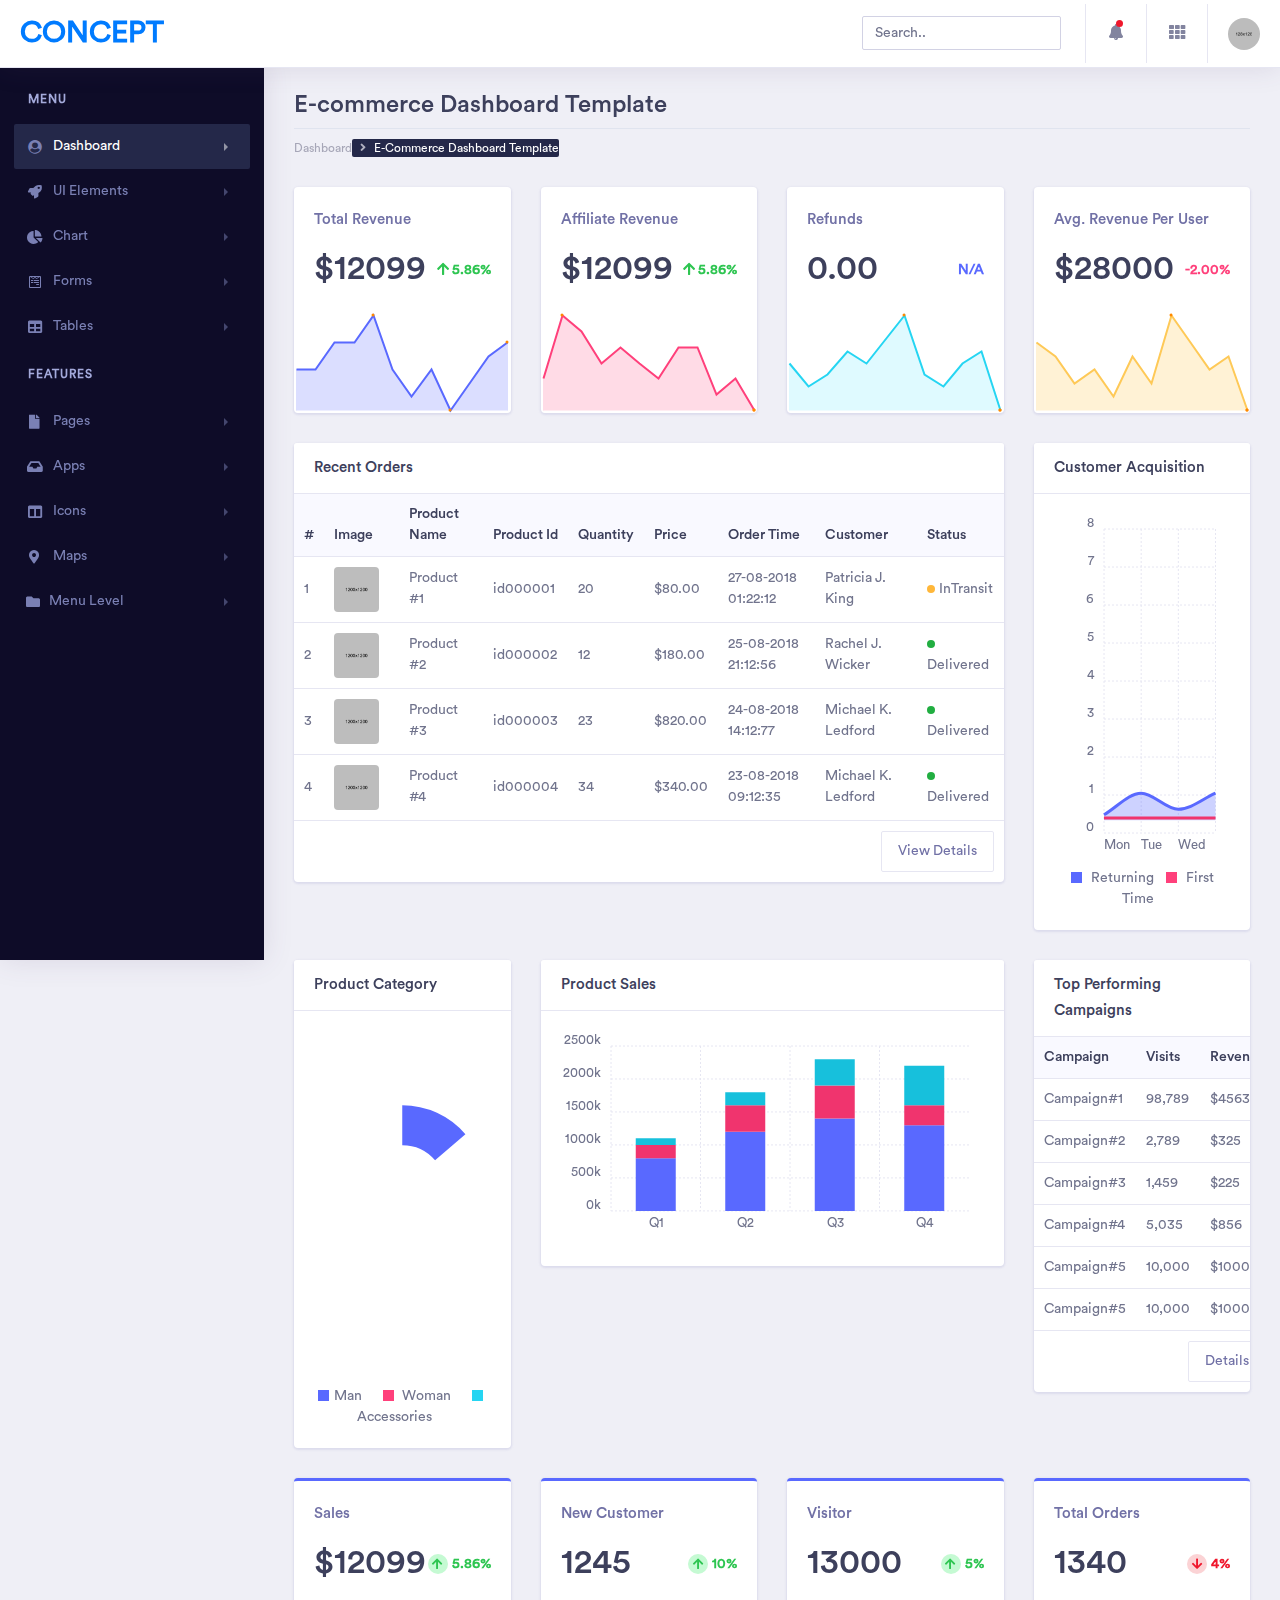
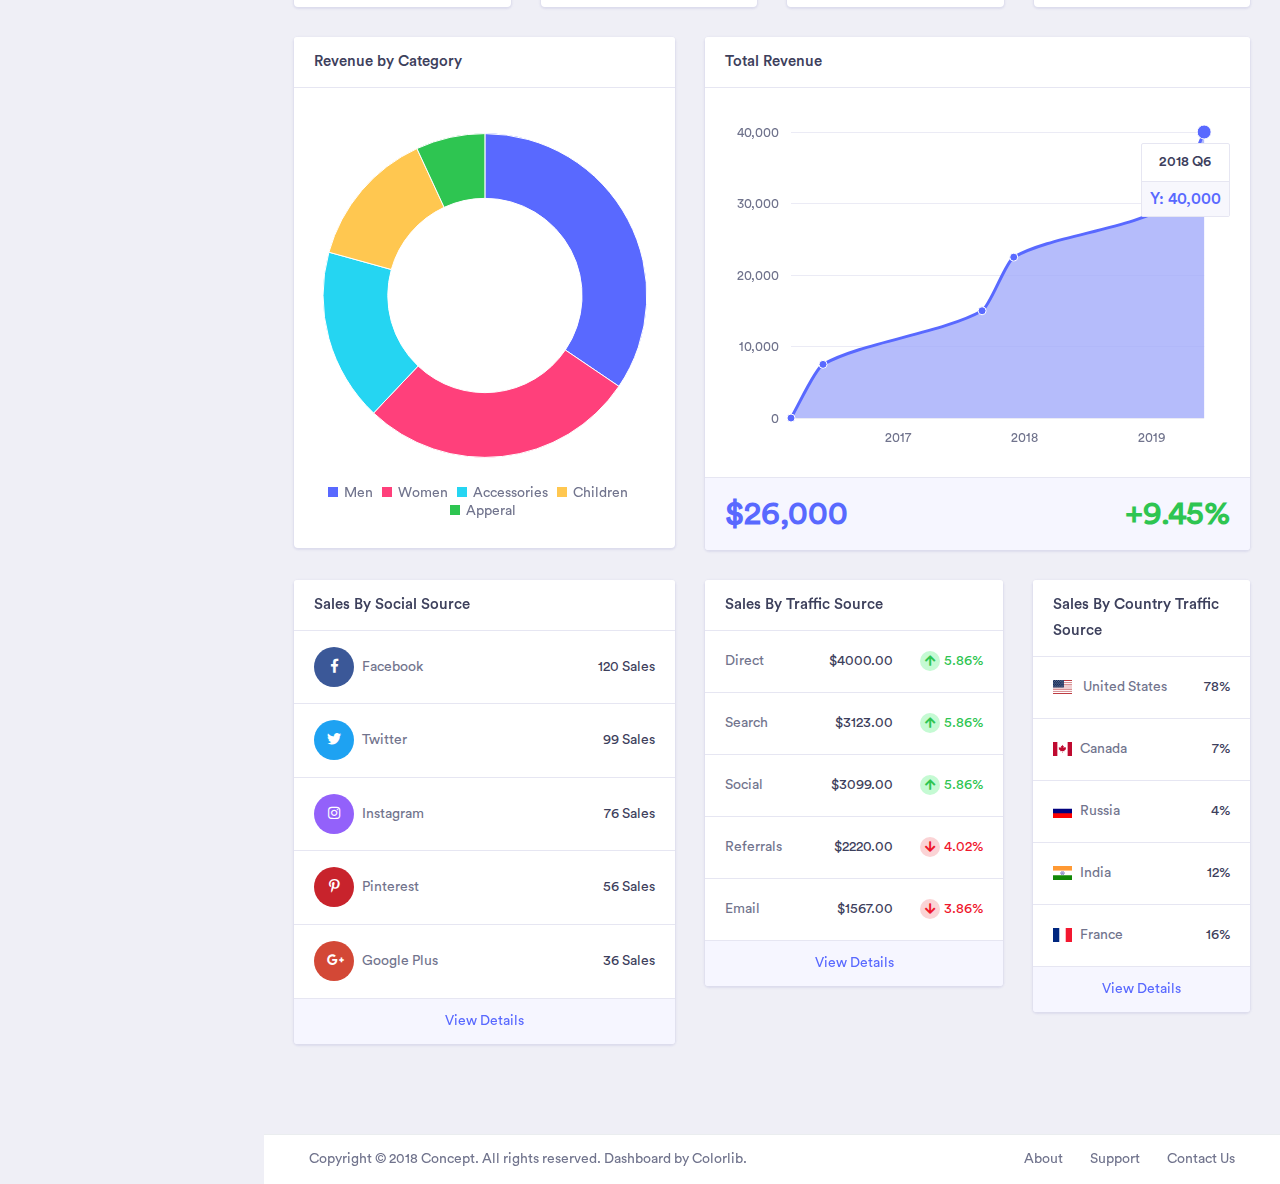
<file: eCom/concept-master/index.html>
<!doctype html>
<html lang="en">
 
<head>
    <!-- Required meta tags -->
    <meta charset="utf-8">
    <meta name="viewport" content="width=device-width, initial-scale=1, shrink-to-fit=no">
    <!-- Bootstrap CSS -->
    <link rel="stylesheet" href="assets/vendor/bootstrap/css/bootstrap.min.css">
    <link href="assets/vendor/fonts/circular-std/style.css" rel="stylesheet">
    <link rel="stylesheet" href="assets/libs/css/style.css">
    <link rel="stylesheet" href="assets/vendor/fonts/fontawesome/css/fontawesome-all.css">
    <link rel="stylesheet" href="assets/vendor/charts/chartist-bundle/chartist.css">
    <link rel="stylesheet" href="assets/vendor/charts/morris-bundle/morris.css">
    <link rel="stylesheet" href="assets/vendor/fonts/material-design-iconic-font/css/materialdesignicons.min.css">
    <link rel="stylesheet" href="assets/vendor/charts/c3charts/c3.css">
    <link rel="stylesheet" href="assets/vendor/fonts/flag-icon-css/flag-icon.min.css">
    <title>Concept - Bootstrap 4 Admin Dashboard Template</title>
</head>

<body>
    <!-- ============================================================== -->
    <!-- main wrapper -->
    <!-- ============================================================== -->
    <div class="dashboard-main-wrapper">
        <!-- ============================================================== -->
        <!-- navbar -->
        <!-- ============================================================== -->
        <div class="dashboard-header">
            <nav class="navbar navbar-expand-lg bg-white fixed-top">
                <a class="navbar-brand" href="index.html">Concept</a>
                <button class="navbar-toggler" type="button" data-toggle="collapse" data-target="#navbarSupportedContent" aria-controls="navbarSupportedContent" aria-expanded="false" aria-label="Toggle navigation">
                    <span class="navbar-toggler-icon"></span>
                </button>
                <div class="collapse navbar-collapse " id="navbarSupportedContent">
                    <ul class="navbar-nav ml-auto navbar-right-top">
                        <li class="nav-item">
                            <div id="custom-search" class="top-search-bar">
                                <input class="form-control" type="text" placeholder="Search..">
                            </div>
                        </li>
                        <li class="nav-item dropdown notification">
                            <a class="nav-link nav-icons" href="#" id="navbarDropdownMenuLink1" data-toggle="dropdown" aria-haspopup="true" aria-expanded="false"><i class="fas fa-fw fa-bell"></i> <span class="indicator"></span></a>
                            <ul class="dropdown-menu dropdown-menu-right notification-dropdown">
                                <li>
                                    <div class="notification-title"> Notification</div>
                                    <div class="notification-list">
                                        <div class="list-group">
                                            <a href="#" class="list-group-item list-group-item-action active">
                                                <div class="notification-info">
                                                    <div class="notification-list-user-img"><img src="assets/images/avatar-2.jpg" alt="" class="user-avatar-md rounded-circle"></div>
                                                    <div class="notification-list-user-block"><span class="notification-list-user-name">Jeremy Rakestraw</span>accepted your invitation to join the team.
                                                        <div class="notification-date">2 min ago</div>
                                                    </div>
                                                </div>
                                            </a>
                                            <a href="#" class="list-group-item list-group-item-action">
                                                <div class="notification-info">
                                                    <div class="notification-list-user-img"><img src="assets/images/avatar-3.jpg" alt="" class="user-avatar-md rounded-circle"></div>
                                                    <div class="notification-list-user-block"><span class="notification-list-user-name">John Abraham </span>is now following you
                                                        <div class="notification-date">2 days ago</div>
                                                    </div>
                                                </div>
                                            </a>
                                            <a href="#" class="list-group-item list-group-item-action">
                                                <div class="notification-info">
                                                    <div class="notification-list-user-img"><img src="assets/images/avatar-4.jpg" alt="" class="user-avatar-md rounded-circle"></div>
                                                    <div class="notification-list-user-block"><span class="notification-list-user-name">Monaan Pechi</span> is watching your main repository
                                                        <div class="notification-date">2 min ago</div>
                                                    </div>
                                                </div>
                                            </a>
                                            <a href="#" class="list-group-item list-group-item-action">
                                                <div class="notification-info">
                                                    <div class="notification-list-user-img"><img src="assets/images/avatar-5.jpg" alt="" class="user-avatar-md rounded-circle"></div>
                                                    <div class="notification-list-user-block"><span class="notification-list-user-name">Jessica Caruso</span>accepted your invitation to join the team.
                                                        <div class="notification-date">2 min ago</div>
                                                    </div>
                                                </div>
                                            </a>
                                        </div>
                                    </div>
                                </li>
                                <li>
                                    <div class="list-footer"> <a href="#">View all notifications</a></div>
                                </li>
                            </ul>
                        </li>
                        <li class="nav-item dropdown connection">
                            <a class="nav-link" href="#" id="navbarDropdown" role="button" data-toggle="dropdown" aria-haspopup="true" aria-expanded="false"> <i class="fas fa-fw fa-th"></i> </a>
                            <ul class="dropdown-menu dropdown-menu-right connection-dropdown">
                                <li class="connection-list">
                                    <div class="row">
                                        <div class="col-xl-4 col-lg-4 col-md-6 col-sm-12 col-12 ">
                                            <a href="#" class="connection-item"><img src="assets/images/github.png" alt="" > <span>Github</span></a>
                                        </div>
                                        <div class="col-xl-4 col-lg-4 col-md-6 col-sm-12 col-12 ">
                                            <a href="#" class="connection-item"><img src="assets/images/dribbble.png" alt="" > <span>Dribbble</span></a>
                                        </div>
                                        <div class="col-xl-4 col-lg-4 col-md-6 col-sm-12 col-12 ">
                                            <a href="#" class="connection-item"><img src="assets/images/dropbox.png" alt="" > <span>Dropbox</span></a>
                                        </div>
                                    </div>
                                    <div class="row">
                                        <div class="col-xl-4 col-lg-4 col-md-6 col-sm-12 col-12 ">
                                            <a href="#" class="connection-item"><img src="assets/images/bitbucket.png" alt=""> <span>Bitbucket</span></a>
                                        </div>
                                        <div class="col-xl-4 col-lg-4 col-md-6 col-sm-12 col-12 ">
                                            <a href="#" class="connection-item"><img src="assets/images/mail_chimp.png" alt="" ><span>Mail chimp</span></a>
                                        </div>
                                        <div class="col-xl-4 col-lg-4 col-md-6 col-sm-12 col-12 ">
                                            <a href="#" class="connection-item"><img src="assets/images/slack.png" alt="" > <span>Slack</span></a>
                                        </div>
                                    </div>
                                </li>
                                <li>
                                    <div class="conntection-footer"><a href="#">More</a></div>
                                </li>
                            </ul>
                        </li>
                        <li class="nav-item dropdown nav-user">
                            <a class="nav-link nav-user-img" href="#" id="navbarDropdownMenuLink2" data-toggle="dropdown" aria-haspopup="true" aria-expanded="false"><img src="assets/images/avatar-1.jpg" alt="" class="user-avatar-md rounded-circle"></a>
                            <div class="dropdown-menu dropdown-menu-right nav-user-dropdown" aria-labelledby="navbarDropdownMenuLink2">
                                <div class="nav-user-info">
                                    <h5 class="mb-0 text-white nav-user-name">John Abraham </h5>
                                    <span class="status"></span><span class="ml-2">Available</span>
                                </div>
                                <a class="dropdown-item" href="#"><i class="fas fa-user mr-2"></i>Account</a>
                                <a class="dropdown-item" href="#"><i class="fas fa-cog mr-2"></i>Setting</a>
                                <a class="dropdown-item" href="#"><i class="fas fa-power-off mr-2"></i>Logout</a>
                            </div>
                        </li>
                    </ul>
                </div>
            </nav>
        </div>
        <!-- ============================================================== -->
        <!-- end navbar -->
        <!-- ============================================================== -->
        <!-- ============================================================== -->
        <!-- left sidebar -->
        <!-- ============================================================== -->
        <div class="nav-left-sidebar sidebar-dark">
            <div class="menu-list">
                <nav class="navbar navbar-expand-lg navbar-light">
                    <a class="d-xl-none d-lg-none" href="#">Dashboard</a>
                    <button class="navbar-toggler" type="button" data-toggle="collapse" data-target="#navbarNav" aria-controls="navbarNav" aria-expanded="false" aria-label="Toggle navigation">
                        <span class="navbar-toggler-icon"></span>
                    </button>
                    <div class="collapse navbar-collapse" id="navbarNav">
                        <ul class="navbar-nav flex-column">
                            <li class="nav-divider">
                                Menu
                            </li>
                            <li class="nav-item ">
                                <a class="nav-link active" href="#" data-toggle="collapse" aria-expanded="false" data-target="#submenu-1" aria-controls="submenu-1"><i class="fa fa-fw fa-user-circle"></i>Dashboard <span class="badge badge-success">6</span></a>
                                <div id="submenu-1" class="collapse submenu" style="">
                                    <ul class="nav flex-column">
                                        <li class="nav-item">
                                            <a class="nav-link" href="#" data-toggle="collapse" aria-expanded="false" data-target="#submenu-1-2" aria-controls="submenu-1-2">E-Commerce</a>
                                            <div id="submenu-1-2" class="collapse submenu" style="">
                                                <ul class="nav flex-column">
                                                    <li class="nav-item">
                                                        <a class="nav-link" href="index.html">E Commerce Dashboard</a>
                                                    </li>
                                                    <li class="nav-item">
                                                        <a class="nav-link" href="ecommerce-product.html">Product List</a>
                                                    </li>
                                                    <li class="nav-item">
                                                        <a class="nav-link" href="ecommerce-product-single.html">Product Single</a>
                                                    </li>
                                                    <li class="nav-item">
                                                        <a class="nav-link" href="ecommerce-product-checkout.html">Product Checkout</a>
                                                    </li>
                                                </ul>
                                            </div>
                                        </li>
                                        <li class="nav-item">
                                            <a class="nav-link" href="dashboard-finance.html">Finance</a>
                                        </li>
                                        <li class="nav-item">
                                            <a class="nav-link" href="dashboard-sales.html">Sales</a>
                                        </li>
                                        <li class="nav-item">
                                            <a class="nav-link" href="#" data-toggle="collapse" aria-expanded="false" data-target="#submenu-1-1" aria-controls="submenu-1-1">Infulencer</a>
                                            <div id="submenu-1-1" class="collapse submenu" style="">
                                                <ul class="nav flex-column">
                                                    <li class="nav-item">
                                                        <a class="nav-link" href="dashboard-influencer.html">Influencer</a>
                                                    </li>
                                                    <li class="nav-item">
                                                        <a class="nav-link" href="influencer-finder.html">Influencer Finder</a>
                                                    </li>
                                                    <li class="nav-item">
                                                        <a class="nav-link" href="influencer-profile.html">Influencer Profile</a>
                                                    </li>
                                                </ul>
                                            </div>
                                        </li>
                                    </ul>
                                </div>
                            </li>
                            <li class="nav-item">
                                <a class="nav-link" href="#" data-toggle="collapse" aria-expanded="false" data-target="#submenu-2" aria-controls="submenu-2"><i class="fa fa-fw fa-rocket"></i>UI Elements</a>
                                <div id="submenu-2" class="collapse submenu" style="">
                                    <ul class="nav flex-column">
                                        <li class="nav-item">
                                            <a class="nav-link" href="pages/cards.html">Cards <span class="badge badge-secondary">New</span></a>
                                        </li>
                                        <li class="nav-item">
                                            <a class="nav-link" href="pages/general.html">General</a>
                                        </li>
                                        <li class="nav-item">
                                            <a class="nav-link" href="pages/carousel.html">Carousel</a>
                                        </li>
                                        <li class="nav-item">
                                            <a class="nav-link" href="pages/listgroup.html">List Group</a>
                                        </li>
                                        <li class="nav-item">
                                            <a class="nav-link" href="pages/typography.html">Typography</a>
                                        </li>
                                        <li class="nav-item">
                                            <a class="nav-link" href="pages/accordions.html">Accordions</a>
                                        </li>
                                        <li class="nav-item">
                                            <a class="nav-link" href="pages/tabs.html">Tabs</a>
                                        </li>
                                    </ul>
                                </div>
                            </li>
                            <li class="nav-item">
                                <a class="nav-link" href="#" data-toggle="collapse" aria-expanded="false" data-target="#submenu-3" aria-controls="submenu-3"><i class="fas fa-fw fa-chart-pie"></i>Chart</a>
                                <div id="submenu-3" class="collapse submenu" style="">
                                    <ul class="nav flex-column">
                                        <li class="nav-item">
                                            <a class="nav-link" href="pages/chart-c3.html">C3 Charts</a>
                                        </li>
                                        <li class="nav-item">
                                            <a class="nav-link" href="pages/chart-chartist.html">Chartist Charts</a>
                                        </li>
                                        <li class="nav-item">
                                            <a class="nav-link" href="pages/chart-charts.html">Chart</a>
                                        </li>
                                        <li class="nav-item">
                                            <a class="nav-link" href="pages/chart-morris.html">Morris</a>
                                        </li>
                                        <li class="nav-item">
                                            <a class="nav-link" href="pages/chart-sparkline.html">Sparkline</a>
                                        </li>
                                        <li class="nav-item">
                                            <a class="nav-link" href="pages/chart-gauge.html">Guage</a>
                                        </li>
                                    </ul>
                                </div>
                            </li>
                            <li class="nav-item ">
                                <a class="nav-link" href="#" data-toggle="collapse" aria-expanded="false" data-target="#submenu-4" aria-controls="submenu-4"><i class="fab fa-fw fa-wpforms"></i>Forms</a>
                                <div id="submenu-4" class="collapse submenu" style="">
                                    <ul class="nav flex-column">
                                        <li class="nav-item">
                                            <a class="nav-link" href="pages/form-elements.html">Form Elements</a>
                                        </li>
                                        <li class="nav-item">
                                            <a class="nav-link" href="pages/form-validation.html">Parsely Validations</a>
                                        </li>
                                        <li class="nav-item">
                                            <a class="nav-link" href="pages/multiselect.html">Multiselect</a>
                                        </li>
                                        <li class="nav-item">
                                            <a class="nav-link" href="pages/datepicker.html">Date Picker</a>
                                        </li>
                                        <li class="nav-item">
                                            <a class="nav-link" href="pages/bootstrap-select.html">Bootstrap Select</a>
                                        </li>
                                    </ul>
                                </div>
                            </li>
                            <li class="nav-item">
                                <a class="nav-link" href="#" data-toggle="collapse" aria-expanded="false" data-target="#submenu-5" aria-controls="submenu-5"><i class="fas fa-fw fa-table"></i>Tables</a>
                                <div id="submenu-5" class="collapse submenu" style="">
                                    <ul class="nav flex-column">
                                        <li class="nav-item">
                                            <a class="nav-link" href="pages/general-table.html">General Tables</a>
                                        </li>
                                        <li class="nav-item">
                                            <a class="nav-link" href="pages/data-tables.html">Data Tables</a>
                                        </li>
                                    </ul>
                                </div>
                            </li>
                            <li class="nav-divider">
                                Features
                            </li>
                            <li class="nav-item">
                                <a class="nav-link" href="#" data-toggle="collapse" aria-expanded="false" data-target="#submenu-6" aria-controls="submenu-6"><i class="fas fa-fw fa-file"></i> Pages </a>
                                <div id="submenu-6" class="collapse submenu" style="">
                                    <ul class="nav flex-column">
                                        <li class="nav-item">
                                            <a class="nav-link" href="pages/blank-page.html">Blank Page</a>
                                        </li>
                                        <li class="nav-item">
                                            <a class="nav-link" href="pages/blank-page-header.html">Blank Page Header</a>
                                        </li>
                                        <li class="nav-item">
                                            <a class="nav-link" href="pages/login.html">Login</a>
                                        </li>
                                        <li class="nav-item">
                                            <a class="nav-link" href="pages/404-page.html">404 page</a>
                                        </li>
                                        <li class="nav-item">
                                            <a class="nav-link" href="pages/sign-up.html">Sign up Page</a>
                                        </li>
                                        <li class="nav-item">
                                            <a class="nav-link" href="pages/forgot-password.html">Forgot Password</a>
                                        </li>
                                        <li class="nav-item">
                                            <a class="nav-link" href="pages/pricing.html">Pricing Tables</a>
                                        </li>
                                        <li class="nav-item">
                                            <a class="nav-link" href="pages/timeline.html">Timeline</a>
                                        </li>
                                        <li class="nav-item">
                                            <a class="nav-link" href="pages/calendar.html">Calendar</a>
                                        </li>
                                        <li class="nav-item">
                                            <a class="nav-link" href="pages/sortable-nestable-lists.html">Sortable/Nestable List</a>
                                        </li>
                                        <li class="nav-item">
                                            <a class="nav-link" href="pages/widgets.html">Widgets</a>
                                        </li>
                                        <li class="nav-item">
                                            <a class="nav-link" href="pages/media-object.html">Media Objects</a>
                                        </li>
                                        <li class="nav-item">
                                            <a class="nav-link" href="pages/cropper-image.html">Cropper</a>
                                        </li>
                                        <li class="nav-item">
                                            <a class="nav-link" href="pages/color-picker.html">Color Picker</a>
                                        </li>
                                    </ul>
                                </div>
                            </li>
                            <li class="nav-item">
                                <a class="nav-link" href="#" data-toggle="collapse" aria-expanded="false" data-target="#submenu-7" aria-controls="submenu-7"><i class="fas fa-fw fa-inbox"></i>Apps <span class="badge badge-secondary">New</span></a>
                                <div id="submenu-7" class="collapse submenu" style="">
                                    <ul class="nav flex-column">
                                        <li class="nav-item">
                                            <a class="nav-link" href="pages/inbox.html">Inbox</a>
                                        </li>
                                        <li class="nav-item">
                                            <a class="nav-link" href="pages/email-details.html">Email Detail</a>
                                        </li>
                                        <li class="nav-item">
                                            <a class="nav-link" href="pages/email-compose.html">Email Compose</a>
                                        </li>
                                        <li class="nav-item">
                                            <a class="nav-link" href="pages/message-chat.html">Message Chat</a>
                                        </li>
                                    </ul>
                                </div>
                            </li>
                            <li class="nav-item">
                                <a class="nav-link" href="#" data-toggle="collapse" aria-expanded="false" data-target="#submenu-8" aria-controls="submenu-8"><i class="fas fa-fw fa-columns"></i>Icons</a>
                                <div id="submenu-8" class="collapse submenu" style="">
                                    <ul class="nav flex-column">
                                        <li class="nav-item">
                                            <a class="nav-link" href="pages/icon-fontawesome.html">FontAwesome Icons</a>
                                        </li>
                                        <li class="nav-item">
                                            <a class="nav-link" href="pages/icon-material.html">Material Icons</a>
                                        </li>
                                        <li class="nav-item">
                                            <a class="nav-link" href="pages/icon-simple-lineicon.html">Simpleline Icon</a>
                                        </li>
                                        <li class="nav-item">
                                            <a class="nav-link" href="pages/icon-themify.html">Themify Icon</a>
                                        </li>
                                        <li class="nav-item">
                                            <a class="nav-link" href="pages/icon-flag.html">Flag Icons</a>
                                        </li>
                                        <li class="nav-item">
                                            <a class="nav-link" href="pages/icon-weather.html">Weather Icon</a>
                                        </li>
                                    </ul>
                                </div>
                            </li>
                            <li class="nav-item">
                                <a class="nav-link" href="#" data-toggle="collapse" aria-expanded="false" data-target="#submenu-9" aria-controls="submenu-9"><i class="fas fa-fw fa-map-marker-alt"></i>Maps</a>
                                <div id="submenu-9" class="collapse submenu" style="">
                                    <ul class="nav flex-column">
                                        <li class="nav-item">
                                            <a class="nav-link" href="pages/map-google.html">Google Maps</a>
                                        </li>
                                        <li class="nav-item">
                                            <a class="nav-link" href="pages/map-vector.html">Vector Maps</a>
                                        </li>
                                    </ul>
                                </div>
                            </li>
                            <li class="nav-item">
                                <a class="nav-link" href="#" data-toggle="collapse" aria-expanded="false" data-target="#submenu-10" aria-controls="submenu-10"><i class="fas fa-f fa-folder"></i>Menu Level</a>
                                <div id="submenu-10" class="collapse submenu" style="">
                                    <ul class="nav flex-column">
                                        <li class="nav-item">
                                            <a class="nav-link" href="#">Level 1</a>
                                        </li>
                                        <li class="nav-item">
                                            <a class="nav-link" href="#" data-toggle="collapse" aria-expanded="false" data-target="#submenu-11" aria-controls="submenu-11">Level 2</a>
                                            <div id="submenu-11" class="collapse submenu" style="">
                                                <ul class="nav flex-column">
                                                    <li class="nav-item">
                                                        <a class="nav-link" href="#">Level 1</a>
                                                    </li>
                                                    <li class="nav-item">
                                                        <a class="nav-link" href="#">Level 2</a>
                                                    </li>
                                                </ul>
                                            </div>
                                        </li>
                                        <li class="nav-item">
                                            <a class="nav-link" href="#">Level 3</a>
                                        </li>
                                    </ul>
                                </div>
                            </li>
                        </ul>
                    </div>
                </nav>
            </div>
        </div>
        <!-- ============================================================== -->
        <!-- end left sidebar -->
        <!-- ============================================================== -->
        <!-- ============================================================== -->
        <!-- wrapper  -->
        <!-- ============================================================== -->
        <div class="dashboard-wrapper">
            <div class="dashboard-ecommerce">
                <div class="container-fluid dashboard-content ">
                    <!-- ============================================================== -->
                    <!-- pageheader  -->
                    <!-- ============================================================== -->
                    <div class="row">
                        <div class="col-xl-12 col-lg-12 col-md-12 col-sm-12 col-12">
                            <div class="page-header">
                                <h2 class="pageheader-title">E-commerce Dashboard Template </h2>
                                <p class="pageheader-text">Nulla euismod urna eros, sit amet scelerisque torton lectus vel mauris facilisis faucibus at enim quis massa lobortis rutrum.</p>
                                <div class="page-breadcrumb">
                                    <nav aria-label="breadcrumb">
                                        <ol class="breadcrumb">
                                            <li class="breadcrumb-item"><a href="#" class="breadcrumb-link">Dashboard</a></li>
                                            <li class="breadcrumb-item active" aria-current="page">E-Commerce Dashboard Template</li>
                                        </ol>
                                    </nav>
                                </div>
                            </div>
                        </div>
                    </div>
                    <!-- ============================================================== -->
                    <!-- end pageheader  -->
                    <!-- ============================================================== -->
                    <div class="ecommerce-widget">

                        <div class="row">
                            <div class="col-xl-3 col-lg-6 col-md-6 col-sm-12 col-12">
                                <div class="card">
                                    <div class="card-body">
                                        <h5 class="text-muted">Total Revenue</h5>
                                        <div class="metric-value d-inline-block">
                                            <h1 class="mb-1">$12099</h1>
                                        </div>
                                        <div class="metric-label d-inline-block float-right text-success font-weight-bold">
                                            <span><i class="fa fa-fw fa-arrow-up"></i></span><span>5.86%</span>
                                        </div>
                                    </div>
                                    <div id="sparkline-revenue"></div>
                                </div>
                            </div>
                            <div class="col-xl-3 col-lg-6 col-md-6 col-sm-12 col-12">
                                <div class="card">
                                    <div class="card-body">
                                        <h5 class="text-muted">Affiliate Revenue</h5>
                                        <div class="metric-value d-inline-block">
                                            <h1 class="mb-1">$12099</h1>
                                        </div>
                                        <div class="metric-label d-inline-block float-right text-success font-weight-bold">
                                            <span><i class="fa fa-fw fa-arrow-up"></i></span><span>5.86%</span>
                                        </div>
                                    </div>
                                    <div id="sparkline-revenue2"></div>
                                </div>
                            </div>
                            <div class="col-xl-3 col-lg-6 col-md-6 col-sm-12 col-12">
                                <div class="card">
                                    <div class="card-body">
                                        <h5 class="text-muted">Refunds</h5>
                                        <div class="metric-value d-inline-block">
                                            <h1 class="mb-1">0.00</h1>
                                        </div>
                                        <div class="metric-label d-inline-block float-right text-primary font-weight-bold">
                                            <span>N/A</span>
                                        </div>
                                    </div>
                                    <div id="sparkline-revenue3"></div>
                                </div>
                            </div>
                            <div class="col-xl-3 col-lg-6 col-md-6 col-sm-12 col-12">
                                <div class="card">
                                    <div class="card-body">
                                        <h5 class="text-muted">Avg. Revenue Per User</h5>
                                        <div class="metric-value d-inline-block">
                                            <h1 class="mb-1">$28000</h1>
                                        </div>
                                        <div class="metric-label d-inline-block float-right text-secondary font-weight-bold">
                                            <span>-2.00%</span>
                                        </div>
                                    </div>
                                    <div id="sparkline-revenue4"></div>
                                </div>
                            </div>
                        </div>
                        <div class="row">
                            <!-- ============================================================== -->
                      
                            <!-- ============================================================== -->

                                          <!-- recent orders  -->
                            <!-- ============================================================== -->
                            <div class="col-xl-9 col-lg-12 col-md-6 col-sm-12 col-12">
                                <div class="card">
                                    <h5 class="card-header">Recent Orders</h5>
                                    <div class="card-body p-0">
                                        <div class="table-responsive">
                                            <table class="table">
                                                <thead class="bg-light">
                                                    <tr class="border-0">
                                                        <th class="border-0">#</th>
                                                        <th class="border-0">Image</th>
                                                        <th class="border-0">Product Name</th>
                                                        <th class="border-0">Product Id</th>
                                                        <th class="border-0">Quantity</th>
                                                        <th class="border-0">Price</th>
                                                        <th class="border-0">Order Time</th>
                                                        <th class="border-0">Customer</th>
                                                        <th class="border-0">Status</th>
                                                    </tr>
                                                </thead>
                                                <tbody>
                                                    <tr>
                                                        <td>1</td>
                                                        <td>
                                                            <div class="m-r-10"><img src="assets/images/product-pic.jpg" alt="user" class="rounded" width="45"></div>
                                                        </td>
                                                        <td>Product #1 </td>
                                                        <td>id000001 </td>
                                                        <td>20</td>
                                                        <td>$80.00</td>
                                                        <td>27-08-2018 01:22:12</td>
                                                        <td>Patricia J. King </td>
                                                        <td><span class="badge-dot badge-brand mr-1"></span>InTransit </td>
                                                    </tr>
                                                    <tr>
                                                        <td>2</td>
                                                        <td>
                                                            <div class="m-r-10"><img src="assets/images/product-pic-2.jpg" alt="user" class="rounded" width="45"></div>
                                                        </td>
                                                        <td>Product #2 </td>
                                                        <td>id000002 </td>
                                                        <td>12</td>
                                                        <td>$180.00</td>
                                                        <td>25-08-2018 21:12:56</td>
                                                        <td>Rachel J. Wicker </td>
                                                        <td><span class="badge-dot badge-success mr-1"></span>Delivered </td>
                                                    </tr>
                                                    <tr>
                                                        <td>3</td>
                                                        <td>
                                                            <div class="m-r-10"><img src="assets/images/product-pic-3.jpg" alt="user" class="rounded" width="45"></div>
                                                        </td>
                                                        <td>Product #3 </td>
                                                        <td>id000003 </td>
                                                        <td>23</td>
                                                        <td>$820.00</td>
                                                        <td>24-08-2018 14:12:77</td>
                                                        <td>Michael K. Ledford </td>
                                                        <td><span class="badge-dot badge-success mr-1"></span>Delivered </td>
                                                    </tr>
                                                    <tr>
                                                        <td>4</td>
                                                        <td>
                                                            <div class="m-r-10"><img src="assets/images/product-pic-4.jpg" alt="user" class="rounded" width="45"></div>
                                                        </td>
                                                        <td>Product #4 </td>
                                                        <td>id000004 </td>
                                                        <td>34</td>
                                                        <td>$340.00</td>
                                                        <td>23-08-2018 09:12:35</td>
                                                        <td>Michael K. Ledford </td>
                                                        <td><span class="badge-dot badge-success mr-1"></span>Delivered </td>
                                                    </tr>
                                                    <tr>
                                                        <td colspan="9"><a href="#" class="btn btn-outline-light float-right">View Details</a></td>
                                                    </tr>
                                                </tbody>
                                            </table>
                                        </div>
                                    </div>
                                </div>
                            </div>
                            <!-- ============================================================== -->
                            <!-- end recent orders  -->

    
                            <!-- ============================================================== -->
                            <!-- ============================================================== -->
                            <!-- customer acquistion  -->
                            <!-- ============================================================== -->
                            <div class="col-xl-3 col-lg-6 col-md-6 col-sm-12 col-12">
                                <div class="card">
                                    <h5 class="card-header">Customer Acquisition</h5>
                                    <div class="card-body">
                                        <div class="ct-chart ct-golden-section" style="height: 354px;"></div>
                                        <div class="text-center">
                                            <span class="legend-item mr-2">
                                                    <span class="fa-xs text-primary mr-1 legend-tile"><i class="fa fa-fw fa-square-full"></i></span>
                                            <span class="legend-text">Returning</span>
                                            </span>
                                            <span class="legend-item mr-2">

                                                    <span class="fa-xs text-secondary mr-1 legend-tile"><i class="fa fa-fw fa-square-full"></i></span>
                                            <span class="legend-text">First Time</span>
                                            </span>
                                        </div>
                                    </div>
                                </div>
                            </div>
                            <!-- ============================================================== -->
                            <!-- end customer acquistion  -->
                            <!-- ============================================================== -->
                        </div>
                        <div class="row">
                            <!-- ============================================================== -->
              				                        <!-- product category  -->
                            <!-- ============================================================== -->
                            <div class="col-xl-3 col-lg-6 col-md-6 col-sm-12 col-12">
                                <div class="card">
                                    <h5 class="card-header"> Product Category</h5>
                                    <div class="card-body">
                                        <div class="ct-chart-category ct-golden-section" style="height: 315px;"></div>
                                        <div class="text-center m-t-40">
                                            <span class="legend-item mr-3">
                                                    <span class="fa-xs text-primary mr-1 legend-tile"><i class="fa fa-fw fa-square-full "></i></span><span class="legend-text">Man</span>
                                            </span>
                                            <span class="legend-item mr-3">
                                                <span class="fa-xs text-secondary mr-1 legend-tile"><i class="fa fa-fw fa-square-full"></i></span>
                                            <span class="legend-text">Woman</span>
                                            </span>
                                            <span class="legend-item mr-3">
                                                <span class="fa-xs text-info mr-1 legend-tile"><i class="fa fa-fw fa-square-full"></i></span>
                                            <span class="legend-text">Accessories</span>
                                            </span>
                                        </div>
                                    </div>
                                </div>
                            </div>
                            <!-- ============================================================== -->
                            <!-- end product category  -->
                                   <!-- product sales  -->
                            <!-- ============================================================== -->
                            <div class="col-xl-6 col-lg-12 col-md-12 col-sm-12 col-12">
                                <div class="card">
                                    <div class="card-header">
                                        <!-- <div class="float-right">
                                                <select class="custom-select">
                                                    <option selected>Today</option>
                                                    <option value="1">Weekly</option>
                                                    <option value="2">Monthly</option>
                                                    <option value="3">Yearly</option>
                                                </select>
                                            </div> -->
                                        <h5 class="mb-0"> Product Sales</h5>
                                    </div>
                                    <div class="card-body">
                                        <div class="ct-chart-product ct-golden-section"></div>
                                    </div>
                                </div>
                            </div>
                            <!-- ============================================================== -->
                            <!-- end product sales  -->
                            <!-- ============================================================== -->
                            <div class="col-xl-3 col-lg-12 col-md-6 col-sm-12 col-12">
                                <!-- ============================================================== -->
                                <!-- top perfomimg  -->
                                <!-- ============================================================== -->
                                <div class="card">
                                    <h5 class="card-header">Top Performing Campaigns</h5>
                                    <div class="card-body p-0">
                                        <div class="table-responsive">
                                            <table class="table no-wrap p-table">
                                                <thead class="bg-light">
                                                    <tr class="border-0">
                                                        <th class="border-0">Campaign</th>
                                                        <th class="border-0">Visits</th>
                                                        <th class="border-0">Revenue</th>
                                                    </tr>
                                                </thead>
                                                <tbody>
                                                    <tr>
                                                        <td>Campaign#1</td>
                                                        <td>98,789 </td>
                                                        <td>$4563</td>
                                                    </tr>
                                                    <tr>
                                                        <td>Campaign#2</td>
                                                        <td>2,789 </td>
                                                        <td>$325</td>
                                                    </tr>
                                                    <tr>
                                                        <td>Campaign#3</td>
                                                        <td>1,459 </td>
                                                        <td>$225</td>
                                                    </tr>
                                                    <tr>
                                                        <td>Campaign#4</td>
                                                        <td>5,035 </td>
                                                        <td>$856</td>
                                                    </tr>
                                                    <tr>
                                                        <td>Campaign#5</td>
                                                        <td>10,000 </td>
                                                        <td>$1000</td>
                                                    </tr>
                                                    <tr>
                                                        <td>Campaign#5</td>
                                                        <td>10,000 </td>
                                                        <td>$1000</td>
                                                    </tr>
                                                    <tr>
                                                        <td colspan="3">
                                                            <a href="#" class="btn btn-outline-light float-right">Details</a>
                                                        </td>
                                                    </tr>
                                                </tbody>
                                            </table>
                                        </div>
                                    </div>
                                </div>
                                <!-- ============================================================== -->
                                <!-- end top perfomimg  -->
                                <!-- ============================================================== -->
                            </div>
                        </div>

                        <div class="row">
                            <!-- ============================================================== -->
                            <!-- sales  -->
                            <!-- ============================================================== -->
                            <div class="col-xl-3 col-lg-3 col-md-6 col-sm-12 col-12">
                                <div class="card border-3 border-top border-top-primary">
                                    <div class="card-body">
                                        <h5 class="text-muted">Sales</h5>
                                        <div class="metric-value d-inline-block">
                                            <h1 class="mb-1">$12099</h1>
                                        </div>
                                        <div class="metric-label d-inline-block float-right text-success font-weight-bold">
                                            <span class="icon-circle-small icon-box-xs text-success bg-success-light"><i class="fa fa-fw fa-arrow-up"></i></span><span class="ml-1">5.86%</span>
                                        </div>
                                    </div>
                                </div>
                            </div>
                            <!-- ============================================================== -->
                            <!-- end sales  -->
                            <!-- ============================================================== -->
                            <!-- ============================================================== -->
                            <!-- new customer  -->
                            <!-- ============================================================== -->
                            <div class="col-xl-3 col-lg-3 col-md-6 col-sm-12 col-12">
                                <div class="card border-3 border-top border-top-primary">
                                    <div class="card-body">
                                        <h5 class="text-muted">New Customer</h5>
                                        <div class="metric-value d-inline-block">
                                            <h1 class="mb-1">1245</h1>
                                        </div>
                                        <div class="metric-label d-inline-block float-right text-success font-weight-bold">
                                            <span class="icon-circle-small icon-box-xs text-success bg-success-light"><i class="fa fa-fw fa-arrow-up"></i></span><span class="ml-1">10%</span>
                                        </div>
                                    </div>
                                </div>
                            </div>
                            <!-- ============================================================== -->
                            <!-- end new customer  -->
                            <!-- ============================================================== -->
                            <!-- ============================================================== -->
                            <!-- visitor  -->
                            <!-- ============================================================== -->
                            <div class="col-xl-3 col-lg-3 col-md-6 col-sm-12 col-12">
                                <div class="card border-3 border-top border-top-primary">
                                    <div class="card-body">
                                        <h5 class="text-muted">Visitor</h5>
                                        <div class="metric-value d-inline-block">
                                            <h1 class="mb-1">13000</h1>
                                        </div>
                                        <div class="metric-label d-inline-block float-right text-success font-weight-bold">
                                            <span class="icon-circle-small icon-box-xs text-success bg-success-light"><i class="fa fa-fw fa-arrow-up"></i></span><span class="ml-1">5%</span>
                                        </div>
                                    </div>
                                </div>
                            </div>
                            <!-- ============================================================== -->
                            <!-- end visitor  -->
                            <!-- ============================================================== -->
                            <!-- ============================================================== -->
                            <!-- total orders  -->
                            <!-- ============================================================== -->
                            <div class="col-xl-3 col-lg-3 col-md-6 col-sm-12 col-12">
                                <div class="card border-3 border-top border-top-primary">
                                    <div class="card-body">
                                        <h5 class="text-muted">Total Orders</h5>
                                        <div class="metric-value d-inline-block">
                                            <h1 class="mb-1">1340</h1>
                                        </div>
                                        <div class="metric-label d-inline-block float-right text-danger font-weight-bold">
                                            <span class="icon-circle-small icon-box-xs text-danger bg-danger-light bg-danger-light "><i class="fa fa-fw fa-arrow-down"></i></span><span class="ml-1">4%</span>
                                        </div>
                                    </div>
                                </div>
                            </div>
                            <!-- ============================================================== -->
                            <!-- end total orders  -->
                            <!-- ============================================================== -->
                        </div>
                        <div class="row">
                            <!-- ============================================================== -->
                            <!-- total revenue  -->
                            <!-- ============================================================== -->
  
                            
                            <!-- ============================================================== -->
                            <!-- ============================================================== -->
                            <!-- category revenue  -->
                            <!-- ============================================================== -->
                            <div class="col-xl-5 col-lg-5 col-md-12 col-sm-12 col-12">
                                <div class="card">
                                    <h5 class="card-header">Revenue by Category</h5>
                                    <div class="card-body">
                                        <div id="c3chart_category" style="height: 420px;"></div>
                                    </div>
                                </div>
                            </div>
                            <!-- ============================================================== -->
                            <!-- end category revenue  -->
                            <!-- ============================================================== -->

                            <div class="col-xl-7 col-lg-7 col-md-12 col-sm-12 col-12">
                                <div class="card">
                                    <h5 class="card-header"> Total Revenue</h5>
                                    <div class="card-body">
                                        <div id="morris_totalrevenue"></div>
                                    </div>
                                    <div class="card-footer">
                                        <p class="display-7 font-weight-bold"><span class="text-primary d-inline-block">$26,000</span><span class="text-success float-right">+9.45%</span></p>
                                    </div>
                                </div>
                            </div>
                        </div>
                        <div class="row">
                            <div class="col-xl-5 col-lg-6 col-md-6 col-sm-12 col-12">
                                <!-- ============================================================== -->
                                <!-- social source  -->
                                <!-- ============================================================== -->
                                <div class="card">
                                    <h5 class="card-header"> Sales By Social Source</h5>
                                    <div class="card-body p-0">
                                        <ul class="social-sales list-group list-group-flush">
                                            <li class="list-group-item social-sales-content"><span class="social-sales-icon-circle facebook-bgcolor mr-2"><i class="fab fa-facebook-f"></i></span><span class="social-sales-name">Facebook</span><span class="social-sales-count text-dark">120 Sales</span>
                                            </li>
                                            <li class="list-group-item social-sales-content"><span class="social-sales-icon-circle twitter-bgcolor mr-2"><i class="fab fa-twitter"></i></span><span class="social-sales-name">Twitter</span><span class="social-sales-count text-dark">99 Sales</span>
                                            </li>
                                            <li class="list-group-item social-sales-content"><span class="social-sales-icon-circle instagram-bgcolor mr-2"><i class="fab fa-instagram"></i></span><span class="social-sales-name">Instagram</span><span class="social-sales-count text-dark">76 Sales</span>
                                            </li>
                                            <li class="list-group-item social-sales-content"><span class="social-sales-icon-circle pinterest-bgcolor mr-2"><i class="fab fa-pinterest-p"></i></span><span class="social-sales-name">Pinterest</span><span class="social-sales-count text-dark">56 Sales</span>
                                            </li>
                                            <li class="list-group-item social-sales-content"><span class="social-sales-icon-circle googleplus-bgcolor mr-2"><i class="fab fa-google-plus-g"></i></span><span class="social-sales-name">Google Plus</span><span class="social-sales-count text-dark">36 Sales</span>
                                            </li>
                                        </ul>
                                    </div>
                                    <div class="card-footer text-center">
                                        <a href="#" class="btn-primary-link">View Details</a>
                                    </div>
                                </div>
                                <!-- ============================================================== -->
                                <!-- end social source  -->
                                <!-- ============================================================== -->
                            </div>
                            <div class="col-xl-4 col-lg-6 col-md-6 col-sm-12 col-12">
                                <!-- ============================================================== -->
                                <!-- sales traffice source  -->
                                <!-- ============================================================== -->
                                <div class="card">
                                    <h5 class="card-header"> Sales By Traffic Source</h5>
                                    <div class="card-body p-0">
                                        <ul class="traffic-sales list-group list-group-flush">
                                            <li class="traffic-sales-content list-group-item "><span class="traffic-sales-name">Direct</span><span class="traffic-sales-amount">$4000.00  <span class="icon-circle-small icon-box-xs text-success ml-4 bg-success-light"><i class="fa fa-fw fa-arrow-up"></i></span><span class="ml-1 text-success">5.86%</span></span>
                                            </li>
                                            <li class="traffic-sales-content list-group-item"><span class="traffic-sales-name">Search<span class="traffic-sales-amount">$3123.00  <span class="icon-circle-small icon-box-xs text-success ml-4 bg-success-light"><i class="fa fa-fw fa-arrow-up"></i></span><span class="ml-1 text-success">5.86%</span></span>
                                                </span>
                                            </li>
                                            <li class="traffic-sales-content list-group-item"><span class="traffic-sales-name">Social<span class="traffic-sales-amount ">$3099.00  <span class="icon-circle-small icon-box-xs text-success ml-4 bg-success-light"><i class="fa fa-fw fa-arrow-up"></i></span><span class="ml-1 text-success">5.86%</span></span>
                                                </span>
                                            </li>
                                            <li class="traffic-sales-content list-group-item"><span class="traffic-sales-name">Referrals<span class="traffic-sales-amount ">$2220.00   <span class="icon-circle-small icon-box-xs text-danger ml-4 bg-danger-light"><i class="fa fa-fw fa-arrow-down"></i></span><span class="ml-1 text-danger">4.02%</span></span>
                                                </span>
                                            </li>
                                            <li class="traffic-sales-content list-group-item "><span class="traffic-sales-name">Email<span class="traffic-sales-amount">$1567.00   <span class="icon-circle-small icon-box-xs text-danger ml-4 bg-danger-light"><i class="fa fa-fw fa-arrow-down"></i></span><span class="ml-1 text-danger">3.86%</span></span>
                                                </span>
                                            </li>
                                        </ul>
                                    </div>
                                    <div class="card-footer text-center">
                                        <a href="#" class="btn-primary-link">View Details</a>
                                    </div>
                                </div>
                            </div>
                            <!-- ============================================================== -->
                            <!-- end sales traffice source  -->
                            <!-- ============================================================== -->
                            <!-- ============================================================== -->
                            <!-- sales traffic country source  -->
                            <!-- ============================================================== -->
                            <div class="col-xl-3 col-lg-12 col-md-6 col-sm-12 col-12">
                                <div class="card">
                                    <h5 class="card-header">Sales By Country Traffic Source</h5>
                                    <div class="card-body p-0">
                                        <ul class="country-sales list-group list-group-flush">
                                            <li class="country-sales-content list-group-item"><span class="mr-2"><i class="flag-icon flag-icon-us" title="us" id="us"></i> </span>
                                                <span class="">United States</span><span class="float-right text-dark">78%</span>
                                            </li>
                                            <li class="list-group-item country-sales-content"><span class="mr-2"><i class="flag-icon flag-icon-ca" title="ca" id="ca"></i></span><span class="">Canada</span><span class="float-right text-dark">7%</span>
                                            </li>
                                            <li class="list-group-item country-sales-content"><span class="mr-2"><i class="flag-icon flag-icon-ru" title="ru" id="ru"></i></span><span class="">Russia</span><span class="float-right text-dark">4%</span>
                                            </li>
                                            <li class="list-group-item country-sales-content"><span class=" mr-2"><i class="flag-icon flag-icon-in" title="in" id="in"></i></span><span class="">India</span><span class="float-right text-dark">12%</span>
                                            </li>
                                            <li class="list-group-item country-sales-content"><span class=" mr-2"><i class="flag-icon flag-icon-fr" title="fr" id="fr"></i></span><span class="">France</span><span class="float-right text-dark">16%</span>
                                            </li>
                                        </ul>
                                    </div>
                                    <div class="card-footer text-center">
                                        <a href="#" class="btn-primary-link">View Details</a>
                                    </div>
                                </div>
                            </div>
                            <!-- ============================================================== -->
                            <!-- end sales traffice country source  -->
                            <!-- ============================================================== -->
                        </div>
                    </div>
                </div>
            </div>
            <!-- ============================================================== -->
            <!-- footer -->
            <!-- ============================================================== -->
            <div class="footer">
                <div class="container-fluid">
                    <div class="row">
                        <div class="col-xl-6 col-lg-6 col-md-6 col-sm-12 col-12">
                             Copyright © 2018 Concept. All rights reserved. Dashboard by <a href="https://colorlib.com/wp/">Colorlib</a>.
                        </div>
                        <div class="col-xl-6 col-lg-6 col-md-6 col-sm-12 col-12">
                            <div class="text-md-right footer-links d-none d-sm-block">
                                <a href="javascript: void(0);">About</a>
                                <a href="javascript: void(0);">Support</a>
                                <a href="javascript: void(0);">Contact Us</a>
                            </div>
                        </div>
                    </div>
                </div>
            </div>
            <!-- ============================================================== -->
            <!-- end footer -->
            <!-- ============================================================== -->
        </div>
        <!-- ============================================================== -->
        <!-- end wrapper  -->
        <!-- ============================================================== -->
    </div>
    <!-- ============================================================== -->
    <!-- end main wrapper  -->
    <!-- ============================================================== -->
    <!-- Optional JavaScript -->
    <!-- jquery 3.3.1 -->
    <script src="assets/vendor/jquery/jquery-3.3.1.min.js"></script>
    <!-- bootstap bundle js -->
    <script src="assets/vendor/bootstrap/js/bootstrap.bundle.js"></script>
    <!-- slimscroll js -->
    <script src="assets/vendor/slimscroll/jquery.slimscroll.js"></script>
    <!-- main js -->
    <script src="assets/libs/js/main-js.js"></script>
    <!-- chart chartist js -->
    <script src="assets/vendor/charts/chartist-bundle/chartist.min.js"></script>
    <!-- sparkline js -->
    <script src="assets/vendor/charts/sparkline/jquery.sparkline.js"></script>
    <!-- morris js -->
    <script src="assets/vendor/charts/morris-bundle/raphael.min.js"></script>
    <script src="assets/vendor/charts/morris-bundle/morris.js"></script>
    <!-- chart c3 js -->
    <script src="assets/vendor/charts/c3charts/c3.min.js"></script>
    <script src="assets/vendor/charts/c3charts/d3-5.4.0.min.js"></script>
    <script src="assets/vendor/charts/c3charts/C3chartjs.js"></script>
    <script src="assets/libs/js/dashboard-ecommerce.js"></script>
</body>
 
</html>
</file>
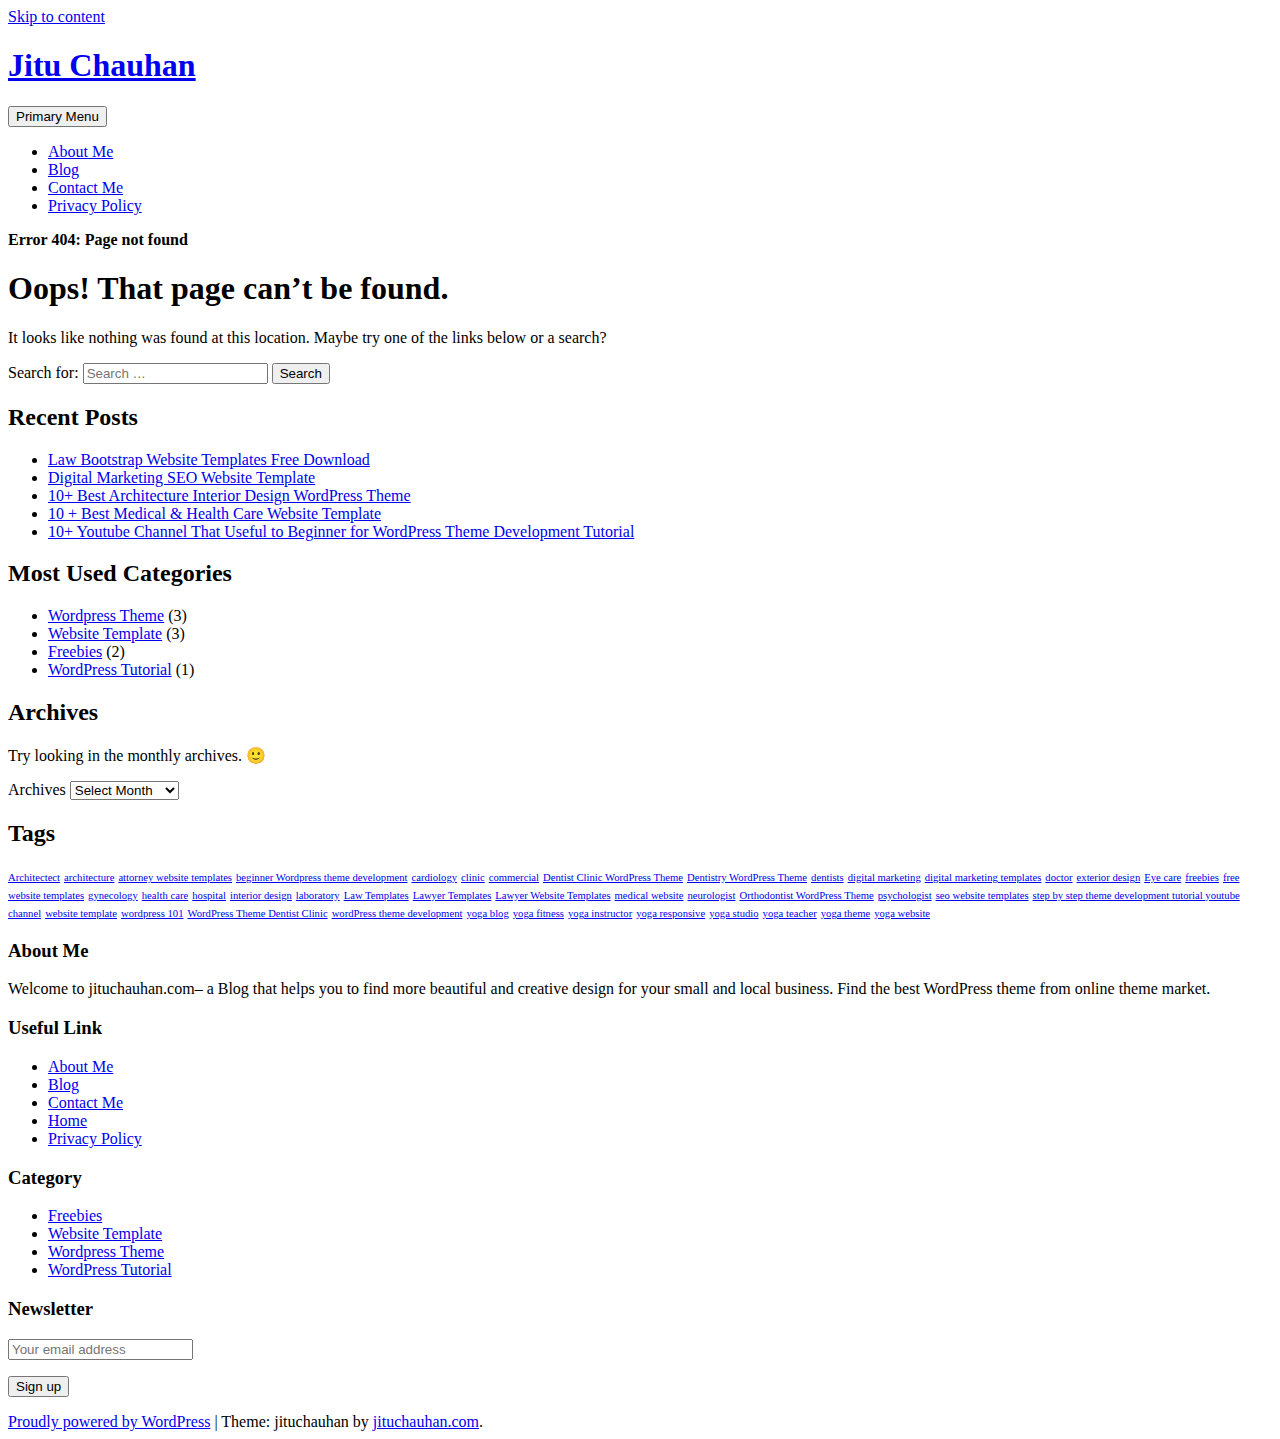
<file: eCom/concept-master/pages/index.html>
<!DOCTYPE html>
    <html lang="en-US" prefix="og: http://ogp.me/ns#">

    <head>
    	
   
        <meta name="google-site-verification" content="4KqxXLPDRgArLiUh4ZFZ0BLFW6n7QN0jibkjD7lBNMg" />
        <meta charset="UTF-8">
        <meta name="viewport" content="width=device-width, initial-scale=1">
        <link rel="profile" href="http://gmpg.org/xfn/11">
        <link href="https://fonts.googleapis.com/css?family=Open+Sans:300,400,400i,600,600i,700,700i,800" rel="stylesheet">
        <title>Concept - Bootstrap 4 Admin Dashboard Template</title>

 
<meta name="robots" content="noindex,follow"/>
<meta property="og:locale" content="en_US" />
<meta property="og:type" content="object" />
<meta property="og:title" content="Page not found - Jitu Chauhan" />
<meta property="og:site_name" content="Jitu Chauhan" />
<meta name="twitter:card" content="summary" />
<meta name="twitter:title" content="Page not found - Jitu Chauhan" />
<script type='application/ld+json'>{"@context":"https:\/\/schema.org","@type":"Person","url":"https:\/\/jituchauhan.com\/","sameAs":[],"@id":"#person","name":"Jitu Chauhan"}</script>
<script type='application/ld+json'>{"@context":"https:\/\/schema.org","@type":"BreadcrumbList","itemListElement":[{"@type":"ListItem","position":1,"item":{"@id":"https:\/\/jituchauhan.com\/","name":"Home"}},{"@type":"ListItem","position":2,"item":{"@id":null,"name":"Error 404: Page not found"}}]}</script>
<!-- / Yoast SEO plugin. -->

<link rel='dns-prefetch' href='//maxcdn.bootstrapcdn.com' />
<link rel='dns-prefetch' href='//s.w.org' />
<link rel="alternate" type="application/rss+xml" title="Jitu Chauhan &raquo; Feed" href="https://jituchauhan.com/feed/" />
<link rel="alternate" type="application/rss+xml" title="Jitu Chauhan &raquo; Comments Feed" href="https://jituchauhan.com/comments/feed/" />
		<script type="text/javascript">
			window._wpemojiSettings = {"baseUrl":"https:\/\/s.w.org\/images\/core\/emoji\/11\/72x72\/","ext":".png","svgUrl":"https:\/\/s.w.org\/images\/core\/emoji\/11\/svg\/","svgExt":".svg","source":{"concatemoji":"https:\/\/jituchauhan.com\/wp-includes\/js\/wp-emoji-release.min.js?ver=4.9.8"}};
			!function(a,b,c){function d(a,b){var c=String.fromCharCode;l.clearRect(0,0,k.width,k.height),l.fillText(c.apply(this,a),0,0);var d=k.toDataURL();l.clearRect(0,0,k.width,k.height),l.fillText(c.apply(this,b),0,0);var e=k.toDataURL();return d===e}function e(a){var b;if(!l||!l.fillText)return!1;switch(l.textBaseline="top",l.font="600 32px Arial",a){case"flag":return!(b=d([55356,56826,55356,56819],[55356,56826,8203,55356,56819]))&&(b=d([55356,57332,56128,56423,56128,56418,56128,56421,56128,56430,56128,56423,56128,56447],[55356,57332,8203,56128,56423,8203,56128,56418,8203,56128,56421,8203,56128,56430,8203,56128,56423,8203,56128,56447]),!b);case"emoji":return b=d([55358,56760,9792,65039],[55358,56760,8203,9792,65039]),!b}return!1}function f(a){var c=b.createElement("script");c.src=a,c.defer=c.type="text/javascript",b.getElementsByTagName("head")[0].appendChild(c)}var g,h,i,j,k=b.createElement("canvas"),l=k.getContext&&k.getContext("2d");for(j=Array("flag","emoji"),c.supports={everything:!0,everythingExceptFlag:!0},i=0;i<j.length;i++)c.supports[j[i]]=e(j[i]),c.supports.everything=c.supports.everything&&c.supports[j[i]],"flag"!==j[i]&&(c.supports.everythingExceptFlag=c.supports.everythingExceptFlag&&c.supports[j[i]]);c.supports.everythingExceptFlag=c.supports.everythingExceptFlag&&!c.supports.flag,c.DOMReady=!1,c.readyCallback=function(){c.DOMReady=!0},c.supports.everything||(h=function(){c.readyCallback()},b.addEventListener?(b.addEventListener("DOMContentLoaded",h,!1),a.addEventListener("load",h,!1)):(a.attachEvent("onload",h),b.attachEvent("onreadystatechange",function(){"complete"===b.readyState&&c.readyCallback()})),g=c.source||{},g.concatemoji?f(g.concatemoji):g.wpemoji&&g.twemoji&&(f(g.twemoji),f(g.wpemoji)))}(window,document,window._wpemojiSettings);
		</script>
		<style type="text/css">
img.wp-smiley,
img.emoji {
	display: inline !important;
	border: none !important;
	box-shadow: none !important;
	height: 1em !important;
	width: 1em !important;
	margin: 0 .07em !important;
	vertical-align: -0.1em !important;
	background: none !important;
	padding: 0 !important;
}
</style>
<link rel='stylesheet' id='contact-form-7-css'  href='https://jituchauhan.com/wp-content/plugins/contact-form-7/includes/css/styles.css?ver=5.0.3' type='text/css' media='all' />
<link rel='stylesheet' id='bootstrap-css'  href='https://jituchauhan.com/wp-content/themes/jituchauhan/css/bootstrap.min.css?ver=3.3.7' type='text/css' media='all' />
<link rel='stylesheet' id='jituchauhan-style-css'  href='https://jituchauhan.com/wp-content/themes/jituchauhan/style.css?ver=4.9.8' type='text/css' media='all' />
<link rel='stylesheet' id='wpb-fa-css'  href='https://maxcdn.bootstrapcdn.com/font-awesome/4.4.0/css/font-awesome.min.css?ver=4.9.8' type='text/css' media='all' />
<link rel='stylesheet' id='addtoany-css'  href='https://jituchauhan.com/wp-content/plugins/add-to-any/addtoany.min.css?ver=1.14' type='text/css' media='all' />
<style id='addtoany-inline-css' type='text/css'>
@media screen and (min-width:981px){
.a2a_floating_style.a2a_default_style{display:none;}
}
</style>
<script type='text/javascript' src='https://jituchauhan.com/wp-includes/js/jquery/jquery.js?ver=1.12.4'></script>
<script type='text/javascript' src='https://jituchauhan.com/wp-includes/js/jquery/jquery-migrate.min.js?ver=1.4.1'></script>
<script type='text/javascript' src='https://jituchauhan.com/wp-content/plugins/add-to-any/addtoany.min.js?ver=1.0'></script>
<link rel='https://api.w.org/' href='https://jituchauhan.com/wp-json/' />
<link rel="EditURI" type="application/rsd+xml" title="RSD" href="https://jituchauhan.com/xmlrpc.php?rsd" />
<link rel="wlwmanifest" type="application/wlwmanifest+xml" href="https://jituchauhan.com/wp-includes/wlwmanifest.xml" /> 
<meta name="generator" content="WordPress 4.9.8" />

<script data-cfasync="false">
window.a2a_config=window.a2a_config||{};a2a_config.callbacks=[];a2a_config.overlays=[];a2a_config.templates={};
a2a_config.icon_color="unset,#ffffff";
(function(d,s,a,b){a=d.createElement(s);b=d.getElementsByTagName(s)[0];a.async=1;a.src="https://static.addtoany.com/menu/page.js";b.parentNode.insertBefore(a,b);})(document,"script");
</script>
	<script>
		  (function(i,s,o,g,r,a,m){i['GoogleAnalyticsObject']=r;i[r]=i[r]||function(){
		  (i[r].q=i[r].q||[]).push(arguments)},i[r].l=1*new Date();a=s.createElement(o),
		  m=s.getElementsByTagName(o)[0];a.async=1;a.src=g;m.parentNode.insertBefore(a,m)
		  })(window,document,'script','https://www.google-analytics.com/analytics.js','ga');
		
		  ga('create', 'UA-92805225-1', 'auto');
		  ga('send', 'pageview');

	</script>
        
        


    <link rel="stylesheet" type="text/css" href="http://jituchauhan.com/wp-content/plugins/template-help-featured-templates/css/style.css" />
    <link rel="stylesheet" type="text/css" href="http://jituchauhan.com/wp-content/plugins/template-help-featured-templates/css/preview.css" />
    <script type="text/javascript">
        function html_entity_decode(str) {
            var ta = document.createElement("textarea");
            ta.innerHTML=str.replace(/</g,"&lt;").replace(/>/g,"&gt;");
            toReturn = ta.value;
            ta = null;
            return toReturn
        }
    </script>
    <link rel="icon" href="https://jituchauhan.com/wp-content/uploads/2017/07/cropped-jituchauhan-32x32.png" sizes="32x32" />
<link rel="icon" href="https://jituchauhan.com/wp-content/uploads/2017/07/cropped-jituchauhan-192x192.png" sizes="192x192" />
<link rel="apple-touch-icon-precomposed" href="https://jituchauhan.com/wp-content/uploads/2017/07/cropped-jituchauhan-180x180.png" />
<meta name="msapplication-TileImage" content="https://jituchauhan.com/wp-content/uploads/2017/07/cropped-jituchauhan-270x270.png" />
		<!-- Google AdSense Ad --->
		<script async src="//pagead2.googlesyndication.com/pagead/js/adsbygoogle.js"></script>
<script>
  (adsbygoogle = window.adsbygoogle || []).push({
    google_ad_client: "ca-pub-2256645353903872",
    enable_page_level_ads: true
  });
</script>
    </head>

    <body class="error404 wp-custom-logo hfeed">
    	
        <div id="page" class="site">
            <div class="header">
                <div class="container">
                <div class="row">
                        <a class="skip-link screen-reader-text" href="#content">
                            Skip to content                        </a>
                        <header id="masthead" class="site-header" role="banner">
                        
                        	
                            <div class="col-md-4">
                                <div class="site-branding">
                                	
                                                                            <h1 class="site-title"><a href="https://jituchauhan.com/" rel="home">Jitu Chauhan</a></h1>
                                                                        </div>
                                <!-- .site-branding -->
                            </div>
                            <div class="col-md-8">
                                <nav id="site-navigation" class="main-navigation" role="navigation">
                                    <button class="menu-toggle" aria-controls="primary-menu" aria-expanded="false">
                                        Primary Menu                                    </button>
                                    <div class="menu-primary-menu-container"><ul id="primary-menu" class="menu"><li id="menu-item-7" class="menu-item menu-item-type-post_type menu-item-object-page menu-item-7"><a href="https://jituchauhan.com/about-me/">About Me</a></li>
<li id="menu-item-403" class="menu-item menu-item-type-post_type menu-item-object-page menu-item-403"><a href="https://jituchauhan.com/blog/">Blog</a></li>
<li id="menu-item-176" class="menu-item menu-item-type-post_type menu-item-object-page menu-item-176"><a href="https://jituchauhan.com/contact-me/">Contact Me</a></li>
<li id="menu-item-359" class="menu-item menu-item-type-post_type menu-item-object-page menu-item-359"><a href="https://jituchauhan.com/privacy-policy/">Privacy Policy</a></li>
</ul></div>                                </nav>
                                <!-- #site-navigation -->
                            </div>
                        </header>
                        <!-- #masthead -->
                    </div>
            </div>
            </div>

			<div class="container"><div class="row"><div class="col-md-12"><p id="breadcrumbs" class="breadcrumbs"><span><strong class="breadcrumb_last">Error 404: Page not found</strong></span></span></p></div></div></div>

            <div class="wrapper">
                <div class="container">
                    
                    <div id="content" class="site-content">
                        <div class="row">
			
	<div id="primary" class="content-area">
		<main id="main" class="site-main" role="main">

			<section class="error-404 not-found">
				<header class="page-header">
					<h1 class="page-title">Oops! That page can&rsquo;t be found.</h1>
				</header><!-- .page-header -->

				<div class="page-content">
					<p>It looks like nothing was found at this location. Maybe try one of the links below or a search?</p>

					<form role="search" method="get" class="search-form" action="https://jituchauhan.com/">
				<label>
					<span class="screen-reader-text">Search for:</span>
					<input type="search" class="search-field" placeholder="Search &hellip;" value="" name="s" />
				</label>
				<input type="submit" class="search-submit" value="Search" />
			</form>		<div class="widget widget_recent_entries">		<h2 class="widgettitle">Recent Posts</h2>		<ul>
											<li>
					<a href="https://jituchauhan.com/law-bootstrap-website-templates-free-download/">Law Bootstrap Website Templates Free Download</a>
									</li>
											<li>
					<a href="https://jituchauhan.com/digital-marketing-seo-website-template/">Digital Marketing SEO Website Template</a>
									</li>
											<li>
					<a href="https://jituchauhan.com/10-best-architecture-interior-design-wordpress-theme/">10+ Best Architecture Interior Design WordPress Theme</a>
									</li>
											<li>
					<a href="https://jituchauhan.com/10-best-medical-health-care-website-template/">10 + Best Medical &#038; Health Care Website Template</a>
									</li>
											<li>
					<a href="https://jituchauhan.com/10-youtube-channel-that-useful-to-beginner-for-wordpress-theme-development-tutorial/">10+ Youtube Channel That Useful to Beginner for WordPress Theme Development Tutorial</a>
									</li>
					</ul>
		</div>
					<div class="widget widget_categories">
						<h2 class="widget-title">Most Used Categories</h2>
						<ul>
							<li class="cat-item cat-item-3"><a href="https://jituchauhan.com/category/wordpress-theme/" title="Premium WordPress Theme">Wordpress Theme</a> (3)
</li>
	<li class="cat-item cat-item-22"><a href="https://jituchauhan.com/category/website-template/" >Website Template</a> (3)
</li>
	<li class="cat-item cat-item-48"><a href="https://jituchauhan.com/category/freebies/" title="Start your website easily with free bootstrap website templates.">Freebies</a> (2)
</li>
	<li class="cat-item cat-item-13"><a href="https://jituchauhan.com/category/wordpress-tutorial/" title="Helpful Links for WordPress Beginner.">WordPress Tutorial</a> (1)
</li>
						</ul>
					</div><!-- .widget -->

					<div class="widget widget_archive"><h2 class="widgettitle">Archives</h2><p>Try looking in the monthly archives. 🙂</p>		<label class="screen-reader-text" for="archives-dropdown--1">Archives</label>
		<select id="archives-dropdown--1" name="archive-dropdown" onchange='document.location.href=this.options[this.selectedIndex].value;'>
			
			<option value="">Select Month</option>
				<option value='https://jituchauhan.com/2017/07/'> July 2017 </option>
	<option value='https://jituchauhan.com/2017/05/'> May 2017 </option>
	<option value='https://jituchauhan.com/2017/03/'> March 2017 </option>
	<option value='https://jituchauhan.com/2017/02/'> February 2017 </option>
	<option value='https://jituchauhan.com/2017/01/'> January 2017 </option>

		</select>
		</div><div class="widget widget_tag_cloud"><h2 class="widgettitle">Tags</h2><div class="tagcloud"><a href="https://jituchauhan.com/tag/architectect/" class="tag-cloud-link tag-link-44 tag-link-position-1" style="font-size: 8pt;" aria-label="Architectect (1 item)">Architectect</a>
<a href="https://jituchauhan.com/tag/architecture/" class="tag-cloud-link tag-link-43 tag-link-position-2" style="font-size: 8pt;" aria-label="architecture (1 item)">architecture</a>
<a href="https://jituchauhan.com/tag/attorney-website-templates/" class="tag-cloud-link tag-link-57 tag-link-position-3" style="font-size: 8pt;" aria-label="attorney website templates (1 item)">attorney website templates</a>
<a href="https://jituchauhan.com/tag/beginner-wordpress-theme-development/" class="tag-cloud-link tag-link-20 tag-link-position-4" style="font-size: 8pt;" aria-label="beginner Wordpress theme development (1 item)">beginner Wordpress theme development</a>
<a href="https://jituchauhan.com/tag/cardiology/" class="tag-cloud-link tag-link-40 tag-link-position-5" style="font-size: 8pt;" aria-label="cardiology (1 item)">cardiology</a>
<a href="https://jituchauhan.com/tag/clinic/" class="tag-cloud-link tag-link-28 tag-link-position-6" style="font-size: 8pt;" aria-label="clinic (1 item)">clinic</a>
<a href="https://jituchauhan.com/tag/commercial/" class="tag-cloud-link tag-link-47 tag-link-position-7" style="font-size: 8pt;" aria-label="commercial (1 item)">commercial</a>
<a href="https://jituchauhan.com/tag/dentist-clinic-wordpress-theme/" class="tag-cloud-link tag-link-15 tag-link-position-8" style="font-size: 8pt;" aria-label="Dentist Clinic WordPress Theme (1 item)">Dentist Clinic WordPress Theme</a>
<a href="https://jituchauhan.com/tag/dentistry-wordpress-theme/" class="tag-cloud-link tag-link-14 tag-link-position-9" style="font-size: 8pt;" aria-label="Dentistry WordPress Theme (1 item)">Dentistry WordPress Theme</a>
<a href="https://jituchauhan.com/tag/dentists/" class="tag-cloud-link tag-link-41 tag-link-position-10" style="font-size: 8pt;" aria-label="dentists (1 item)">dentists</a>
<a href="https://jituchauhan.com/tag/digital-marketing/" class="tag-cloud-link tag-link-50 tag-link-position-11" style="font-size: 8pt;" aria-label="digital marketing (1 item)">digital marketing</a>
<a href="https://jituchauhan.com/tag/digital-marketing-templates/" class="tag-cloud-link tag-link-53 tag-link-position-12" style="font-size: 8pt;" aria-label="digital marketing templates (1 item)">digital marketing templates</a>
<a href="https://jituchauhan.com/tag/doctor/" class="tag-cloud-link tag-link-30 tag-link-position-13" style="font-size: 8pt;" aria-label="doctor (1 item)">doctor</a>
<a href="https://jituchauhan.com/tag/exterior-design/" class="tag-cloud-link tag-link-46 tag-link-position-14" style="font-size: 8pt;" aria-label="exterior design (1 item)">exterior design</a>
<a href="https://jituchauhan.com/tag/eye-care/" class="tag-cloud-link tag-link-37 tag-link-position-15" style="font-size: 8pt;" aria-label="Eye care (1 item)">Eye care</a>
<a href="https://jituchauhan.com/tag/freebies/" class="tag-cloud-link tag-link-52 tag-link-position-16" style="font-size: 8pt;" aria-label="freebies (1 item)">freebies</a>
<a href="https://jituchauhan.com/tag/free-website-templates/" class="tag-cloud-link tag-link-51 tag-link-position-17" style="font-size: 8pt;" aria-label="free website templates (1 item)">free website templates</a>
<a href="https://jituchauhan.com/tag/gynecology/" class="tag-cloud-link tag-link-38 tag-link-position-18" style="font-size: 8pt;" aria-label="gynecology (1 item)">gynecology</a>
<a href="https://jituchauhan.com/tag/health-care/" class="tag-cloud-link tag-link-35 tag-link-position-19" style="font-size: 8pt;" aria-label="health care (1 item)">health care</a>
<a href="https://jituchauhan.com/tag/hospital/" class="tag-cloud-link tag-link-29 tag-link-position-20" style="font-size: 8pt;" aria-label="hospital (1 item)">hospital</a>
<a href="https://jituchauhan.com/tag/interior-design/" class="tag-cloud-link tag-link-45 tag-link-position-21" style="font-size: 8pt;" aria-label="interior design (1 item)">interior design</a>
<a href="https://jituchauhan.com/tag/laboratory/" class="tag-cloud-link tag-link-36 tag-link-position-22" style="font-size: 8pt;" aria-label="laboratory (1 item)">laboratory</a>
<a href="https://jituchauhan.com/tag/law-templates/" class="tag-cloud-link tag-link-54 tag-link-position-23" style="font-size: 8pt;" aria-label="Law Templates (1 item)">Law Templates</a>
<a href="https://jituchauhan.com/tag/lawyer-templates/" class="tag-cloud-link tag-link-56 tag-link-position-24" style="font-size: 8pt;" aria-label="Lawyer Templates (1 item)">Lawyer Templates</a>
<a href="https://jituchauhan.com/tag/lawyer-website-templates/" class="tag-cloud-link tag-link-55 tag-link-position-25" style="font-size: 8pt;" aria-label="Lawyer Website Templates (1 item)">Lawyer Website Templates</a>
<a href="https://jituchauhan.com/tag/medical-website/" class="tag-cloud-link tag-link-32 tag-link-position-26" style="font-size: 8pt;" aria-label="medical website (1 item)">medical website</a>
<a href="https://jituchauhan.com/tag/neurologist/" class="tag-cloud-link tag-link-39 tag-link-position-27" style="font-size: 8pt;" aria-label="neurologist (1 item)">neurologist</a>
<a href="https://jituchauhan.com/tag/orthodontist-wordpress-theme/" class="tag-cloud-link tag-link-17 tag-link-position-28" style="font-size: 8pt;" aria-label="Orthodontist WordPress Theme (1 item)">Orthodontist WordPress Theme</a>
<a href="https://jituchauhan.com/tag/psychologist/" class="tag-cloud-link tag-link-42 tag-link-position-29" style="font-size: 8pt;" aria-label="psychologist (1 item)">psychologist</a>
<a href="https://jituchauhan.com/tag/seo-website-templates/" class="tag-cloud-link tag-link-49 tag-link-position-30" style="font-size: 8pt;" aria-label="seo website templates (1 item)">seo website templates</a>
<a href="https://jituchauhan.com/tag/step-by-step-theme-development-tutorial-youtube-channel/" class="tag-cloud-link tag-link-21 tag-link-position-31" style="font-size: 8pt;" aria-label="step by step theme development tutorial youtube channel (1 item)">step by step theme development tutorial youtube channel</a>
<a href="https://jituchauhan.com/tag/website-template/" class="tag-cloud-link tag-link-34 tag-link-position-32" style="font-size: 8pt;" aria-label="website template (1 item)">website template</a>
<a href="https://jituchauhan.com/tag/wordpress-101/" class="tag-cloud-link tag-link-19 tag-link-position-33" style="font-size: 8pt;" aria-label="wordpress 101 (1 item)">wordpress 101</a>
<a href="https://jituchauhan.com/tag/wordpress-theme-dentist-clinic/" class="tag-cloud-link tag-link-16 tag-link-position-34" style="font-size: 8pt;" aria-label="WordPress Theme Dentist Clinic (1 item)">WordPress Theme Dentist Clinic</a>
<a href="https://jituchauhan.com/tag/wordpress-theme-development/" class="tag-cloud-link tag-link-18 tag-link-position-35" style="font-size: 8pt;" aria-label="wordPress theme development (1 item)">wordPress theme development</a>
<a href="https://jituchauhan.com/tag/yoga-blog/" class="tag-cloud-link tag-link-9 tag-link-position-36" style="font-size: 8pt;" aria-label="yoga blog (1 item)">yoga blog</a>
<a href="https://jituchauhan.com/tag/yoga-fitness/" class="tag-cloud-link tag-link-11 tag-link-position-37" style="font-size: 8pt;" aria-label="yoga fitness (1 item)">yoga fitness</a>
<a href="https://jituchauhan.com/tag/yoga-instructor/" class="tag-cloud-link tag-link-6 tag-link-position-38" style="font-size: 8pt;" aria-label="yoga instructor (1 item)">yoga instructor</a>
<a href="https://jituchauhan.com/tag/yoga-responsive/" class="tag-cloud-link tag-link-5 tag-link-position-39" style="font-size: 8pt;" aria-label="yoga responsive (1 item)">yoga responsive</a>
<a href="https://jituchauhan.com/tag/yoga-studio/" class="tag-cloud-link tag-link-7 tag-link-position-40" style="font-size: 8pt;" aria-label="yoga studio (1 item)">yoga studio</a>
<a href="https://jituchauhan.com/tag/yoga-teacher/" class="tag-cloud-link tag-link-4 tag-link-position-41" style="font-size: 8pt;" aria-label="yoga teacher (1 item)">yoga teacher</a>
<a href="https://jituchauhan.com/tag/yoga-theme/" class="tag-cloud-link tag-link-8 tag-link-position-42" style="font-size: 8pt;" aria-label="yoga theme (1 item)">yoga theme</a>
<a href="https://jituchauhan.com/tag/yoga-website/" class="tag-cloud-link tag-link-10 tag-link-position-43" style="font-size: 8pt;" aria-label="yoga website (1 item)">yoga website</a></div>
</div>
				</div><!-- .page-content -->
			</section><!-- .error-404 -->

		</main><!-- #main -->
	</div><!-- #primary -->


    </div><!-- #content -->

   
</div><!-- #page -->

</div>

<div class="footer">
    	<div class="container">
        <div class="row">
		 				<div id="text-2" class="widget-container widget_text col-md-3"><h3 class="widget-title">About Me</h3>			<div class="textwidget"><p>Welcome to jituchauhan.com– a Blog that helps you to find more beautiful and creative design for your small and local business. Find the best WordPress theme from online theme market.</p>
</div>
		</div><div id="pages-2" class="widget-container widget_pages col-md-3"><h3 class="widget-title">Useful Link</h3>		<ul>
			<li class="page_item page-item-5"><a href="https://jituchauhan.com/about-me/">About Me</a></li>
<li class="page_item page-item-222"><a href="https://jituchauhan.com/blog/">Blog</a></li>
<li class="page_item page-item-174"><a href="https://jituchauhan.com/contact-me/">Contact Me</a></li>
<li class="page_item page-item-361"><a href="https://jituchauhan.com/home/">Home</a></li>
<li class="page_item page-item-241"><a href="https://jituchauhan.com/privacy-policy/">Privacy Policy</a></li>
		</ul>
		</div><div id="categories-3" class="widget-container widget_categories col-md-3"><h3 class="widget-title">Category</h3>		<ul>
	<li class="cat-item cat-item-48"><a href="https://jituchauhan.com/category/freebies/" title="Start your website easily with free bootstrap website templates.">Freebies</a>
</li>
	<li class="cat-item cat-item-22"><a href="https://jituchauhan.com/category/website-template/" >Website Template</a>
</li>
	<li class="cat-item cat-item-3"><a href="https://jituchauhan.com/category/wordpress-theme/" title="Premium WordPress Theme">Wordpress Theme</a>
</li>
	<li class="cat-item cat-item-13"><a href="https://jituchauhan.com/category/wordpress-tutorial/" title="Helpful Links for WordPress Beginner.">WordPress Tutorial</a>
</li>
		</ul>
</div><div id="mc4wp_form_widget-3" class="widget-container widget_mc4wp_form_widget col-md-3"><h3 class="widget-title">Newsletter</h3><script>(function() {
	if (!window.mc4wp) {
		window.mc4wp = {
			listeners: [],
			forms    : {
				on: function (event, callback) {
					window.mc4wp.listeners.push({
						event   : event,
						callback: callback
					});
				}
			}
		}
	}
})();
</script><!-- MailChimp for WordPress v4.2.4 - https://wordpress.org/plugins/mailchimp-for-wp/ --><form id="mc4wp-form-1" class="mc4wp-form mc4wp-form-277" method="post" data-id="277" data-name="Subscriber For Update" ><div class="mc4wp-form-fields"><p>
	<label></label>
	<input type="email" name="EMAIL" placeholder="Your email address" required/>
</p>

<p>
	<input type="submit" value="Sign up" />
</p></div><label style="display: none !important;">Leave this field empty if you're human: <input type="text" name="_mc4wp_honeypot" value="" tabindex="-1" autocomplete="off" /></label><input type="hidden" name="_mc4wp_timestamp" value="1541623610" /><input type="hidden" name="_mc4wp_form_id" value="277" /><input type="hidden" name="_mc4wp_form_element_id" value="mc4wp-form-1" /><div class="mc4wp-response"></div></form><!-- / MailChimp for WordPress Plugin --></div>		 			</div>
    		<div class="row">
    			<div class="col-lg-12 col-md-12 col-sm-12 col-xs-12">
    				 <footer id="colophon" class="site-footer" role="contentinfo">
        <div class="site-info">
            <a href="https://wordpress.org/">Proudly powered by WordPress</a>
            <span class="sep"> | </span>
            Theme: jituchauhan by <a href="http://jituchauhan.com/" rel="designer" class="">jituchauhan.com</a>.        </div><!-- .site-info -->
         	
    </footer><!-- #colophon -->
    			</div>
    		</div>
    	</div>
</div>
<div class="a2a_kit a2a_kit_size_32 a2a_floating_style a2a_default_style" style="bottom:0px;left:0px;background-color:transparent;"><a class="a2a_button_facebook" href="https://www.addtoany.com/add_to/facebook?linkurl=https%3A%2F%2Fjituchauhan.com%2Finfluence%2Flandingpage%2Finfluence%2Fpages%2Findex.html&amp;linkname=Page%20not%20found%20-%20Jitu%20Chauhan" title="Facebook" rel="nofollow noopener" target="_blank"></a><a class="a2a_button_twitter" href="https://www.addtoany.com/add_to/twitter?linkurl=https%3A%2F%2Fjituchauhan.com%2Finfluence%2Flandingpage%2Finfluence%2Fpages%2Findex.html&amp;linkname=Page%20not%20found%20-%20Jitu%20Chauhan" title="Twitter" rel="nofollow noopener" target="_blank"></a><a class="a2a_button_google_plus" href="https://www.addtoany.com/add_to/google_plus?linkurl=https%3A%2F%2Fjituchauhan.com%2Finfluence%2Flandingpage%2Finfluence%2Fpages%2Findex.html&amp;linkname=Page%20not%20found%20-%20Jitu%20Chauhan" title="Google+" rel="nofollow noopener" target="_blank"></a><a class="a2a_button_pinterest" href="https://www.addtoany.com/add_to/pinterest?linkurl=https%3A%2F%2Fjituchauhan.com%2Finfluence%2Flandingpage%2Finfluence%2Fpages%2Findex.html&amp;linkname=Page%20not%20found%20-%20Jitu%20Chauhan" title="Pinterest" rel="nofollow noopener" target="_blank"></a><a class="a2a_button_linkedin" href="https://www.addtoany.com/add_to/linkedin?linkurl=https%3A%2F%2Fjituchauhan.com%2Finfluence%2Flandingpage%2Finfluence%2Fpages%2Findex.html&amp;linkname=Page%20not%20found%20-%20Jitu%20Chauhan" title="LinkedIn" rel="nofollow noopener" target="_blank"></a><a class="a2a_dd addtoany_share_save addtoany_share" href="https://www.addtoany.com/share"></a></div><script>(function() {function addEventListener(element,event,handler) {
	if(element.addEventListener) {
		element.addEventListener(event,handler, false);
	} else if(element.attachEvent){
		element.attachEvent('on'+event,handler);
	}
}function maybePrefixUrlField() {
	if(this.value.trim() !== '' && this.value.indexOf('http') !== 0) {
		this.value = "http://" + this.value;
	}
}

var urlFields = document.querySelectorAll('.mc4wp-form input[type="url"]');
if( urlFields && urlFields.length > 0 ) {
	for( var j=0; j < urlFields.length; j++ ) {
		addEventListener(urlFields[j],'blur',maybePrefixUrlField);
	}
}/* test if browser supports date fields */
var testInput = document.createElement('input');
testInput.setAttribute('type', 'date');
if( testInput.type !== 'date') {

	/* add placeholder & pattern to all date fields */
	var dateFields = document.querySelectorAll('.mc4wp-form input[type="date"]');
	for(var i=0; i<dateFields.length; i++) {
		if(!dateFields[i].placeholder) {
			dateFields[i].placeholder = 'YYYY-MM-DD';
		}
		if(!dateFields[i].pattern) {
			dateFields[i].pattern = '[0-9]{4}-(0[1-9]|1[012])-(0[1-9]|1[0-9]|2[0-9]|3[01])';
		}
	}
}

})();</script><script type='text/javascript'>
/* <![CDATA[ */
var wpcf7 = {"apiSettings":{"root":"https:\/\/jituchauhan.com\/wp-json\/contact-form-7\/v1","namespace":"contact-form-7\/v1"},"recaptcha":{"messages":{"empty":"Please verify that you are not a robot."}}};
/* ]]> */
</script>
<script type='text/javascript' src='https://jituchauhan.com/wp-content/plugins/contact-form-7/includes/js/scripts.js?ver=5.0.3'></script>
<script type='text/javascript' src='https://jituchauhan.com/wp-content/themes/jituchauhan/js/bootstrap.min.js?ver=3.3.7'></script>
<script type='text/javascript' src='https://jituchauhan.com/wp-content/themes/jituchauhan/js/navigation.js?ver=20151215'></script>
<script type='text/javascript' src='https://jituchauhan.com/wp-content/themes/jituchauhan/js/skip-link-focus-fix.js?ver=20151215'></script>
<script type='text/javascript' src='https://jituchauhan.com/wp-includes/js/wp-embed.min.js?ver=4.9.8'></script>
<script type='text/javascript'>
/* <![CDATA[ */
var mc4wp_forms_config = [];
/* ]]> */
</script>
<script type='text/javascript' src='https://jituchauhan.com/wp-content/plugins/mailchimp-for-wp/assets/js/forms-api.min.js?ver=4.2.4'></script>
<!--[if lte IE 9]>
<script type='text/javascript' src='https://jituchauhan.com/wp-content/plugins/mailchimp-for-wp/assets/js/third-party/placeholders.min.js?ver=4.2.4'></script>
<![endif]-->

</body>
</html>
</file>
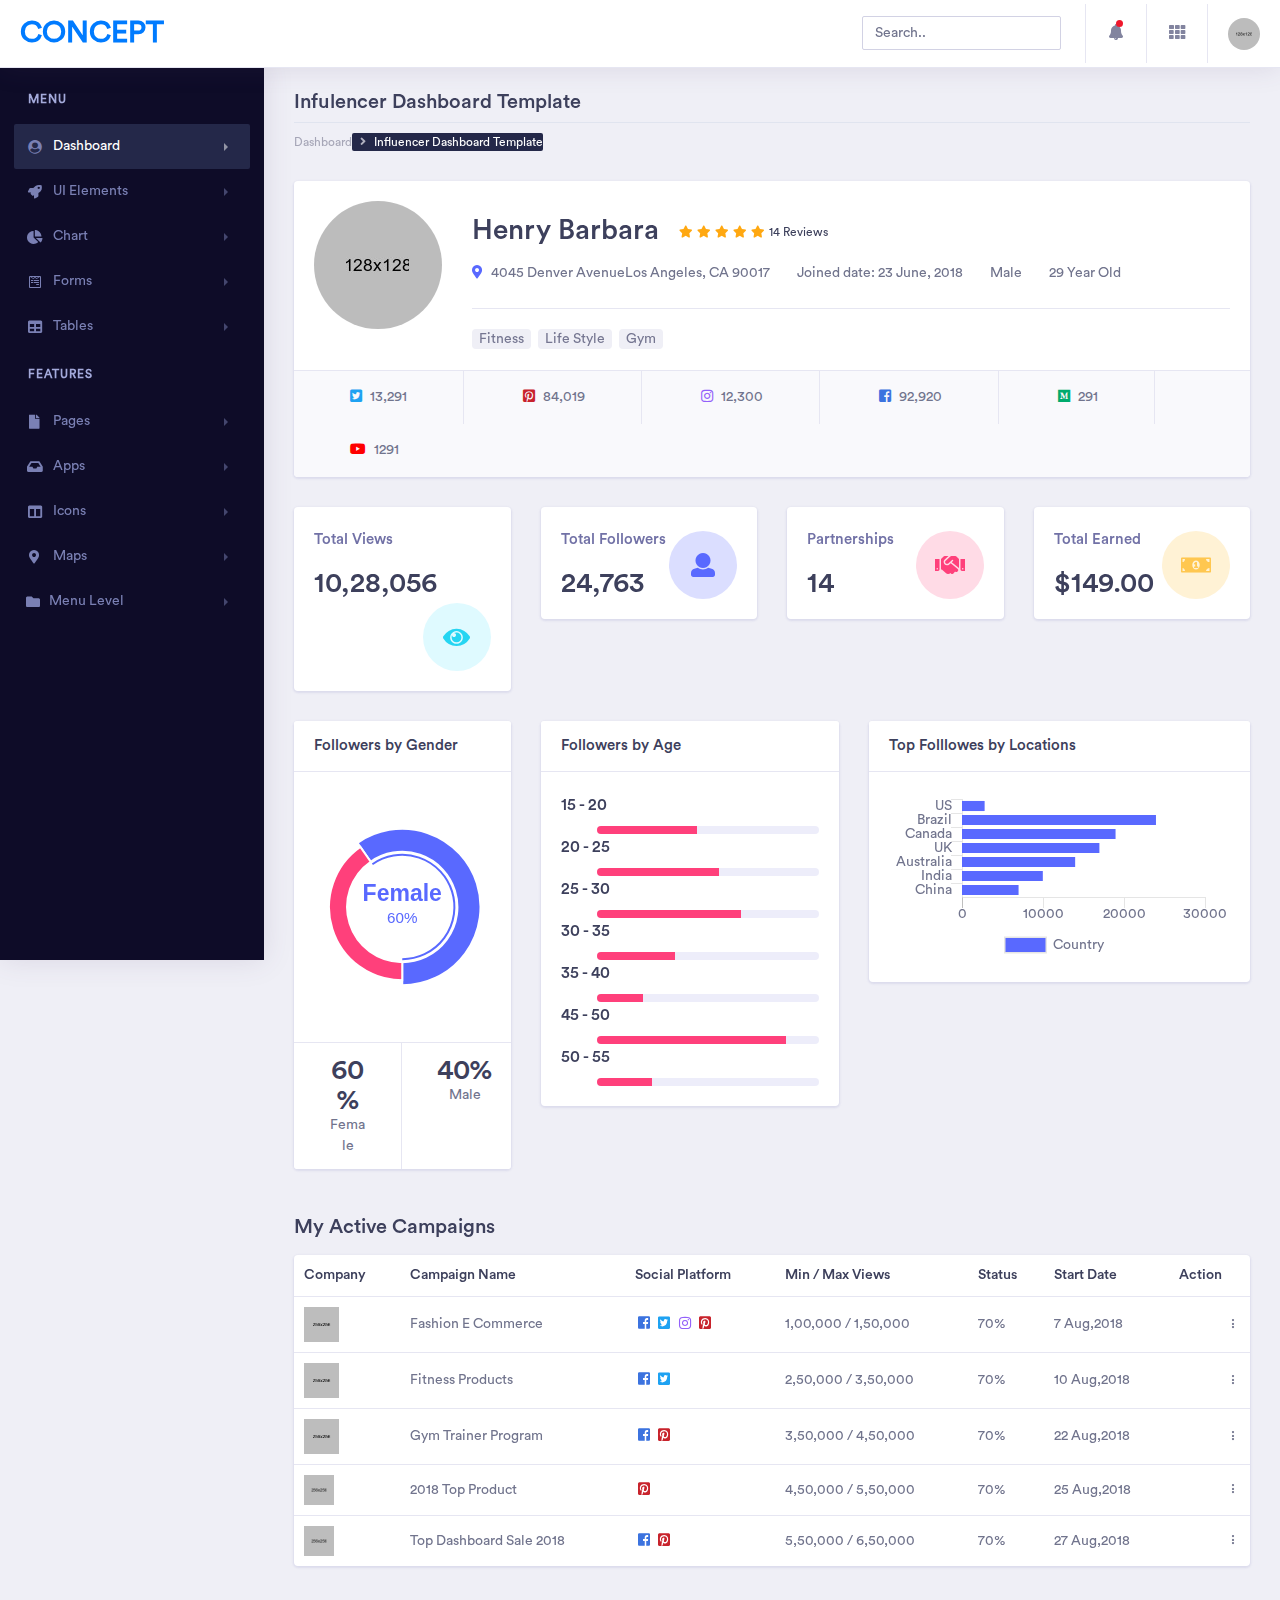
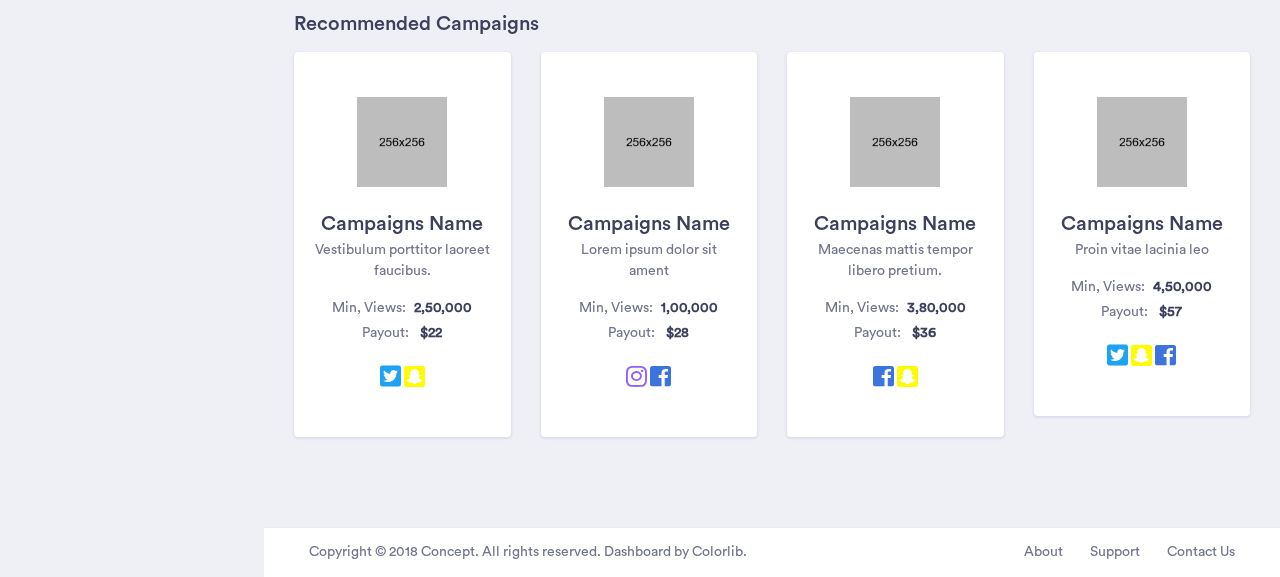
<file: eCom/concept-master/dashboard-influencer.html>
<!doctype html>
<html lang="en">

 
<head>
    <!-- Required meta tags -->
    <meta charset="utf-8">
    <meta name="viewport" content="width=device-width, initial-scale=1, shrink-to-fit=no">
    <!-- Bootstrap CSS -->
    <link rel="stylesheet" href="assets/vendor/bootstrap/css/bootstrap.min.css">
    <link href="assets/vendor/fonts/circular-std/style.css" rel="stylesheet">
    <link rel="stylesheet" href="assets/libs/css/style.css">
    <link rel="stylesheet" href="assets/vendor/fonts/fontawesome/css/fontawesome-all.css">
    <link rel="stylesheet" href="assets/vendor/charts/morris-bundle/morris.css">
    <link rel="stylesheet" href="assets/vendor/fonts/material-design-iconic-font/css/materialdesignicons.min.css">
    <title>Concept - Bootstrap 4 Admin Dashboard Template</title>
</head>

<body>
    <!-- ============================================================== -->
    <!-- main wrapper -->
    <!-- ============================================================== -->
    <div class="dashboard-main-wrapper">
	    <!-- ============================================================== -->
	    <!-- navbar -->
	    <!-- ============================================================== -->
	    <div class="dashboard-header">
	        <nav class="navbar navbar-expand-lg bg-white fixed-top">
	            <a class="navbar-brand" href="index.html">Concept</a>
	            <button class="navbar-toggler" type="button" data-toggle="collapse" data-target="#navbarSupportedContent" aria-controls="navbarSupportedContent" aria-expanded="false" aria-label="Toggle navigation">
	                <span class="navbar-toggler-icon"></span>
	            </button>
	            <div class="collapse navbar-collapse " id="navbarSupportedContent">
	                <ul class="navbar-nav ml-auto navbar-right-top">
	                    <li class="nav-item">
	                        <div id="custom-search" class="top-search-bar">
	                            <input class="form-control" type="text" placeholder="Search..">
	                        </div>
	                    </li>
	                    <li class="nav-item dropdown notification">
	                        <a class="nav-link nav-icons" href="#" id="navbarDropdownMenuLink1" data-toggle="dropdown" aria-haspopup="true" aria-expanded="false"><i class="fas fa-fw fa-bell"></i> <span class="indicator"></span></a>
	                        <ul class="dropdown-menu dropdown-menu-right notification-dropdown">
	                            <li>
	                                <div class="notification-title"> Notification</div>
	                                <div class="notification-list">
	                                    <div class="list-group">
	                                        <a href="#" class="list-group-item list-group-item-action active">
	                                            <div class="notification-info">
	                                                <div class="notification-list-user-img"><img src="assets/images/avatar-2.jpg" alt="" class="user-avatar-md rounded-circle"></div>
	                                                <div class="notification-list-user-block"><span class="notification-list-user-name">Jeremy Rakestraw</span>accepted your invitation to join the team.
	                                                    <div class="notification-date">2 min ago</div>
	                                                </div>
	                                            </div>
	                                        </a>
	                                        <a href="#" class="list-group-item list-group-item-action">
	                                            <div class="notification-info">
	                                                <div class="notification-list-user-img"><img src="assets/images/avatar-3.jpg" alt="" class="user-avatar-md rounded-circle"></div>
	                                                <div class="notification-list-user-block"><span class="notification-list-user-name">John Abraham </span>is now following you
	                                                    <div class="notification-date">2 days ago</div>
	                                                </div>
	                                            </div>
	                                        </a>
	                                        <a href="#" class="list-group-item list-group-item-action">
	                                            <div class="notification-info">
	                                                <div class="notification-list-user-img"><img src="assets/images/avatar-4.jpg" alt="" class="user-avatar-md rounded-circle"></div>
	                                                <div class="notification-list-user-block"><span class="notification-list-user-name">Monaan Pechi</span> is watching your main repository
	                                                    <div class="notification-date">2 min ago</div>
	                                                </div>
	                                            </div>
	                                        </a>
	                                        <a href="#" class="list-group-item list-group-item-action">
	                                            <div class="notification-info">
	                                                <div class="notification-list-user-img"><img src="assets/images/avatar-5.jpg" alt="" class="user-avatar-md rounded-circle"></div>
	                                                <div class="notification-list-user-block"><span class="notification-list-user-name">Jessica Caruso</span>accepted your invitation to join the team.
	                                                    <div class="notification-date">2 min ago</div>
	                                                </div>
	                                            </div>
	                                        </a>
	                                    </div>
	                                </div>
	                            </li>
	                            <li>
	                                <div class="list-footer"> <a href="#">View all notifications</a></div>
	                            </li>
	                        </ul>
	                    </li>
	                    <li class="nav-item dropdown connection">
	                        <a class="nav-link" href="#" id="navbarDropdown" role="button" data-toggle="dropdown" aria-haspopup="true" aria-expanded="false"> <i class="fas fa-fw fa-th"></i> </a>
	                        <ul class="dropdown-menu dropdown-menu-right connection-dropdown">
	                            <li class="connection-list">
	                                <div class="row">
	                                    <div class="col-xl-4 col-lg-4 col-md-6 col-sm-12 col-12 ">
	                                        <a href="#" class="connection-item"><img src="assets/images/github.png" alt="" > <span>Github</span></a>
	                                    </div>
	                                    <div class="col-xl-4 col-lg-4 col-md-6 col-sm-12 col-12 ">
	                                        <a href="#" class="connection-item"><img src="assets/images/dribbble.png" alt="" > <span>Dribbble</span></a>
	                                    </div>
	                                    <div class="col-xl-4 col-lg-4 col-md-6 col-sm-12 col-12 ">
	                                        <a href="#" class="connection-item"><img src="assets/images/dropbox.png" alt="" > <span>Dropbox</span></a>
	                                    </div>
	                                </div>
	                                <div class="row">
	                                    <div class="col-xl-4 col-lg-4 col-md-6 col-sm-12 col-12 ">
	                                        <a href="#" class="connection-item"><img src="assets/images/bitbucket.png" alt=""> <span>Bitbucket</span></a>
	                                    </div>
	                                    <div class="col-xl-4 col-lg-4 col-md-6 col-sm-12 col-12 ">
	                                        <a href="#" class="connection-item"><img src="assets/images/mail_chimp.png" alt="" ><span>Mail chimp</span></a>
	                                    </div>
	                                    <div class="col-xl-4 col-lg-4 col-md-6 col-sm-12 col-12 ">
	                                        <a href="#" class="connection-item"><img src="assets/images/slack.png" alt="" > <span>Slack</span></a>
	                                    </div>
	                                </div>
	                            </li>
	                            <li>
	                                <div class="conntection-footer"><a href="#">More</a></div>
	                            </li>
	                        </ul>
	                    </li>
	                    <li class="nav-item dropdown nav-user">
	                        <a class="nav-link nav-user-img" href="#" id="navbarDropdownMenuLink2" data-toggle="dropdown" aria-haspopup="true" aria-expanded="false"><img src="assets/images/avatar-1.jpg" alt="" class="user-avatar-md rounded-circle"></a>
	                        <div class="dropdown-menu dropdown-menu-right nav-user-dropdown" aria-labelledby="navbarDropdownMenuLink2">
	                            <div class="nav-user-info">
	                                <h5 class="mb-0 text-white nav-user-name">John Abraham </h5>
	                                <span class="status"></span><span class="ml-2">Available</span>
	                            </div>
	                            <a class="dropdown-item" href="#"><i class="fas fa-user mr-2"></i>Account</a>
	                            <a class="dropdown-item" href="#"><i class="fas fa-cog mr-2"></i>Setting</a>
	                            <a class="dropdown-item" href="#"><i class="fas fa-power-off mr-2"></i>Logout</a>
	                        </div>
	                    </li>
	                </ul>
	            </div>
	        </nav>
	    </div>
	    <!-- ============================================================== -->
	    <!-- end navbar -->
	    <!-- ============================================================== -->
	    <!-- ============================================================== -->
	    <!-- left sidebar -->
	    <!-- ============================================================== -->
	    <div class="nav-left-sidebar sidebar-dark">
	        <div class="menu-list">
	            <nav class="navbar navbar-expand-lg navbar-light">
	                <a class="d-xl-none d-lg-none" href="#">Dashboard</a>
	                <button class="navbar-toggler" type="button" data-toggle="collapse" data-target="#navbarNav" aria-controls="navbarNav" aria-expanded="false" aria-label="Toggle navigation">
	                    <span class="navbar-toggler-icon"></span>
	                </button>
	                <div class="collapse navbar-collapse" id="navbarNav">
	                    <ul class="navbar-nav flex-column">
	                        <li class="nav-divider">
	                            Menu
	                        </li>
	                        <li class="nav-item ">
	                            <a class="nav-link active" href="#" data-toggle="collapse" aria-expanded="false" data-target="#submenu-1" aria-controls="submenu-1"><i class="fa fa-fw fa-user-circle"></i>Dashboard <span class="badge badge-success">6</span></a>
	                            <div id="submenu-1" class="collapse submenu" style="">
	                                <ul class="nav flex-column">
	                                    <li class="nav-item">
	                                        <a class="nav-link" href="#" data-toggle="collapse" aria-expanded="false" data-target="#submenu-1-2" aria-controls="submenu-1-2">E-Commerce</a>
	                                        <div id="submenu-1-2" class="collapse submenu" style="">
	                                            <ul class="nav flex-column">
	                                                <li class="nav-item">
	                                                    <a class="nav-link" href="index.html">E Commerce Dashboard</a>
	                                                </li>
	                                                <li class="nav-item">
	                                                    <a class="nav-link" href="ecommerce-product.html">Product List</a>
	                                                </li>
	                                                <li class="nav-item">
	                                                    <a class="nav-link" href="ecommerce-product-single.html">Product Single</a>
	                                                </li>
	                                                <li class="nav-item">
	                                                    <a class="nav-link" href="ecommerce-product-checkout.html">Product Checkout</a>
	                                                </li>
	                                            </ul>
	                                        </div>
	                                    </li>
	                                    <li class="nav-item">
	                                        <a class="nav-link" href="dashboard-finance.html">Finance</a>
	                                    </li>
	                                    <li class="nav-item">
	                                        <a class="nav-link" href="dashboard-sales.html">Sales</a>
	                                    </li>
	                                    <li class="nav-item">
	                                        <a class="nav-link" href="#" data-toggle="collapse" aria-expanded="false" data-target="#submenu-1-1" aria-controls="submenu-1-1">Infulencer</a>
	                                        <div id="submenu-1-1" class="collapse submenu" style="">
	                                            <ul class="nav flex-column">
	                                                <li class="nav-item">
	                                                    <a class="nav-link" href="dashboard-influencer.html">Influencer</a>
	                                                </li>
	                                                <li class="nav-item">
	                                                    <a class="nav-link" href="influencer-finder.html">Influencer Finder</a>
	                                                </li>
	                                                <li class="nav-item">
	                                                    <a class="nav-link" href="influencer-profile.html">Influencer Profile</a>
	                                                </li>
	                                            </ul>
	                                        </div>
	                                    </li>
	                                </ul>
	                            </div>
	                        </li>
	                        <li class="nav-item">
	                            <a class="nav-link" href="#" data-toggle="collapse" aria-expanded="false" data-target="#submenu-2" aria-controls="submenu-2"><i class="fa fa-fw fa-rocket"></i>UI Elements</a>
	                            <div id="submenu-2" class="collapse submenu" style="">
	                                <ul class="nav flex-column">
	                                    <li class="nav-item">
	                                        <a class="nav-link" href="pages/cards.html">Cards <span class="badge badge-secondary">New</span></a>
	                                    </li>
	                                    <li class="nav-item">
	                                        <a class="nav-link" href="pages/general.html">General</a>
	                                    </li>
	                                    <li class="nav-item">
	                                        <a class="nav-link" href="pages/carousel.html">Carousel</a>
	                                    </li>
	                                    <li class="nav-item">
	                                        <a class="nav-link" href="pages/listgroup.html">List Group</a>
	                                    </li>
	                                    <li class="nav-item">
	                                        <a class="nav-link" href="pages/typography.html">Typography</a>
	                                    </li>
	                                    <li class="nav-item">
	                                        <a class="nav-link" href="pages/accordions.html">Accordions</a>
	                                    </li>
	                                    <li class="nav-item">
	                                        <a class="nav-link" href="pages/tabs.html">Tabs</a>
	                                    </li>
	                                </ul>
	                            </div>
	                        </li>
	                        <li class="nav-item">
	                            <a class="nav-link" href="#" data-toggle="collapse" aria-expanded="false" data-target="#submenu-3" aria-controls="submenu-3"><i class="fas fa-fw fa-chart-pie"></i>Chart</a>
	                            <div id="submenu-3" class="collapse submenu" style="">
	                                <ul class="nav flex-column">
	                                    <li class="nav-item">
	                                        <a class="nav-link" href="pages/chart-c3.html">C3 Charts</a>
	                                    </li>
	                                    <li class="nav-item">
	                                        <a class="nav-link" href="pages/chart-chartist.html">Chartist Charts</a>
	                                    </li>
	                                    <li class="nav-item">
	                                        <a class="nav-link" href="pages/chart-charts.html">Chart</a>
	                                    </li>
	                                    <li class="nav-item">
	                                        <a class="nav-link" href="pages/chart-morris.html">Morris</a>
	                                    </li>
	                                    <li class="nav-item">
	                                        <a class="nav-link" href="pages/chart-sparkline.html">Sparkline</a>
	                                    </li>
	                                    <li class="nav-item">
	                                        <a class="nav-link" href="pages/chart-gauge.html">Guage</a>
	                                    </li>
	                                </ul>
	                            </div>
	                        </li>
	                        <li class="nav-item ">
	                            <a class="nav-link" href="#" data-toggle="collapse" aria-expanded="false" data-target="#submenu-4" aria-controls="submenu-4"><i class="fab fa-fw fa-wpforms"></i>Forms</a>
	                            <div id="submenu-4" class="collapse submenu" style="">
	                                <ul class="nav flex-column">
	                                    <li class="nav-item">
	                                        <a class="nav-link" href="pages/form-elements.html">Form Elements</a>
	                                    </li>
	                                    <li class="nav-item">
	                                        <a class="nav-link" href="pages/form-validation.html">Parsely Validations</a>
	                                    </li>
	                                    <li class="nav-item">
	                                        <a class="nav-link" href="pages/multiselect.html">Multiselect</a>
	                                    </li>
	                                    <li class="nav-item">
	                                        <a class="nav-link" href="pages/datepicker.html">Date Picker</a>
	                                    </li>
	                                    <li class="nav-item">
	                                        <a class="nav-link" href="pages/bootstrap-select.html">Bootstrap Select</a>
	                                    </li>
	                                </ul>
	                            </div>
	                        </li>
	                        <li class="nav-item">
	                            <a class="nav-link" href="#" data-toggle="collapse" aria-expanded="false" data-target="#submenu-5" aria-controls="submenu-5"><i class="fas fa-fw fa-table"></i>Tables</a>
	                            <div id="submenu-5" class="collapse submenu" style="">
	                                <ul class="nav flex-column">
	                                    <li class="nav-item">
	                                        <a class="nav-link" href="pages/general-table.html">General Tables</a>
	                                    </li>
	                                    <li class="nav-item">
	                                        <a class="nav-link" href="pages/data-tables.html">Data Tables</a>
	                                    </li>
	                                </ul>
	                            </div>
	                        </li>
	                        <li class="nav-divider">
	                            Features
	                        </li>
	                        <li class="nav-item">
	                            <a class="nav-link" href="#" data-toggle="collapse" aria-expanded="false" data-target="#submenu-6" aria-controls="submenu-6"><i class="fas fa-fw fa-file"></i> Pages </a>
	                            <div id="submenu-6" class="collapse submenu" style="">
	                                <ul class="nav flex-column">
	                                    <li class="nav-item">
	                                        <a class="nav-link" href="pages/blank-page.html">Blank Page</a>
	                                    </li>
	                                    <li class="nav-item">
	                                        <a class="nav-link" href="pages/blank-page-header.html">Blank Page Header</a>
	                                    </li>
	                                    <li class="nav-item">
	                                        <a class="nav-link" href="pages/login.html">Login</a>
	                                    </li>
	                                    <li class="nav-item">
	                                        <a class="nav-link" href="pages/404-page.html">404 page</a>
	                                    </li>
	                                    <li class="nav-item">
	                                        <a class="nav-link" href="pages/sign-up.html">Sign up Page</a>
	                                    </li>
	                                    <li class="nav-item">
	                                        <a class="nav-link" href="pages/forgot-password.html">Forgot Password</a>
	                                    </li>
	                                    <li class="nav-item">
	                                        <a class="nav-link" href="pages/pricing.html">Pricing Tables</a>
	                                    </li>
	                                    <li class="nav-item">
	                                        <a class="nav-link" href="pages/timeline.html">Timeline</a>
	                                    </li>
	                                    <li class="nav-item">
	                                        <a class="nav-link" href="pages/calendar.html">Calendar</a>
	                                    </li>
	                                    <li class="nav-item">
	                                        <a class="nav-link" href="pages/sortable-nestable-lists.html">Sortable/Nestable List</a>
	                                    </li>
	                                    <li class="nav-item">
	                                        <a class="nav-link" href="pages/widgets.html">Widgets</a>
	                                    </li>
	                                    <li class="nav-item">
	                                        <a class="nav-link" href="pages/media-object.html">Media Objects</a>
	                                    </li>
	                                    <li class="nav-item">
	                                        <a class="nav-link" href="pages/cropper-image.html">Cropper</a>
	                                    </li>
	                                    <li class="nav-item">
	                                        <a class="nav-link" href="pages/color-picker.html">Color Picker</a>
	                                    </li>
	                                </ul>
	                            </div>
	                        </li>
	                        <li class="nav-item">
	                            <a class="nav-link" href="#" data-toggle="collapse" aria-expanded="false" data-target="#submenu-7" aria-controls="submenu-7"><i class="fas fa-fw fa-inbox"></i>Apps <span class="badge badge-secondary">New</span></a>
	                            <div id="submenu-7" class="collapse submenu" style="">
	                                <ul class="nav flex-column">
	                                    <li class="nav-item">
	                                        <a class="nav-link" href="pages/inbox.html">Inbox</a>
	                                    </li>
	                                    <li class="nav-item">
	                                        <a class="nav-link" href="pages/email-details.html">Email Detail</a>
	                                    </li>
	                                    <li class="nav-item">
	                                        <a class="nav-link" href="pages/email-compose.html">Email Compose</a>
	                                    </li>
	                                    <li class="nav-item">
	                                        <a class="nav-link" href="pages/message-chat.html">Message Chat</a>
	                                    </li>
	                                </ul>
	                            </div>
	                        </li>
	                        <li class="nav-item">
	                            <a class="nav-link" href="#" data-toggle="collapse" aria-expanded="false" data-target="#submenu-8" aria-controls="submenu-8"><i class="fas fa-fw fa-columns"></i>Icons</a>
	                            <div id="submenu-8" class="collapse submenu" style="">
	                                <ul class="nav flex-column">
	                                    <li class="nav-item">
	                                        <a class="nav-link" href="pages/icon-fontawesome.html">FontAwesome Icons</a>
	                                    </li>
	                                    <li class="nav-item">
	                                        <a class="nav-link" href="pages/icon-material.html">Material Icons</a>
	                                    </li>
	                                    <li class="nav-item">
	                                        <a class="nav-link" href="pages/icon-simple-lineicon.html">Simpleline Icon</a>
	                                    </li>
	                                    <li class="nav-item">
	                                        <a class="nav-link" href="pages/icon-themify.html">Themify Icon</a>
	                                    </li>
	                                    <li class="nav-item">
	                                        <a class="nav-link" href="pages/icon-flag.html">Flag Icons</a>
	                                    </li>
	                                    <li class="nav-item">
	                                        <a class="nav-link" href="pages/icon-weather.html">Weather Icon</a>
	                                    </li>
	                                </ul>
	                            </div>
	                        </li>
	                        <li class="nav-item">
	                            <a class="nav-link" href="#" data-toggle="collapse" aria-expanded="false" data-target="#submenu-9" aria-controls="submenu-9"><i class="fas fa-fw fa-map-marker-alt"></i>Maps</a>
	                            <div id="submenu-9" class="collapse submenu" style="">
	                                <ul class="nav flex-column">
	                                    <li class="nav-item">
	                                        <a class="nav-link" href="pages/map-google.html">Google Maps</a>
	                                    </li>
	                                    <li class="nav-item">
	                                        <a class="nav-link" href="pages/map-vector.html">Vector Maps</a>
	                                    </li>
	                                </ul>
	                            </div>
	                        </li>
	                        <li class="nav-item">
	                            <a class="nav-link" href="#" data-toggle="collapse" aria-expanded="false" data-target="#submenu-10" aria-controls="submenu-10"><i class="fas fa-f fa-folder"></i>Menu Level</a>
	                            <div id="submenu-10" class="collapse submenu" style="">
	                                <ul class="nav flex-column">
	                                    <li class="nav-item">
	                                        <a class="nav-link" href="#">Level 1</a>
	                                    </li>
	                                    <li class="nav-item">
	                                        <a class="nav-link" href="#" data-toggle="collapse" aria-expanded="false" data-target="#submenu-11" aria-controls="submenu-11">Level 2</a>
	                                        <div id="submenu-11" class="collapse submenu" style="">
	                                            <ul class="nav flex-column">
	                                                <li class="nav-item">
	                                                    <a class="nav-link" href="#">Level 1</a>
	                                                </li>
	                                                <li class="nav-item">
	                                                    <a class="nav-link" href="#">Level 2</a>
	                                                </li>
	                                            </ul>
	                                        </div>
	                                    </li>
	                                    <li class="nav-item">
	                                        <a class="nav-link" href="#">Level 3</a>
	                                    </li>
	                                </ul>
	                            </div>
	                        </li>
	                    </ul>
	                </div>
	            </nav>
	        </div>
	    </div>
	    <!-- ============================================================== -->
	    <!-- end left sidebar -->
	    <!-- ============================================================== -->
	    <!-- ============================================================== -->
	    <!-- wrapper  -->
	    <!-- ============================================================== -->
	    <div class="dashboard-wrapper">
	        <div class="dashboard-influence">
	            <div class="container-fluid dashboard-content">
	                <!-- ============================================================== -->
	                <!-- pageheader  -->
	                <!-- ============================================================== -->
	                <div class="row">
	                    <div class="col-xl-12 col-lg-12 col-md-12 col-sm-12 col-12">
	                        <div class="page-header">
	                            <h3 class="mb-2">Infulencer Dashboard Template </h3>
	                            <p class="pageheader-text">Proin placerat ante duiullam scelerisque a velit ac porta, fusce sit amet vestibulum mi. Morbi lobortis pulvinar quam.</p>
	                            <div class="page-breadcrumb">
	                                <nav aria-label="breadcrumb">
	                                    <ol class="breadcrumb">
	                                        <li class="breadcrumb-item"><a href="#" class="breadcrumb-link">Dashboard</a></li>
	                                        <li class="breadcrumb-item active" aria-current="page">Influencer Dashboard Template</li>
	                                    </ol>
	                                </nav>
	                            </div>
	                        </div>
	                    </div>
	                </div>
	                <!-- ============================================================== -->
	                <!-- end pageheader  -->
	                <!-- ============================================================== -->
	                <!-- ============================================================== -->
	                <!-- content  -->
	                <!-- ============================================================== -->
	                <!-- ============================================================== -->
	                <!-- influencer profile  -->
	                <!-- ============================================================== -->
	                <div class="row">
	                    <div class="col-xl-12 col-lg-12 col-md-12 col-sm-12 col-12">
	                        <div class="card influencer-profile-data">
	                            <div class="card-body">
	                                <div class="row">
	                                    <div class="col-xl-2 col-lg-4 col-md-4 col-sm-4 col-12">
	                                        <div class="text-center">
	                                            <img src="assets/images/avatar-1.jpg" alt="User Avatar" class="rounded-circle user-avatar-xxl">
	                                            </div>
	                                        </div>
	                                        <div class="col-xl-10 col-lg-8 col-md-8 col-sm-8 col-12">
	                                            <div class="user-avatar-info">
	                                                <div class="m-b-20">
	                                                    <div class="user-avatar-name">
	                                                        <h2 class="mb-1">Henry Barbara</h2>
	                                                    </div>
	                                                    <div class="rating-star  d-inline-block">
	                                                        <i class="fa fa-fw fa-star"></i>
	                                                        <i class="fa fa-fw fa-star"></i>
	                                                        <i class="fa fa-fw fa-star"></i>
	                                                        <i class="fa fa-fw fa-star"></i>
	                                                        <i class="fa fa-fw fa-star"></i>
	                                                        <p class="d-inline-block text-dark">14 Reviews </p>
	                                                    </div>
	                                                </div>
	                                                <!--  <div class="float-right"><a href="#" class="user-avatar-email text-secondary">www.henrybarbara.com</a></div> -->
	                                                <div class="user-avatar-address">
	                                                    <p class="border-bottom pb-3">
	                                                        <span class="d-xl-inline-block d-block mb-2"><i class="fa fa-map-marker-alt mr-2 text-primary "></i>4045 Denver AvenueLos Angeles, CA 90017</span>
	                                                        <span class="mb-2 ml-xl-4 d-xl-inline-block d-block">Joined date: 23 June, 2018  </span>
	                                                        <span class=" mb-2 d-xl-inline-block d-block ml-xl-4">Male 
	                                                                </span>
	                                                        <span class=" mb-2 d-xl-inline-block d-block ml-xl-4">29 Year Old </span>
	                                                    </p>
	                                                    <div class="mt-3">
	                                                        <a href="#" class="badge badge-light mr-1">Fitness</a> <a href="#" class="badge badge-light mr-1">Life Style</a> <a href="#" class="badge badge-light">Gym</a>
	                                                    </div>
	                                                </div>
	                                            </div>
	                                        </div>
	                                    </div>
	                                </div>
	                                <div class="border-top user-social-box">
	                                    <div class="user-social-media d-xl-inline-block"><span class="mr-2 twitter-color"> <i class="fab fa-twitter-square"></i></span><span>13,291</span></div>
	                                    <div class="user-social-media d-xl-inline-block"><span class="mr-2  pinterest-color"> <i class="fab fa-pinterest-square"></i></span><span>84,019</span></div>
	                                    <div class="user-social-media d-xl-inline-block"><span class="mr-2 instagram-color"> <i class="fab fa-instagram"></i></span><span>12,300</span></div>
	                                    <div class="user-social-media d-xl-inline-block"><span class="mr-2  facebook-color"> <i class="fab fa-facebook-square "></i></span><span>92,920</span></div>
	                                    <div class="user-social-media d-xl-inline-block "><span class="mr-2 medium-color"> <i class="fab fa-medium"></i></span><span>291</span></div>
	                                    <div class="user-social-media d-xl-inline-block"><span class="mr-2 youtube-color"> <i class="fab fa-youtube"></i></span><span>1291</span></div>
	                                </div>
	                            </div>
	                        </div>
	                    </div>
	                    <!-- ============================================================== -->
	                    <!-- end influencer profile  -->
	                    <!-- ============================================================== -->
	                    <!-- ============================================================== -->
	                    <!-- widgets   -->
	                    <!-- ============================================================== -->
	                    <div class="row">
	                        <!-- ============================================================== -->
	                        <!-- four widgets   -->
	                        <!-- ============================================================== -->
	                        <!-- ============================================================== -->
	                        <!-- total views   -->
	                        <!-- ============================================================== -->
	                        <div class="col-xl-3 col-lg-6 col-md-6 col-sm-12 col-12">
	                            <div class="card">
	                                <div class="card-body">
	                                    <div class="d-inline-block">
	                                        <h5 class="text-muted">Total Views</h5>
	                                        <h2 class="mb-0"> 10,28,056</h2>
	                                    </div>
	                                    <div class="float-right icon-circle-medium  icon-box-lg  bg-info-light mt-1">
	                                        <i class="fa fa-eye fa-fw fa-sm text-info"></i>
	                                    </div>
	                                </div>
	                            </div>
	                        </div>
	                        <!-- ============================================================== -->
	                        <!-- end total views   -->
	                        <!-- ============================================================== -->
	                        <!-- ============================================================== -->
	                        <!-- total followers   -->
	                        <!-- ============================================================== -->
	                        <div class="col-xl-3 col-lg-6 col-md-6 col-sm-12 col-12">
	                            <div class="card">
	                                <div class="card-body">
	                                    <div class="d-inline-block">
	                                        <h5 class="text-muted">Total Followers</h5>
	                                        <h2 class="mb-0"> 24,763</h2>
	                                    </div>
	                                    <div class="float-right icon-circle-medium  icon-box-lg  bg-primary-light mt-1">
	                                        <i class="fa fa-user fa-fw fa-sm text-primary"></i>
	                                    </div>
	                                </div>
	                            </div>
	                        </div>
	                        <!-- ============================================================== -->
	                        <!-- end total followers   -->
	                        <!-- ============================================================== -->
	                        <!-- ============================================================== -->
	                        <!-- partnerships   -->
	                        <!-- ============================================================== -->
	                        <div class="col-xl-3 col-lg-6 col-md-6 col-sm-12 col-12">
	                            <div class="card">
	                                <div class="card-body">
	                                    <div class="d-inline-block">
	                                        <h5 class="text-muted">Partnerships</h5>
	                                        <h2 class="mb-0">14</h2>
	                                    </div>
	                                    <div class="float-right icon-circle-medium  icon-box-lg  bg-secondary-light mt-1">
	                                        <i class="fa fa-handshake fa-fw fa-sm text-secondary"></i>
	                                    </div>
	                                </div>
	                            </div>
	                        </div>
	                        <!-- ============================================================== -->
	                        <!-- end partnerships   -->
	                        <!-- ============================================================== -->
	                        <!-- ============================================================== -->
	                        <!-- total earned   -->
	                        <!-- ============================================================== -->
	                        <div class="col-xl-3 col-lg-6 col-md-6 col-sm-12 col-12">
	                            <div class="card">
	                                <div class="card-body">
	                                    <div class="d-inline-block">
	                                        <h5 class="text-muted">Total Earned</h5>
	                                        <h2 class="mb-0"> $149.00</h2>
	                                    </div>
	                                    <div class="float-right icon-circle-medium  icon-box-lg  bg-brand-light mt-1">
	                                        <i class="fa fa-money-bill-alt fa-fw fa-sm text-brand"></i>
	                                    </div>
	                                </div>
	                            </div>
	                        </div>
	                        <!-- ============================================================== -->
	                        <!-- end total earned   -->
	                        <!-- ============================================================== -->
	                    </div>
	                    <!-- ============================================================== -->
	                    <!-- end widgets   -->
	                    <!-- ============================================================== -->
	                    <div class="row">
	                        <!-- ============================================================== -->
	                        <!-- followers by gender   -->
	                        <!-- ============================================================== -->
	                        <div class="col-xl-3 col-lg-6 col-md-6 col-sm-12 col-12">
	                            <div class="card">
	                                <h5 class="card-header">Followers by Gender</h5>
	                                <div class="card-body">
	                                    <div id="gender_donut" style="height: 230px;"></div>
	                                </div>
	                                <div class="card-footer p-0 bg-white d-flex">
	                                    <div class="card-footer-item card-footer-item-bordered w-50">
	                                        <h2 class="mb-0"> 60% </h2>
	                                        <p>Female </p>
	                                    </div>
	                                    <div class="card-footer-item card-footer-item-bordered">
	                                        <h2 class="mb-0">40% </h2>
	                                        <p>Male </p>
	                                    </div>
	                                </div>
	                            </div>
	                        </div>
	                        <!-- ============================================================== -->
	                        <!-- end followers by gender  -->
	                        <!-- ============================================================== -->
	                        <!-- ============================================================== -->
	                        <!-- followers by age   -->
	                        <!-- ============================================================== -->
	                        <div class="col-xl-4 col-lg-6 col-md-6 col-sm-12 col-12">
	                            <div class="card">
	                                <h5 class="card-header">Followers by Age</h5>
	                                <div class="card-body">
	                                    <div class="mb-3">
	                                        <div class="d-inline-block">
	                                            <h4 class="mb-0">15 - 20</h4>
	                                        </div>
	                                        <div class="progress mt-2 float-right progress-md">
	                                            <div class="progress-bar bg-secondary" role="progressbar" style="width: 45%;" aria-valuenow="65" aria-valuemin="0" aria-valuemax="100"></div>
	                                        </div>
	                                    </div>
	                                    <div class="mb-3">
	                                        <div class="d-inline-block">
	                                            <h4 class="mb-0">20 - 25</h4>
	                                        </div>
	                                        <div class="progress mt-2 float-right progress-md">
	                                            <div class="progress-bar bg-secondary" role="progressbar" style="width: 55%;" aria-valuenow="65" aria-valuemin="0" aria-valuemax="100"></div>
	                                        </div>
	                                    </div>
	                                    <div class="mb-3">
	                                        <div class="d-inline-block">
	                                            <h4 class="mb-0">25 - 30</h4>
	                                        </div>
	                                        <div class="progress mt-2 float-right progress-md">
	                                            <div class="progress-bar bg-secondary" role="progressbar" style="width: 65%;" aria-valuenow="65" aria-valuemin="0" aria-valuemax="100"></div>
	                                        </div>
	                                    </div>
	                                    <div class="mb-3">
	                                        <div class="d-inline-block">
	                                            <h4 class="mb-0">30 - 35</h4>
	                                        </div>
	                                        <div class="progress mt-2 float-right progress-md">
	                                            <div class="progress-bar bg-secondary" role="progressbar" style="width: 35%;" aria-valuenow="65" aria-valuemin="0" aria-valuemax="100"></div>
	                                        </div>
	                                    </div>
	                                    <div class="mb-3">
	                                        <div class="d-inline-block">
	                                            <h4 class="mb-0">35 - 40</h4>
	                                        </div>
	                                        <div class="progress mt-2 float-right progress-md">
	                                            <div class="progress-bar bg-secondary" role="progressbar" style="width: 21%;" aria-valuenow="65" aria-valuemin="0" aria-valuemax="100"></div>
	                                        </div>
	                                    </div>
	                                    <div class="mb-3">
	                                        <div class="d-inline-block">
	                                            <h4 class="mb-0">45 - 50</h4>
	                                        </div>
	                                        <div class="progress mt-2 float-right progress-md">
	                                            <div class="progress-bar bg-secondary" role="progressbar" style="width: 85%;" aria-valuenow="65" aria-valuemin="0" aria-valuemax="100"></div>
	                                        </div>
	                                    </div>
	                                    <div class="mb-3">
	                                        <div class="d-inline-block">
	                                            <h4 class="mb-0">50 - 55</h4>
	                                        </div>
	                                        <div class="progress mt-2 float-right progress-md">
	                                            <div class="progress-bar bg-secondary" role="progressbar" style="width: 25%;" aria-valuenow="65" aria-valuemin="0" aria-valuemax="100"></div>
	                                        </div>
	                                    </div>
	                                </div>
	                            </div>
	                        </div>
	                        <!-- ============================================================== -->
	                        <!-- end followers by age   -->
	                        <!-- ============================================================== -->
	                        <!-- ============================================================== -->
	                        <!-- followers by locations   -->
	                        <!-- ============================================================== -->
	                        <div class="col-xl-5 col-lg-12 col-md-6 col-sm-12 col-12">
	                            <div class="card">
	                                <h5 class="card-header">Top Folllowes by Locations </h5>
	                                <div class="card-body">
	                                    <canvas id="chartjs_bar_horizontal"></canvas>
	                                </div>
	                            </div>
	                        </div>
	                        <!-- ============================================================== -->
	                        <!-- end followers by locations  -->
	                        <!-- ============================================================== -->
	                    </div>
	                    <div class="row">
	                        <!-- ============================================================== -->
	                        <!-- campaign activities   -->
	                        <!-- ============================================================== -->
	                        <div class="col-lg-12">
	                            <div class="section-block">
	                                <h3 class="section-title">My Active Campaigns</h3>
	                            </div>
	                            <div class="card">
	                                <div class="campaign-table table-responsive">
	                                    <table class="table">
	                                        <thead>
	                                            <tr class="border-0">
	                                                <th class="border-0">Company</th>
	                                                <th class="border-0">Campaign Name</th>
	                                                <th class="border-0">Social Platform</th>
	                                                <th class="border-0">Min / Max Views</th>
	                                                <th class="border-0">Status</th>
	                                                <th class="border-0">Start Date</th>
	                                                <th class="border-0">Action</th>
	                                            </tr>
	                                        </thead>
	                                        <tbody>
	                                            <tr>
	                                                <td>
	                                                    <div class="m-r-10"><img src="assets/images/dribbble.png" alt="user" width="35"></div>
	                                                </td>
	                                                <td>Fashion E Commerce </td>
	                                                <td>
	                                                    <div class="avatar-group">
	                                                        <span><a href="#"><i class="fab fa-fw fa-facebook-square facebook-color"></i></a></span>
	                                                        <span><a href="#"><i class="fab fa-fw fa-twitter-square twitter-color"></i></a></span>
	                                                        <span><a href="#"><i class="fab fa-fw fa-instagram instagram-color"></i></a></span>
	                                                        <span><a href="#"><i class="fab fa-fw fa-pinterest-square pinterest-color"></i></a></span>
	                                                    </div>
	                                                </td>
	                                                <td>1,00,000 / 1,50,000</td>
	                                                <td>70%</td>
	                                                <td>7 Aug,2018</td>
	                                                <td>
	                                                    <div class="dropdown float-right">
	                                                        <a href="#" class="dropdown-toggle card-drop" data-toggle="dropdown" aria-expanded="true">
	                                                                <i class="mdi mdi-dots-vertical"></i>
	                                                                     </a>
	                                                        <div class="dropdown-menu dropdown-menu-right">
	                                                            <!-- item-->
	                                                            <a href="javascript:void(0);" class="dropdown-item">Sales Report</a>
	                                                            <!-- item-->
	                                                            <a href="javascript:void(0);" class="dropdown-item">Export Report</a>
	                                                            <!-- item-->
	                                                            <a href="javascript:void(0);" class="dropdown-item">Profit</a>
	                                                            <!-- item-->
	                                                            <a href="javascript:void(0);" class="dropdown-item">Action</a>
	                                                        </div>
	                                                    </div>
	                                                </td>
	                                            </tr>
	                                            <tr>
	                                                <td>
	                                                    <div class="m-r-10"><img src="assets/images/github.png" alt="user" width="35"></div>
	                                                </td>
	                                                <td>Fitness Products </td>
	                                                <td>
	                                                    <div class="avatar-group">
	                                                        <span><a href="#"><i class="fab fa-fw fa-facebook-square facebook-color "></i></a></span>
	                                                        <span><a href="#"><i class="fab fa-fw fa-twitter-square twitter-color "></i></a></span>
	                                                    </div>
	                                                </td>
	                                                <td>2,50,000 / 3,50,000</td>
	                                                <td>70%</td>
	                                                <td>10 Aug,2018</td>
	                                                <td>
	                                                    <div class="dropdown float-right">
	                                                        <a href="#" class="dropdown-toggle  card-drop" data-toggle="dropdown" aria-expanded="true">
	                                            <i class="mdi mdi-dots-vertical"></i>
	                                        </a>
	                                                        <div class="dropdown-menu dropdown-menu-right">
	                                                            <!-- item-->
	                                                            <a href="javascript:void(0);" class="dropdown-item">Sales Report</a>
	                                                            <!-- item-->
	                                                            <a href="javascript:void(0);" class="dropdown-item">Export Report</a>
	                                                            <!-- item-->
	                                                            <a href="javascript:void(0);" class="dropdown-item">Profit</a>
	                                                            <!-- item-->
	                                                            <a href="javascript:void(0);" class="dropdown-item">Action</a>
	                                                        </div>
	                                                    </div>
	                                                </td>
	                                            </tr>
	                                            <tr>
	                                                <td>
	                                                    <div class="m-r-10"><img src="assets/images/dropbox.png" alt="user" width="35"></div>
	                                                </td>
	                                                <td>Gym Trainer Program </td>
	                                                <td>
	                                                    <div class="avatar-group">
	                                                        <span><a href="#"><i class="fab fa-fw fa-facebook-square facebook-color "></i></a></span>
	                                                        <span><a href="#"><i class="fab fa-fw fa-pinterest-square pinterest-color "></i></a></span>
	                                                    </div>
	                                                </td>
	                                                <td>3,50,000 / 4,50,000</td>
	                                                <td>70%</td>
	                                                <td>22 Aug,2018</td>
	                                                <td>
	                                                    <div class="dropdown float-right">
	                                                        <a href="#" class="dropdown-toggle  card-drop" data-toggle="dropdown" aria-expanded="true">
	                                            <i class="mdi mdi-dots-vertical"></i>
	                                        </a>
	                                                        <div class="dropdown-menu dropdown-menu-right">
	                                                            <!-- item-->
	                                                            <a href="javascript:void(0);" class="dropdown-item">Sales Report</a>
	                                                            <!-- item-->
	                                                            <a href="javascript:void(0);" class="dropdown-item">Export Report</a>
	                                                            <!-- item-->
	                                                            <a href="javascript:void(0);" class="dropdown-item">Profit</a>
	                                                            <!-- item-->
	                                                            <a href="javascript:void(0);" class="dropdown-item">Action</a>
	                                                        </div>
	                                                    </div>
	                                                </td>
	                                            </tr>
	                                            <tr>
	                                                <td>
	                                                    <div class="m-r-10"><img src="assets/images/bitbucket.png" alt="user" width="30"></div>
	                                                </td>
	                                                <td>2018 Top Product </td>
	                                                <td>
	                                                    <div class="avatar-group">
	                                                        <span><a href="#"><i class="fab fa-fw fa-pinterest-square pinterest-color"></i></a></span>
	                                                    </div>
	                                                </td>
	                                                <td>4,50,000 / 5,50,000</td>
	                                                <td>70%</td>
	                                                <td>25 Aug,2018</td>
	                                                <td>
	                                                    <div class="dropdown float-right">
	                                                        <a href="#" class="dropdown-toggle  card-drop" data-toggle="dropdown" aria-expanded="true">
	                                            <i class="mdi mdi-dots-vertical"></i>
	                                        </a>
	                                                        <div class="dropdown-menu dropdown-menu-right">
	                                                            <!-- item-->
	                                                            <a href="javascript:void(0);" class="dropdown-item">Sales Report</a>
	                                                            <!-- item-->
	                                                            <a href="javascript:void(0);" class="dropdown-item">Export Report</a>
	                                                            <!-- item-->
	                                                            <a href="javascript:void(0);" class="dropdown-item">Profit</a>
	                                                            <!-- item-->
	                                                            <a href="javascript:void(0);" class="dropdown-item">Action</a>
	                                                        </div>
	                                                    </div>
	                                                </td>
	                                            </tr>
	                                            <tr>
	                                                <td>
	                                                    <div class="m-r-10"><img src="assets/images/mail_chimp.png" alt="user" width="30"></div>
	                                                </td>
	                                                <td>Top Dashboard Sale 2018</td>
	                                                <td>
	                                                    <div class="avatar-group">
	                                                        <span><a href="#"><i class="fab fa-fw fa-facebook-square facebook-color"></i></a></span>
	                                                        <span><a href="#"><i class="fab fa-fw fa-pinterest-square pinterest-color"></i></a></span>
	                                                    </div>
	                                                </td>
	                                                <td>5,50,000 / 6,50,000</td>
	                                                <td>70%</td>
	                                                <td>27 Aug,2018</td>
	                                                <td>
	                                                    <div class="dropdown float-right">
	                                                        <a href="#" class="dropdown-toggle  card-drop" data-toggle="dropdown" aria-expanded="true">
	                                            <i class="mdi mdi-dots-vertical"></i>
	                                        </a>
	                                                        <div class="dropdown-menu dropdown-menu-right">
	                                                            <!-- item-->
	                                                            <a href="javascript:void(0);" class="dropdown-item">Sales Report</a>
	                                                            <!-- item-->
	                                                            <a href="javascript:void(0);" class="dropdown-item">Export Report</a>
	                                                            <!-- item-->
	                                                            <a href="javascript:void(0);" class="dropdown-item">Profit</a>
	                                                            <!-- item-->
	                                                            <a href="javascript:void(0);" class="dropdown-item">Action</a>
	                                                        </div>
	                                                    </div>
	                                                </td>
	                                            </tr>
	                                        </tbody>
	                                    </table>
	                                </div>
	                            </div>
	                        </div>
	                        <!-- ============================================================== -->
	                        <!-- end campaign activities   -->
	                        <!-- ============================================================== -->
	                    </div>
	                    <!-- ============================================================== -->
	                    <!-- recommended campaigns   -->
	                    <!-- ============================================================== -->
	                    <div class="row">
	                        <div class="col-lg-12">
	                            <div class="section-block">
	                                <h3 class="section-title">Recommended Campaigns</h3>
	                            </div>
	                        </div>
	                        <div class="col-xl-3 col-lg-6 col-md-6 col-sm-12 col-12">
	                            <div class="card campaign-card text-center">
	                                <div class="card-body">
	                                    <div class="campaign-img"><img src="assets/images/dribbble.png" alt="user" class="user-avatar-xl"></div>
	                                        <div class="campaign-info">
	                                            <h3 class="mb-1">Campaigns Name</h3>
	                                            <p class="mb-3">Vestibulum porttitor laoreet faucibus.</p>
	                                            <p class="mb-1">Min, Views:<span class="text-dark font-medium ml-2">2,50,000</span></p>
	                                            <p>Payout: <span class="text-dark font-medium ml-2">$22</span></p>
	                                            <a href="#"><i class="fab fa-twitter-square fa-sm twitter-color"></i> </a><a href="#"><i class="fab fa-snapchat-square fa-sm snapchat-color"></i></a>
	                                        </div>
	                                    </div>
	                                </div>
	                            </div>
	                            <div class="col-xl-3 col-lg-6 col-md-6 col-sm-12 col-12">
	                                <div class="card campaign-card text-center">
	                                    <div class="card-body">
	                                        <div class="campaign-img"><img src="assets/images/github.png" alt="user" class=" user-avatar-xl"></div>
	                                            <div class="campaign-info">
	                                                <h3 class="mb-1">Campaigns Name</h3>
	                                                <p class="mb-3">Lorem ipsum dolor sit ament</p>
	                                                <p class="mb-1">Min, Views:<span class="text-dark font-medium ml-2">1,00,000</span></p>
	                                                <p>Payout: <span class="text-dark font-medium ml-2">$28</span></p>
	                                                <a href="#"><i class="fab fa-instagram fa-sm instagram-color"></i> </a><a href="#"><i class="fab fa-facebook-square fa-sm facebook-color"></i></a>
	                                            </div>
	                                        </div>
	                                    </div>
	                                </div>
	                                <div class="col-xl-3 col-lg-6 col-md-6 col-sm-12 col-12">
	                                    <div class="card campaign-card text-center">
	                                        <div class="card-body">
	                                            <div class="campaign-img"><img src="assets/images/slack.png" alt="user" class="user-avatar-xl"></div>
	                                                <div class="campaign-info">
	                                                    <h3 class="mb-1">Campaigns Name</h3>
	                                                    <p class="mb-3">Maecenas mattis tempor libero pretium.</p>
	                                                    <p class="mb-1">Min, Views:<span class="text-dark font-medium ml-2">3,80,000</span></p>
	                                                    <p>Payout: <span class="text-dark font-medium ml-2">$36</span></p>
	                                                    <a href="#"><i class="fab fa-facebook-square fa-sm facebook-color"></i> </a><a href="#"><i class="fab fa-snapchat-square fa-sm snapchat-color"></i></a>
	                                                </div>
	                                            </div>
	                                        </div>
	                                    </div>
	                                    <div class="col-xl-3 col-lg-6 col-md-6 col-sm-12 col-12">
	                                        <div class="card campaign-card text-center">
	                                            <div class="card-body">
	                                                <div class="campaign-img"><img src="assets/images/mail_chimp.png" alt="user" class="user-avatar-xl"></div>
	                                                    <div class="campaign-info">
	                                                        <h3 class="mb-1">Campaigns Name</h3>
	                                                        <p class="mb-3">Proin vitae lacinia leo</p>
	                                                        <p class="mb-1">Min, Views:<span class="text-dark font-medium ml-2">4,50,000</span></p>
	                                                        <p>Payout: <span class="text-dark font-medium ml-2">$57</span></p>
	                                                        <a href="#"><i class="fab fa-twitter-square fa-sm twitter-color"></i> </a><a href="#"><i class="fab fa-snapchat-square fa-sm snapchat-color"></i></a>
	                                                        <a href="#"><i class="fab fa-facebook-square fa-sm facebook-color"></i></a>
	                                                    </div>
	                                                </div>
	                                            </div>
	                                        </div>
	                                    </div>
	                                    <!-- ============================================================== -->
	                                    <!-- end recommended campaigns   -->
	                                    <!-- ============================================================== -->
	                                    <!-- ============================================================== -->
	                                    <!-- end content  -->
	                                    <!-- ============================================================== -->
	                                </div>
	                            </div>
	                            <!-- ============================================================== -->
	                            <!-- footer -->
	                            <!-- ============================================================== -->
	                            <div class="footer">
	                                <div class="container-fluid">
	                                    <div class="row">
	                                        <div class="col-xl-6 col-lg-6 col-md-6 col-sm-12 col-12">
	                                           Copyright © 2018 Concept. All rights reserved. Dashboard by <a href="https://colorlib.com/wp/">Colorlib</a>.
	                                        </div>
	                                        <div class="col-xl-6 col-lg-6 col-md-6 col-sm-12 col-12">
	                                            <div class="text-md-right footer-links d-none d-sm-block">
	                                                <a href="javascript: void(0);">About</a>
	                                                <a href="javascript: void(0);">Support</a>
	                                                <a href="javascript: void(0);">Contact Us</a>
	                                            </div>
	                                        </div>
	                                    </div>
	                                </div>
	                            </div>
	                            <!-- ============================================================== -->
	                            <!-- end footer -->
	                            <!-- ============================================================== -->
	                        </div>
	                        <!-- ============================================================== -->
	                        <!-- end wrapper  -->
	                        <!-- ============================================================== -->
	                    </div>
	                    <!-- ============================================================== -->
	                    <!-- end main wrapper  -->
	                    <!-- ============================================================== -->
	                    <!-- Optional JavaScript -->
	                    <!-- jquery 3.3.1 -->
	                    <script src="assets/vendor/jquery/jquery-3.3.1.min.js"></script>
	                    <!-- bootstap bundle js -->
	                    <script src="assets/vendor/bootstrap/js/bootstrap.bundle.js"></script>
	                    <!-- slimscroll js -->
	                    <script src="assets/vendor/slimscroll/jquery.slimscroll.js"></script>
	                    <!-- main js -->
	                    <script src="assets/libs/js/main-js.js"></script>
	                    <!-- morris-chart js -->
	                    <script src="assets/vendor/charts/morris-bundle/raphael.min.js"></script>
	                    <script src="assets/vendor/charts/morris-bundle/morris.js"></script>
	                    <script src="assets/vendor/charts/morris-bundle/morrisjs.html"></script>
	                    <!-- chart js -->
	                    <script src="assets/vendor/charts/charts-bundle/Chart.bundle.js"></script>
	                    <script src="assets/vendor/charts/charts-bundle/chartjs.js"></script>
	                    <!-- dashboard js -->
	                    <script src="assets/libs/js/dashboard-influencer.js"></script>
</body>
 
</html>
</file>
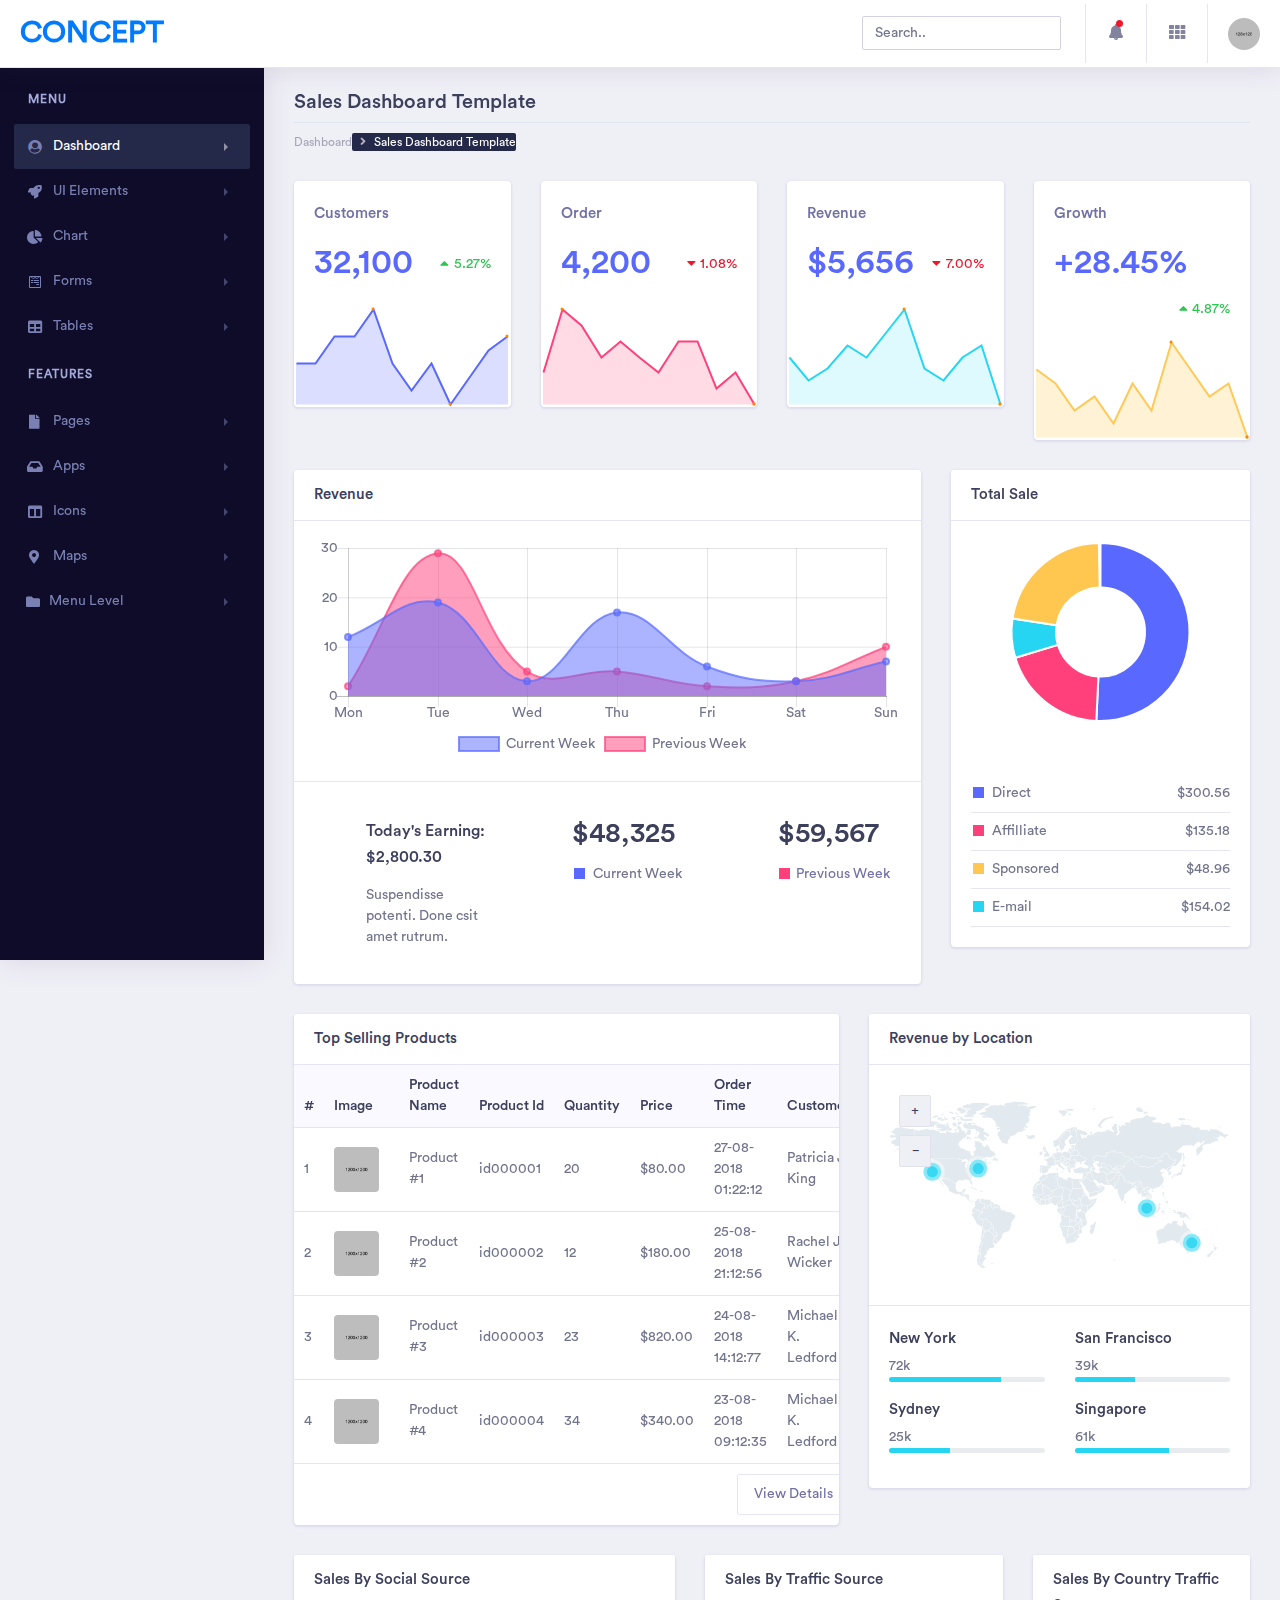
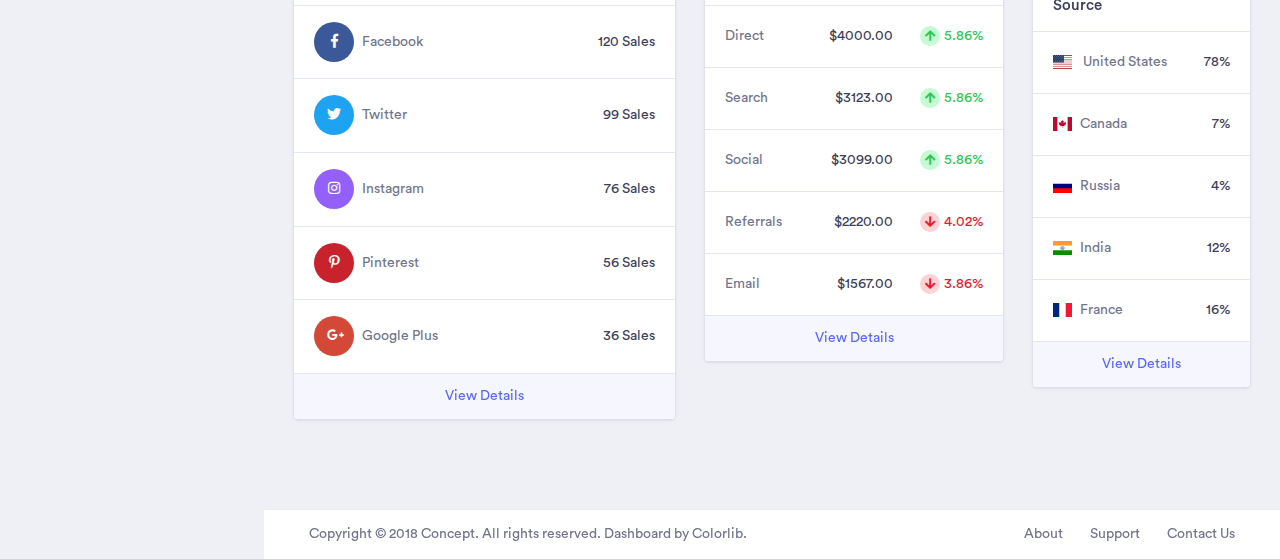
<file: eCom/concept-master/dashboard-sales.html>
<!doctype html>
<html lang="en">

 
<head>
    <!-- Required meta tags -->
    <meta charset="utf-8">
    <meta name="viewport" content="width=device-width, initial-scale=1, shrink-to-fit=no">
    <!-- Bootstrap CSS -->
    <link rel="stylesheet" href="assets/vendor/bootstrap/css/bootstrap.min.css">
    <link href="assets/vendor/fonts/circular-std/style.css" rel="stylesheet">
    <link rel="stylesheet" href="assets/libs/css/style.css">
    <link rel="stylesheet" href="assets/vendor/fonts/fontawesome/css/fontawesome-all.css">
    <link rel="stylesheet" href="assets/vendor/vector-map/jqvmap.css">
    <link rel="stylesheet" href="assets/vendor/jvectormap/jquery-jvectormap-2.0.2.css">
    <link rel="stylesheet" href="assets/vendor/fonts/flag-icon-css/flag-icon.min.css">
    <title>Concept - Bootstrap 4 Admin Dashboard Template</title>
</head>

<body>
    <!-- ============================================================== -->
    <!-- main wrapper -->
    <!-- ============================================================== -->
    <div class="dashboard-main-wrapper">
        <!-- ============================================================== -->
        <!-- navbar -->
        <!-- ============================================================== -->
        <div class="dashboard-header">
            <nav class="navbar navbar-expand-lg bg-white fixed-top">
                <a class="navbar-brand" href="index.html">Concept</a>
                <button class="navbar-toggler" type="button" data-toggle="collapse" data-target="#navbarSupportedContent" aria-controls="navbarSupportedContent" aria-expanded="false" aria-label="Toggle navigation">
                    <span class="navbar-toggler-icon"></span>
                </button>
                <div class="collapse navbar-collapse " id="navbarSupportedContent">
                    <ul class="navbar-nav ml-auto navbar-right-top">
                        <li class="nav-item">
                            <div id="custom-search" class="top-search-bar">
                                <input class="form-control" type="text" placeholder="Search..">
                            </div>
                        </li>
                        <li class="nav-item dropdown notification">
                            <a class="nav-link nav-icons" href="#" id="navbarDropdownMenuLink1" data-toggle="dropdown" aria-haspopup="true" aria-expanded="false"><i class="fas fa-fw fa-bell"></i> <span class="indicator"></span></a>
                            <ul class="dropdown-menu dropdown-menu-right notification-dropdown">
                                <li>
                                    <div class="notification-title"> Notification</div>
                                    <div class="notification-list">
                                        <div class="list-group">
                                            <a href="#" class="list-group-item list-group-item-action active">
                                                <div class="notification-info">
                                                    <div class="notification-list-user-img"><img src="assets/images/avatar-2.jpg" alt="" class="user-avatar-md rounded-circle"></div>
                                                    <div class="notification-list-user-block"><span class="notification-list-user-name">Jeremy Rakestraw</span>accepted your invitation to join the team.
                                                        <div class="notification-date">2 min ago</div>
                                                    </div>
                                                </div>
                                            </a>
                                            <a href="#" class="list-group-item list-group-item-action">
                                                <div class="notification-info">
                                                    <div class="notification-list-user-img"><img src="assets/images/avatar-3.jpg" alt="" class="user-avatar-md rounded-circle"></div>
                                                    <div class="notification-list-user-block"><span class="notification-list-user-name">John Abraham</span>is now following you
                                                        <div class="notification-date">2 days ago</div>
                                                    </div>
                                                </div>
                                            </a>
                                            <a href="#" class="list-group-item list-group-item-action">
                                                <div class="notification-info">
                                                    <div class="notification-list-user-img"><img src="assets/images/avatar-4.jpg" alt="" class="user-avatar-md rounded-circle"></div>
                                                    <div class="notification-list-user-block"><span class="notification-list-user-name">Monaan Pechi</span> is watching your main repository
                                                        <div class="notification-date">2 min ago</div>
                                                    </div>
                                                </div>
                                            </a>
                                            <a href="#" class="list-group-item list-group-item-action">
                                                <div class="notification-info">
                                                    <div class="notification-list-user-img"><img src="assets/images/avatar-5.jpg" alt="" class="user-avatar-md rounded-circle"></div>
                                                    <div class="notification-list-user-block"><span class="notification-list-user-name">Jessica Caruso</span>accepted your invitation to join the team.
                                                        <div class="notification-date">2 min ago</div>
                                                    </div>
                                                </div>
                                            </a>
                                        </div>
                                    </div>
                                </li>
                                <li>
                                    <div class="list-footer"> <a href="#">View all notifications</a></div>
                                </li>
                            </ul>
                        </li>
                        <li class="nav-item dropdown connection">
                            <a class="nav-link" href="#" id="navbarDropdown" role="button" data-toggle="dropdown" aria-haspopup="true" aria-expanded="false"> <i class="fas fa-fw fa-th"></i> </a>
                            <ul class="dropdown-menu dropdown-menu-right connection-dropdown">
                                <li class="connection-list">
                                    <div class="row">
                                        <div class="col-xl-4 col-lg-4 col-md-6 col-sm-12 col-12 ">
                                            <a href="#" class="connection-item"><img src="assets/images/github.png" alt="" > <span>Github</span></a>
                                        </div>
                                        <div class="col-xl-4 col-lg-4 col-md-6 col-sm-12 col-12 ">
                                            <a href="#" class="connection-item"><img src="assets/images/dribbble.png" alt="" > <span>Dribbble</span></a>
                                        </div>
                                        <div class="col-xl-4 col-lg-4 col-md-6 col-sm-12 col-12 ">
                                            <a href="#" class="connection-item"><img src="assets/images/dropbox.png" alt="" > <span>Dropbox</span></a>
                                        </div>
                                    </div>
                                    <div class="row">
                                        <div class="col-xl-4 col-lg-4 col-md-6 col-sm-12 col-12 ">
                                            <a href="#" class="connection-item"><img src="assets/images/bitbucket.png" alt=""> <span>Bitbucket</span></a>
                                        </div>
                                        <div class="col-xl-4 col-lg-4 col-md-6 col-sm-12 col-12 ">
                                            <a href="#" class="connection-item"><img src="assets/images/mail_chimp.png" alt="" ><span>Mail chimp</span></a>
                                        </div>
                                        <div class="col-xl-4 col-lg-4 col-md-6 col-sm-12 col-12 ">
                                            <a href="#" class="connection-item"><img src="assets/images/slack.png" alt="" > <span>Slack</span></a>
                                        </div>
                                    </div>
                                </li>
                                <li>
                                    <div class="conntection-footer"><a href="#">More</a></div>
                                </li>
                            </ul>
                        </li>
                        <li class="nav-item dropdown nav-user">
                            <a class="nav-link nav-user-img" href="#" id="navbarDropdownMenuLink2" data-toggle="dropdown" aria-haspopup="true" aria-expanded="false"><img src="assets/images/avatar-1.jpg" alt="" class="user-avatar-md rounded-circle"></a>
                            <div class="dropdown-menu dropdown-menu-right nav-user-dropdown" aria-labelledby="navbarDropdownMenuLink2">
                                <div class="nav-user-info">
                                    <h5 class="mb-0 text-white nav-user-name">John Abraham </h5>
                                    <span class="status"></span><span class="ml-2">Available</span>
                                </div>
                                <a class="dropdown-item" href="#"><i class="fas fa-user mr-2"></i>Account</a>
                                <a class="dropdown-item" href="#"><i class="fas fa-cog mr-2"></i>Setting</a>
                                <a class="dropdown-item" href="#"><i class="fas fa-power-off mr-2"></i>Logout</a>
                            </div>
                        </li>
                    </ul>
                </div>
            </nav>
        </div>
        <!-- ============================================================== -->
        <!-- end navbar -->
        <!-- ============================================================== -->
        <!-- ============================================================== -->
        <!-- left sidebar -->
        <!-- ============================================================== -->
        <div class="nav-left-sidebar sidebar-dark">
            <div class="menu-list">
                <nav class="navbar navbar-expand-lg navbar-light">
                    <a class="d-xl-none d-lg-none" href="#">Dashboard</a>
                    <button class="navbar-toggler" type="button" data-toggle="collapse" data-target="#navbarNav" aria-controls="navbarNav" aria-expanded="false" aria-label="Toggle navigation">
                        <span class="navbar-toggler-icon"></span>
                    </button>
                    <div class="collapse navbar-collapse" id="navbarNav">
                        <ul class="navbar-nav flex-column">
                            <li class="nav-divider">
                                Menu
                            </li>
                            <li class="nav-item ">
                                <a class="nav-link active" href="#" data-toggle="collapse" aria-expanded="false" data-target="#submenu-1" aria-controls="submenu-1"><i class="fa fa-fw fa-user-circle"></i>Dashboard <span class="badge badge-success">6</span></a>
                                <div id="submenu-1" class="collapse submenu" style="">
                                    <ul class="nav flex-column">
                                        <li class="nav-item">
                                            <a class="nav-link" href="#" data-toggle="collapse" aria-expanded="false" data-target="#submenu-1-2" aria-controls="submenu-1-2">E-Commerce</a>
                                            <div id="submenu-1-2" class="collapse submenu" style="">
                                                <ul class="nav flex-column">
                                                    <li class="nav-item">
                                                        <a class="nav-link" href="index.html">E Commerce Dashboard</a>
                                                    </li>
                                                    <li class="nav-item">
                                                        <a class="nav-link" href="ecommerce-product.html">Product List</a>
                                                    </li>
                                                    <li class="nav-item">
                                                        <a class="nav-link" href="ecommerce-product-single.html">Product Single</a>
                                                    </li>
                                                    <li class="nav-item">
                                                        <a class="nav-link" href="ecommerce-product-checkout.html">Product Checkout</a>
                                                    </li>
                                                </ul>
                                            </div>
                                        </li>
                                        <li class="nav-item">
                                            <a class="nav-link" href="dashboard-finance.html">Finance</a>
                                        </li>
                                        <li class="nav-item">
                                            <a class="nav-link" href="dashboard-sales.html">Sales</a>
                                        </li>
                                        <li class="nav-item">
                                            <a class="nav-link" href="#" data-toggle="collapse" aria-expanded="false" data-target="#submenu-1-1" aria-controls="submenu-1-1">Infulencer</a>
                                            <div id="submenu-1-1" class="collapse submenu" style="">
                                                <ul class="nav flex-column">
                                                    <li class="nav-item">
                                                        <a class="nav-link" href="dashboard-influencer.html">Influencer</a>
                                                    </li>
                                                    <li class="nav-item">
                                                        <a class="nav-link" href="influencer-finder.html">Influencer Finder</a>
                                                    </li>
                                                    <li class="nav-item">
                                                        <a class="nav-link" href="influencer-profile.html">Influencer Profile</a>
                                                    </li>
                                                </ul>
                                            </div>
                                        </li>
                                    </ul>
                                </div>
                            </li>
                            <li class="nav-item">
                                <a class="nav-link" href="#" data-toggle="collapse" aria-expanded="false" data-target="#submenu-2" aria-controls="submenu-2"><i class="fa fa-fw fa-rocket"></i>UI Elements</a>
                                <div id="submenu-2" class="collapse submenu" style="">
                                    <ul class="nav flex-column">
                                        <li class="nav-item">
                                            <a class="nav-link" href="pages/cards.html">Cards <span class="badge badge-secondary">New</span></a>
                                        </li>
                                        <li class="nav-item">
                                            <a class="nav-link" href="pages/general.html">General</a>
                                        </li>
                                        <li class="nav-item">
                                            <a class="nav-link" href="pages/carousel.html">Carousel</a>
                                        </li>
                                        <li class="nav-item">
                                            <a class="nav-link" href="pages/listgroup.html">List Group</a>
                                        </li>
                                        <li class="nav-item">
                                            <a class="nav-link" href="pages/typography.html">Typography</a>
                                        </li>
                                        <li class="nav-item">
                                            <a class="nav-link" href="pages/accordions.html">Accordions</a>
                                        </li>
                                        <li class="nav-item">
                                            <a class="nav-link" href="pages/tabs.html">Tabs</a>
                                        </li>
                                    </ul>
                                </div>
                            </li>
                            <li class="nav-item">
                                <a class="nav-link" href="#" data-toggle="collapse" aria-expanded="false" data-target="#submenu-3" aria-controls="submenu-3"><i class="fas fa-fw fa-chart-pie"></i>Chart</a>
                                <div id="submenu-3" class="collapse submenu" style="">
                                    <ul class="nav flex-column">
                                        <li class="nav-item">
                                            <a class="nav-link" href="pages/chart-c3.html">C3 Charts</a>
                                        </li>
                                        <li class="nav-item">
                                            <a class="nav-link" href="pages/chart-chartist.html">Chartist Charts</a>
                                        </li>
                                        <li class="nav-item">
                                            <a class="nav-link" href="pages/chart-charts.html">Chart</a>
                                        </li>
                                        <li class="nav-item">
                                            <a class="nav-link" href="pages/chart-morris.html">Morris</a>
                                        </li>
                                        <li class="nav-item">
                                            <a class="nav-link" href="pages/chart-sparkline.html">Sparkline</a>
                                        </li>
                                        <li class="nav-item">
                                            <a class="nav-link" href="pages/chart-gauge.html">Guage</a>
                                        </li>
                                    </ul>
                                </div>
                            </li>
                            <li class="nav-item ">
                                <a class="nav-link" href="#" data-toggle="collapse" aria-expanded="false" data-target="#submenu-4" aria-controls="submenu-4"><i class="fab fa-fw fa-wpforms"></i>Forms</a>
                                <div id="submenu-4" class="collapse submenu" style="">
                                    <ul class="nav flex-column">
                                        <li class="nav-item">
                                            <a class="nav-link" href="pages/form-elements.html">Form Elements</a>
                                        </li>
                                        <li class="nav-item">
                                            <a class="nav-link" href="pages/form-validation.html">Parsely Validations</a>
                                        </li>
                                        <li class="nav-item">
                                            <a class="nav-link" href="pages/multiselect.html">Multiselect</a>
                                        </li>
                                        <li class="nav-item">
                                            <a class="nav-link" href="pages/datepicker.html">Date Picker</a>
                                        </li>
                                        <li class="nav-item">
                                            <a class="nav-link" href="pages/bootstrap-select.html">Bootstrap Select</a>
                                        </li>
                                    </ul>
                                </div>
                            </li>
                            <li class="nav-item">
                                <a class="nav-link" href="#" data-toggle="collapse" aria-expanded="false" data-target="#submenu-5" aria-controls="submenu-5"><i class="fas fa-fw fa-table"></i>Tables</a>
                                <div id="submenu-5" class="collapse submenu" style="">
                                    <ul class="nav flex-column">
                                        <li class="nav-item">
                                            <a class="nav-link" href="pages/general-table.html">General Tables</a>
                                        </li>
                                        <li class="nav-item">
                                            <a class="nav-link" href="pages/data-tables.html">Data Tables</a>
                                        </li>
                                    </ul>
                                </div>
                            </li>
                            <li class="nav-divider">
                                Features
                            </li>
                            <li class="nav-item">
                                <a class="nav-link" href="#" data-toggle="collapse" aria-expanded="false" data-target="#submenu-6" aria-controls="submenu-6"><i class="fas fa-fw fa-file"></i> Pages </a>
                                <div id="submenu-6" class="collapse submenu" style="">
                                    <ul class="nav flex-column">
                                        <li class="nav-item">
                                            <a class="nav-link" href="pages/blank-page.html">Blank Page</a>
                                        </li>
                                        <li class="nav-item">
                                            <a class="nav-link" href="pages/blank-page-header.html">Blank Page Header</a>
                                        </li>
                                        <li class="nav-item">
                                            <a class="nav-link" href="pages/login.html">Login</a>
                                        </li>
                                        <li class="nav-item">
                                            <a class="nav-link" href="pages/404-page.html">404 page</a>
                                        </li>
                                        <li class="nav-item">
                                            <a class="nav-link" href="pages/sign-up.html">Sign up Page</a>
                                        </li>
                                        <li class="nav-item">
                                            <a class="nav-link" href="pages/forgot-password.html">Forgot Password</a>
                                        </li>
                                        <li class="nav-item">
                                            <a class="nav-link" href="pages/pricing.html">Pricing Tables</a>
                                        </li>
                                        <li class="nav-item">
                                            <a class="nav-link" href="pages/timeline.html">Timeline</a>
                                        </li>
                                        <li class="nav-item">
                                            <a class="nav-link" href="pages/calendar.html">Calendar</a>
                                        </li>
                                        <li class="nav-item">
                                            <a class="nav-link" href="pages/sortable-nestable-lists.html">Sortable/Nestable List</a>
                                        </li>
                                        <li class="nav-item">
                                            <a class="nav-link" href="pages/widgets.html">Widgets</a>
                                        </li>
                                        <li class="nav-item">
                                            <a class="nav-link" href="pages/media-object.html">Media Objects</a>
                                        </li>
                                        <li class="nav-item">
                                            <a class="nav-link" href="pages/cropper-image.html">Cropper</a>
                                        </li>
                                        <li class="nav-item">
                                            <a class="nav-link" href="pages/color-picker.html">Color Picker</a>
                                        </li>
                                    </ul>
                                </div>
                            </li>
                            <li class="nav-item">
                                <a class="nav-link" href="#" data-toggle="collapse" aria-expanded="false" data-target="#submenu-7" aria-controls="submenu-7"><i class="fas fa-fw fa-inbox"></i>Apps <span class="badge badge-secondary">New</span></a>
                                <div id="submenu-7" class="collapse submenu" style="">
                                    <ul class="nav flex-column">
                                        <li class="nav-item">
                                            <a class="nav-link" href="pages/inbox.html">Inbox</a>
                                        </li>
                                        <li class="nav-item">
                                            <a class="nav-link" href="pages/email-details.html">Email Detail</a>
                                        </li>
                                        <li class="nav-item">
                                            <a class="nav-link" href="pages/email-compose.html">Email Compose</a>
                                        </li>
                                        <li class="nav-item">
                                            <a class="nav-link" href="pages/message-chat.html">Message Chat</a>
                                        </li>
                                    </ul>
                                </div>
                            </li>
                            <li class="nav-item">
                                <a class="nav-link" href="#" data-toggle="collapse" aria-expanded="false" data-target="#submenu-8" aria-controls="submenu-8"><i class="fas fa-fw fa-columns"></i>Icons</a>
                                <div id="submenu-8" class="collapse submenu" style="">
                                    <ul class="nav flex-column">
                                        <li class="nav-item">
                                            <a class="nav-link" href="pages/icon-fontawesome.html">FontAwesome Icons</a>
                                        </li>
                                        <li class="nav-item">
                                            <a class="nav-link" href="pages/icon-material.html">Material Icons</a>
                                        </li>
                                        <li class="nav-item">
                                            <a class="nav-link" href="pages/icon-simple-lineicon.html">Simpleline Icon</a>
                                        </li>
                                        <li class="nav-item">
                                            <a class="nav-link" href="pages/icon-themify.html">Themify Icon</a>
                                        </li>
                                        <li class="nav-item">
                                            <a class="nav-link" href="pages/icon-flag.html">Flag Icons</a>
                                        </li>
                                        <li class="nav-item">
                                            <a class="nav-link" href="pages/icon-weather.html">Weather Icon</a>
                                        </li>
                                    </ul>
                                </div>
                            </li>
                            <li class="nav-item">
                                <a class="nav-link" href="#" data-toggle="collapse" aria-expanded="false" data-target="#submenu-9" aria-controls="submenu-9"><i class="fas fa-fw fa-map-marker-alt"></i>Maps</a>
                                <div id="submenu-9" class="collapse submenu" style="">
                                    <ul class="nav flex-column">
                                        <li class="nav-item">
                                            <a class="nav-link" href="pages/map-google.html">Google Maps</a>
                                        </li>
                                        <li class="nav-item">
                                            <a class="nav-link" href="pages/map-vector.html">Vector Maps</a>
                                        </li>
                                    </ul>
                                </div>
                            </li>
                            <li class="nav-item">
                                <a class="nav-link" href="#" data-toggle="collapse" aria-expanded="false" data-target="#submenu-10" aria-controls="submenu-10"><i class="fas fa-f fa-folder"></i>Menu Level</a>
                                <div id="submenu-10" class="collapse submenu" style="">
                                    <ul class="nav flex-column">
                                        <li class="nav-item">
                                            <a class="nav-link" href="#">Level 1</a>
                                        </li>
                                        <li class="nav-item">
                                            <a class="nav-link" href="#" data-toggle="collapse" aria-expanded="false" data-target="#submenu-11" aria-controls="submenu-11">Level 2</a>
                                            <div id="submenu-11" class="collapse submenu" style="">
                                                <ul class="nav flex-column">
                                                    <li class="nav-item">
                                                        <a class="nav-link" href="#">Level 1</a>
                                                    </li>
                                                    <li class="nav-item">
                                                        <a class="nav-link" href="#">Level 2</a>
                                                    </li>
                                                </ul>
                                            </div>
                                        </li>
                                        <li class="nav-item">
                                            <a class="nav-link" href="#">Level 3</a>
                                        </li>
                                    </ul>
                                </div>
                            </li>
                        </ul>
                    </div>
                </nav>
            </div>
        </div>
        <!-- ============================================================== -->
        <!-- end left sidebar -->
        <!-- ============================================================== -->
        <!-- ============================================================== -->
        <!-- wrapper  -->
        <!-- ============================================================== -->
        <div class="dashboard-wrapper">
            <div class="container-fluid  dashboard-content">
                <!-- ============================================================== -->
                <!-- pagehader  -->
                <!-- ============================================================== -->
                <div class="row">
                    <div class="col-xl-12 col-lg-12 col-md-12 col-sm-12 col-12">
                        <div class="page-header">
                            <h3 class="mb-2">Sales Dashboard Template </h3>
                            <p class="pageheader-text">Lorem ipsum dolor sit ametllam fermentum ipsum eu porta consectetur adipiscing elit.Nullam vehicula nulla ut egestas rhoncus.</p>
                            <div class="page-breadcrumb">
                                <nav aria-label="breadcrumb">
                                    <ol class="breadcrumb">
                                        <li class="breadcrumb-item"><a href="#" class="breadcrumb-link">Dashboard</a></li>
                                        <li class="breadcrumb-item active" aria-current="page">Sales Dashboard Template</li>
                                    </ol>
                                </nav>
                            </div>
                        </div>
                    </div>
                </div>
                <!-- ============================================================== -->
                <!-- pagehader  -->
                <!-- ============================================================== -->
                <div class="row">
                    <!-- metric -->
                    <div class="col-xl-3 col-lg-6 col-md-6 col-sm-12 col-12">
                        <div class="card">
                            <div class="card-body">
                                <h5 class="text-muted">Customers</h5>
                                <div class="metric-value d-inline-block">
                                    <h1 class="mb-1 text-primary">32,100 </h1>
                                </div>
                                <div class="metric-label d-inline-block float-right text-success">
                                    <i class="fa fa-fw fa-caret-up"></i><span>5.27%</span>
                                </div>
                            </div>
                            <div id="sparkline-1"></div>
                        </div>
                    </div>
                    <!-- /. metric -->
                    <!-- metric -->
                    <div class="col-xl-3 col-lg-6 col-md-6 col-sm-12 col-12">
                        <div class="card">
                            <div class="card-body">
                                <h5 class="text-muted">Order</h5>
                                <div class="metric-value d-inline-block">
                                    <h1 class="mb-1 text-primary">4,200 </h1>
                                </div>
                                <div class="metric-label d-inline-block float-right text-danger">
                                    <i class="fa fa-fw fa-caret-down"></i><span>1.08%</span>
                                </div>
                            </div>
                            <div id="sparkline-2"></div>
                        </div>
                    </div>
                    <!-- /. metric -->
                    <!-- metric -->
                    <div class="col-xl-3 col-lg-6 col-md-6 col-sm-12 col-12">
                        <div class="card">
                            <div class="card-body">
                                <h5 class="text-muted">Revenue</h5>
                                <div class="metric-value d-inline-block">
                                    <h1 class="mb-1 text-primary">$5,656</h1>
                                </div>
                                <div class="metric-label d-inline-block float-right text-danger">
                                    <i class="fa fa-fw fa-caret-down"></i><span>7.00%</span>
                                </div>
                            </div>
                            <div id="sparkline-3">
                            </div>
                        </div>
                    </div>
                    <!-- /. metric -->
                    <!-- metric -->
                    <div class="col-xl-3 col-lg-6 col-md-6 col-sm-12 col-12">
                        <div class="card">
                            <div class="card-body">
                                <h5 class="text-muted">Growth</h5>
                                <div class="metric-value d-inline-block">
                                    <h1 class="mb-1 text-primary">+28.45% </h1>
                                </div>
                                <div class="metric-label d-inline-block float-right text-success">
                                    <i class="fa fa-fw fa-caret-up"></i><span>4.87%</span>
                                </div>
                            </div>
                            <div id="sparkline-4"></div>
                        </div>
                    </div>
                    <!-- /. metric -->
                </div>
                <!-- ============================================================== -->
                <!-- revenue  -->
                <!-- ============================================================== -->
                <div class="row">
                    <div class="col-xl-8 col-lg-12 col-md-8 col-sm-12 col-12">
                        <div class="card">
                            <h5 class="card-header">Revenue</h5>
                            <div class="card-body">
                                <canvas id="revenue" width="400" height="150"></canvas>
                            </div>
                            <div class="card-body border-top">
                                <div class="row">
                                    <div class="offset-xl-1 col-xl-3 col-lg-3 col-md-12 col-sm-12 col-12 p-3">
                                        <h4> Today's Earning: $2,800.30</h4>
                                        <p>Suspendisse potenti. Done csit amet rutrum.
                                        </p>
                                    </div>
                                    <div class="offset-xl-1 col-xl-3 col-lg-3 col-md-6 col-sm-12 col-12 p-3">
                                        <h2 class="font-weight-normal mb-3"><span>$48,325</span>                                                    </h2>
                                        <div class="mb-0 mt-3 legend-item">
                                            <span class="fa-xs text-primary mr-1 legend-title "><i class="fa fa-fw fa-square-full"></i></span>
                                            <span class="legend-text">Current Week</span></div>
                                    </div>
                                    <div class="offset-xl-1 col-xl-3 col-lg-3 col-md-6 col-sm-12 col-12 p-3">
                                        <h2 class="font-weight-normal mb-3">

                                                        <span>$59,567</span>
                                                    </h2>
                                        <div class="text-muted mb-0 mt-3 legend-item"> <span class="fa-xs text-secondary mr-1 legend-title"><i class="fa fa-fw fa-square-full"></i></span><span class="legend-text">Previous Week</span></div>
                                    </div>
                                </div>
                            </div>
                        </div>
                    </div>
                    <!-- ============================================================== -->
                    <!-- end reveune  -->
                    <!-- ============================================================== -->
                    <!-- ============================================================== -->
                    <!-- total sale  -->
                    <!-- ============================================================== -->
                    <div class="col-xl-4 col-lg-12 col-md-4 col-sm-12 col-12">
                        <div class="card">
                            <h5 class="card-header">Total Sale</h5>
                            <div class="card-body">
                                <canvas id="total-sale" width="220" height="155"></canvas>
                                <div class="chart-widget-list">
                                    <p>
                                        <span class="fa-xs text-primary mr-1 legend-title"><i class="fa fa-fw fa-square-full"></i></span><span class="legend-text"> Direct</span>
                                        <span class="float-right">$300.56</span>
                                    </p>
                                    <p>
                                        <span class="fa-xs text-secondary mr-1 legend-title"><i class="fa fa-fw fa-square-full"></i></span>
                                        <span class="legend-text">Affilliate</span>
                                        <span class="float-right">$135.18</span>
                                    </p>
                                    <p>
                                        <span class="fa-xs text-brand mr-1 legend-title"><i class="fa fa-fw fa-square-full"></i></span> <span class="legend-text">Sponsored</span>
                                        <span class="float-right">$48.96</span>
                                    </p>
                                    <p class="mb-0">
                                        <span class="fa-xs text-info mr-1 legend-title"><i class="fa fa-fw fa-square-full"></i></span> <span class="legend-text"> E-mail</span>
                                        <span class="float-right">$154.02</span>
                                    </p>
                                </div>
                            </div>
                        </div>
                    </div>
                    <!-- ============================================================== -->
                    <!-- end total sale  -->
                    <!-- ============================================================== -->
                </div>
                <div class="row">
                    <!-- ============================================================== -->
                    <!-- top selling products  -->
                    <!-- ============================================================== -->
                    <div class="col-xl-7 col-lg-12 col-md-12 col-sm-12 col-12">
                        <div class="card">
                            <h5 class="card-header">Top Selling Products</h5>
                            <div class="card-body p-0">
                                <div class="table-responsive">
                                    <table class="table">
                                        <thead class="bg-light">
                                            <tr class="border-0">
                                                <th class="border-0">#</th>
                                                <th class="border-0">Image</th>
                                                <th class="border-0">Product Name</th>
                                                <th class="border-0">Product Id</th>
                                                <th class="border-0">Quantity</th>
                                                <th class="border-0">Price</th>
                                                <th class="border-0">Order Time</th>
                                                <th class="border-0">Customer</th>
                                            </tr>
                                        </thead>
                                        <tbody>
                                            <tr>
                                                <td>1</td>
                                                <td>
                                                    <div class="m-r-10"><img src="assets/images/product-pic.jpg" alt="user" class="rounded" width="45"></div>
                                                </td>
                                                <td>Product #1 </td>
                                                <td>id000001 </td>
                                                <td>20</td>
                                                <td>$80.00</td>
                                                <td>27-08-2018 01:22:12</td>
                                                <td>Patricia J. King </td>
                                            </tr>
                                            <tr>
                                                <td>2</td>
                                                <td>
                                                    <div class="m-r-10"><img src="assets/images/product-pic-2.jpg" alt="user" class="rounded" width="45"></div>
                                                </td>
                                                <td>Product #2 </td>
                                                <td>id000002 </td>
                                                <td>12</td>
                                                <td>$180.00</td>
                                                <td>25-08-2018 21:12:56</td>
                                                <td>Rachel J. Wicker </td>
                                            </tr>
                                            <tr>
                                                <td>3</td>
                                                <td>
                                                    <div class="m-r-10"><img src="assets/images/product-pic-3.jpg" alt="user" class="rounded" width="45"></div>
                                                </td>
                                                <td>Product #3 </td>
                                                <td>id000003 </td>
                                                <td>23</td>
                                                <td>$820.00</td>
                                                <td>24-08-2018 14:12:77</td>
                                                <td>Michael K. Ledford </td>
                                            </tr>
                                            <tr>
                                                <td>4</td>
                                                <td>
                                                    <div class="m-r-10"><img src="assets/images/product-pic-4.jpg" alt="user" class="rounded" width="45"></div>
                                                </td>
                                                <td>Product #4 </td>
                                                <td>id000004 </td>
                                                <td>34</td>
                                                <td>$340.00</td>
                                                <td>23-08-2018 09:12:35</td>
                                                <td>Michael K. Ledford </td>
                                            </tr>
                                            <tr>
                                                <td colspan="8"><a href="#" class="btn btn-outline-light float-right">View Details</a></td>
                                            </tr>
                                        </tbody>
                                    </table>
                                </div>
                            </div>
                        </div>
                    </div>
                    <!-- ============================================================== -->
                    <!-- end top selling products  -->
                    <!-- ============================================================== -->
                    <!-- ============================================================== -->
                    <!-- revenue locations  -->
                    <!-- ============================================================== -->
                    <div class="col-xl-5 col-lg-12 col-md-12 col-sm-12 col-12">
                        <div class="card">
                            <h5 class="card-header">Revenue by Location</h5>
                            <div class="card-body">
                                <div id="locationmap" style="width:100%; height:200px"></div>
                            </div>
                            <div class="card-body border-top">
                                <div class="row">
                                    <div class="col-xl-6">
                                        <div class="sell-ratio">
                                            <h5 class="mb-1 mt-0 font-weight-normal">New York</h5>
                                            <div class="progress-w-percent">
                                                <span class="progress-value">72k </span>
                                                <div class="progress progress-sm">
                                                    <div class="progress-bar" role="progressbar" style="width: 72%;" aria-valuenow="72" aria-valuemin="0" aria-valuemax="100"></div>
                                                </div>
                                            </div>
                                        </div>
                                    </div>
                                    <div class="col-xl-6">
                                        <div class="sell-ratio">
                                            <h5 class="mb-1 mt-0 font-weight-normal">San Francisco</h5>
                                            <div class="progress-w-percent">
                                                <span class="progress-value">39k</span>
                                                <div class="progress progress-sm">
                                                    <div class="progress-bar" role="progressbar" style="width: 39%;" aria-valuenow="39" aria-valuemin="0" aria-valuemax="100"></div>
                                                </div>
                                            </div>
                                        </div>
                                    </div>
                                    <div class="col-xl-6">
                                        <div class="sell-ratio">
                                            <h5 class="mb-1 mt-0 font-weight-normal">Sydney</h5>
                                            <div class="progress-w-percent">
                                                <span class="progress-value">25k </span>
                                                <div class="progress progress-sm">
                                                    <div class="progress-bar" role="progressbar" style="width: 39%;" aria-valuenow="39" aria-valuemin="0" aria-valuemax="100"></div>
                                                </div>
                                            </div>
                                        </div>
                                    </div>
                                    <div class="col-xl-6">
                                        <div class="sell-ratio">
                                            <h5 class="mb-1 mt-0 font-weight-normal">Singapore</h5>
                                            <div class="progress-w-percent mb-0">
                                                <span class="progress-value">61k </span>
                                                <div class="progress progress-sm">
                                                    <div class="progress-bar" role="progressbar" style="width: 61%;" aria-valuenow="61" aria-valuemin="0" aria-valuemax="100"></div>
                                                </div>
                                            </div>
                                        </div>
                                    </div>
                                </div>
                            </div>
                        </div>
                    </div>
                    <!-- ============================================================== -->
                    <!-- end revenue locations  -->
                    <!-- ============================================================== -->
                </div>
                <div class="row">
                    <div class="col-xl-5 col-lg-6 col-md-6 col-sm-12 col-12">
                        <!-- ============================================================== -->
                        <!-- social source  -->
                        <!-- ============================================================== -->
                        <div class="card">
                            <h5 class="card-header"> Sales By Social Source</h5>
                            <div class="card-body p-0">
                                <ul class="social-sales list-group list-group-flush">
                                    <li class="list-group-item social-sales-content"><span class="social-sales-icon-circle facebook-bgcolor mr-2"><i class="fab fa-facebook-f"></i></span><span class="social-sales-name">Facebook</span><span class="social-sales-count text-dark">120 Sales</span>
                                    </li>
                                    <li class="list-group-item social-sales-content"><span class="social-sales-icon-circle twitter-bgcolor mr-2"><i class="fab fa-twitter"></i></span><span class="social-sales-name">Twitter</span><span class="social-sales-count text-dark">99 Sales</span>
                                    </li>
                                    <li class="list-group-item social-sales-content"><span class="social-sales-icon-circle instagram-bgcolor mr-2"><i class="fab fa-instagram"></i></span><span class="social-sales-name">Instagram</span><span class="social-sales-count text-dark">76 Sales</span>
                                    </li>
                                    <li class="list-group-item social-sales-content"><span class="social-sales-icon-circle pinterest-bgcolor mr-2"><i class="fab fa-pinterest-p"></i></span><span class="social-sales-name">Pinterest</span><span class="social-sales-count text-dark">56 Sales</span>
                                    </li>
                                    <li class="list-group-item social-sales-content"><span class="social-sales-icon-circle googleplus-bgcolor mr-2"><i class="fab fa-google-plus-g"></i></span><span class="social-sales-name">Google Plus</span><span class="social-sales-count text-dark">36 Sales</span>
                                    </li>
                                </ul>
                            </div>
                            <div class="card-footer text-center">
                                <a href="#" class="btn-primary-link">View Details</a>
                            </div>
                        </div>
                        <!-- ============================================================== -->
                        <!-- end social source  -->
                        <!-- ============================================================== -->
                    </div>
                    <div class="col-xl-4 col-lg-6 col-md-6 col-sm-12 col-12">
                        <!-- ============================================================== -->
                        <!-- sales traffice source  -->
                        <!-- ============================================================== -->
                        <div class="card">
                            <h5 class="card-header"> Sales By Traffic Source</h5>
                            <div class="card-body p-0">
                                <ul class="traffic-sales list-group list-group-flush">
                                    <li class="traffic-sales-content list-group-item "><span class="traffic-sales-name">Direct</span><span class="traffic-sales-amount">$4000.00  <span class="icon-circle-small icon-box-xs text-success ml-4 bg-success-light"><i class="fa fa-fw fa-arrow-up"></i></span><span class="ml-1 text-success">5.86%</span></span>
                                    </li>
                                    <li class="traffic-sales-content list-group-item"><span class="traffic-sales-name">Search<span class="traffic-sales-amount">$3123.00  <span class="icon-circle-small icon-box-xs text-success ml-4 bg-success-light"><i class="fa fa-fw fa-arrow-up"></i></span><span class="ml-1 text-success">5.86%</span></span>
                                        </span>
                                    </li>
                                    <li class="traffic-sales-content list-group-item"><span class="traffic-sales-name">Social<span class="traffic-sales-amount ">$3099.00  <span class="icon-circle-small icon-box-xs text-success ml-4 bg-success-light"><i class="fa fa-fw fa-arrow-up"></i></span><span class="ml-1 text-success">5.86%</span></span>
                                        </span>
                                    </li>
                                    <li class="traffic-sales-content list-group-item"><span class="traffic-sales-name">Referrals<span class="traffic-sales-amount ">$2220.00   <span class="icon-circle-small icon-box-xs text-danger ml-4 bg-danger-light"><i class="fa fa-fw fa-arrow-down"></i></span><span class="ml-1 text-danger">4.02%</span></span>
                                        </span>
                                    </li>
                                    <li class="traffic-sales-content list-group-item "><span class="traffic-sales-name">Email<span class="traffic-sales-amount">$1567.00   <span class="icon-circle-small icon-box-xs text-danger ml-4 bg-danger-light"><i class="fa fa-fw fa-arrow-down"></i></span><span class="ml-1 text-danger">3.86%</span></span>
                                        </span>
                                    </li>
                                </ul>
                            </div>
                            <div class="card-footer text-center">
                                <a href="#" class="btn-primary-link">View Details</a>
                            </div>
                        </div>
                    </div>
                    <!-- ============================================================== -->
                    <!-- end sales traffice source  -->
                    <!-- ============================================================== -->
                    <!-- ============================================================== -->
                    <!-- sales traffic country source  -->
                    <!-- ============================================================== -->
                    <div class="col-xl-3 col-lg-12 col-md-6 col-sm-12 col-12">
                        <div class="card">
                            <h5 class="card-header">Sales By Country Traffic Source</h5>
                            <div class="card-body p-0">
                                <ul class="country-sales list-group list-group-flush">
                                    <li class="country-sales-content list-group-item"><span class="mr-2"><i class="flag-icon flag-icon-us" title="us" id="us"></i> </span>
                                        <span class="">United States</span><span class="float-right text-dark">78%</span>
                                    </li>
                                    <li class="list-group-item country-sales-content"><span class="mr-2"><i class="flag-icon flag-icon-ca" title="ca" id="ca"></i></span><span class="">Canada</span><span class="float-right text-dark">7%</span>
                                    </li>
                                    <li class="list-group-item country-sales-content"><span class="mr-2"><i class="flag-icon flag-icon-ru" title="ru" id="ru"></i></span><span class="">Russia</span><span class="float-right text-dark">4%</span>
                                    </li>
                                    <li class="list-group-item country-sales-content"><span class=" mr-2"><i class="flag-icon flag-icon-in" title="in" id="in"></i></span><span class="">India</span><span class="float-right text-dark">12%</span>
                                    </li>
                                    <li class="list-group-item country-sales-content"><span class=" mr-2"><i class="flag-icon flag-icon-fr" title="fr" id="fr"></i></span><span class="">France</span><span class="float-right text-dark">16%</span>
                                    </li>
                                </ul>
                            </div>
                            <div class="card-footer text-center">
                                <a href="#" class="btn-primary-link">View Details</a>
                            </div>
                        </div>
                    </div>
                    <!-- ============================================================== -->
                    <!-- end sales traffice country source  -->
                    <!-- ============================================================== -->
                </div>
            </div>
            <!-- ============================================================== -->
            <!-- footer -->
            <!-- ============================================================== -->
            <div class="footer">
                <div class="container-fluid">
                    <div class="row">
                        <div class="col-xl-6 col-lg-6 col-md-6 col-sm-12 col-12">
                            Copyright © 2018 Concept. All rights reserved. Dashboard by <a href="https://colorlib.com/wp/">Colorlib</a>.
                        </div>
                        <div class="col-xl-6 col-lg-6 col-md-6 col-sm-12 col-12">
                            <div class="text-md-right footer-links d-none d-sm-block">
                                <a href="javascript: void(0);">About</a>
                                <a href="javascript: void(0);">Support</a>
                                <a href="javascript: void(0);">Contact Us</a>
                            </div>
                        </div>
                    </div>
                </div>
            </div>
            <!-- ============================================================== -->
            <!-- end footer -->
            <!-- ============================================================== -->
        </div>
        <!-- ============================================================== -->
        <!-- end wrapper  -->
        <!-- ============================================================== -->
    </div>
    <!-- ============================================================== -->
    <!-- end main wrapper  -->
    <!-- ============================================================== -->
    <!-- Optional JavaScript -->
    <!-- jquery 3.3.1 js-->
    <script src="assets/vendor/jquery/jquery-3.3.1.min.js"></script>
    <!-- bootstrap bundle js-->
    <script src="assets/vendor/bootstrap/js/bootstrap.bundle.js"></script>
    <!-- slimscroll js-->
    <script src="assets/vendor/slimscroll/jquery.slimscroll.js"></script>
    <!-- chartjs js-->
    <script src="assets/vendor/charts/charts-bundle/Chart.bundle.js"></script>
    <script src="assets/vendor/charts/charts-bundle/chartjs.js"></script>
   
    <!-- main js-->
    <script src="assets/libs/js/main-js.js"></script>
    <!-- jvactormap js-->
    <script src="assets/vendor/jvectormap/jquery-jvectormap-2.0.2.min.js"></script>
    <script src="assets/vendor/jvectormap/jquery-jvectormap-world-mill-en.js"></script>
    <!-- sparkline js-->
    <script src="assets/vendor/charts/sparkline/jquery.sparkline.js"></script>
    <script src="assets/vendor/charts/sparkline/spark-js.js"></script>
     <!-- dashboard sales js-->
    <script src="assets/libs/js/dashboard-sales.js"></script>
</body>
 
</html>
</file>
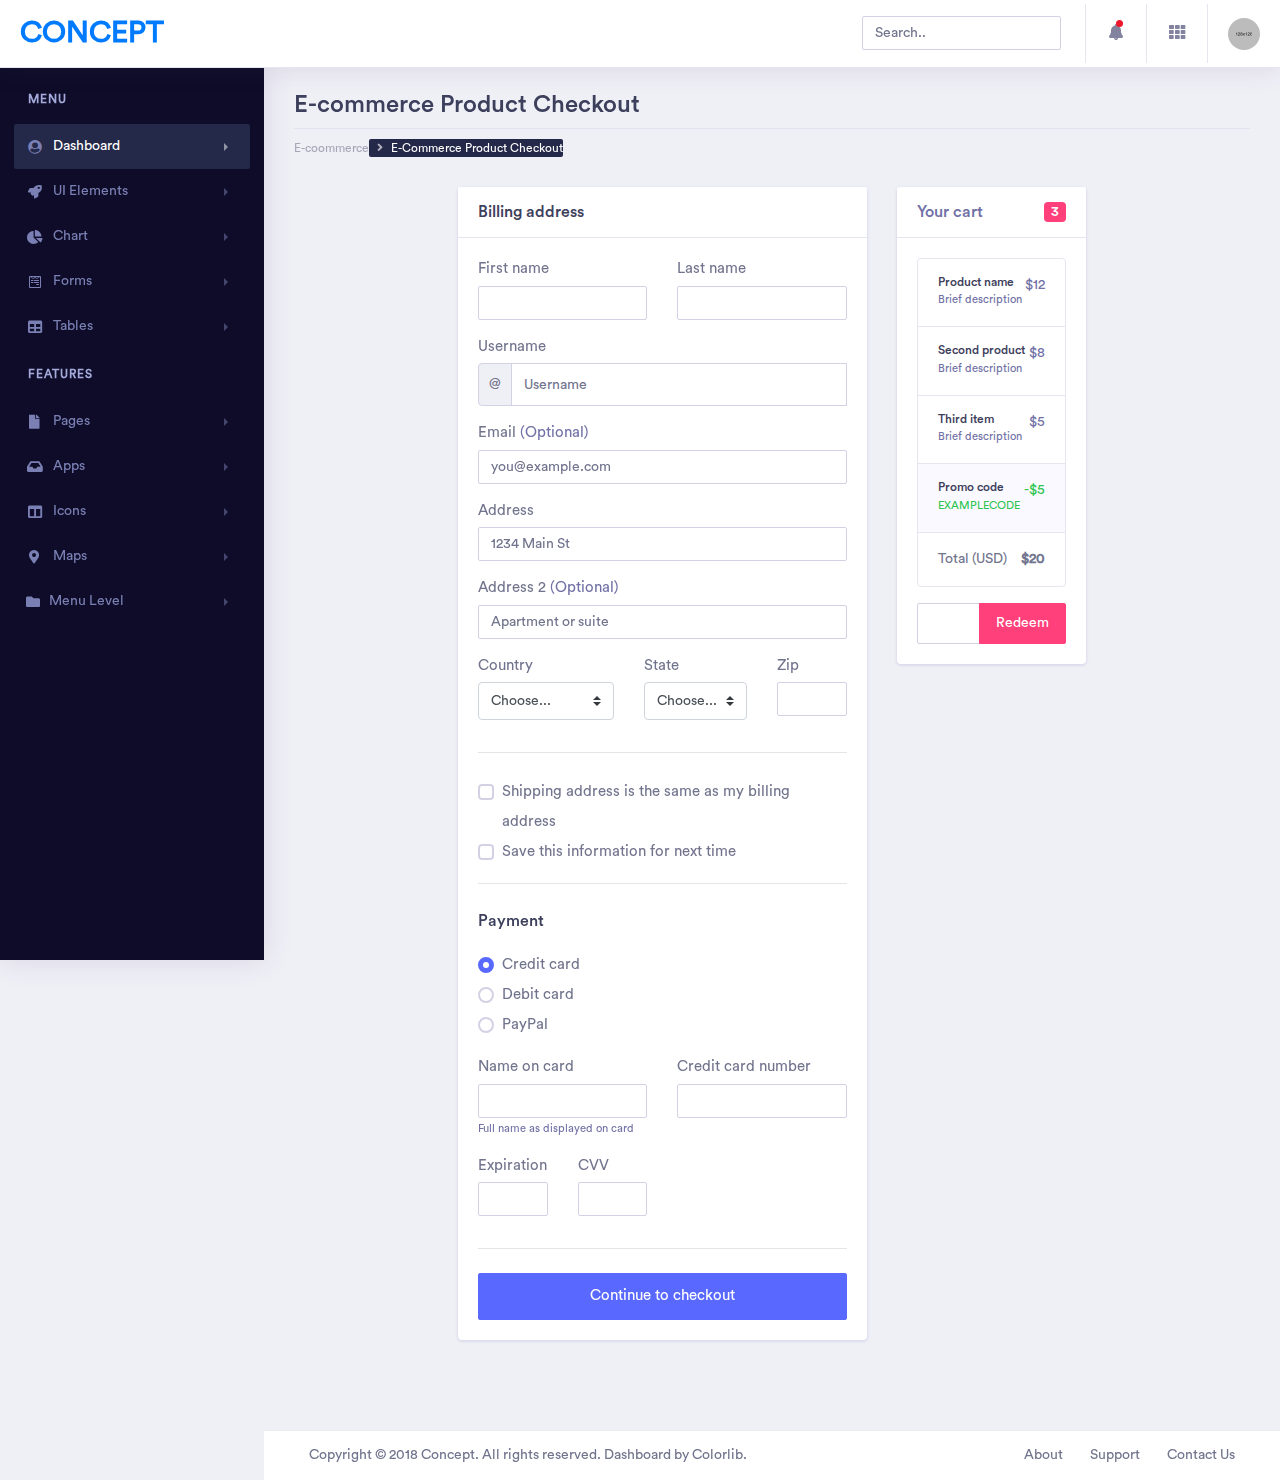
<file: eCom/concept-master/ecommerce-product-checkout.html>
<!doctype html>
<html lang="en">
 
<head>
    <!-- Required meta tags -->
    <meta charset="utf-8">
    <meta name="viewport" content="width=device-width, initial-scale=1, shrink-to-fit=no">
    <!-- Bootstrap CSS -->
    <link rel="stylesheet" href="assets/vendor/bootstrap/css/bootstrap.min.css">
    <link href="assets/vendor/fonts/circular-std/style.css" rel="stylesheet">
    <link rel="stylesheet" href="assets/libs/css/style.css">
    <link rel="stylesheet" href="assets/vendor/fonts/fontawesome/css/fontawesome-all.css">
    <title>Concept - Bootstrap 4 Admin Dashboard Template</title>
</head>

<body>
    <!-- ============================================================== -->
    <!-- main wrapper -->
    <!-- ============================================================== -->
    <div class="dashboard-main-wrapper">
        <!-- ============================================================== -->
        <!-- navbar -->
        <!-- ============================================================== -->
        <div class="dashboard-header">
            <nav class="navbar navbar-expand-lg bg-white fixed-top">
                <a class="navbar-brand" href="index.html">Concept</a>
                <button class="navbar-toggler" type="button" data-toggle="collapse" data-target="#navbarSupportedContent" aria-controls="navbarSupportedContent" aria-expanded="false" aria-label="Toggle navigation">
                    <span class="navbar-toggler-icon"></span>
                </button>
                <div class="collapse navbar-collapse " id="navbarSupportedContent">
                    <ul class="navbar-nav ml-auto navbar-right-top">
                        <li class="nav-item">
                            <div id="custom-search" class="top-search-bar">
                                <input class="form-control" type="text" placeholder="Search..">
                            </div>
                        </li>
                        <li class="nav-item dropdown notification">
                            <a class="nav-link nav-icons" href="#" id="navbarDropdownMenuLink1" data-toggle="dropdown" aria-haspopup="true" aria-expanded="false"><i class="fas fa-fw fa-bell"></i> <span class="indicator"></span></a>
                            <ul class="dropdown-menu dropdown-menu-right notification-dropdown">
                                <li>
                                    <div class="notification-title"> Notification</div>
                                    <div class="notification-list">
                                        <div class="list-group">
                                            <a href="#" class="list-group-item list-group-item-action active">
                                                <div class="notification-info">
                                                    <div class="notification-list-user-img"><img src="assets/images/avatar-2.jpg" alt="" class="user-avatar-md rounded-circle"></div>
                                                    <div class="notification-list-user-block"><span class="notification-list-user-name">Jeremy Rakestraw</span>accepted your invitation to join the team.
                                                        <div class="notification-date">2 min ago</div>
                                                    </div>
                                                </div>
                                            </a>
                                            <a href="#" class="list-group-item list-group-item-action">
                                                <div class="notification-info">
                                                    <div class="notification-list-user-img"><img src="assets/images/avatar-3.jpg" alt="" class="user-avatar-md rounded-circle"></div>
                                                    <div class="notification-list-user-block"><span class="notification-list-user-name">John Abraham </span>is now following you
                                                        <div class="notification-date">2 days ago</div>
                                                    </div>
                                                </div>
                                            </a>
                                            <a href="#" class="list-group-item list-group-item-action">
                                                <div class="notification-info">
                                                    <div class="notification-list-user-img"><img src="assets/images/avatar-4.jpg" alt="" class="user-avatar-md rounded-circle"></div>
                                                    <div class="notification-list-user-block"><span class="notification-list-user-name">Monaan Pechi</span> is watching your main repository
                                                        <div class="notification-date">2 min ago</div>
                                                    </div>
                                                </div>
                                            </a>
                                            <a href="#" class="list-group-item list-group-item-action">
                                                <div class="notification-info">
                                                    <div class="notification-list-user-img"><img src="assets/images/avatar-5.jpg" alt="" class="user-avatar-md rounded-circle"></div>
                                                    <div class="notification-list-user-block"><span class="notification-list-user-name">Jessica Caruso</span>accepted your invitation to join the team.
                                                        <div class="notification-date">2 min ago</div>
                                                    </div>
                                                </div>
                                            </a>
                                        </div>
                                    </div>
                                </li>
                                <li>
                                    <div class="list-footer"> <a href="#">View all notifications</a></div>
                                </li>
                            </ul>
                        </li>
                        <li class="nav-item dropdown connection">
                            <a class="nav-link" href="#" id="navbarDropdown" role="button" data-toggle="dropdown" aria-haspopup="true" aria-expanded="false"> <i class="fas fa-fw fa-th"></i> </a>
                            <ul class="dropdown-menu dropdown-menu-right connection-dropdown">
                                <li class="connection-list">
                                    <div class="row">
                                        <div class="col-xl-4 col-lg-4 col-md-6 col-sm-12 col-12 ">
                                            <a href="#" class="connection-item"><img src="assets/images/github.png" alt="" > <span>Github</span></a>
                                        </div>
                                        <div class="col-xl-4 col-lg-4 col-md-6 col-sm-12 col-12 ">
                                            <a href="#" class="connection-item"><img src="assets/images/dribbble.png" alt="" > <span>Dribbble</span></a>
                                        </div>
                                        <div class="col-xl-4 col-lg-4 col-md-6 col-sm-12 col-12 ">
                                            <a href="#" class="connection-item"><img src="assets/images/dropbox.png" alt="" > <span>Dropbox</span></a>
                                        </div>
                                    </div>
                                    <div class="row">
                                        <div class="col-xl-4 col-lg-4 col-md-6 col-sm-12 col-12 ">
                                            <a href="#" class="connection-item"><img src="assets/images/bitbucket.png" alt=""> <span>Bitbucket</span></a>
                                        </div>
                                        <div class="col-xl-4 col-lg-4 col-md-6 col-sm-12 col-12 ">
                                            <a href="#" class="connection-item"><img src="assets/images/mail_chimp.png" alt="" ><span>Mail chimp</span></a>
                                        </div>
                                        <div class="col-xl-4 col-lg-4 col-md-6 col-sm-12 col-12 ">
                                            <a href="#" class="connection-item"><img src="assets/images/slack.png" alt="" > <span>Slack</span></a>
                                        </div>
                                    </div>
                                </li>
                                <li>
                                    <div class="conntection-footer"><a href="#">More</a></div>
                                </li>
                            </ul>
                        </li>
                        <li class="nav-item dropdown nav-user">
                            <a class="nav-link nav-user-img" href="#" id="navbarDropdownMenuLink2" data-toggle="dropdown" aria-haspopup="true" aria-expanded="false"><img src="assets/images/avatar-1.jpg" alt="" class="user-avatar-md rounded-circle"></a>
                            <div class="dropdown-menu dropdown-menu-right nav-user-dropdown" aria-labelledby="navbarDropdownMenuLink2">
                                <div class="nav-user-info">
                                    <h5 class="mb-0 text-white nav-user-name">John Abraham </h5>
                                    <span class="status"></span><span class="ml-2">Available</span>
                                </div>
                                <a class="dropdown-item" href="#"><i class="fas fa-user mr-2"></i>Account</a>
                                <a class="dropdown-item" href="#"><i class="fas fa-cog mr-2"></i>Setting</a>
                                <a class="dropdown-item" href="#"><i class="fas fa-power-off mr-2"></i>Logout</a>
                            </div>
                        </li>
                    </ul>
                </div>
            </nav>
        </div>
        <!-- ============================================================== -->
        <!-- end navbar -->
        <!-- ============================================================== -->
        <!-- ============================================================== -->
        <!-- left sidebar -->
        <!-- ============================================================== -->
        <div class="nav-left-sidebar sidebar-dark">
            <div class="menu-list">
                <nav class="navbar navbar-expand-lg navbar-light">
                    <a class="d-xl-none d-lg-none" href="#">Dashboard</a>
                    <button class="navbar-toggler" type="button" data-toggle="collapse" data-target="#navbarNav" aria-controls="navbarNav" aria-expanded="false" aria-label="Toggle navigation">
                        <span class="navbar-toggler-icon"></span>
                    </button>
                    <div class="collapse navbar-collapse" id="navbarNav">
                        <ul class="navbar-nav flex-column">
                            <li class="nav-divider">
                                Menu
                            </li>
                            <li class="nav-item ">
                                <a class="nav-link active" href="#" data-toggle="collapse" aria-expanded="false" data-target="#submenu-1" aria-controls="submenu-1"><i class="fa fa-fw fa-user-circle"></i>Dashboard <span class="badge badge-success">6</span></a>
                                <div id="submenu-1" class="collapse submenu" style="">
                                    <ul class="nav flex-column">
                                        <li class="nav-item">
                                            <a class="nav-link" href="#" data-toggle="collapse" aria-expanded="false" data-target="#submenu-1-2" aria-controls="submenu-1-2">E-Commerce</a>
                                            <div id="submenu-1-2" class="collapse submenu" style="">
                                                <ul class="nav flex-column">
                                                    <li class="nav-item">
                                                        <a class="nav-link" href="index.html">E Commerce Dashboard</a>
                                                    </li>
                                                    <li class="nav-item">
                                                        <a class="nav-link" href="ecommerce-product.html">Product List</a>
                                                    </li>
                                                    <li class="nav-item">
                                                        <a class="nav-link" href="ecommerce-product-single.html">Product Single</a>
                                                    </li>
                                                    <li class="nav-item">
                                                        <a class="nav-link" href="ecommerce-product-checkout.html">Product Checkout</a>
                                                    </li>
                                                </ul>
                                            </div>
                                        </li>
                                        <li class="nav-item">
                                            <a class="nav-link" href="dashboard-finance.html">Finance</a>
                                        </li>
                                        <li class="nav-item">
                                            <a class="nav-link" href="dashboard-sales.html">Sales</a>
                                        </li>
                                        <li class="nav-item">
                                            <a class="nav-link" href="#" data-toggle="collapse" aria-expanded="false" data-target="#submenu-1-1" aria-controls="submenu-1-1">Infulencer</a>
                                            <div id="submenu-1-1" class="collapse submenu" style="">
                                                <ul class="nav flex-column">
                                                    <li class="nav-item">
                                                        <a class="nav-link" href="dashboard-influencer.html">Influencer</a>
                                                    </li>
                                                    <li class="nav-item">
                                                        <a class="nav-link" href="influencer-finder.html">Influencer Finder</a>
                                                    </li>
                                                    <li class="nav-item">
                                                        <a class="nav-link" href="influencer-profile.html">Influencer Profile</a>
                                                    </li>
                                                </ul>
                                            </div>
                                        </li>
                                    </ul>
                                </div>
                            </li>
                            <li class="nav-item">
                                <a class="nav-link" href="#" data-toggle="collapse" aria-expanded="false" data-target="#submenu-2" aria-controls="submenu-2"><i class="fa fa-fw fa-rocket"></i>UI Elements</a>
                                <div id="submenu-2" class="collapse submenu" style="">
                                    <ul class="nav flex-column">
                                        <li class="nav-item">
                                            <a class="nav-link" href="pages/cards.html">Cards <span class="badge badge-secondary">New</span></a>
                                        </li>
                                        <li class="nav-item">
                                            <a class="nav-link" href="pages/general.html">General</a>
                                        </li>
                                        <li class="nav-item">
                                            <a class="nav-link" href="pages/carousel.html">Carousel</a>
                                        </li>
                                        <li class="nav-item">
                                            <a class="nav-link" href="pages/listgroup.html">List Group</a>
                                        </li>
                                        <li class="nav-item">
                                            <a class="nav-link" href="pages/typography.html">Typography</a>
                                        </li>
                                        <li class="nav-item">
                                            <a class="nav-link" href="pages/accordions.html">Accordions</a>
                                        </li>
                                        <li class="nav-item">
                                            <a class="nav-link" href="pages/tabs.html">Tabs</a>
                                        </li>
                                    </ul>
                                </div>
                            </li>
                            <li class="nav-item">
                                <a class="nav-link" href="#" data-toggle="collapse" aria-expanded="false" data-target="#submenu-3" aria-controls="submenu-3"><i class="fas fa-fw fa-chart-pie"></i>Chart</a>
                                <div id="submenu-3" class="collapse submenu" style="">
                                    <ul class="nav flex-column">
                                        <li class="nav-item">
                                            <a class="nav-link" href="pages/chart-c3.html">C3 Charts</a>
                                        </li>
                                        <li class="nav-item">
                                            <a class="nav-link" href="pages/chart-chartist.html">Chartist Charts</a>
                                        </li>
                                        <li class="nav-item">
                                            <a class="nav-link" href="pages/chart-charts.html">Chart</a>
                                        </li>
                                        <li class="nav-item">
                                            <a class="nav-link" href="pages/chart-morris.html">Morris</a>
                                        </li>
                                        <li class="nav-item">
                                            <a class="nav-link" href="pages/chart-sparkline.html">Sparkline</a>
                                        </li>
                                        <li class="nav-item">
                                            <a class="nav-link" href="pages/chart-gauge.html">Guage</a>
                                        </li>
                                    </ul>
                                </div>
                            </li>
                            <li class="nav-item ">
                                <a class="nav-link" href="#" data-toggle="collapse" aria-expanded="false" data-target="#submenu-4" aria-controls="submenu-4"><i class="fab fa-fw fa-wpforms"></i>Forms</a>
                                <div id="submenu-4" class="collapse submenu" style="">
                                    <ul class="nav flex-column">
                                        <li class="nav-item">
                                            <a class="nav-link" href="pages/form-elements.html">Form Elements</a>
                                        </li>
                                        <li class="nav-item">
                                            <a class="nav-link" href="pages/form-validation.html">Parsely Validations</a>
                                        </li>
                                        <li class="nav-item">
                                            <a class="nav-link" href="pages/multiselect.html">Multiselect</a>
                                        </li>
                                        <li class="nav-item">
                                            <a class="nav-link" href="pages/datepicker.html">Date Picker</a>
                                        </li>
                                        <li class="nav-item">
                                            <a class="nav-link" href="pages/bootstrap-select.html">Bootstrap Select</a>
                                        </li>
                                    </ul>
                                </div>
                            </li>
                            <li class="nav-item">
                                <a class="nav-link" href="#" data-toggle="collapse" aria-expanded="false" data-target="#submenu-5" aria-controls="submenu-5"><i class="fas fa-fw fa-table"></i>Tables</a>
                                <div id="submenu-5" class="collapse submenu" style="">
                                    <ul class="nav flex-column">
                                        <li class="nav-item">
                                            <a class="nav-link" href="pages/general-table.html">General Tables</a>
                                        </li>
                                        <li class="nav-item">
                                            <a class="nav-link" href="pages/data-tables.html">Data Tables</a>
                                        </li>
                                    </ul>
                                </div>
                            </li>
                            <li class="nav-divider">
                                Features
                            </li>
                            <li class="nav-item">
                                <a class="nav-link" href="#" data-toggle="collapse" aria-expanded="false" data-target="#submenu-6" aria-controls="submenu-6"><i class="fas fa-fw fa-file"></i> Pages </a>
                                <div id="submenu-6" class="collapse submenu" style="">
                                    <ul class="nav flex-column">
                                        <li class="nav-item">
                                            <a class="nav-link" href="pages/blank-page.html">Blank Page</a>
                                        </li>
                                        <li class="nav-item">
                                            <a class="nav-link" href="pages/blank-page-header.html">Blank Page Header</a>
                                        </li>
                                        <li class="nav-item">
                                            <a class="nav-link" href="pages/login.html">Login</a>
                                        </li>
                                        <li class="nav-item">
                                            <a class="nav-link" href="pages/404-page.html">404 page</a>
                                        </li>
                                        <li class="nav-item">
                                            <a class="nav-link" href="pages/sign-up.html">Sign up Page</a>
                                        </li>
                                        <li class="nav-item">
                                            <a class="nav-link" href="pages/forgot-password.html">Forgot Password</a>
                                        </li>
                                        <li class="nav-item">
                                            <a class="nav-link" href="pages/pricing.html">Pricing Tables</a>
                                        </li>
                                        <li class="nav-item">
                                            <a class="nav-link" href="pages/timeline.html">Timeline</a>
                                        </li>
                                        <li class="nav-item">
                                            <a class="nav-link" href="pages/calendar.html">Calendar</a>
                                        </li>
                                        <li class="nav-item">
                                            <a class="nav-link" href="pages/sortable-nestable-lists.html">Sortable/Nestable List</a>
                                        </li>
                                        <li class="nav-item">
                                            <a class="nav-link" href="pages/widgets.html">Widgets</a>
                                        </li>
                                        <li class="nav-item">
                                            <a class="nav-link" href="pages/media-object.html">Media Objects</a>
                                        </li>
                                        <li class="nav-item">
                                            <a class="nav-link" href="pages/cropper-image.html">Cropper</a>
                                        </li>
                                        <li class="nav-item">
                                            <a class="nav-link" href="pages/color-picker.html">Color Picker</a>
                                        </li>
                                    </ul>
                                </div>
                            </li>
                            <li class="nav-item">
                                <a class="nav-link" href="#" data-toggle="collapse" aria-expanded="false" data-target="#submenu-7" aria-controls="submenu-7"><i class="fas fa-fw fa-inbox"></i>Apps <span class="badge badge-secondary">New</span></a>
                                <div id="submenu-7" class="collapse submenu" style="">
                                    <ul class="nav flex-column">
                                        <li class="nav-item">
                                            <a class="nav-link" href="pages/inbox.html">Inbox</a>
                                        </li>
                                        <li class="nav-item">
                                            <a class="nav-link" href="pages/email-details.html">Email Detail</a>
                                        </li>
                                        <li class="nav-item">
                                            <a class="nav-link" href="pages/email-compose.html">Email Compose</a>
                                        </li>
                                        <li class="nav-item">
                                            <a class="nav-link" href="pages/message-chat.html">Message Chat</a>
                                        </li>
                                    </ul>
                                </div>
                            </li>
                            <li class="nav-item">
                                <a class="nav-link" href="#" data-toggle="collapse" aria-expanded="false" data-target="#submenu-8" aria-controls="submenu-8"><i class="fas fa-fw fa-columns"></i>Icons</a>
                                <div id="submenu-8" class="collapse submenu" style="">
                                    <ul class="nav flex-column">
                                        <li class="nav-item">
                                            <a class="nav-link" href="pages/icon-fontawesome.html">FontAwesome Icons</a>
                                        </li>
                                        <li class="nav-item">
                                            <a class="nav-link" href="pages/icon-material.html">Material Icons</a>
                                        </li>
                                        <li class="nav-item">
                                            <a class="nav-link" href="pages/icon-simple-lineicon.html">Simpleline Icon</a>
                                        </li>
                                        <li class="nav-item">
                                            <a class="nav-link" href="pages/icon-themify.html">Themify Icon</a>
                                        </li>
                                        <li class="nav-item">
                                            <a class="nav-link" href="pages/icon-flag.html">Flag Icons</a>
                                        </li>
                                        <li class="nav-item">
                                            <a class="nav-link" href="pages/icon-weather.html">Weather Icon</a>
                                        </li>
                                    </ul>
                                </div>
                            </li>
                            <li class="nav-item">
                                <a class="nav-link" href="#" data-toggle="collapse" aria-expanded="false" data-target="#submenu-9" aria-controls="submenu-9"><i class="fas fa-fw fa-map-marker-alt"></i>Maps</a>
                                <div id="submenu-9" class="collapse submenu" style="">
                                    <ul class="nav flex-column">
                                        <li class="nav-item">
                                            <a class="nav-link" href="pages/map-google.html">Google Maps</a>
                                        </li>
                                        <li class="nav-item">
                                            <a class="nav-link" href="pages/map-vector.html">Vector Maps</a>
                                        </li>
                                    </ul>
                                </div>
                            </li>
                            <li class="nav-item">
                                <a class="nav-link" href="#" data-toggle="collapse" aria-expanded="false" data-target="#submenu-10" aria-controls="submenu-10"><i class="fas fa-f fa-folder"></i>Menu Level</a>
                                <div id="submenu-10" class="collapse submenu" style="">
                                    <ul class="nav flex-column">
                                        <li class="nav-item">
                                            <a class="nav-link" href="#">Level 1</a>
                                        </li>
                                        <li class="nav-item">
                                            <a class="nav-link" href="#" data-toggle="collapse" aria-expanded="false" data-target="#submenu-11" aria-controls="submenu-11">Level 2</a>
                                            <div id="submenu-11" class="collapse submenu" style="">
                                                <ul class="nav flex-column">
                                                    <li class="nav-item">
                                                        <a class="nav-link" href="#">Level 1</a>
                                                    </li>
                                                    <li class="nav-item">
                                                        <a class="nav-link" href="#">Level 2</a>
                                                    </li>
                                                </ul>
                                            </div>
                                        </li>
                                        <li class="nav-item">
                                            <a class="nav-link" href="#">Level 3</a>
                                        </li>
                                    </ul>
                                </div>
                            </li>
                        </ul>
                    </div>
                </nav>
            </div>
        </div>
        <!-- ============================================================== -->
        <!-- end left sidebar -->
        <!-- ============================================================== -->
        <!-- ============================================================== -->
        <!-- wrapper  -->
        <!-- ============================================================== -->
        <div class="dashboard-wrapper">
            <div class="dashboard-ecommerce">
                <div class="container-fluid dashboard-content ">
                    <!-- ============================================================== -->
                    <!-- pageheader  -->
                    <!-- ============================================================== -->
                    <div class="row">
                        <div class="col-xl-12 col-lg-12 col-md-12 col-sm-12 col-12">
                            <div class="page-header">
                                <h2 class="pageheader-title">E-commerce Product Checkout </h2>
                                <p class="pageheader-text">Nulla euismod urna eros, sit amet scelerisque torton lectus vel mauris facilisis faucibus at enim quis massa lobortis rutrum.</p>
                                <div class="page-breadcrumb">
                                    <nav aria-label="breadcrumb">
                                        <ol class="breadcrumb">
                                            <li class="breadcrumb-item"><a href="#" class="breadcrumb-link">E-coommerce</a></li>
                                            <li class="breadcrumb-item active" aria-current="page">E-Commerce Product Checkout</li>
                                        </ol>
                                    </nav>
                                </div>
                            </div>
                        </div>
                    </div>
                    <!-- ============================================================== -->
                    <!-- end pageheader  -->
                    <!-- ============================================================== -->
                    <div class="row">
                        <div class="offset-xl-2 col-xl-8 col-lg-12 col-md-12 col-sm-12 col-12">
                            <div class="row">
                                <div class="col-md-8">
                                    <div class="card">
                                        <div class="card-header">
                                            <h4 class="mb-0">Billing address</h4>
                                        </div>
                                        <div class="card-body">
                                            <form class="needs-validation" novalidate="">
                                                <div class="row">
                                                    <div class="col-md-6 mb-3">
                                                        <label for="firstName">First name</label>
                                                        <input type="text" class="form-control" id="firstName" placeholder="" value="" required="">
                                                        <div class="invalid-feedback">
                                                            Valid first name is required.
                                                        </div>
                                                    </div>
                                                    <div class="col-md-6 mb-3">
                                                        <label for="lastName">Last name</label>
                                                        <input type="text" class="form-control" id="lastName" placeholder="" value="" required="">
                                                        <div class="invalid-feedback">
                                                            Valid last name is required.
                                                        </div>
                                                    </div>
                                                </div>
                                                <div class="mb-3">
                                                    <label for="username">Username</label>
                                                    <div class="input-group">
                                                        <div class="input-group-prepend">
                                                            <span class="input-group-text">@</span>
                                                        </div>
                                                        <input type="text" class="form-control" id="username" placeholder="Username" required="">
                                                        <div class="invalid-feedback" style="width: 100%;">
                                                            Your username is required.
                                                        </div>
                                                    </div>
                                                </div>
                                                <div class="mb-3">
                                                    <label for="email">Email <span class="text-muted">(Optional)</span></label>
                                                    <input type="email" class="form-control" id="email" placeholder="you@example.com">
                                                    <div class="invalid-feedback">
                                                        Please enter a valid email address for shipping updates.
                                                    </div>
                                                </div>
                                                <div class="mb-3">
                                                    <label for="address">Address</label>
                                                    <input type="text" class="form-control" id="address" placeholder="1234 Main St" required="">
                                                    <div class="invalid-feedback">
                                                        Please enter your shipping address.
                                                    </div>
                                                </div>
                                                <div class="mb-3">
                                                    <label for="address2">Address 2 <span class="text-muted">(Optional)</span></label>
                                                    <input type="text" class="form-control" id="address2" placeholder="Apartment or suite">
                                                </div>
                                                <div class="row">
                                                    <div class="col-md-5 mb-3">
                                                        <label for="country">Country</label>
                                                        <select class="custom-select d-block w-100" id="country" required="">
                                                            <option value="">Choose...</option>
                                                            <option>United States</option>
                                                        </select>
                                                        <div class="invalid-feedback">
                                                            Please select a valid country.
                                                        </div>
                                                    </div>
                                                    <div class="col-md-4 mb-3">
                                                        <label for="state">State</label>
                                                        <select class="custom-select d-block w-100" id="state" required="">
                                                            <option value="">Choose...</option>
                                                            <option>California</option>
                                                        </select>
                                                        <div class="invalid-feedback">
                                                            Please provide a valid state.
                                                        </div>
                                                    </div>
                                                    <div class="col-md-3 mb-3">
                                                        <label for="zip">Zip</label>
                                                        <input type="text" class="form-control" id="zip" placeholder="" required="">
                                                        <div class="invalid-feedback">
                                                            Zip code required.
                                                        </div>
                                                    </div>
                                                </div>
                                                <hr class="mb-4">
                                                <div class="custom-control custom-checkbox">
                                                    <input type="checkbox" class="custom-control-input" id="same-address">
                                                    <label class="custom-control-label" for="same-address">Shipping address is the same as my billing address</label>
                                                </div>
                                                <div class="custom-control custom-checkbox">
                                                    <input type="checkbox" class="custom-control-input" id="save-info">
                                                    <label class="custom-control-label" for="save-info">Save this information for next time</label>
                                                </div>
                                                <hr class="mb-4">
                                                <h4 class="mb-3">Payment</h4>
                                                <div class="d-block my-3">
                                                    <div class="custom-control custom-radio">
                                                        <input id="credit" name="paymentMethod" type="radio" class="custom-control-input" checked="" required="">
                                                        <label class="custom-control-label" for="credit">Credit card</label>
                                                    </div>
                                                    <div class="custom-control custom-radio">
                                                        <input id="debit" name="paymentMethod" type="radio" class="custom-control-input" required="">
                                                        <label class="custom-control-label" for="debit">Debit card</label>
                                                    </div>
                                                    <div class="custom-control custom-radio">
                                                        <input id="paypal" name="paymentMethod" type="radio" class="custom-control-input" required="">
                                                        <label class="custom-control-label" for="paypal">PayPal</label>
                                                    </div>
                                                </div>
                                                <div class="row">
                                                    <div class="col-md-6 mb-3">
                                                        <label for="cc-name">Name on card</label>
                                                        <input type="text" class="form-control" id="cc-name" placeholder="" required="">
                                                        <small class="text-muted">Full name as displayed on card</small>
                                                        <div class="invalid-feedback">
                                                            Name on card is required
                                                        </div>
                                                    </div>
                                                    <div class="col-md-6 mb-3">
                                                        <label for="cc-number">Credit card number</label>
                                                        <input type="text" class="form-control" id="cc-number" placeholder="" required="">
                                                        <div class="invalid-feedback">
                                                            Credit card number is required
                                                        </div>
                                                    </div>
                                                </div>
                                                <div class="row">
                                                    <div class="col-md-3 mb-3">
                                                        <label for="cc-expiration">Expiration</label>
                                                        <input type="text" class="form-control" id="cc-expiration" placeholder="" required="">
                                                        <div class="invalid-feedback">
                                                            Expiration date required
                                                        </div>
                                                    </div>
                                                    <div class="col-md-3 mb-3">
                                                        <label for="cc-cvv">CVV</label>
                                                        <input type="text" class="form-control" id="cc-cvv" placeholder="" required="">
                                                        <div class="invalid-feedback">
                                                            Security code required
                                                        </div>
                                                    </div>
                                                </div>
                                                <hr class="mb-4">
                                                <button class="btn btn-primary btn-lg btn-block" type="submit">Continue to checkout</button>
                                            </form>
                                        </div>
                                    </div>
                                </div>
                                <div class="col-md-4 mb-4">
                                    <div class="card">
                                        <div class="card-header">
                                            <h4 class="d-flex justify-content-between align-items-center mb-0">
                                                        <span class="text-muted">Your cart</span>
                                          <span class="badge badge-secondary badge-pill">3</span>
                                                 </h4>
                                        </div>
                                        <div class="card-body">
                                            <ul class="list-group mb-3">
                                                <li class="list-group-item d-flex justify-content-between">
                                                    <div>
                                                        <h6 class="my-0">Product name</h6>
                                                        <small class="text-muted">Brief description</small>
                                                    </div>
                                                    <span class="text-muted">$12</span>
                                                </li>
                                                <li class="list-group-item d-flex justify-content-between">
                                                    <div>
                                                        <h6 class="my-0">Second product</h6>
                                                        <small class="text-muted">Brief description</small>
                                                    </div>
                                                    <span class="text-muted">$8</span>
                                                </li>
                                                <li class="list-group-item d-flex justify-content-between">
                                                    <div>
                                                        <h6 class="my-0">Third item</h6>
                                                        <small class="text-muted">Brief description</small>
                                                    </div>
                                                    <span class="text-muted">$5</span>
                                                </li>
                                                <li class="list-group-item d-flex justify-content-between bg-light">
                                                    <div class="text-success">
                                                        <h6 class="my-0">Promo code</h6>
                                                        <small>EXAMPLECODE</small>
                                                    </div>
                                                    <span class="text-success">-$5</span>
                                                </li>
                                                <li class="list-group-item d-flex justify-content-between">
                                                    <span>Total (USD)</span>
                                                    <strong>$20</strong>
                                                </li>
                                            </ul>
                                            <form>
                                                <div class="input-group">
                                                    <input type="text" class="form-control" placeholder="">
                                                    <div class="input-group-append">
                                                        <button type="submit" class="btn btn-secondary">Redeem</button>
                                                    </div>
                                                </div>
                                            </form>
                                        </div>
                                    </div>
                                </div>
                            </div>
                        </div>
                    </div>
                </div>
                <!-- ============================================================== -->
                <!-- footer -->
                <!-- ============================================================== -->
                <div class="footer">
                    <div class="container-fluid">
                        <div class="row">
                            <div class="col-xl-6 col-lg-6 col-md-6 col-sm-12 col-12">
                                Copyright © 2018 Concept. All rights reserved. Dashboard by <a href="https://colorlib.com/wp/">Colorlib</a>.
                            </div>
                            <div class="col-xl-6 col-lg-6 col-md-6 col-sm-12 col-12">
                                <div class="text-md-right footer-links d-none d-sm-block">
                                    <a href="javascript: void(0);">About</a>
                                    <a href="javascript: void(0);">Support</a>
                                    <a href="javascript: void(0);">Contact Us</a>
                                </div>
                            </div>
                        </div>
                    </div>
                </div>
                <!-- ============================================================== -->
                <!-- end footer -->
                <!-- ============================================================== -->
            </div>
            <!-- ============================================================== -->
            <!-- end wrapper  -->
            <!-- ============================================================== -->
        </div>
    </div>
    <!-- ============================================================== -->
    <!-- end main wrapper  -->
    <!-- ============================================================== -->
    <!-- Optional JavaScript -->
    <!-- jquery 3.3.1  -->
    <script src="assets/vendor/jquery/jquery-3.3.1.min.js"></script>
    <!-- bootstap bundle js-->
    <script src="assets/vendor/bootstrap/js/bootstrap.bundle.js"></script>
    <!-- slimscroll js-->
    <script src="assets/vendor/slimscroll/jquery.slimscroll.js"></script>
    <!-- main js-->
    <script src="assets/libs/js/main-js.js"></script>
</body>

 
</html>
</file>
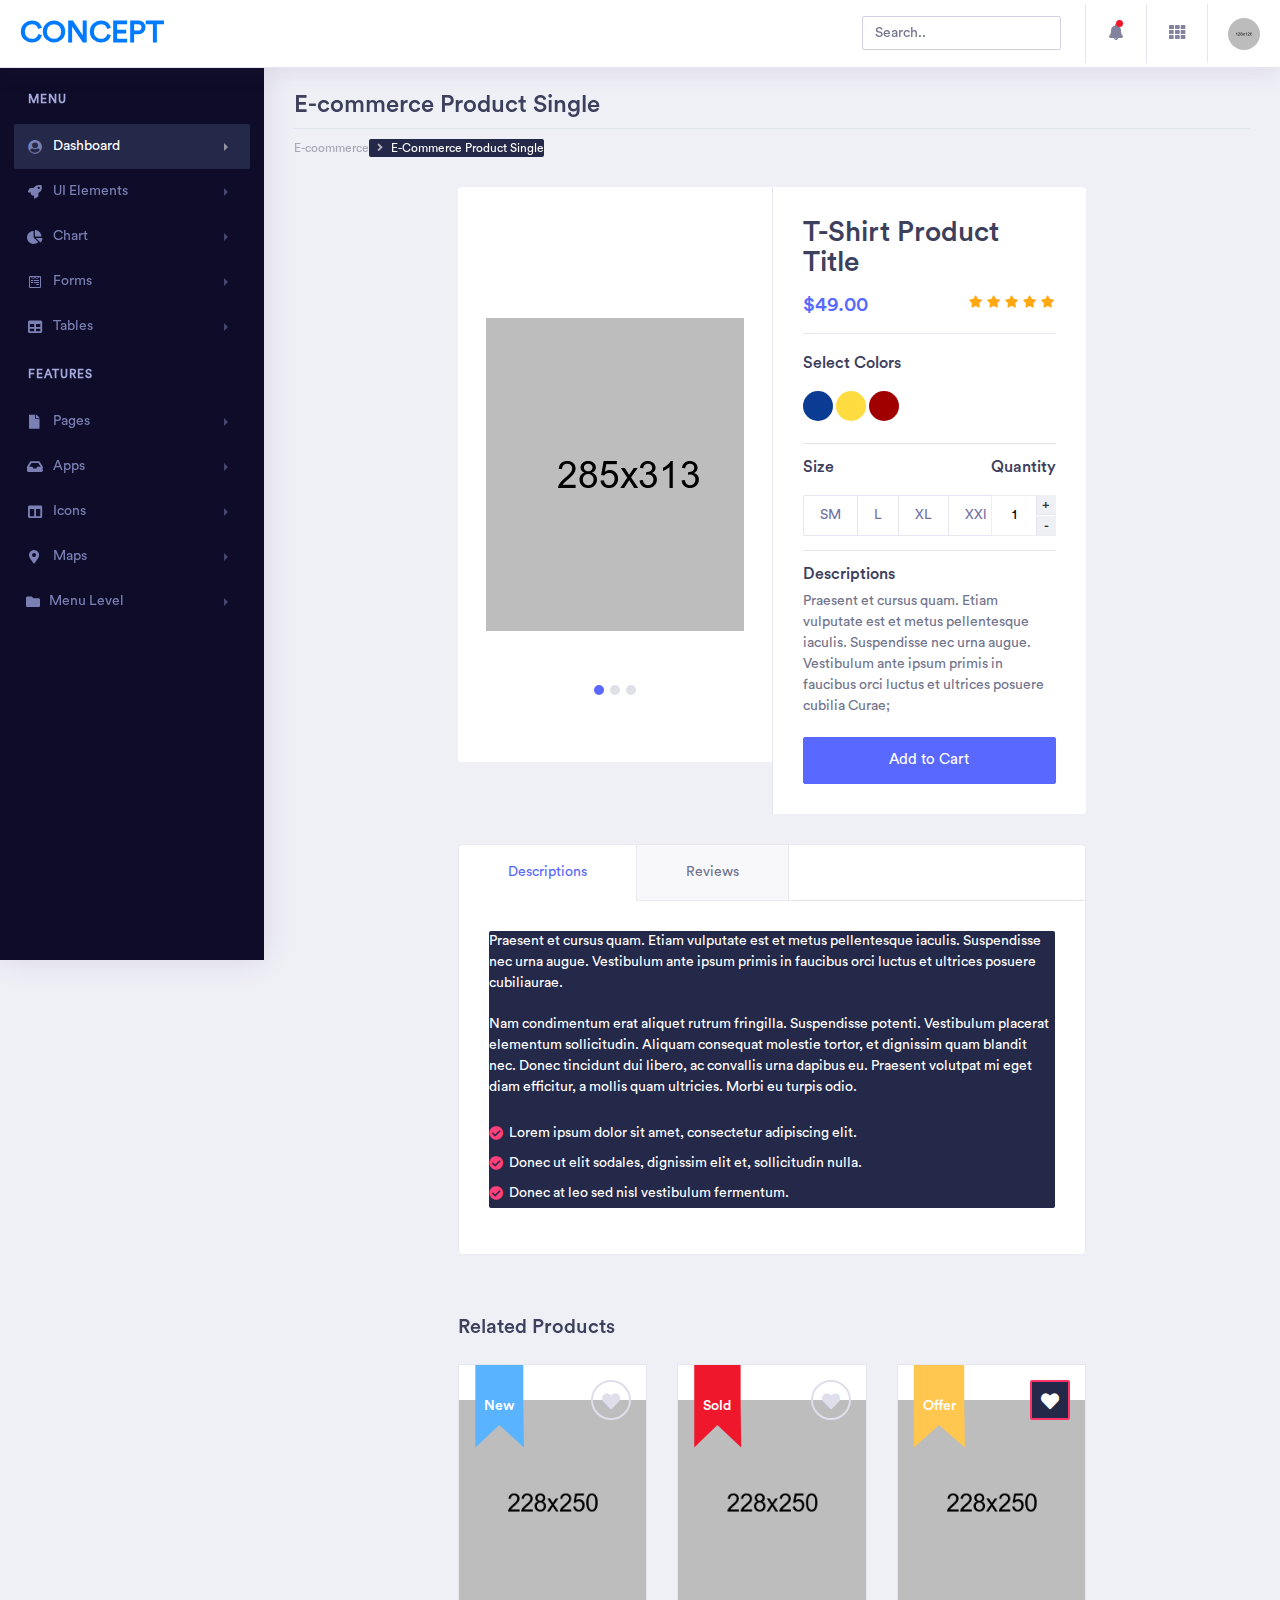
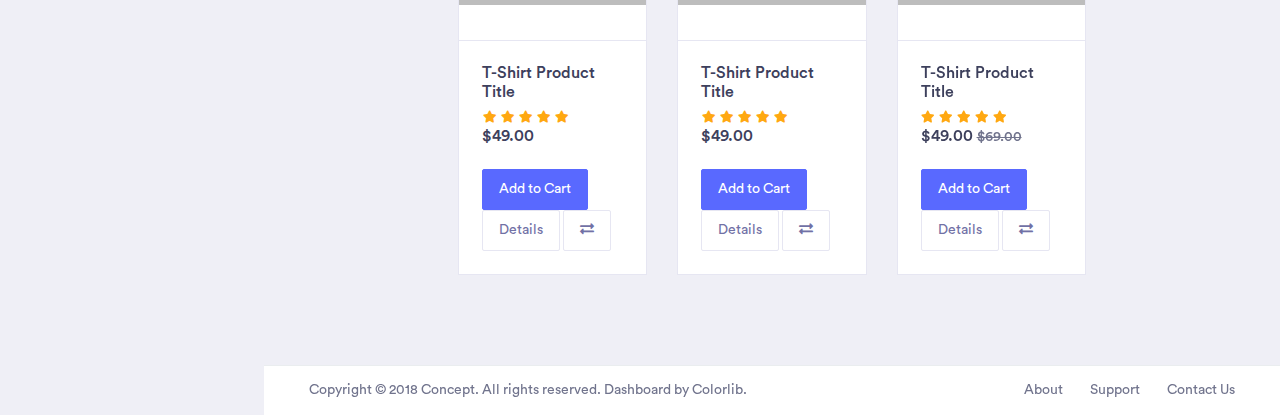
<file: eCom/concept-master/ecommerce-product-single.html>
<!doctype html>
<html lang="en">

 
<head>
    <!-- Required meta tags -->
    <meta charset="utf-8">
    <meta name="viewport" content="width=device-width, initial-scale=1, shrink-to-fit=no">
    <!-- Bootstrap CSS -->
    <link rel="stylesheet" href="assets/vendor/bootstrap/css/bootstrap.min.css">
    <link href="assets/vendor/fonts/circular-std/style.css" rel="stylesheet">
    <link rel="stylesheet" href="assets/libs/css/style.css">
    <link rel="stylesheet" href="assets/vendor/fonts/fontawesome/css/fontawesome-all.css">
    <title>Concept - Bootstrap 4 Admin Dashboard Template</title>
</head>

<body>
    <!-- ============================================================== -->
    <!-- main wrapper -->
    <!-- ============================================================== -->
    <div class="dashboard-main-wrapper">
        <!-- ============================================================== -->
        <!-- navbar -->
        <!-- ============================================================== -->
        <div class="dashboard-header">
            <nav class="navbar navbar-expand-lg bg-white fixed-top">
                <a class="navbar-brand" href="index.html">Concept</a>
                <button class="navbar-toggler" type="button" data-toggle="collapse" data-target="#navbarSupportedContent" aria-controls="navbarSupportedContent" aria-expanded="false" aria-label="Toggle navigation">
                    <span class="navbar-toggler-icon"></span>
                </button>
                <div class="collapse navbar-collapse " id="navbarSupportedContent">
                    <ul class="navbar-nav ml-auto navbar-right-top">
                        <li class="nav-item">
                            <div id="custom-search" class="top-search-bar">
                                <input class="form-control" type="text" placeholder="Search..">
                            </div>
                        </li>
                        <li class="nav-item dropdown notification">
                            <a class="nav-link nav-icons" href="#" id="navbarDropdownMenuLink1" data-toggle="dropdown" aria-haspopup="true" aria-expanded="false"><i class="fas fa-fw fa-bell"></i> <span class="indicator"></span></a>
                            <ul class="dropdown-menu dropdown-menu-right notification-dropdown">
                                <li>
                                    <div class="notification-title"> Notification</div>
                                    <div class="notification-list">
                                        <div class="list-group">
                                            <a href="#" class="list-group-item list-group-item-action active">
                                                <div class="notification-info">
                                                    <div class="notification-list-user-img"><img src="assets/images/avatar-2.jpg" alt="" class="user-avatar-md rounded-circle"></div>
                                                    <div class="notification-list-user-block"><span class="notification-list-user-name">Jeremy Rakestraw</span>accepted your invitation to join the team.
                                                        <div class="notification-date">2 min ago</div>
                                                    </div>
                                                </div>
                                            </a>
                                            <a href="#" class="list-group-item list-group-item-action">
                                                <div class="notification-info">
                                                    <div class="notification-list-user-img"><img src="assets/images/avatar-3.jpg" alt="" class="user-avatar-md rounded-circle"></div>
                                                    <div class="notification-list-user-block"><span class="notification-list-user-name">John Abraham </span>is now following you
                                                        <div class="notification-date">2 days ago</div>
                                                    </div>
                                                </div>
                                            </a>
                                            <a href="#" class="list-group-item list-group-item-action">
                                                <div class="notification-info">
                                                    <div class="notification-list-user-img"><img src="assets/images/avatar-4.jpg" alt="" class="user-avatar-md rounded-circle"></div>
                                                    <div class="notification-list-user-block"><span class="notification-list-user-name">Monaan Pechi</span> is watching your main repository
                                                        <div class="notification-date">2 min ago</div>
                                                    </div>
                                                </div>
                                            </a>
                                            <a href="#" class="list-group-item list-group-item-action">
                                                <div class="notification-info">
                                                    <div class="notification-list-user-img"><img src="assets/images/avatar-5.jpg" alt="" class="user-avatar-md rounded-circle"></div>
                                                    <div class="notification-list-user-block"><span class="notification-list-user-name">Jessica Caruso</span>accepted your invitation to join the team.
                                                        <div class="notification-date">2 min ago</div>
                                                    </div>
                                                </div>
                                            </a>
                                        </div>
                                    </div>
                                </li>
                                <li>
                                    <div class="list-footer"> <a href="#">View all notifications</a></div>
                                </li>
                            </ul>
                        </li>
                        <li class="nav-item dropdown connection">
                            <a class="nav-link" href="#" id="navbarDropdown" role="button" data-toggle="dropdown" aria-haspopup="true" aria-expanded="false"> <i class="fas fa-fw fa-th"></i> </a>
                            <ul class="dropdown-menu dropdown-menu-right connection-dropdown">
                                <li class="connection-list">
                                    <div class="row">
                                        <div class="col-xl-4 col-lg-4 col-md-6 col-sm-12 col-12 ">
                                            <a href="#" class="connection-item"><img src="assets/images/github.png" alt="" > <span>Github</span></a>
                                        </div>
                                        <div class="col-xl-4 col-lg-4 col-md-6 col-sm-12 col-12 ">
                                            <a href="#" class="connection-item"><img src="assets/images/dribbble.png" alt="" > <span>Dribbble</span></a>
                                        </div>
                                        <div class="col-xl-4 col-lg-4 col-md-6 col-sm-12 col-12 ">
                                            <a href="#" class="connection-item"><img src="assets/images/dropbox.png" alt="" > <span>Dropbox</span></a>
                                        </div>
                                    </div>
                                    <div class="row">
                                        <div class="col-xl-4 col-lg-4 col-md-6 col-sm-12 col-12 ">
                                            <a href="#" class="connection-item"><img src="assets/images/bitbucket.png" alt=""> <span>Bitbucket</span></a>
                                        </div>
                                        <div class="col-xl-4 col-lg-4 col-md-6 col-sm-12 col-12 ">
                                            <a href="#" class="connection-item"><img src="assets/images/mail_chimp.png" alt="" ><span>Mail chimp</span></a>
                                        </div>
                                        <div class="col-xl-4 col-lg-4 col-md-6 col-sm-12 col-12 ">
                                            <a href="#" class="connection-item"><img src="assets/images/slack.png" alt="" > <span>Slack</span></a>
                                        </div>
                                    </div>
                                </li>
                                <li>
                                    <div class="conntection-footer"><a href="#">More</a></div>
                                </li>
                            </ul>
                        </li>
                        <li class="nav-item dropdown nav-user">
                            <a class="nav-link nav-user-img" href="#" id="navbarDropdownMenuLink2" data-toggle="dropdown" aria-haspopup="true" aria-expanded="false"><img src="assets/images/avatar-1.jpg" alt="" class="user-avatar-md rounded-circle"></a>
                            <div class="dropdown-menu dropdown-menu-right nav-user-dropdown" aria-labelledby="navbarDropdownMenuLink2">
                                <div class="nav-user-info">
                                    <h5 class="mb-0 text-white nav-user-name">John Abraham </h5>
                                    <span class="status"></span><span class="ml-2">Available</span>
                                </div>
                                <a class="dropdown-item" href="#"><i class="fas fa-user mr-2"></i>Account</a>
                                <a class="dropdown-item" href="#"><i class="fas fa-cog mr-2"></i>Setting</a>
                                <a class="dropdown-item" href="#"><i class="fas fa-power-off mr-2"></i>Logout</a>
                            </div>
                        </li>
                    </ul>
                </div>
            </nav>
        </div>
        <!-- ============================================================== -->
        <!-- end navbar -->
        <!-- ============================================================== -->
        <!-- ============================================================== -->
        <!-- left sidebar -->
        <!-- ============================================================== -->
        <div class="nav-left-sidebar sidebar-dark">
            <div class="menu-list">
                <nav class="navbar navbar-expand-lg navbar-light">
                    <a class="d-xl-none d-lg-none" href="#">Dashboard</a>
                    <button class="navbar-toggler" type="button" data-toggle="collapse" data-target="#navbarNav" aria-controls="navbarNav" aria-expanded="false" aria-label="Toggle navigation">
                        <span class="navbar-toggler-icon"></span>
                    </button>
                    <div class="collapse navbar-collapse" id="navbarNav">
                        <ul class="navbar-nav flex-column">
                            <li class="nav-divider">
                                Menu
                            </li>
                            <li class="nav-item ">
                                <a class="nav-link active" href="#" data-toggle="collapse" aria-expanded="false" data-target="#submenu-1" aria-controls="submenu-1"><i class="fa fa-fw fa-user-circle"></i>Dashboard <span class="badge badge-success">6</span></a>
                                <div id="submenu-1" class="collapse submenu" style="">
                                    <ul class="nav flex-column">
                                        <li class="nav-item">
                                            <a class="nav-link" href="#" data-toggle="collapse" aria-expanded="false" data-target="#submenu-1-2" aria-controls="submenu-1-2">E-Commerce</a>
                                            <div id="submenu-1-2" class="collapse submenu" style="">
                                                <ul class="nav flex-column">
                                                    <li class="nav-item">
                                                        <a class="nav-link" href="index.html">E Commerce Dashboard</a>
                                                    </li>
                                                    <li class="nav-item">
                                                        <a class="nav-link" href="ecommerce-product.html">Product List</a>
                                                    </li>
                                                    <li class="nav-item">
                                                        <a class="nav-link" href="ecommerce-product-single.html">Product Single</a>
                                                    </li>
                                                    <li class="nav-item">
                                                        <a class="nav-link" href="ecommerce-product-checkout.html">Product Checkout</a>
                                                    </li>
                                                </ul>
                                            </div>
                                        </li>
                                        <li class="nav-item">
                                            <a class="nav-link" href="dashboard-finance.html">Finance</a>
                                        </li>
                                        <li class="nav-item">
                                            <a class="nav-link" href="dashboard-sales.html">Sales</a>
                                        </li>
                                        <li class="nav-item">
                                            <a class="nav-link" href="#" data-toggle="collapse" aria-expanded="false" data-target="#submenu-1-1" aria-controls="submenu-1-1">Infulencer</a>
                                            <div id="submenu-1-1" class="collapse submenu" style="">
                                                <ul class="nav flex-column">
                                                    <li class="nav-item">
                                                        <a class="nav-link" href="dashboard-influencer.html">Influencer</a>
                                                    </li>
                                                    <li class="nav-item">
                                                        <a class="nav-link" href="influencer-finder.html">Influencer Finder</a>
                                                    </li>
                                                    <li class="nav-item">
                                                        <a class="nav-link" href="influencer-profile.html">Influencer Profile</a>
                                                    </li>
                                                </ul>
                                            </div>
                                        </li>
                                    </ul>
                                </div>
                            </li>
                            <li class="nav-item">
                                <a class="nav-link" href="#" data-toggle="collapse" aria-expanded="false" data-target="#submenu-2" aria-controls="submenu-2"><i class="fa fa-fw fa-rocket"></i>UI Elements</a>
                                <div id="submenu-2" class="collapse submenu" style="">
                                    <ul class="nav flex-column">
                                        <li class="nav-item">
                                            <a class="nav-link" href="pages/cards.html">Cards <span class="badge badge-secondary">New</span></a>
                                        </li>
                                        <li class="nav-item">
                                            <a class="nav-link" href="pages/general.html">General</a>
                                        </li>
                                        <li class="nav-item">
                                            <a class="nav-link" href="pages/carousel.html">Carousel</a>
                                        </li>
                                        <li class="nav-item">
                                            <a class="nav-link" href="pages/listgroup.html">List Group</a>
                                        </li>
                                        <li class="nav-item">
                                            <a class="nav-link" href="pages/typography.html">Typography</a>
                                        </li>
                                        <li class="nav-item">
                                            <a class="nav-link" href="pages/accordions.html">Accordions</a>
                                        </li>
                                        <li class="nav-item">
                                            <a class="nav-link" href="pages/tabs.html">Tabs</a>
                                        </li>
                                    </ul>
                                </div>
                            </li>
                            <li class="nav-item">
                                <a class="nav-link" href="#" data-toggle="collapse" aria-expanded="false" data-target="#submenu-3" aria-controls="submenu-3"><i class="fas fa-fw fa-chart-pie"></i>Chart</a>
                                <div id="submenu-3" class="collapse submenu" style="">
                                    <ul class="nav flex-column">
                                        <li class="nav-item">
                                            <a class="nav-link" href="pages/chart-c3.html">C3 Charts</a>
                                        </li>
                                        <li class="nav-item">
                                            <a class="nav-link" href="pages/chart-chartist.html">Chartist Charts</a>
                                        </li>
                                        <li class="nav-item">
                                            <a class="nav-link" href="pages/chart-charts.html">Chart</a>
                                        </li>
                                        <li class="nav-item">
                                            <a class="nav-link" href="pages/chart-morris.html">Morris</a>
                                        </li>
                                        <li class="nav-item">
                                            <a class="nav-link" href="pages/chart-sparkline.html">Sparkline</a>
                                        </li>
                                        <li class="nav-item">
                                            <a class="nav-link" href="pages/chart-gauge.html">Guage</a>
                                        </li>
                                    </ul>
                                </div>
                            </li>
                            <li class="nav-item ">
                                <a class="nav-link" href="#" data-toggle="collapse" aria-expanded="false" data-target="#submenu-4" aria-controls="submenu-4"><i class="fab fa-fw fa-wpforms"></i>Forms</a>
                                <div id="submenu-4" class="collapse submenu" style="">
                                    <ul class="nav flex-column">
                                        <li class="nav-item">
                                            <a class="nav-link" href="pages/form-elements.html">Form Elements</a>
                                        </li>
                                        <li class="nav-item">
                                            <a class="nav-link" href="pages/form-validation.html">Parsely Validations</a>
                                        </li>
                                        <li class="nav-item">
                                            <a class="nav-link" href="pages/multiselect.html">Multiselect</a>
                                        </li>
                                        <li class="nav-item">
                                            <a class="nav-link" href="pages/datepicker.html">Date Picker</a>
                                        </li>
                                         <li class="nav-item">
                                            <a class="nav-link" href="pages/bootstrap-select.html">Bootstrap Select</a>
                                        </li>
                                    </ul>
                                </div>
                            </li>
                            <li class="nav-item">
                                <a class="nav-link" href="#" data-toggle="collapse" aria-expanded="false" data-target="#submenu-5" aria-controls="submenu-5"><i class="fas fa-fw fa-table"></i>Tables</a>
                                <div id="submenu-5" class="collapse submenu" style="">
                                    <ul class="nav flex-column">
                                        <li class="nav-item">
                                            <a class="nav-link" href="pages/general-table.html">General Tables</a>
                                        </li>
                                        <li class="nav-item">
                                            <a class="nav-link" href="pages/data-tables.html">Data Tables</a>
                                        </li>
                                    </ul>
                                </div>
                            </li>
                            <li class="nav-divider">
                                Features
                            </li>
                            <li class="nav-item">
                                <a class="nav-link" href="#" data-toggle="collapse" aria-expanded="false" data-target="#submenu-6" aria-controls="submenu-6"><i class="fas fa-fw fa-file"></i> Pages </a>
                                <div id="submenu-6" class="collapse submenu" style="">
                                    <ul class="nav flex-column">
                                        <li class="nav-item">
                                            <a class="nav-link" href="pages/blank-page.html">Blank Page</a>
                                        </li>
                                        <li class="nav-item">
                                            <a class="nav-link" href="pages/blank-page-header.html">Blank Page Header</a>
                                        </li>
                                        <li class="nav-item">
                                            <a class="nav-link" href="pages/login.html">Login</a>
                                        </li>
                                        <li class="nav-item">
                                            <a class="nav-link" href="pages/404-page.html">404 page</a>
                                        </li>
                                        <li class="nav-item">
                                            <a class="nav-link" href="pages/sign-up.html">Sign up Page</a>
                                        </li>
                                        <li class="nav-item">
                                            <a class="nav-link" href="pages/forgot-password.html">Forgot Password</a>
                                        </li>
                                        <li class="nav-item">
                                            <a class="nav-link" href="pages/pricing.html">Pricing Tables</a>
                                        </li>
                                        <li class="nav-item">
                                            <a class="nav-link" href="pages/timeline.html">Timeline</a>
                                        </li>
                                        <li class="nav-item">
                                            <a class="nav-link" href="pages/calendar.html">Calendar</a>
                                        </li>
                                        <li class="nav-item">
                                            <a class="nav-link" href="pages/sortable-nestable-lists.html">Sortable/Nestable List</a>
                                        </li>
                                        <li class="nav-item">
                                            <a class="nav-link" href="pages/widgets.html">Widgets</a>
                                        </li>
                                        <li class="nav-item">
                                            <a class="nav-link" href="pages/media-object.html">Media Objects</a>
                                        </li>
                                        <li class="nav-item">
                                            <a class="nav-link" href="pages/cropper-image.html">Cropper</a>
                                        </li>
                                        <li class="nav-item">
                                            <a class="nav-link" href="pages/color-picker.html">Color Picker</a>
                                        </li>
                                        
                                    </ul>
                                </div>
                            </li>
                            <li class="nav-item">
                                <a class="nav-link" href="#" data-toggle="collapse" aria-expanded="false" data-target="#submenu-7" aria-controls="submenu-7"><i class="fas fa-fw fa-inbox"></i>Apps <span class="badge badge-secondary">New</span></a>
                                <div id="submenu-7" class="collapse submenu" style="">
                                    <ul class="nav flex-column">
                                        <li class="nav-item">
                                            <a class="nav-link" href="pages/inbox.html">Inbox</a>
                                        </li>
                                        <li class="nav-item">
                                            <a class="nav-link" href="pages/email-details.html">Email Detail</a>
                                        </li>
                                        <li class="nav-item">
                                            <a class="nav-link" href="pages/email-compose.html">Email Compose</a>
                                        </li>
                                        <li class="nav-item">
                                            <a class="nav-link" href="pages/message-chat.html">Message Chat</a>
                                        </li>
                                    </ul>
                                </div>
                            </li>
                            <li class="nav-item">
                                <a class="nav-link" href="#" data-toggle="collapse" aria-expanded="false" data-target="#submenu-8" aria-controls="submenu-8"><i class="fas fa-fw fa-columns"></i>Icons</a>
                                <div id="submenu-8" class="collapse submenu" style="">
                                    <ul class="nav flex-column">
                                        <li class="nav-item">
                                            <a class="nav-link" href="pages/icon-fontawesome.html">FontAwesome Icons</a>
                                        </li>
                                        <li class="nav-item">
                                            <a class="nav-link" href="pages/icon-material.html">Material Icons</a>
                                        </li>
                                        <li class="nav-item">
                                            <a class="nav-link" href="pages/icon-simple-lineicon.html">Simpleline Icon</a>
                                        </li>
                                        <li class="nav-item">
                                            <a class="nav-link" href="pages/icon-themify.html">Themify Icon</a>
                                        </li>
                                        <li class="nav-item">
                                            <a class="nav-link" href="pages/icon-flag.html">Flag Icons</a>
                                        </li>
                                        <li class="nav-item">
                                            <a class="nav-link" href="pages/icon-weather.html">Weather Icon</a>
                                        </li>
                                    </ul>
                                </div>
                            </li>
                            <li class="nav-item">
                                <a class="nav-link" href="#" data-toggle="collapse" aria-expanded="false" data-target="#submenu-9" aria-controls="submenu-9"><i class="fas fa-fw fa-map-marker-alt"></i>Maps</a>
                                <div id="submenu-9" class="collapse submenu" style="">
                                    <ul class="nav flex-column">
                                        <li class="nav-item">
                                            <a class="nav-link" href="pages/map-google.html">Google Maps</a>
                                        </li>
                                        <li class="nav-item">
                                            <a class="nav-link" href="pages/map-vector.html">Vector Maps</a>
                                        </li>
                                    </ul>
                                </div>
                            </li>
                            <li class="nav-item">
                                <a class="nav-link" href="#" data-toggle="collapse" aria-expanded="false" data-target="#submenu-10" aria-controls="submenu-10"><i class="fas fa-f fa-folder"></i>Menu Level</a>
                                <div id="submenu-10" class="collapse submenu" style="">
                                    <ul class="nav flex-column">
                                        <li class="nav-item">
                                            <a class="nav-link" href="#">Level 1</a>
                                        </li>
                                        <li class="nav-item">
                                            <a class="nav-link" href="#" data-toggle="collapse" aria-expanded="false" data-target="#submenu-11" aria-controls="submenu-11">Level 2</a>
                                            <div id="submenu-11" class="collapse submenu" style="">
                                                <ul class="nav flex-column">
                                                    <li class="nav-item">
                                                        <a class="nav-link" href="#">Level 1</a>
                                                    </li>
                                                    <li class="nav-item">
                                                        <a class="nav-link" href="#">Level 2</a>
                                                    </li>
                                                </ul>
                                            </div>
                                        </li>
                                        <li class="nav-item">
                                            <a class="nav-link" href="#">Level 3</a>
                                        </li>
                                    </ul>
                                </div>
                            </li>
                        </ul>
                    </div>
                </nav>
            </div>
        </div>
        <!-- ============================================================== -->
        <!-- end left sidebar -->
        <!-- ============================================================== -->
        <!-- ============================================================== -->
        <!-- wrapper  -->
        <!-- ============================================================== -->
        <div class="dashboard-wrapper">
            <div class="dashboard-ecommerce">
                <div class="container-fluid dashboard-content ">
                    <!-- ============================================================== -->
                    <!-- pageheader  -->
                    <!-- ============================================================== -->
                    <div class="row">
                        <div class="col-xl-12 col-lg-12 col-md-12 col-sm-12 col-12">
                            <div class="page-header">
                                <h2 class="pageheader-title">E-commerce Product Single </h2>
                                <p class="pageheader-text">Nulla euismod urna eros, sit amet scelerisque torton lectus vel mauris facilisis faucibus at enim quis massa lobortis rutrum.</p>
                                <div class="page-breadcrumb">
                                    <nav aria-label="breadcrumb">
                                        <ol class="breadcrumb">
                                            <li class="breadcrumb-item"><a href="#" class="breadcrumb-link">E-coommerce</a></li>
                                            <li class="breadcrumb-item active" aria-current="page">E-Commerce Product Single</li>
                                        </ol>
                                    </nav>
                                </div>
                            </div>
                        </div>
                    </div>
                    <!-- ============================================================== -->
                    <!-- end pageheader  -->
                    <!-- ============================================================== -->
                    <div class="row">
                        <div class="offset-xl-2 col-xl-8 col-lg-12 col-md-12 col-sm-12 col-12">
                            <div class="row">
                                <div class="col-xl-6 col-lg-6 col-md-6 col-sm-12 col-12 pr-xl-0 pr-lg-0 pr-md-0  m-b-30">
                                    <div class="product-slider">
                                        <div id="productslider-1" class="product-carousel carousel slide" data-ride="carousel">
                                            <ol class="carousel-indicators">
                                                <li data-target="#carouselExampleIndicators" data-slide-to="0" class="active"></li>
                                                <li data-target="#carouselExampleIndicators" data-slide-to="1"></li>
                                                <li data-target="#carouselExampleIndicators" data-slide-to="2"></li>
                                            </ol>
                                            <div class="carousel-inner">
                                                <div class="carousel-item active">
                                                    <img class="d-block" src="assets/images/eco-slider-img-1.png" alt="First slide">
                                                </div>
                                                <div class="carousel-item">
                                                    <img class="d-block" src="assets/images/eco-slider-img-2.png" alt="Second slide">
                                                </div>
                                                <div class="carousel-item">
                                                    <img class="d-block" src="assets/images/eco-slider-img-3.png" alt="Third slide">
                                                </div>
                                            </div>
                                            <a class="carousel-control-prev" href="#carouselExampleIndicators" role="button" data-slide="prev">
                                             <span class="carousel-control-prev-icon" aria-hidden="true"></span>
                                             <span class="sr-only">Previous</span>
                                                  </a>
                                            <a class="carousel-control-next" href="#carouselExampleIndicators" role="button" data-slide="next">
                                            <span class="carousel-control-next-icon" aria-hidden="true"></span>
                                                 <span class="sr-only">Next</span>
                                                     </a>
                                        </div>
                                    </div>
                                </div>
                                <div class="col-xl-6 col-lg-6 col-md-6 col-sm-12 col-12 pl-xl-0 pl-lg-0 pl-md-0 border-left m-b-30">
                                    <div class="product-details">
                                        <div class="border-bottom pb-3 mb-3">
                                            <h2 class="mb-3">T-Shirt Product Title</h2>
                                            <div class="product-rating d-inline-block float-right">
                                                <i class="fa fa-fw fa-star"></i>
                                                <i class="fa fa-fw fa-star"></i>
                                                <i class="fa fa-fw fa-star"></i>
                                                <i class="fa fa-fw fa-star"></i>
                                                <i class="fa fa-fw fa-star"></i>
                                            </div>
                                            <h3 class="mb-0 text-primary">$49.00</h3>
                                        </div>
                                        <div class="product-colors border-bottom">
                                            <h4>Select Colors</h4>
                                            <input type="radio" class="radio" id="radio-1" name="group" />
                                            <label for="radio-1"></label>
                                            <input type="radio" class="radio" id="radio-2" name="group" />
                                            <label for="radio-2"></label>
                                            <input type="radio" class="radio" id="radio-3" name="group" />
                                            <label for="radio-3"></label>
                                        </div>
                                        <div class="product-size border-bottom">
                                            <h4>Size</h4>
                                            <div class="btn-group" role="group" aria-label="First group">
                                                <button type="button" class="btn btn-outline-light">SM</button>
                                                <button type="button" class="btn btn-outline-light">L</button>
                                                <button type="button" class="btn btn-outline-light">XL</button>
                                                <button type="button" class="btn btn-outline-light">XXl</button>
                                            </div>
                                            <div class="product-qty">
                                                <h4>Quantity</h4>
                                                <div class="quantity">
                                                    <input type="number" min="1" max="9" step="1" value="1">
                                                </div>
                                            </div>
                                        </div>
                                        <div class="product-description">
                                            <h4 class="mb-1">Descriptions</h4>
                                            <p>Praesent et cursus quam. Etiam vulputate est et metus pellentesque iaculis. Suspendisse nec urna augue. Vestibulum ante ipsum primis in faucibus orci luctus et ultrices posuere cubilia Curae;</p>
                                            <a href="#" class="btn btn-primary btn-block btn-lg">Add to Cart</a>
                                        </div>
                                    </div>
                                </div>
                                <div class="col-xl-12 col-lg-12 col-md-12 col-sm-12 col-12 m-b-60">
                                    <div class="simple-card">
                                        <ul class="nav nav-tabs" id="myTab5" role="tablist">
                                            <li class="nav-item">
                                                <a class="nav-link active border-left-0" id="product-tab-1" data-toggle="tab" href="#tab-1" role="tab" aria-controls="product-tab-1" aria-selected="true">Descriptions</a>
                                            </li>
                                            <li class="nav-item">
                                                <a class="nav-link" id="product-tab-2" data-toggle="tab" href="#tab-2" role="tab" aria-controls="product-tab-2" aria-selected="false">Reviews</a>
                                            </li>
                                        </ul>
                                        <div class="tab-content" id="myTabContent5">
                                            <div class="tab-pane fade show active" id="tab-1" role="tabpanel" aria-labelledby="product-tab-1">
                                                <p>Praesent et cursus quam. Etiam vulputate est et metus pellentesque iaculis. Suspendisse nec urna augue. Vestibulum ante ipsum primis in faucibus orci luctus et ultrices posuere cubiliaurae.</p>
                                                <p>Nam condimentum erat aliquet rutrum fringilla. Suspendisse potenti. Vestibulum placerat elementum sollicitudin. Aliquam consequat molestie tortor, et dignissim quam blandit nec. Donec tincidunt dui libero, ac convallis urna dapibus eu. Praesent volutpat mi eget diam efficitur, a mollis quam ultricies. Morbi eu turpis odio.</p>
                                                <ul class="list-unstyled arrow">
                                                    <li>
                                                        Lorem ipsum dolor sit amet, consectetur adipiscing elit.</li>
                                                    <li>Donec ut elit sodales, dignissim elit et, sollicitudin nulla.</li>
                                                    <li>Donec at leo sed nisl vestibulum fermentum.
                                                    </li>
                                                </ul>
                                            </div>
                                            <div class="tab-pane fade" id="tab-2" role="tabpanel" aria-labelledby="product-tab-2">
                                                <div class="review-block">
                                                    <p class="review-text font-italic m-0">“Vestibulum cursus felis vel arcu convallis, viverra commodo felis bibendum. Orci varius natoque penatibus et magnis dis parturient montes, nascetur ridiculus mus. Proin non auctor est, sed lacinia velit. Orci varius natoque penatibus et magnis dis parturient montes nascetur ridiculus mus.”</p>
                                                    <div class="rating-star mb-4">
                                                        <i class="fa fa-fw fa-star"></i>
                                                        <i class="fa fa-fw fa-star"></i>
                                                        <i class="fa fa-fw fa-star"></i>
                                                        <i class="fa fa-fw fa-star"></i>
                                                        <i class="fa fa-fw fa-star"></i>
                                                    </div>
                                                    <span class="text-dark font-weight-bold">Virgina G. Lightfoot</span><small class="text-mute"> (Company name)</small>
                                                </div>
                                                <div class="review-block border-top mt-3 pt-3">
                                                    <p class="review-text font-italic m-0">“Integer pretium laoreet mi ultrices tincidunt. Suspendisse eget risus nec sapien malesuada ullamcorper eu ac sapien. Maecenas nulla orci, varius ac tincidunt non, ornare a sem. Aliquam sed massa volutpat, aliquet nibh sit amet, tincidunt ex. Donec interdum pharetra dignissim.”</p>
                                                    <div class="rating-star mb-4">
                                                        <i class="fa fa-fw fa-star"></i>
                                                        <i class="fa fa-fw fa-star"></i>
                                                        <i class="fa fa-fw fa-star"></i>
                                                        <i class="fa fa-fw fa-star"></i>
                                                        <i class="fa fa-fw fa-star"></i>
                                                    </div>
                                                    <span class="text-dark font-weight-bold">Ruby B. Matheny</span><small class="text-mute"> (Company name)</small>
                                                </div>
                                                <div class="review-block  border-top mt-3 pt-3">
                                                    <p class="review-text font-italic m-0">“ Cras non rutrum neque. Sed lacinia ex elit, vel viverra nisl faucibus eu. Aenean faucibus neque vestibulum condimentum maximus. In id porttitor nisi. Quisque sit amet commodo arcu, cursus pharetra elit. Nam tincidunt lobortis augueat euismod ante sodales non. ”</p>
                                                    <div class="rating-star mb-4">
                                                        <i class="fa fa-fw fa-star"></i>
                                                        <i class="fa fa-fw fa-star"></i>
                                                        <i class="fa fa-fw fa-star"></i>
                                                        <i class="fa fa-fw fa-star"></i>
                                                        <i class="fa fa-fw fa-star"></i>
                                                    </div>
                                                    <span class="text-dark font-weight-bold">Gloria S. Castillo</span><small class="text-mute"> (Company name)</small>
                                                </div>
                                            </div>
                                        </div>
                                    </div>
                                </div>
                            </div>
                            <div class="row">
                                <div class="col-xl-12 col-lg-12 col-md-12 col-sm-12 col-12 m-b-10">
                                    <h3> Related Products</h3>
                                </div>
                                <div class="col-xl-4 col-lg-6 col-md-12 col-sm-12 col-12">
                                    <div class="product-thumbnail">
                                        <div class="product-img-head">
                                            <div class="product-img">
                                                <img src="assets/images/eco-product-img-1.png" alt="" class="img-fluid"></div>
                                            <div class="ribbons">New</div>
                                            <div class=""><a href="#" class="product-wishlist-btn"><i class="fas fa-heart"></i></a></div>
                                        </div>
                                        <div class="product-content">
                                            <div class="product-content-head">
                                                <h3 class="product-title">T-Shirt Product Title</h3>
                                                <div class="product-rating d-inline-block">
                                                    <i class="fa fa-fw fa-star"></i>
                                                    <i class="fa fa-fw fa-star"></i>
                                                    <i class="fa fa-fw fa-star"></i>
                                                    <i class="fa fa-fw fa-star"></i>
                                                    <i class="fa fa-fw fa-star"></i>
                                                </div>
                                                <div class="product-price">$49.00</div>
                                            </div>
                                            <div class="product-btn">
                                                <a href="#" class="btn btn-primary">Add to Cart</a>
                                                <a href="#" class="btn btn-outline-light">Details</a>
                                                <a href="#" class="btn btn-outline-light"><i class="fas fa-exchange-alt"></i></a>
                                            </div>
                                        </div>
                                    </div>
                                </div>
                                <div class="col-xl-4 col-lg-6 col-md-12 col-sm-12 col-12">
                                    <div class="product-thumbnail">
                                        <div class="product-img-head">
                                            <div class="product-img">
                                                <img src="assets/images/eco-product-img-2.png" alt="" class="img-fluid"></div>
                                            <div class="ribbons bg-danger">Sold</div>
                                            <div class=""><a href="#" class="product-wishlist-btn"><i class="fas fa-heart"></i></a></div>
                                        </div>
                                        <div class="product-content">
                                            <div class="product-content-head">
                                                <h3 class="product-title">T-Shirt Product Title</h3>
                                                <div class="product-rating d-inline-block">
                                                    <i class="fa fa-fw fa-star"></i>
                                                    <i class="fa fa-fw fa-star"></i>
                                                    <i class="fa fa-fw fa-star"></i>
                                                    <i class="fa fa-fw fa-star"></i>
                                                    <i class="fa fa-fw fa-star"></i>
                                                </div>
                                                <div class="product-price">$49.00</div>
                                            </div>
                                            <div class="product-btn">
                                                <a href="#" class="btn btn-primary">Add to Cart</a>
                                                <a href="#" class="btn btn-outline-light">Details</a>
                                                <a href="#" class="btn btn-outline-light"><i class="fas fa-exchange-alt"></i></a>
                                            </div>
                                        </div>
                                    </div>
                                </div>
                                <div class="col-xl-4 col-lg-6 col-md-12 col-sm-12 col-12">
                                    <div class="product-thumbnail">
                                        <div class="product-img-head">
                                            <div class="product-img">
                                                <img src="assets/images/eco-product-img-3.png" alt="" class="img-fluid"></div>
                                            <div class="ribbons bg-brand">Offer</div>
                                            <div class=""><a href="#" class="product-wishlist-btn active"><i class="fas fa-heart"></i></a></div>
                                        </div>
                                        <div class="product-content">
                                            <div class="product-content-head">
                                                <h3 class="product-title">T-Shirt Product Title</h3>
                                                <div class="product-rating d-inline-block">
                                                    <i class="fa fa-fw fa-star"></i>
                                                    <i class="fa fa-fw fa-star"></i>
                                                    <i class="fa fa-fw fa-star"></i>
                                                    <i class="fa fa-fw fa-star"></i>
                                                    <i class="fa fa-fw fa-star"></i>
                                                </div>
                                                <div class="product-price">$49.00
                                                    <del class="product-del">$69.00</del>
                                                </div>
                                            </div>
                                            <div class="product-btn">
                                                <a href="#" class="btn btn-primary">Add to Cart</a>
                                                <a href="#" class="btn btn-outline-light">Details</a>
                                                <a href="#" class="btn btn-outline-light"><i class="fas fa-exchange-alt"></i></a>
                                            </div>
                                        </div>
                                    </div>
                                </div>
                            </div>
                        </div>
                    </div>
                </div>
                <!-- ============================================================== -->
                <!-- footer -->
                <!-- ============================================================== -->
                <div class="footer">
                    <div class="container-fluid">
                        <div class="row">
                            <div class="col-xl-6 col-lg-6 col-md-6 col-sm-12 col-12">
                                Copyright © 2018 Concept. All rights reserved. Dashboard by <a href="https://colorlib.com/wp/">Colorlib</a>.
                            </div>
                            <div class="col-xl-6 col-lg-6 col-md-6 col-sm-12 col-12">
                                <div class="text-md-right footer-links d-none d-sm-block">
                                    <a href="javascript: void(0);">About</a>
                                    <a href="javascript: void(0);">Support</a>
                                    <a href="javascript: void(0);">Contact Us</a>
                                </div>
                            </div>
                        </div>
                    </div>
                </div>
                <!-- ============================================================== -->
                <!-- end footer -->
                <!-- ============================================================== -->
            </div>
            <!-- ============================================================== -->
            <!-- end wrapper  -->
            <!-- ============================================================== -->
        </div>

    </div>
        <!-- ============================================================== -->
        <!-- end main wrapper  -->
        <!-- ============================================================== -->
        <!-- Optional JavaScript -->
        <!-- jquery 3.3.1 -->
        <script src="assets/vendor/jquery/jquery-3.3.1.min.js"></script>
        <!-- bootstap bundle js -->
        <script src="assets/vendor/bootstrap/js/bootstrap.bundle.js"></script>
        <!-- slimscroll js -->
        <script src="assets/vendor/slimscroll/jquery.slimscroll.js"></script>
        <!-- main js -->
        <script src="assets/libs/js/main-js.js"></script>
        <script>
        jQuery('<div class="quantity-nav"><div class="quantity-button quantity-up">+</div><div class="quantity-button quantity-down">-</div></div>').insertAfter('.quantity input');
        jQuery('.quantity').each(function() {
            var spinner = jQuery(this),
                input = spinner.find('input[type="number"]'),
                btnUp = spinner.find('.quantity-up'),
                btnDown = spinner.find('.quantity-down'),
                min = input.attr('min'),
                max = input.attr('max');

            btnUp.click(function() {
                var oldValue = parseFloat(input.val());
                if (oldValue >= max) {
                    var newVal = oldValue;
                } else {
                    var newVal = oldValue + 1;
                }
                spinner.find("input").val(newVal);
                spinner.find("input").trigger("change");
            });

            btnDown.click(function() {
                var oldValue = parseFloat(input.val());
                if (oldValue <= min) {
                    var newVal = oldValue;
                } else {
                    var newVal = oldValue - 1;
                }
                spinner.find("input").val(newVal);
                spinner.find("input").trigger("change");
            });

        });
        </script>
</body>

 
</html>
</file>
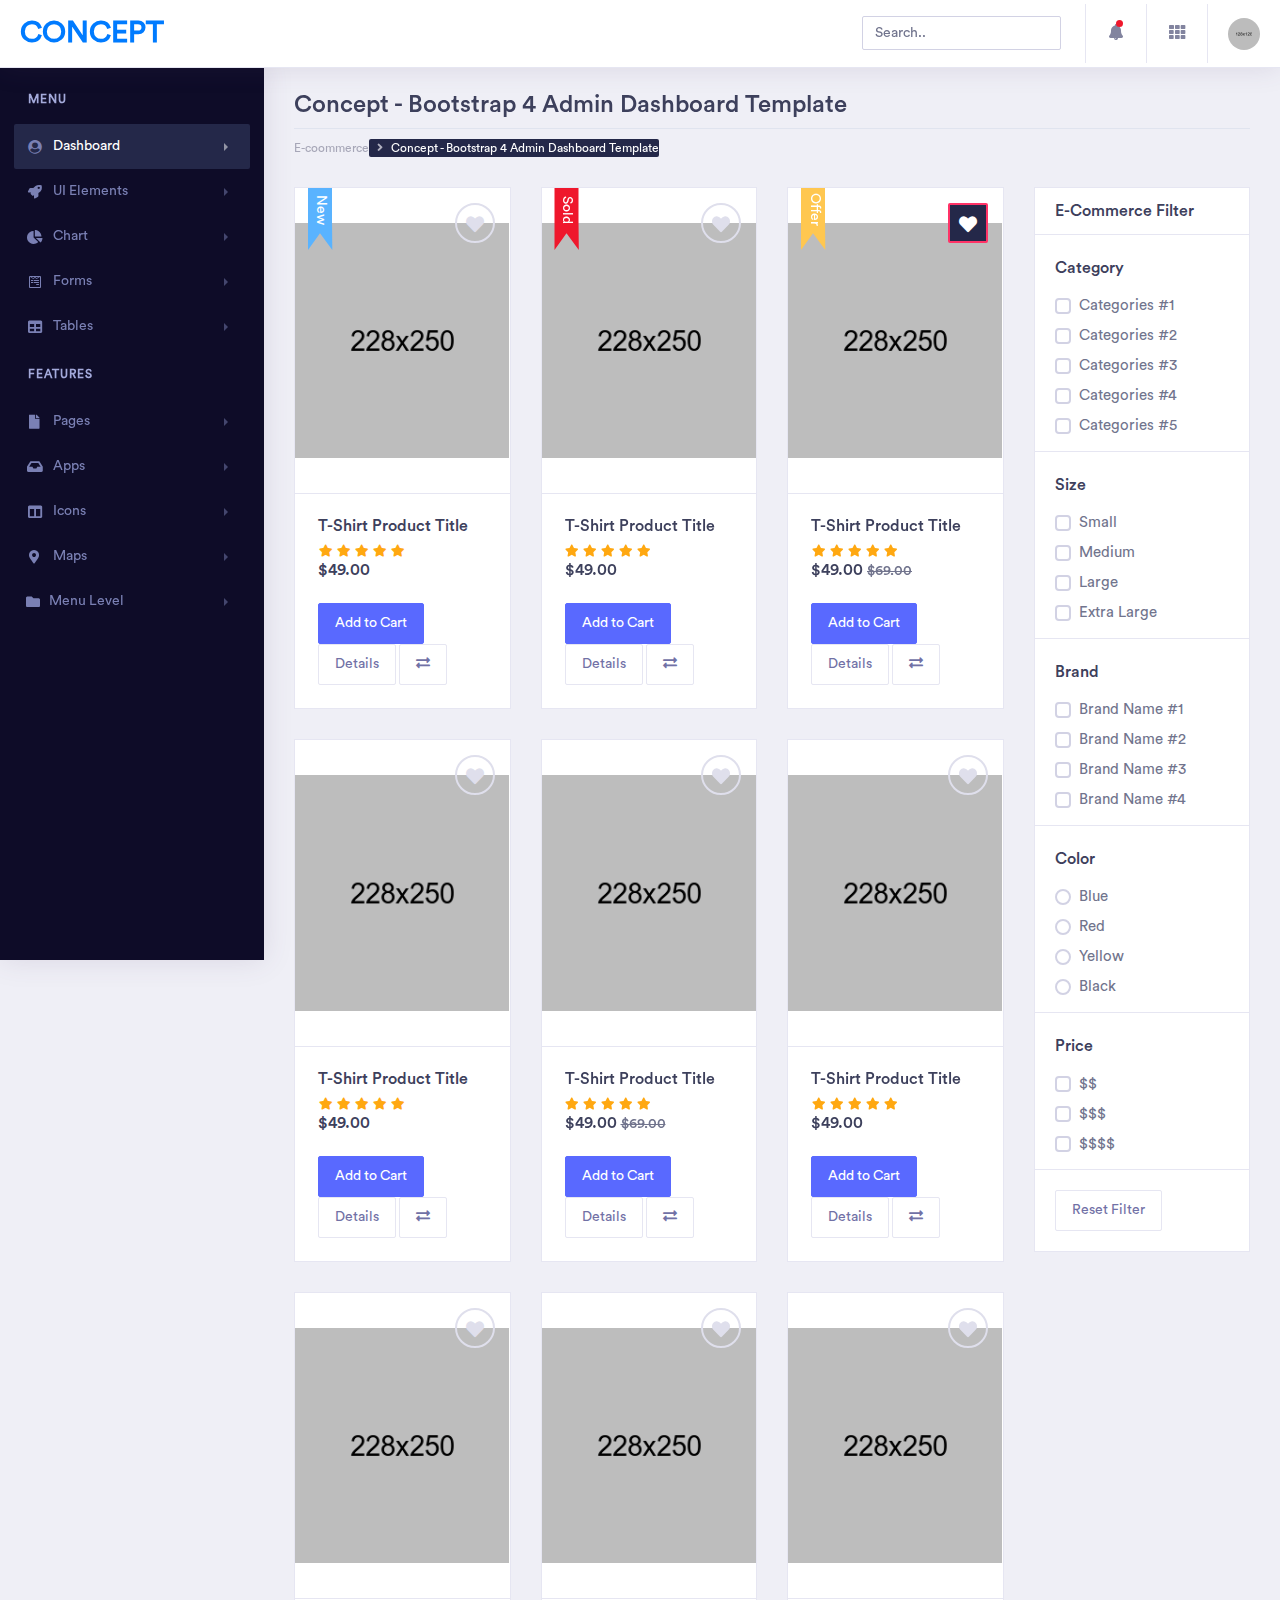
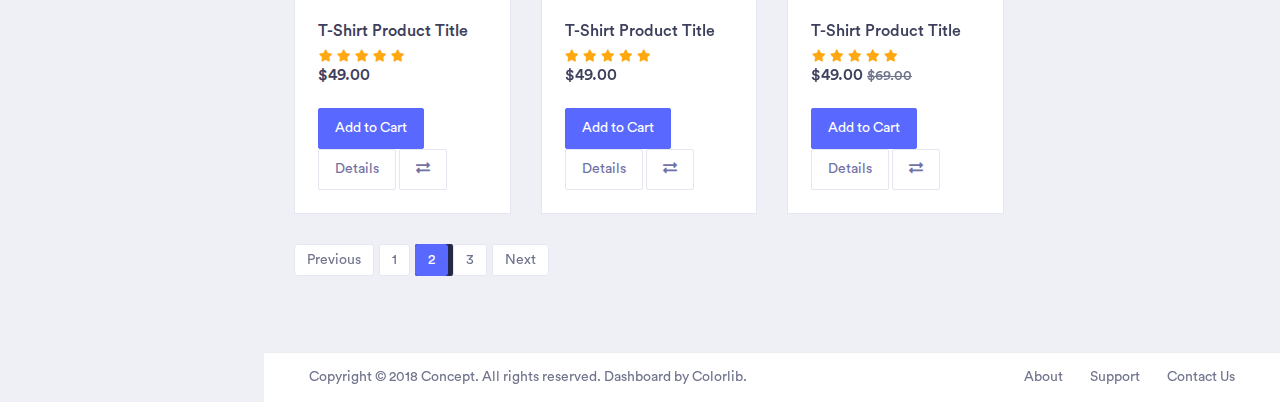
<file: eCom/concept-master/ecommerce-product.html>
<!doctype html>
<html lang="en">
 
<head>
    <!-- Required meta tags -->
    <meta charset="utf-8">
    <meta name="viewport" content="width=device-width, initial-scale=1, shrink-to-fit=no">
    <!-- Bootstrap CSS -->
    <link rel="stylesheet" href="assets/vendor/bootstrap/css/bootstrap.min.css">
    <link href="assets/vendor/fonts/circular-std/style.css" rel="stylesheet">
    <link rel="stylesheet" href="assets/libs/css/style.css">
    <link rel="stylesheet" href="assets/vendor/fonts/fontawesome/css/fontawesome-all.css">
    <title>Concept - Bootstrap 4 Admin Dashboard Template</title>
</head>

<body>
    <!-- ============================================================== -->
    <!-- main wrapper -->
    <!-- ============================================================== -->
    <div class="dashboard-main-wrapper">
        <!-- ============================================================== -->
        <!-- navbar -->
        <!-- ============================================================== -->
        <div class="dashboard-header">
            <nav class="navbar navbar-expand-lg bg-white fixed-top">
                <a class="navbar-brand" href="index.html">Concept</a>
                <button class="navbar-toggler" type="button" data-toggle="collapse" data-target="#navbarSupportedContent" aria-controls="navbarSupportedContent" aria-expanded="false" aria-label="Toggle navigation">
                    <span class="navbar-toggler-icon"></span>
                </button>
                <div class="collapse navbar-collapse " id="navbarSupportedContent">
                    <ul class="navbar-nav ml-auto navbar-right-top">
                        <li class="nav-item">
                            <div id="custom-search" class="top-search-bar">
                                <input class="form-control" type="text" placeholder="Search..">
                            </div>
                        </li>
                        <li class="nav-item dropdown notification">
                            <a class="nav-link nav-icons" href="#" id="navbarDropdownMenuLink1" data-toggle="dropdown" aria-haspopup="true" aria-expanded="false"><i class="fas fa-fw fa-bell"></i> <span class="indicator"></span></a>
                            <ul class="dropdown-menu dropdown-menu-right notification-dropdown">
                                <li>
                                    <div class="notification-title"> Notification</div>
                                    <div class="notification-list">
                                        <div class="list-group">
                                            <a href="#" class="list-group-item list-group-item-action active">
                                                <div class="notification-info">
                                                    <div class="notification-list-user-img"><img src="assets/images/avatar-2.jpg" alt="" class="user-avatar-md rounded-circle"></div>
                                                    <div class="notification-list-user-block"><span class="notification-list-user-name">Jeremy Rakestraw</span>accepted your invitation to join the team.
                                                        <div class="notification-date">2 min ago</div>
                                                    </div>
                                                </div>
                                            </a>
                                            <a href="#" class="list-group-item list-group-item-action">
                                                <div class="notification-info">
                                                    <div class="notification-list-user-img"><img src="assets/images/avatar-3.jpg" alt="" class="user-avatar-md rounded-circle"></div>
                                                    <div class="notification-list-user-block"><span class="notification-list-user-name">John Abraham </span>is now following you
                                                        <div class="notification-date">2 days ago</div>
                                                    </div>
                                                </div>
                                            </a>
                                            <a href="#" class="list-group-item list-group-item-action">
                                                <div class="notification-info">
                                                    <div class="notification-list-user-img"><img src="assets/images/avatar-4.jpg" alt="" class="user-avatar-md rounded-circle"></div>
                                                    <div class="notification-list-user-block"><span class="notification-list-user-name">Monaan Pechi</span> is watching your main repository
                                                        <div class="notification-date">2 min ago</div>
                                                    </div>
                                                </div>
                                            </a>
                                            <a href="#" class="list-group-item list-group-item-action">
                                                <div class="notification-info">
                                                    <div class="notification-list-user-img"><img src="assets/images/avatar-5.jpg" alt="" class="user-avatar-md rounded-circle"></div>
                                                    <div class="notification-list-user-block"><span class="notification-list-user-name">Jessica Caruso</span>accepted your invitation to join the team.
                                                        <div class="notification-date">2 min ago</div>
                                                    </div>
                                                </div>
                                            </a>
                                        </div>
                                    </div>
                                </li>
                                <li>
                                    <div class="list-footer"> <a href="#">View all notifications</a></div>
                                </li>
                            </ul>
                        </li>
                        <li class="nav-item dropdown connection">
                            <a class="nav-link" href="#" id="navbarDropdown" role="button" data-toggle="dropdown" aria-haspopup="true" aria-expanded="false"> <i class="fas fa-fw fa-th"></i> </a>
                            <ul class="dropdown-menu dropdown-menu-right connection-dropdown">
                                <li class="connection-list">
                                    <div class="row">
                                        <div class="col-xl-4 col-lg-4 col-md-6 col-sm-12 col-12 ">
                                            <a href="#" class="connection-item"><img src="assets/images/github.png" alt="" > <span>Github</span></a>
                                        </div>
                                        <div class="col-xl-4 col-lg-4 col-md-6 col-sm-12 col-12 ">
                                            <a href="#" class="connection-item"><img src="assets/images/dribbble.png" alt="" > <span>Dribbble</span></a>
                                        </div>
                                        <div class="col-xl-4 col-lg-4 col-md-6 col-sm-12 col-12 ">
                                            <a href="#" class="connection-item"><img src="assets/images/dropbox.png" alt="" > <span>Dropbox</span></a>
                                        </div>
                                    </div>
                                    <div class="row">
                                        <div class="col-xl-4 col-lg-4 col-md-6 col-sm-12 col-12 ">
                                            <a href="#" class="connection-item"><img src="assets/images/bitbucket.png" alt=""> <span>Bitbucket</span></a>
                                        </div>
                                        <div class="col-xl-4 col-lg-4 col-md-6 col-sm-12 col-12 ">
                                            <a href="#" class="connection-item"><img src="assets/images/mail_chimp.png" alt="" ><span>Mail chimp</span></a>
                                        </div>
                                        <div class="col-xl-4 col-lg-4 col-md-6 col-sm-12 col-12 ">
                                            <a href="#" class="connection-item"><img src="assets/images/slack.png" alt="" > <span>Slack</span></a>
                                        </div>
                                    </div>
                                </li>
                                <li>
                                    <div class="conntection-footer"><a href="#">More</a></div>
                                </li>
                            </ul>
                        </li>
                        <li class="nav-item dropdown nav-user">
                            <a class="nav-link nav-user-img" href="#" id="navbarDropdownMenuLink2" data-toggle="dropdown" aria-haspopup="true" aria-expanded="false"><img src="assets/images/avatar-1.jpg" alt="" class="user-avatar-md rounded-circle"></a>
                            <div class="dropdown-menu dropdown-menu-right nav-user-dropdown" aria-labelledby="navbarDropdownMenuLink2">
                                <div class="nav-user-info">
                                    <h5 class="mb-0 text-white nav-user-name">John Abraham </h5>
                                    <span class="status"></span><span class="ml-2">Available</span>
                                </div>
                                <a class="dropdown-item" href="#"><i class="fas fa-user mr-2"></i>Account</a>
                                <a class="dropdown-item" href="#"><i class="fas fa-cog mr-2"></i>Setting</a>
                                <a class="dropdown-item" href="#"><i class="fas fa-power-off mr-2"></i>Logout</a>
                            </div>
                        </li>
                    </ul>
                </div>
            </nav>
        </div>
        <!-- ============================================================== -->
        <!-- end navbar -->
        <!-- ============================================================== -->
        <!-- ============================================================== -->
        <!-- left sidebar -->
        <!-- ============================================================== -->
       <div class="nav-left-sidebar sidebar-dark">
            <div class="menu-list">
                <nav class="navbar navbar-expand-lg navbar-light">
                    <a class="d-xl-none d-lg-none" href="#">Dashboard</a>
                    <button class="navbar-toggler" type="button" data-toggle="collapse" data-target="#navbarNav" aria-controls="navbarNav" aria-expanded="false" aria-label="Toggle navigation">
                        <span class="navbar-toggler-icon"></span>
                    </button>
                    <div class="collapse navbar-collapse" id="navbarNav">
                        <ul class="navbar-nav flex-column">
                            <li class="nav-divider">
                                Menu
                            </li>
                            <li class="nav-item ">
                                <a class="nav-link active" href="#" data-toggle="collapse" aria-expanded="false" data-target="#submenu-1" aria-controls="submenu-1"><i class="fa fa-fw fa-user-circle"></i>Dashboard <span class="badge badge-success">6</span></a>
                                <div id="submenu-1" class="collapse submenu" style="">
                                    <ul class="nav flex-column">
                                        <li class="nav-item">
                                            <a class="nav-link" href="#" data-toggle="collapse" aria-expanded="false" data-target="#submenu-1-2" aria-controls="submenu-1-2">E-Commerce</a>
                                            <div id="submenu-1-2" class="collapse submenu" style="">
                                                <ul class="nav flex-column">
                                                    <li class="nav-item">
                                                        <a class="nav-link" href="index.html">E Commerce Dashboard</a>
                                                    </li>
                                                    <li class="nav-item">
                                                        <a class="nav-link" href="ecommerce-product.html">Product List</a>
                                                    </li>
                                                    <li class="nav-item">
                                                        <a class="nav-link" href="ecommerce-product-single.html">Product Single</a>
                                                    </li>
                                                    <li class="nav-item">
                                                        <a class="nav-link" href="ecommerce-product-checkout.html">Product Checkout</a>
                                                    </li>
                                                </ul>
                                            </div>
                                        </li>
                                        <li class="nav-item">
                                            <a class="nav-link" href="dashboard-finance.html">Finance</a>
                                        </li>
                                        <li class="nav-item">
                                            <a class="nav-link" href="dashboard-sales.html">Sales</a>
                                        </li>
                                        <li class="nav-item">
                                            <a class="nav-link" href="#" data-toggle="collapse" aria-expanded="false" data-target="#submenu-1-1" aria-controls="submenu-1-1">Infulencer</a>
                                            <div id="submenu-1-1" class="collapse submenu" style="">
                                                <ul class="nav flex-column">
                                                    <li class="nav-item">
                                                        <a class="nav-link" href="dashboard-influencer.html">Influencer</a>
                                                    </li>
                                                    <li class="nav-item">
                                                        <a class="nav-link" href="influencer-finder.html">Influencer Finder</a>
                                                    </li>
                                                    <li class="nav-item">
                                                        <a class="nav-link" href="influencer-profile.html">Influencer Profile</a>
                                                    </li>
                                                </ul>
                                            </div>
                                        </li>
                                    </ul>
                                </div>
                            </li>
                            <li class="nav-item">
                                <a class="nav-link" href="#" data-toggle="collapse" aria-expanded="false" data-target="#submenu-2" aria-controls="submenu-2"><i class="fa fa-fw fa-rocket"></i>UI Elements</a>
                                <div id="submenu-2" class="collapse submenu" style="">
                                    <ul class="nav flex-column">
                                        <li class="nav-item">
                                            <a class="nav-link" href="pages/cards.html">Cards <span class="badge badge-secondary">New</span></a>
                                        </li>
                                        <li class="nav-item">
                                            <a class="nav-link" href="pages/general.html">General</a>
                                        </li>
                                        <li class="nav-item">
                                            <a class="nav-link" href="pages/carousel.html">Carousel</a>
                                        </li>
                                        <li class="nav-item">
                                            <a class="nav-link" href="pages/listgroup.html">List Group</a>
                                        </li>
                                        <li class="nav-item">
                                            <a class="nav-link" href="pages/typography.html">Typography</a>
                                        </li>
                                        <li class="nav-item">
                                            <a class="nav-link" href="pages/accordions.html">Accordions</a>
                                        </li>
                                        <li class="nav-item">
                                            <a class="nav-link" href="pages/tabs.html">Tabs</a>
                                        </li>
                                    </ul>
                                </div>
                            </li>
                            <li class="nav-item">
                                <a class="nav-link" href="#" data-toggle="collapse" aria-expanded="false" data-target="#submenu-3" aria-controls="submenu-3"><i class="fas fa-fw fa-chart-pie"></i>Chart</a>
                                <div id="submenu-3" class="collapse submenu" style="">
                                    <ul class="nav flex-column">
                                        <li class="nav-item">
                                            <a class="nav-link" href="pages/chart-c3.html">C3 Charts</a>
                                        </li>
                                        <li class="nav-item">
                                            <a class="nav-link" href="pages/chart-chartist.html">Chartist Charts</a>
                                        </li>
                                        <li class="nav-item">
                                            <a class="nav-link" href="pages/chart-charts.html">Chart</a>
                                        </li>
                                        <li class="nav-item">
                                            <a class="nav-link" href="pages/chart-morris.html">Morris</a>
                                        </li>
                                        <li class="nav-item">
                                            <a class="nav-link" href="pages/chart-sparkline.html">Sparkline</a>
                                        </li>
                                        <li class="nav-item">
                                            <a class="nav-link" href="pages/chart-gauge.html">Guage</a>
                                        </li>
                                    </ul>
                                </div>
                            </li>
                            <li class="nav-item ">
                                <a class="nav-link" href="#" data-toggle="collapse" aria-expanded="false" data-target="#submenu-4" aria-controls="submenu-4"><i class="fab fa-fw fa-wpforms"></i>Forms</a>
                                <div id="submenu-4" class="collapse submenu" style="">
                                    <ul class="nav flex-column">
                                        <li class="nav-item">
                                            <a class="nav-link" href="pages/form-elements.html">Form Elements</a>
                                        </li>
                                        <li class="nav-item">
                                            <a class="nav-link" href="pages/form-validation.html">Parsely Validations</a>
                                        </li>
                                        <li class="nav-item">
                                            <a class="nav-link" href="pages/multiselect.html">Multiselect</a>
                                        </li>
                                        <li class="nav-item">
                                            <a class="nav-link" href="pages/datepicker.html">Date Picker</a>
                                        </li>
                                         <li class="nav-item">
                                            <a class="nav-link" href="pages/bootstrap-select.html">Bootstrap Select</a>
                                        </li>
                                    </ul>
                                </div>
                            </li>
                            <li class="nav-item">
                                <a class="nav-link" href="#" data-toggle="collapse" aria-expanded="false" data-target="#submenu-5" aria-controls="submenu-5"><i class="fas fa-fw fa-table"></i>Tables</a>
                                <div id="submenu-5" class="collapse submenu" style="">
                                    <ul class="nav flex-column">
                                        <li class="nav-item">
                                            <a class="nav-link" href="pages/general-table.html">General Tables</a>
                                        </li>
                                        <li class="nav-item">
                                            <a class="nav-link" href="pages/data-tables.html">Data Tables</a>
                                        </li>
                                    </ul>
                                </div>
                            </li>
                            <li class="nav-divider">
                                Features
                            </li>
                            <li class="nav-item">
                                <a class="nav-link" href="#" data-toggle="collapse" aria-expanded="false" data-target="#submenu-6" aria-controls="submenu-6"><i class="fas fa-fw fa-file"></i> Pages </a>
                                <div id="submenu-6" class="collapse submenu" style="">
                                    <ul class="nav flex-column">
                                        <li class="nav-item">
                                            <a class="nav-link" href="pages/blank-page.html">Blank Page</a>
                                        </li>
                                        <li class="nav-item">
                                            <a class="nav-link" href="pages/blank-page-header.html">Blank Page Header</a>
                                        </li>
                                        <li class="nav-item">
                                            <a class="nav-link" href="pages/login.html">Login</a>
                                        </li>
                                        <li class="nav-item">
                                            <a class="nav-link" href="pages/404-page.html">404 page</a>
                                        </li>
                                        <li class="nav-item">
                                            <a class="nav-link" href="pages/sign-up.html">Sign up Page</a>
                                        </li>
                                        <li class="nav-item">
                                            <a class="nav-link" href="pages/forgot-password.html">Forgot Password</a>
                                        </li>
                                        <li class="nav-item">
                                            <a class="nav-link" href="pages/pricing.html">Pricing Tables</a>
                                        </li>
                                        <li class="nav-item">
                                            <a class="nav-link" href="pages/timeline.html">Timeline</a>
                                        </li>
                                        <li class="nav-item">
                                            <a class="nav-link" href="pages/calendar.html">Calendar</a>
                                        </li>
                                        <li class="nav-item">
                                            <a class="nav-link" href="pages/sortable-nestable-lists.html">Sortable/Nestable List</a>
                                        </li>
                                        <li class="nav-item">
                                            <a class="nav-link" href="pages/widgets.html">Widgets</a>
                                        </li>
                                        <li class="nav-item">
                                            <a class="nav-link" href="pages/media-object.html">Media Objects</a>
                                        </li>
                                        <li class="nav-item">
                                            <a class="nav-link" href="pages/cropper-image.html">Cropper</a>
                                        </li>
                                        <li class="nav-item">
                                            <a class="nav-link" href="pages/color-picker.html">Color Picker</a>
                                        </li>
                                        
                                    </ul>
                                </div>
                            </li>
                            <li class="nav-item">
                                <a class="nav-link" href="#" data-toggle="collapse" aria-expanded="false" data-target="#submenu-7" aria-controls="submenu-7"><i class="fas fa-fw fa-inbox"></i>Apps <span class="badge badge-secondary">New</span></a>
                                <div id="submenu-7" class="collapse submenu" style="">
                                    <ul class="nav flex-column">
                                        <li class="nav-item">
                                            <a class="nav-link" href="pages/inbox.html">Inbox</a>
                                        </li>
                                        <li class="nav-item">
                                            <a class="nav-link" href="pages/email-details.html">Email Detail</a>
                                        </li>
                                        <li class="nav-item">
                                            <a class="nav-link" href="pages/email-compose.html">Email Compose</a>
                                        </li>
                                        <li class="nav-item">
                                            <a class="nav-link" href="pages/message-chat.html">Message Chat</a>
                                        </li>
                                    </ul>
                                </div>
                            </li>
                            <li class="nav-item">
                                <a class="nav-link" href="#" data-toggle="collapse" aria-expanded="false" data-target="#submenu-8" aria-controls="submenu-8"><i class="fas fa-fw fa-columns"></i>Icons</a>
                                <div id="submenu-8" class="collapse submenu" style="">
                                    <ul class="nav flex-column">
                                        <li class="nav-item">
                                            <a class="nav-link" href="pages/icon-fontawesome.html">FontAwesome Icons</a>
                                        </li>
                                        <li class="nav-item">
                                            <a class="nav-link" href="pages/icon-material.html">Material Icons</a>
                                        </li>
                                        <li class="nav-item">
                                            <a class="nav-link" href="pages/icon-simple-lineicon.html">Simpleline Icon</a>
                                        </li>
                                        <li class="nav-item">
                                            <a class="nav-link" href="pages/icon-themify.html">Themify Icon</a>
                                        </li>
                                        <li class="nav-item">
                                            <a class="nav-link" href="pages/icon-flag.html">Flag Icons</a>
                                        </li>
                                        <li class="nav-item">
                                            <a class="nav-link" href="pages/icon-weather.html">Weather Icon</a>
                                        </li>
                                    </ul>
                                </div>
                            </li>
                            <li class="nav-item">
                                <a class="nav-link" href="#" data-toggle="collapse" aria-expanded="false" data-target="#submenu-9" aria-controls="submenu-9"><i class="fas fa-fw fa-map-marker-alt"></i>Maps</a>
                                <div id="submenu-9" class="collapse submenu" style="">
                                    <ul class="nav flex-column">
                                        <li class="nav-item">
                                            <a class="nav-link" href="pages/map-google.html">Google Maps</a>
                                        </li>
                                        <li class="nav-item">
                                            <a class="nav-link" href="pages/map-vector.html">Vector Maps</a>
                                        </li>
                                    </ul>
                                </div>
                            </li>
                            <li class="nav-item">
                                <a class="nav-link" href="#" data-toggle="collapse" aria-expanded="false" data-target="#submenu-10" aria-controls="submenu-10"><i class="fas fa-f fa-folder"></i>Menu Level</a>
                                <div id="submenu-10" class="collapse submenu" style="">
                                    <ul class="nav flex-column">
                                        <li class="nav-item">
                                            <a class="nav-link" href="#">Level 1</a>
                                        </li>
                                        <li class="nav-item">
                                            <a class="nav-link" href="#" data-toggle="collapse" aria-expanded="false" data-target="#submenu-11" aria-controls="submenu-11">Level 2</a>
                                            <div id="submenu-11" class="collapse submenu" style="">
                                                <ul class="nav flex-column">
                                                    <li class="nav-item">
                                                        <a class="nav-link" href="#">Level 1</a>
                                                    </li>
                                                    <li class="nav-item">
                                                        <a class="nav-link" href="#">Level 2</a>
                                                    </li>
                                                </ul>
                                            </div>
                                        </li>
                                        <li class="nav-item">
                                            <a class="nav-link" href="#">Level 3</a>
                                        </li>
                                    </ul>
                                </div>
                            </li>
                        </ul>
                    </div>
                </nav>
            </div>
        </div>
        <!-- ============================================================== -->
        <!-- end left sidebar -->
        <!-- ============================================================== -->
        <!-- ============================================================== -->
        <!-- wrapper  -->
        <!-- ============================================================== -->
        <div class="dashboard-wrapper">
            <div class="dashboard-ecommerce">
                <div class="container-fluid dashboard-content ">
                    <!-- ============================================================== -->
                    <!-- pageheader  -->
                    <!-- ============================================================== -->
                    <div class="row">
                        <div class="col-xl-12 col-lg-12 col-md-12 col-sm-12 col-12">
                            <div class="page-header">
                                <h2 class="pageheader-title">Concept - Bootstrap 4 Admin Dashboard Template </h2>
                                <p class="pageheader-text">Nulla euismod urna eros, sit amet scelerisque torton lectus vel mauris facilisis faucibus at enim quis massa lobortis rutrum.</p>
                                <div class="page-breadcrumb">
                                    <nav aria-label="breadcrumb">
                                        <ol class="breadcrumb">
                                            <li class="breadcrumb-item"><a href="#" class="breadcrumb-link">E-coommerce</a></li>
                                            <li class="breadcrumb-item active" aria-current="page">Concept - Bootstrap 4 Admin Dashboard Template</li>
                                        </ol>
                                    </nav>
                                </div>
                            </div>
                        </div>
                    </div>
                    <!-- ============================================================== -->
                    <!-- end pageheader  -->
                    <!-- ============================================================== -->
                    <div class="row">
                        <div class="col-xl-9 col-lg-8 col-md-8 col-sm-12 col-12">
                            <div class="row">
                                <div class="col-xl-4 col-lg-6 col-md-12 col-sm-12 col-12">
                                    <div class="product-thumbnail">
                                        <div class="product-img-head">
                                            <div class="product-img">
                                                <img src="assets/images/eco-product-img-1.png" alt="" class="img-fluid"></div>
                                            <div class="ribbons"></div>
                                            <div class="ribbons-text">New</div>
                                            <div class=""><a href="#" class="product-wishlist-btn"><i class="fas fa-heart"></i></a></div>
                                        </div>
                                        <div class="product-content">
                                            <div class="product-content-head">
                                                <h3 class="product-title">T-Shirt Product Title</h3>
                                                <div class="product-rating d-inline-block">
                                                    <i class="fa fa-fw fa-star"></i>
                                                    <i class="fa fa-fw fa-star"></i>
                                                    <i class="fa fa-fw fa-star"></i>
                                                    <i class="fa fa-fw fa-star"></i>
                                                    <i class="fa fa-fw fa-star"></i>
                                                </div>
                                                <div class="product-price">$49.00</div>
                                            </div>
                                            <div class="product-btn">
                                                <a href="#" class="btn btn-primary">Add to Cart</a>
                                                <a href="#" class="btn btn-outline-light">Details</a>
                                                <a href="#" class="btn btn-outline-light"><i class="fas fa-exchange-alt"></i></a>
                                            </div>
                                        </div>
                                    </div>
                                </div>
                                <div class="col-xl-4 col-lg-6 col-md-12 col-sm-12 col-12">
                                    <div class="product-thumbnail">
                                        <div class="product-img-head">
                                            <div class="product-img">
                                                <img src="assets/images/eco-product-img-2.png" alt="" class="img-fluid"></div>
                                            <div class="ribbons bg-danger"></div>
                                            <div class="ribbons-text">Sold</div>
                                            <div class=""><a href="#" class="product-wishlist-btn"><i class="fas fa-heart"></i></a></div>
                                        </div>
                                        <div class="product-content">
                                            <div class="product-content-head">
                                                <h3 class="product-title">T-Shirt Product Title</h3>
                                                <div class="product-rating d-inline-block">
                                                    <i class="fa fa-fw fa-star"></i>
                                                    <i class="fa fa-fw fa-star"></i>
                                                    <i class="fa fa-fw fa-star"></i>
                                                    <i class="fa fa-fw fa-star"></i>
                                                    <i class="fa fa-fw fa-star"></i>
                                                </div>
                                                <div class="product-price">$49.00</div>
                                            </div>
                                            <div class="product-btn">
                                                <a href="#" class="btn btn-primary">Add to Cart</a>
                                                <a href="#" class="btn btn-outline-light">Details</a>
                                                <a href="#" class="btn btn-outline-light"><i class="fas fa-exchange-alt"></i></a>
                                            </div>
                                        </div>
                                    </div>
                                </div>
                                <div class="col-xl-4 col-lg-6 col-md-12 col-sm-12 col-12">
                                    <div class="product-thumbnail">
                                        <div class="product-img-head">
                                            <div class="product-img">
                                                <img src="assets/images/eco-product-img-3.png" alt="" class="img-fluid"></div>
                                            <div class="ribbons bg-brand"></div>
                                            <div class="ribbons-text">Offer</div>
                                            <div class=""><a href="#" class="product-wishlist-btn active"><i class="fas fa-heart"></i></a></div>
                                        </div>
                                        <div class="product-content">
                                            <div class="product-content-head">
                                                <h3 class="product-title">T-Shirt Product Title</h3>
                                                <div class="product-rating d-inline-block">
                                                    <i class="fa fa-fw fa-star"></i>
                                                    <i class="fa fa-fw fa-star"></i>
                                                    <i class="fa fa-fw fa-star"></i>
                                                    <i class="fa fa-fw fa-star"></i>
                                                    <i class="fa fa-fw fa-star"></i>
                                                </div>
                                                <div class="product-price">$49.00
                                                    <del class="product-del">$69.00</del>
                                                </div>
                                            </div>
                                            <div class="product-btn">
                                                <a href="#" class="btn btn-primary">Add to Cart</a>
                                                <a href="#" class="btn btn-outline-light">Details</a>
                                                <a href="#" class="btn btn-outline-light"><i class="fas fa-exchange-alt"></i></a>
                                            </div>
                                        </div>
                                    </div>
                                </div>
                                <div class="col-xl-4 col-lg-6 col-md-12 col-sm-12 col-12">
                                    <div class="product-thumbnail">
                                        <div class="product-img-head">
                                            <div class="product-img">
                                                <img src="assets/images/eco-product-img-4.png" alt="" class="img-fluid"></div>
                                            <div class=""><a href="#" class="product-wishlist-btn"><i class="fas fa-heart"></i></a></div>
                                        </div>
                                        <div class="product-content">
                                            <div class="product-content-head">
                                                <h3 class="product-title">T-Shirt Product Title</h3>
                                                <div class="product-rating d-inline-block">
                                                    <i class="fa fa-fw fa-star"></i>
                                                    <i class="fa fa-fw fa-star"></i>
                                                    <i class="fa fa-fw fa-star"></i>
                                                    <i class="fa fa-fw fa-star"></i>
                                                    <i class="fa fa-fw fa-star"></i>
                                                </div>
                                                <div class="product-price">$49.00</div>
                                            </div>
                                            <div class="product-btn">
                                                <a href="#" class="btn btn-primary">Add to Cart</a>
                                                <a href="#" class="btn btn-outline-light">Details</a>
                                                <a href="#" class="btn btn-outline-light"><i class="fas fa-exchange-alt"></i></a>
                                            </div>
                                        </div>
                                    </div>
                                </div>
                                <div class="col-xl-4 col-lg-6 col-md-12 col-sm-12 col-12">
                                    <div class="product-thumbnail">
                                        <div class="product-img-head">
                                            <div class="product-img">
                                                <img src="assets/images/eco-product-img-3.png" alt="" class="img-fluid"></div>
                                            <div class=""><a href="#" class="product-wishlist-btn"><i class="fas fa-heart"></i></a></div>
                                        </div>
                                        <div class="product-content">
                                            <div class="product-content-head">
                                                <h3 class="product-title">T-Shirt Product Title</h3>
                                                <div class="product-rating d-inline-block">
                                                    <i class="fa fa-fw fa-star"></i>
                                                    <i class="fa fa-fw fa-star"></i>
                                                    <i class="fa fa-fw fa-star"></i>
                                                    <i class="fa fa-fw fa-star"></i>
                                                    <i class="fa fa-fw fa-star"></i>
                                                </div>
                                                <div class="product-price">$49.00
                                                    <del class="product-del">$69.00</del>
                                                </div>
                                            </div>
                                            <div class="product-btn">
                                                <a href="#" class="btn btn-primary">Add to Cart</a>
                                                <a href="#" class="btn btn-outline-light">Details</a>
                                                <a href="#" class="btn btn-outline-light"><i class="fas fa-exchange-alt"></i></a>
                                            </div>
                                        </div>
                                    </div>
                                </div>
                                <div class="col-xl-4 col-lg-6 col-md-12 col-sm-12 col-12">
                                    <div class="product-thumbnail">
                                        <div class="product-img-head">
                                            <div class="product-img">
                                                <img src="assets/images/eco-product-img-2.png" alt="" class="img-fluid"></div>
                                            <div class=""><a href="#" class="product-wishlist-btn"><i class="fas fa-heart"></i></a></div>
                                        </div>
                                        <div class="product-content">
                                            <div class="product-content-head">
                                                <h3 class="product-title">T-Shirt Product Title</h3>
                                                <div class="product-rating d-inline-block">
                                                    <i class="fa fa-fw fa-star"></i>
                                                    <i class="fa fa-fw fa-star"></i>
                                                    <i class="fa fa-fw fa-star"></i>
                                                    <i class="fa fa-fw fa-star"></i>
                                                    <i class="fa fa-fw fa-star"></i>
                                                </div>
                                                <div class="product-price">$49.00</div>
                                            </div>
                                            <div class="product-btn">
                                                <a href="#" class="btn btn-primary">Add to Cart</a>
                                                <a href="#" class="btn btn-outline-light">Details</a>
                                                <a href="#" class="btn btn-outline-light"><i class="fas fa-exchange-alt"></i></a>
                                            </div>
                                        </div>
                                    </div>
                                </div>
                                <div class="col-xl-4 col-lg-6 col-md-12 col-sm-12 col-12">
                                    <div class="product-thumbnail">
                                        <div class="product-img-head">
                                            <div class="product-img">
                                                <img src="assets/images/eco-product-img-1.png" alt="" class="img-fluid"></div>
                                            <div class=""><a href="#" class="product-wishlist-btn"><i class="fas fa-heart"></i></a></div>
                                        </div>
                                        <div class="product-content">
                                            <div class="product-content-head">
                                                <h3 class="product-title">T-Shirt Product Title</h3>
                                                <div class="product-rating d-inline-block">
                                                    <i class="fa fa-fw fa-star"></i>
                                                    <i class="fa fa-fw fa-star"></i>
                                                    <i class="fa fa-fw fa-star"></i>
                                                    <i class="fa fa-fw fa-star"></i>
                                                    <i class="fa fa-fw fa-star"></i>
                                                </div>
                                                <div class="product-price">$49.00</div>
                                            </div>
                                            <div class="product-btn">
                                                <a href="#" class="btn btn-primary">Add to Cart</a>
                                                <a href="#" class="btn btn-outline-light">Details</a>
                                                <a href="#" class="btn btn-outline-light"><i class="fas fa-exchange-alt"></i></a>
                                            </div>
                                        </div>
                                    </div>
                                </div>
                                <div class="col-xl-4 col-lg-6 col-md-12 col-sm-12 col-12">
                                    <div class="product-thumbnail">
                                        <div class="product-img-head">
                                            <div class="product-img">
                                                <img src="assets/images/eco-product-img-2.png" alt="" class="img-fluid"></div>
                                            <div class=""><a href="#" class="product-wishlist-btn"><i class="fas fa-heart"></i></a></div>
                                        </div>
                                        <div class="product-content">
                                            <div class="product-content-head">
                                                <h3 class="product-title">T-Shirt Product Title</h3>
                                                <div class="product-rating d-inline-block">
                                                    <i class="fa fa-fw fa-star"></i>
                                                    <i class="fa fa-fw fa-star"></i>
                                                    <i class="fa fa-fw fa-star"></i>
                                                    <i class="fa fa-fw fa-star"></i>
                                                    <i class="fa fa-fw fa-star"></i>
                                                </div>
                                                <div class="product-price">$49.00</div>
                                            </div>
                                            <div class="product-btn">
                                                <a href="#" class="btn btn-primary">Add to Cart</a>
                                                <a href="#" class="btn btn-outline-light">Details</a>
                                                <a href="#" class="btn btn-outline-light"><i class="fas fa-exchange-alt"></i></a>
                                            </div>
                                        </div>
                                    </div>
                                </div>
                                <div class="col-xl-4 col-lg-6 col-md-12 col-sm-12 col-12">
                                    <div class="product-thumbnail">
                                        <div class="product-img-head">
                                            <div class="product-img">
                                                <img src="assets/images/eco-product-img-4.png" alt="" class="img-fluid"></div>
                                            <div class=""><a href="#" class="product-wishlist-btn"><i class="fas fa-heart"></i></a></div>
                                        </div>
                                        <div class="product-content">
                                            <div class="product-content-head">
                                                <h3 class="product-title">T-Shirt Product Title</h3>
                                                <div class="product-rating d-inline-block">
                                                    <i class="fa fa-fw fa-star"></i>
                                                    <i class="fa fa-fw fa-star"></i>
                                                    <i class="fa fa-fw fa-star"></i>
                                                    <i class="fa fa-fw fa-star"></i>
                                                    <i class="fa fa-fw fa-star"></i>
                                                </div>
                                                <div class="product-price">$49.00
                                                    <del class="product-del">$69.00</del>
                                                </div>
                                            </div>
                                            <div class="product-btn">
                                                <a href="#" class="btn btn-primary">Add to Cart</a>
                                                <a href="#" class="btn btn-outline-light">Details</a>
                                                <a href="#" class="btn btn-outline-light"><i class="fas fa-exchange-alt"></i></a>
                                            </div>
                                        </div>
                                    </div>
                                </div>
                                <div class="col-xl-12 col-lg-12 col-md-12 col-sm-12 col-12">
                                    <nav aria-label="Page navigation example">
                                        <ul class="pagination">
                                            <li class="page-item"><a class="page-link" href="#">Previous</a></li>
                                            <li class="page-item"><a class="page-link" href="#">1</a></li>
                                            <li class="page-item active"><a class="page-link " href="#">2</a></li>
                                            <li class="page-item"><a class="page-link" href="#">3</a></li>
                                            <li class="page-item"><a class="page-link" href="#">Next</a></li>
                                        </ul>
                                    </nav>
                                </div>
                            </div>
                        </div>
                        <div class="col-xl-3 col-lg-4 col-md-4 col-sm-12 col-12">
                            <div class="product-sidebar">
                                <div class="product-sidebar-widget">
                                    <h4 class="mb-0">E-Commerce Filter</h4>
                                </div>
                                <div class="product-sidebar-widget">
                                    <h4 class="product-sidebar-widget-title">Category</h4>
                                    <div class="custom-control custom-checkbox">
                                        <input type="checkbox" class="custom-control-input" id="cat-1">
                                        <label class="custom-control-label" for="cat-1">Categories #1</label>
                                    </div>
                                    <div class="custom-control custom-checkbox">
                                        <input type="checkbox" class="custom-control-input" id="cat-2">
                                        <label class="custom-control-label" for="cat-2">Categories #2</label>
                                    </div>
                                    <div class="custom-control custom-checkbox">
                                        <input type="checkbox" class="custom-control-input" id="cat-3">
                                        <label class="custom-control-label" for="cat-3">Categories #3</label>
                                    </div>
                                    <div class="custom-control custom-checkbox">
                                        <input type="checkbox" class="custom-control-input" id="cat-4">
                                        <label class="custom-control-label" for="cat-4">Categories #4</label>
                                    </div>
                                    <div class="custom-control custom-checkbox">
                                        <input type="checkbox" class="custom-control-input" id="cat-5">
                                        <label class="custom-control-label" for="cat-5">Categories #5</label>
                                    </div>
                                </div>
                                <div class="product-sidebar-widget">
                                    <h4 class="product-sidebar-widget-title">Size</h4>
                                    <div class="custom-control custom-checkbox">
                                        <input type="checkbox" class="custom-control-input" id="size-1">
                                        <label class="custom-control-label" for="size-1">Small</label>
                                    </div>
                                    <div class="custom-control custom-checkbox">
                                        <input type="checkbox" class="custom-control-input" id="size-2">
                                        <label class="custom-control-label" for="size-2">Medium</label>
                                    </div>
                                    <div class="custom-control custom-checkbox">
                                        <input type="checkbox" class="custom-control-input" id="size-3">
                                        <label class="custom-control-label" for="size-3">Large</label>
                                    </div>
                                    <div class="custom-control custom-checkbox">
                                        <input type="checkbox" class="custom-control-input" id="size-4">
                                        <label class="custom-control-label" for="size-4">Extra Large</label>
                                    </div>
                                </div>
                                <div class="product-sidebar-widget">
                                    <h4 class="product-sidebar-widget-title">Brand</h4>
                                    <div class="custom-control custom-checkbox">
                                        <input type="checkbox" class="custom-control-input" id="brand-1">
                                        <label class="custom-control-label" for="brand-1">Brand Name #1</label>
                                    </div>
                                    <div class="custom-control custom-checkbox">
                                        <input type="checkbox" class="custom-control-input" id="brand-2">
                                        <label class="custom-control-label" for="brand-2">Brand Name #2</label>
                                    </div>
                                    <div class="custom-control custom-checkbox">
                                        <input type="checkbox" class="custom-control-input" id="brand-3">
                                        <label class="custom-control-label" for="brand-3">Brand Name #3</label>
                                    </div>
                                    <div class="custom-control custom-checkbox">
                                        <input type="checkbox" class="custom-control-input" id="brand-4">
                                        <label class="custom-control-label" for="brand-4">Brand Name #4</label>
                                    </div>
                                </div>
                                <div class="product-sidebar-widget">
                                    <h4 class="product-sidebar-widget-title">Color</h4>
                                    <div class="custom-control custom-radio custom-color-blue ">
                                        <input type="radio" id="color-1" name="customRadio" class="custom-control-input">
                                        <label class="custom-control-label" for="color-1">Blue</label>
                                    </div>
                                    <div class="custom-control custom-radio custom-color-red ">
                                        <input type="radio" id="color-2" name="customRadio" class="custom-control-input">
                                        <label class="custom-control-label" for="color-2">Red</label>
                                    </div>
                                    <div class="custom-control custom-radio custom-color-yellow ">
                                        <input type="radio" id="color-3" name="customRadio" class="custom-control-input">
                                        <label class="custom-control-label" for="color-3">Yellow</label>
                                    </div>
                                    <div class="custom-control custom-radio custom-color-black ">
                                        <input type="radio" id="color-4" name="customRadio" class="custom-control-input">
                                        <label class="custom-control-label" for="color-4">Black</label>
                                    </div>
                                </div>
                                <div class="product-sidebar-widget">
                                    <h4 class="product-sidebar-widget-title">Price</h4>
                                    <div class="custom-control custom-checkbox">
                                        <input type="checkbox" class="custom-control-input" id="price-1">
                                        <label class="custom-control-label" for="price-1">$$</label>
                                    </div>
                                    <div class="custom-control custom-checkbox">
                                        <input type="checkbox" class="custom-control-input" id="price-2">
                                        <label class="custom-control-label" for="price-2">$$$</label>
                                    </div>
                                    <div class="custom-control custom-checkbox">
                                        <input type="checkbox" class="custom-control-input" id="price-3">
                                        <label class="custom-control-label" for="price-3">$$$$</label>
                                    </div>
                                </div>
                                <div class="product-sidebar-widget">
                                    <a href="#" class="btn btn-outline-light">Reset Filter</a>
                                </div>
                            </div>
                        </div>
                    </div>
                </div>
                <!-- ============================================================== -->
                <!-- footer -->
                <!-- ============================================================== -->
                <div class="footer">
                    <div class="container-fluid">
                        <div class="row">
                            <div class="col-xl-6 col-lg-6 col-md-6 col-sm-12 col-12">
                                Copyright © 2018 Concept. All rights reserved. Dashboard by <a href="https://colorlib.com/wp/">Colorlib</a>.
                            </div>
                            <div class="col-xl-6 col-lg-6 col-md-6 col-sm-12 col-12">
                                <div class="text-md-right footer-links d-none d-sm-block">
                                    <a href="javascript: void(0);">About</a>
                                    <a href="javascript: void(0);">Support</a>
                                    <a href="javascript: void(0);">Contact Us</a>
                                </div>
                            </div>
                        </div>
                    </div>
                </div>
                <!-- ============================================================== -->
                <!-- end footer -->
                <!-- ============================================================== -->
            </div>
            <!-- ============================================================== -->
            <!-- end wrapper  -->
            <!-- ============================================================== -->
        </div>
    </div>
        <!-- ============================================================== -->
        <!-- end main wrapper  -->
        <!-- ============================================================== -->
        <!-- Optional JavaScript -->
        <!-- jquery 3.3.1 -->
        <script src="assets/vendor/jquery/jquery-3.3.1.min.js"></script>
        <!-- bootstap bundle js -->
        <script src="assets/vendor/bootstrap/js/bootstrap.bundle.js"></script>
        <!-- slimscroll js -->
        <script src="assets/vendor/slimscroll/jquery.slimscroll.js"></script>
        <!-- main js -->
        <script src="assets/libs/js/main-js.js"></script>
</body>
 
</html>
</file>
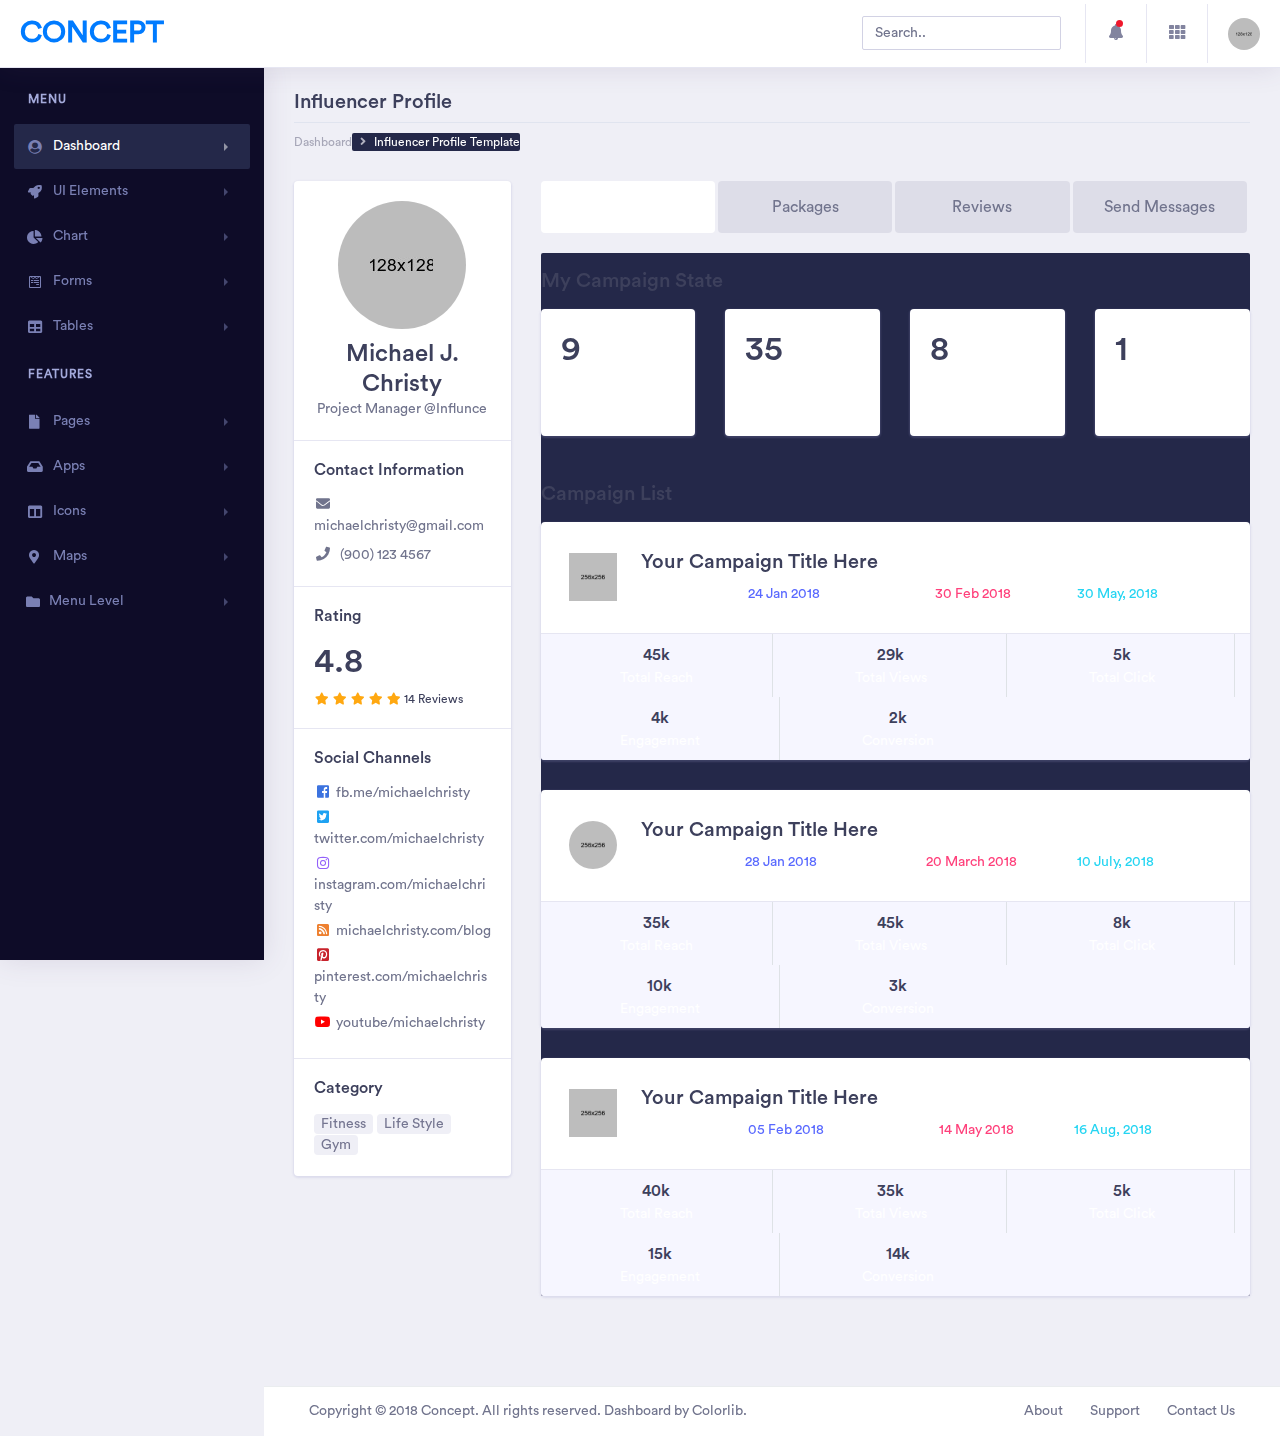
<file: eCom/concept-master/influencer-profile.html>
<!doctype html>
<html lang="en">

 
<head>
    <!-- Required meta tags -->
    <meta charset="utf-8">
    <meta name="viewport" content="width=device-width, initial-scale=1, shrink-to-fit=no">
    <!-- Bootstrap CSS -->
    <link rel="stylesheet" href="assets/vendor/bootstrap/css/bootstrap.min.css">
    <link href="assets/vendor/fonts/circular-std/style.css" rel="stylesheet">
    <link rel="stylesheet" href="assets/libs/css/style.css">
    <link rel="stylesheet" href="assets/vendor/fonts/fontawesome/css/fontawesome-all.css">
    <title>Concept - Bootstrap 4 Admin Dashboard Template</title>
</head>

<body>
    <!-- ============================================================== -->
    <!-- main wrapper -->
    <!-- ============================================================== -->
    <div class="dashboard-main-wrapper">
       <!-- ============================================================== -->
        <!-- navbar -->
        <!-- ============================================================== -->
        <div class="dashboard-header">
            <nav class="navbar navbar-expand-lg bg-white fixed-top">
                <a class="navbar-brand" href="index.html">Concept</a>
                <button class="navbar-toggler" type="button" data-toggle="collapse" data-target="#navbarSupportedContent" aria-controls="navbarSupportedContent" aria-expanded="false" aria-label="Toggle navigation">
                    <span class="navbar-toggler-icon"></span>
                </button>
                <div class="collapse navbar-collapse " id="navbarSupportedContent">
                    <ul class="navbar-nav ml-auto navbar-right-top">
                        <li class="nav-item">
                            <div id="custom-search" class="top-search-bar">
                                <input class="form-control" type="text" placeholder="Search..">
                            </div>
                        </li>
                        <li class="nav-item dropdown notification">
                            <a class="nav-link nav-icons" href="#" id="navbarDropdownMenuLink1" data-toggle="dropdown" aria-haspopup="true" aria-expanded="false"><i class="fas fa-fw fa-bell"></i> <span class="indicator"></span></a>
                            <ul class="dropdown-menu dropdown-menu-right notification-dropdown">
                                <li>
                                    <div class="notification-title"> Notification</div>
                                    <div class="notification-list">
                                        <div class="list-group">
                                            <a href="#" class="list-group-item list-group-item-action active">
                                                <div class="notification-info">
                                                    <div class="notification-list-user-img"><img src="assets/images/avatar-2.jpg" alt="" class="user-avatar-md rounded-circle"></div>
                                                    <div class="notification-list-user-block"><span class="notification-list-user-name">Jeremy Rakestraw</span>accepted your invitation to join the team.
                                                        <div class="notification-date">2 min ago</div>
                                                    </div>
                                                </div>
                                            </a>
                                            <a href="#" class="list-group-item list-group-item-action">
                                                <div class="notification-info">
                                                    <div class="notification-list-user-img"><img src="assets/images/avatar-3.jpg" alt="" class="user-avatar-md rounded-circle"></div>
                                                    <div class="notification-list-user-block"><span class="notification-list-user-name">John Abraham </span>is now following you
                                                        <div class="notification-date">2 days ago</div>
                                                    </div>
                                                </div>
                                            </a>
                                            <a href="#" class="list-group-item list-group-item-action">
                                                <div class="notification-info">
                                                    <div class="notification-list-user-img"><img src="assets/images/avatar-4.jpg" alt="" class="user-avatar-md rounded-circle"></div>
                                                    <div class="notification-list-user-block"><span class="notification-list-user-name">Monaan Pechi</span> is watching your main repository
                                                        <div class="notification-date">2 min ago</div>
                                                    </div>
                                                </div>
                                            </a>
                                            <a href="#" class="list-group-item list-group-item-action">
                                                <div class="notification-info">
                                                    <div class="notification-list-user-img"><img src="assets/images/avatar-5.jpg" alt="" class="user-avatar-md rounded-circle"></div>
                                                    <div class="notification-list-user-block"><span class="notification-list-user-name">Jessica Caruso</span>accepted your invitation to join the team.
                                                        <div class="notification-date">2 min ago</div>
                                                    </div>
                                                </div>
                                            </a>
                                        </div>
                                    </div>
                                </li>
                                <li>
                                    <div class="list-footer"> <a href="#">View all notifications</a></div>
                                </li>
                            </ul>
                        </li>
                        <li class="nav-item dropdown connection">
                            <a class="nav-link" href="#" id="navbarDropdown" role="button" data-toggle="dropdown" aria-haspopup="true" aria-expanded="false"> <i class="fas fa-fw fa-th"></i> </a>
                            <ul class="dropdown-menu dropdown-menu-right connection-dropdown">
                                <li class="connection-list">
                                    <div class="row">
                                        <div class="col-xl-4 col-lg-4 col-md-6 col-sm-12 col-12 ">
                                            <a href="#" class="connection-item"><img src="assets/images/github.png" alt="" > <span>Github</span></a>
                                        </div>
                                        <div class="col-xl-4 col-lg-4 col-md-6 col-sm-12 col-12 ">
                                            <a href="#" class="connection-item"><img src="assets/images/dribbble.png" alt="" > <span>Dribbble</span></a>
                                        </div>
                                        <div class="col-xl-4 col-lg-4 col-md-6 col-sm-12 col-12 ">
                                            <a href="#" class="connection-item"><img src="assets/images/dropbox.png" alt="" > <span>Dropbox</span></a>
                                        </div>
                                    </div>
                                    <div class="row">
                                        <div class="col-xl-4 col-lg-4 col-md-6 col-sm-12 col-12 ">
                                            <a href="#" class="connection-item"><img src="assets/images/bitbucket.png" alt=""> <span>Bitbucket</span></a>
                                        </div>
                                        <div class="col-xl-4 col-lg-4 col-md-6 col-sm-12 col-12 ">
                                            <a href="#" class="connection-item"><img src="assets/images/mail_chimp.png" alt="" ><span>Mail chimp</span></a>
                                        </div>
                                        <div class="col-xl-4 col-lg-4 col-md-6 col-sm-12 col-12 ">
                                            <a href="#" class="connection-item"><img src="assets/images/slack.png" alt="" > <span>Slack</span></a>
                                        </div>
                                    </div>
                                </li>
                                <li>
                                    <div class="conntection-footer"><a href="#">More</a></div>
                                </li>
                            </ul>
                        </li>
                        <li class="nav-item dropdown nav-user">
                            <a class="nav-link nav-user-img" href="#" id="navbarDropdownMenuLink2" data-toggle="dropdown" aria-haspopup="true" aria-expanded="false"><img src="assets/images/avatar-1.jpg" alt="" class="user-avatar-md rounded-circle"></a>
                            <div class="dropdown-menu dropdown-menu-right nav-user-dropdown" aria-labelledby="navbarDropdownMenuLink2">
                                <div class="nav-user-info">
                                    <h5 class="mb-0 text-white nav-user-name">John Abraham </h5>
                                    <span class="status"></span><span class="ml-2">Available</span>
                                </div>
                                <a class="dropdown-item" href="#"><i class="fas fa-user mr-2"></i>Account</a>
                                <a class="dropdown-item" href="#"><i class="fas fa-cog mr-2"></i>Setting</a>
                                <a class="dropdown-item" href="#"><i class="fas fa-power-off mr-2"></i>Logout</a>
                            </div>
                        </li>
                    </ul>
                </div>
            </nav>
        </div>
        <!-- ============================================================== -->
        <!-- end navbar -->
        <!-- ============================================================== -->
        <!-- ============================================================== -->
        <!-- left sidebar -->
        <!-- ============================================================== -->
        <div class="nav-left-sidebar sidebar-dark">
            <div class="menu-list">
                <nav class="navbar navbar-expand-lg navbar-light">
                    <a class="d-xl-none d-lg-none" href="#">Dashboard</a>
                    <button class="navbar-toggler" type="button" data-toggle="collapse" data-target="#navbarNav" aria-controls="navbarNav" aria-expanded="false" aria-label="Toggle navigation">
                        <span class="navbar-toggler-icon"></span>
                    </button>
                    <div class="collapse navbar-collapse" id="navbarNav">
                        <ul class="navbar-nav flex-column">
                            <li class="nav-divider">
                                Menu
                            </li>
                            <li class="nav-item ">
                                <a class="nav-link active" href="#" data-toggle="collapse" aria-expanded="false" data-target="#submenu-1" aria-controls="submenu-1"><i class="fa fa-fw fa-user-circle"></i>Dashboard <span class="badge badge-success">6</span></a>
                                <div id="submenu-1" class="collapse submenu" style="">
                                    <ul class="nav flex-column">
                                        <li class="nav-item">
                                            <a class="nav-link" href="#" data-toggle="collapse" aria-expanded="false" data-target="#submenu-1-2" aria-controls="submenu-1-2">E-Commerce</a>
                                            <div id="submenu-1-2" class="collapse submenu" style="">
                                                <ul class="nav flex-column">
                                                    <li class="nav-item">
                                                        <a class="nav-link" href="index.html">E Commerce Dashboard</a>
                                                    </li>
                                                    <li class="nav-item">
                                                        <a class="nav-link" href="ecommerce-product.html">Product List</a>
                                                    </li>
                                                    <li class="nav-item">
                                                        <a class="nav-link" href="ecommerce-product-single.html">Product Single</a>
                                                    </li>
                                                    <li class="nav-item">
                                                        <a class="nav-link" href="ecommerce-product-checkout.html">Product Checkout</a>
                                                    </li>
                                                </ul>
                                            </div>
                                        </li>
                                        <li class="nav-item">
                                            <a class="nav-link" href="dashboard-finance.html">Finance</a>
                                        </li>
                                        <li class="nav-item">
                                            <a class="nav-link" href="dashboard-sales.html">Sales</a>
                                        </li>
                                        <li class="nav-item">
                                            <a class="nav-link" href="#" data-toggle="collapse" aria-expanded="false" data-target="#submenu-1-1" aria-controls="submenu-1-1">Infulencer</a>
                                            <div id="submenu-1-1" class="collapse submenu" style="">
                                                <ul class="nav flex-column">
                                                    <li class="nav-item">
                                                        <a class="nav-link" href="dashboard-influencer.html">Influencer</a>
                                                    </li>
                                                    <li class="nav-item">
                                                        <a class="nav-link" href="influencer-finder.html">Influencer Finder</a>
                                                    </li>
                                                    <li class="nav-item">
                                                        <a class="nav-link" href="influencer-profile.html">Influencer Profile</a>
                                                    </li>
                                                </ul>
                                            </div>
                                        </li>
                                    </ul>
                                </div>
                            </li>
                            <li class="nav-item">
                                <a class="nav-link" href="#" data-toggle="collapse" aria-expanded="false" data-target="#submenu-2" aria-controls="submenu-2"><i class="fa fa-fw fa-rocket"></i>UI Elements</a>
                                <div id="submenu-2" class="collapse submenu" style="">
                                    <ul class="nav flex-column">
                                        <li class="nav-item">
                                            <a class="nav-link" href="pages/cards.html">Cards <span class="badge badge-secondary">New</span></a>
                                        </li>
                                        <li class="nav-item">
                                            <a class="nav-link" href="pages/general.html">General</a>
                                        </li>
                                        <li class="nav-item">
                                            <a class="nav-link" href="pages/carousel.html">Carousel</a>
                                        </li>
                                        <li class="nav-item">
                                            <a class="nav-link" href="pages/listgroup.html">List Group</a>
                                        </li>
                                        <li class="nav-item">
                                            <a class="nav-link" href="pages/typography.html">Typography</a>
                                        </li>
                                        <li class="nav-item">
                                            <a class="nav-link" href="pages/accordions.html">Accordions</a>
                                        </li>
                                        <li class="nav-item">
                                            <a class="nav-link" href="pages/tabs.html">Tabs</a>
                                        </li>
                                    </ul>
                                </div>
                            </li>
                            <li class="nav-item">
                                <a class="nav-link" href="#" data-toggle="collapse" aria-expanded="false" data-target="#submenu-3" aria-controls="submenu-3"><i class="fas fa-fw fa-chart-pie"></i>Chart</a>
                                <div id="submenu-3" class="collapse submenu" style="">
                                    <ul class="nav flex-column">
                                        <li class="nav-item">
                                            <a class="nav-link" href="pages/chart-c3.html">C3 Charts</a>
                                        </li>
                                        <li class="nav-item">
                                            <a class="nav-link" href="pages/chart-chartist.html">Chartist Charts</a>
                                        </li>
                                        <li class="nav-item">
                                            <a class="nav-link" href="pages/chart-charts.html">Chart</a>
                                        </li>
                                        <li class="nav-item">
                                            <a class="nav-link" href="pages/chart-morris.html">Morris</a>
                                        </li>
                                        <li class="nav-item">
                                            <a class="nav-link" href="pages/chart-sparkline.html">Sparkline</a>
                                        </li>
                                        <li class="nav-item">
                                            <a class="nav-link" href="pages/chart-gauge.html">Guage</a>
                                        </li>
                                    </ul>
                                </div>
                            </li>
                            <li class="nav-item ">
                                <a class="nav-link" href="#" data-toggle="collapse" aria-expanded="false" data-target="#submenu-4" aria-controls="submenu-4"><i class="fab fa-fw fa-wpforms"></i>Forms</a>
                                <div id="submenu-4" class="collapse submenu" style="">
                                    <ul class="nav flex-column">
                                        <li class="nav-item">
                                            <a class="nav-link" href="pages/form-elements.html">Form Elements</a>
                                        </li>
                                        <li class="nav-item">
                                            <a class="nav-link" href="pages/form-validation.html">Parsely Validations</a>
                                        </li>
                                        <li class="nav-item">
                                            <a class="nav-link" href="pages/multiselect.html">Multiselect</a>
                                        </li>
                                        <li class="nav-item">
                                            <a class="nav-link" href="pages/datepicker.html">Date Picker</a>
                                        </li>
                                         <li class="nav-item">
                                            <a class="nav-link" href="pages/bootstrap-select.html">Bootstrap Select</a>
                                        </li>
                                    </ul>
                                </div>
                            </li>
                            <li class="nav-item">
                                <a class="nav-link" href="#" data-toggle="collapse" aria-expanded="false" data-target="#submenu-5" aria-controls="submenu-5"><i class="fas fa-fw fa-table"></i>Tables</a>
                                <div id="submenu-5" class="collapse submenu" style="">
                                    <ul class="nav flex-column">
                                        <li class="nav-item">
                                            <a class="nav-link" href="pages/general-table.html">General Tables</a>
                                        </li>
                                        <li class="nav-item">
                                            <a class="nav-link" href="pages/data-tables.html">Data Tables</a>
                                        </li>
                                    </ul>
                                </div>
                            </li>
                            <li class="nav-divider">
                                Features
                            </li>
                            <li class="nav-item">
                                <a class="nav-link" href="#" data-toggle="collapse" aria-expanded="false" data-target="#submenu-6" aria-controls="submenu-6"><i class="fas fa-fw fa-file"></i> Pages </a>
                                <div id="submenu-6" class="collapse submenu" style="">
                                    <ul class="nav flex-column">
                                        <li class="nav-item">
                                            <a class="nav-link" href="pages/blank-page.html">Blank Page</a>
                                        </li>
                                        <li class="nav-item">
                                            <a class="nav-link" href="pages/blank-page-header.html">Blank Page Header</a>
                                        </li>
                                        <li class="nav-item">
                                            <a class="nav-link" href="pages/login.html">Login</a>
                                        </li>
                                        <li class="nav-item">
                                            <a class="nav-link" href="pages/404-page.html">404 page</a>
                                        </li>
                                        <li class="nav-item">
                                            <a class="nav-link" href="pages/sign-up.html">Sign up Page</a>
                                        </li>
                                        <li class="nav-item">
                                            <a class="nav-link" href="pages/forgot-password.html">Forgot Password</a>
                                        </li>
                                        <li class="nav-item">
                                            <a class="nav-link" href="pages/pricing.html">Pricing Tables</a>
                                        </li>
                                        <li class="nav-item">
                                            <a class="nav-link" href="pages/timeline.html">Timeline</a>
                                        </li>
                                        <li class="nav-item">
                                            <a class="nav-link" href="pages/calendar.html">Calendar</a>
                                        </li>
                                        <li class="nav-item">
                                            <a class="nav-link" href="pages/sortable-nestable-lists.html">Sortable/Nestable List</a>
                                        </li>
                                        <li class="nav-item">
                                            <a class="nav-link" href="pages/widgets.html">Widgets</a>
                                        </li>
                                        <li class="nav-item">
                                            <a class="nav-link" href="pages/media-object.html">Media Objects</a>
                                        </li>
                                        <li class="nav-item">
                                            <a class="nav-link" href="pages/cropper-image.html">Cropper</a>
                                        </li>
                                        <li class="nav-item">
                                            <a class="nav-link" href="pages/color-picker.html">Color Picker</a>
                                        </li>
                                        
                                    </ul>
                                </div>
                            </li>
                            <li class="nav-item">
                                <a class="nav-link" href="#" data-toggle="collapse" aria-expanded="false" data-target="#submenu-7" aria-controls="submenu-7"><i class="fas fa-fw fa-inbox"></i>Apps <span class="badge badge-secondary">New</span></a>
                                <div id="submenu-7" class="collapse submenu" style="">
                                    <ul class="nav flex-column">
                                        <li class="nav-item">
                                            <a class="nav-link" href="pages/inbox.html">Inbox</a>
                                        </li>
                                        <li class="nav-item">
                                            <a class="nav-link" href="pages/email-details.html">Email Detail</a>
                                        </li>
                                        <li class="nav-item">
                                            <a class="nav-link" href="pages/email-compose.html">Email Compose</a>
                                        </li>
                                        <li class="nav-item">
                                            <a class="nav-link" href="pages/message-chat.html">Message Chat</a>
                                        </li>
                                    </ul>
                                </div>
                            </li>
                            <li class="nav-item">
                                <a class="nav-link" href="#" data-toggle="collapse" aria-expanded="false" data-target="#submenu-8" aria-controls="submenu-8"><i class="fas fa-fw fa-columns"></i>Icons</a>
                                <div id="submenu-8" class="collapse submenu" style="">
                                    <ul class="nav flex-column">
                                        <li class="nav-item">
                                            <a class="nav-link" href="pages/icon-fontawesome.html">FontAwesome Icons</a>
                                        </li>
                                        <li class="nav-item">
                                            <a class="nav-link" href="pages/icon-material.html">Material Icons</a>
                                        </li>
                                        <li class="nav-item">
                                            <a class="nav-link" href="pages/icon-simple-lineicon.html">Simpleline Icon</a>
                                        </li>
                                        <li class="nav-item">
                                            <a class="nav-link" href="pages/icon-themify.html">Themify Icon</a>
                                        </li>
                                        <li class="nav-item">
                                            <a class="nav-link" href="pages/icon-flag.html">Flag Icons</a>
                                        </li>
                                        <li class="nav-item">
                                            <a class="nav-link" href="pages/icon-weather.html">Weather Icon</a>
                                        </li>
                                    </ul>
                                </div>
                            </li>
                            <li class="nav-item">
                                <a class="nav-link" href="#" data-toggle="collapse" aria-expanded="false" data-target="#submenu-9" aria-controls="submenu-9"><i class="fas fa-fw fa-map-marker-alt"></i>Maps</a>
                                <div id="submenu-9" class="collapse submenu" style="">
                                    <ul class="nav flex-column">
                                        <li class="nav-item">
                                            <a class="nav-link" href="pages/map-google.html">Google Maps</a>
                                        </li>
                                        <li class="nav-item">
                                            <a class="nav-link" href="pages/map-vector.html">Vector Maps</a>
                                        </li>
                                    </ul>
                                </div>
                            </li>
                            <li class="nav-item">
                                <a class="nav-link" href="#" data-toggle="collapse" aria-expanded="false" data-target="#submenu-10" aria-controls="submenu-10"><i class="fas fa-f fa-folder"></i>Menu Level</a>
                                <div id="submenu-10" class="collapse submenu" style="">
                                    <ul class="nav flex-column">
                                        <li class="nav-item">
                                            <a class="nav-link" href="#">Level 1</a>
                                        </li>
                                        <li class="nav-item">
                                            <a class="nav-link" href="#" data-toggle="collapse" aria-expanded="false" data-target="#submenu-11" aria-controls="submenu-11">Level 2</a>
                                            <div id="submenu-11" class="collapse submenu" style="">
                                                <ul class="nav flex-column">
                                                    <li class="nav-item">
                                                        <a class="nav-link" href="#">Level 1</a>
                                                    </li>
                                                    <li class="nav-item">
                                                        <a class="nav-link" href="#">Level 2</a>
                                                    </li>
                                                </ul>
                                            </div>
                                        </li>
                                        <li class="nav-item">
                                            <a class="nav-link" href="#">Level 3</a>
                                        </li>
                                    </ul>
                                </div>
                            </li>
                        </ul>
                    </div>
                </nav>
            </div>
        </div>
        <!-- ============================================================== -->
        <!-- end left sidebar -->
        <!-- ============================================================== -->
        <!-- ============================================================== -->
        <!-- wrapper  -->
        <!-- ============================================================== -->
        <div class="dashboard-wrapper">
            <div class="influence-profile">
                <div class="container-fluid dashboard-content ">
                    <!-- ============================================================== -->
                    <!-- pageheader -->
                    <!-- ============================================================== -->
                    <div class="row">
                        <div class="col-xl-12 col-lg-12 col-md-12 col-sm-12 col-12">
                            <div class="page-header">
                                <h3 class="mb-2">Influencer Profile </h3>
                                <p class="pageheader-text">Proin placerat ante duiullam scelerisque a velit ac porta, fusce sit amet vestibulum mi. Morbi lobortis pulvinar quam.</p>
                                <div class="page-breadcrumb">
                                    <nav aria-label="breadcrumb">
                                        <ol class="breadcrumb">
                                            <li class="breadcrumb-item"><a href="#" class="breadcrumb-link">Dashboard</a></li>
                                            <li class="breadcrumb-item active" aria-current="page">Influencer Profile Template</li>
                                        </ol>
                                    </nav>
                                </div>
                            </div>
                        </div>
                    </div>
                    <!-- ============================================================== -->
                    <!-- end pageheader -->
                    <!-- ============================================================== -->
                    <!-- ============================================================== -->
                    <!-- content -->
                    <!-- ============================================================== -->
                    <div class="row">
                        <!-- ============================================================== -->
                        <!-- profile -->
                        <!-- ============================================================== -->
                        <div class="col-xl-3 col-lg-3 col-md-5 col-sm-12 col-12">
                            <!-- ============================================================== -->
                            <!-- card profile -->
                            <!-- ============================================================== -->
                            <div class="card">
                                <div class="card-body">
                                    <div class="user-avatar text-center d-block">
                                        <img src="assets/images/avatar-1.jpg" alt="User Avatar" class="rounded-circle user-avatar-xxl">
                                    </div>
                                    <div class="text-center">
                                        <h2 class="font-24 mb-0">Michael J. Christy</h2>
                                        <p>Project Manager @Influnce</p>
                                    </div>
                                </div>
                                <div class="card-body border-top">
                                    <h3 class="font-16">Contact Information</h3>
                                    <div class="">
                                        <ul class="list-unstyled mb-0">
                                        <li class="mb-2"><i class="fas fa-fw fa-envelope mr-2"></i>michaelchristy@gmail.com</li>
                                        <li class="mb-0"><i class="fas fa-fw fa-phone mr-2"></i>(900) 123 4567</li>
                                    </ul>
                                    </div>
                                </div>
                                <div class="card-body border-top">
                                    <h3 class="font-16">Rating</h3>
                                    <h1 class="mb-0">4.8</h1>
                                    <div class="rating-star">
                                        <i class="fa fa-fw fa-star"></i>
                                        <i class="fa fa-fw fa-star"></i>
                                        <i class="fa fa-fw fa-star"></i>
                                        <i class="fa fa-fw fa-star"></i>
                                        <i class="fa fa-fw fa-star"></i>
                                        <p class="d-inline-block text-dark">14 Reviews </p>
                                    </div>
                                </div>
                                <div class="card-body border-top">
                                    <h3 class="font-16">Social Channels</h3>
                                    <div class="">
                                        <ul class="mb-0 list-unstyled">
                                        <li class="mb-1"><a href="#"><i class="fab fa-fw fa-facebook-square mr-1 facebook-color"></i>fb.me/michaelchristy</a></li>
                                        <li class="mb-1"><a href="#"><i class="fab fa-fw fa-twitter-square mr-1 twitter-color"></i>twitter.com/michaelchristy</a></li>
                                        <li class="mb-1"><a href="#"><i class="fab fa-fw fa-instagram mr-1 instagram-color"></i>instagram.com/michaelchristy</a></li>
                                        <li class="mb-1"><a href="#"><i class="fas fa-fw fa-rss-square mr-1 rss-color"></i>michaelchristy.com/blog</a></li>
                                        <li class="mb-1"><a href="#"><i class="fab fa-fw fa-pinterest-square mr-1 pinterest-color"></i>pinterest.com/michaelchristy</a></li>
                                        <li class="mb-1"><a href="#"><i class="fab fa-fw fa-youtube mr-1 youtube-color"></i>youtube/michaelchristy</a></li>
                                    </ul>
                                    </div>
                                </div>
                                <div class="card-body border-top">
                                    <h3 class="font-16">Category</h3>
                                    <div>
                                        <a href="#" class="badge badge-light mr-1">Fitness</a><a href="#" class="badge badge-light mr-1">Life Style</a><a href="#" class="badge badge-light mr-1">Gym</a>
                                    </div>
                                </div>
                            </div>
                            <!-- ============================================================== -->
                            <!-- end card profile -->
                            <!-- ============================================================== -->
                        </div>
                        <!-- ============================================================== -->
                        <!-- end profile -->
                        <!-- ============================================================== -->
                        <!-- ============================================================== -->
                        <!-- campaign data -->
                        <!-- ============================================================== -->
                        <div class="col-xl-9 col-lg-9 col-md-7 col-sm-12 col-12">
                            <!-- ============================================================== -->
                            <!-- campaign tab one -->
                            <!-- ============================================================== -->
                            <div class="influence-profile-content pills-regular">
                                <ul class="nav nav-pills mb-3 nav-justified" id="pills-tab" role="tablist">
                                    <li class="nav-item">
                                        <a class="nav-link active" id="pills-campaign-tab" data-toggle="pill" href="#pills-campaign" role="tab" aria-controls="pills-campaign" aria-selected="true">Campaign</a>
                                    </li>
                                    <li class="nav-item">
                                        <a class="nav-link" id="pills-packages-tab" data-toggle="pill" href="#pills-packages" role="tab" aria-controls="pills-packages" aria-selected="false">Packages</a>
                                    </li>
                                    <li class="nav-item">
                                        <a class="nav-link" id="pills-review-tab" data-toggle="pill" href="#pills-review" role="tab" aria-controls="pills-review" aria-selected="false">Reviews</a>
                                    </li>
                                    <li class="nav-item">
                                        <a class="nav-link" id="pills-msg-tab" data-toggle="pill" href="#pills-msg" role="tab" aria-controls="pills-msg" aria-selected="false">Send Messages</a>
                                    </li>
                                </ul>
                                <div class="tab-content" id="pills-tabContent">
                                    <div class="tab-pane fade show active" id="pills-campaign" role="tabpanel" aria-labelledby="pills-campaign-tab">
                                        <div class="row">
                                            <div class="col-xl-12 col-lg-12 col-md-12 col-sm-12 col-12">
                                                <div class="section-block">
                                                    <h3 class="section-title">My Campaign State</h3>
                                                </div>
                                            </div>
                                            <div class="col-xl-3 col-lg-3 col-md-6 col-sm-12 col-12">
                                                <div class="card">
                                                    <div class="card-body">
                                                        <h1 class="mb-1">9</h1>
                                                        <p>Campaign Invitations</p>
                                                    </div>
                                                </div>
                                            </div>
                                            <div class="col-xl-3 col-lg-3 col-md-6 col-sm-12 col-12">
                                                <div class="card">
                                                    <div class="card-body">
                                                        <h1 class="mb-1">35</h1>
                                                        <p>Finished Campaigns</p>
                                                    </div>
                                                </div>
                                            </div>
                                            <div class="col-xl-3 col-lg-3 col-md-6 col-sm-12 col-12">
                                                <div class="card">
                                                    <div class="card-body">
                                                        <h1 class="mb-1">8</h1>
                                                        <p>Accepted Campaigns</p>
                                                    </div>
                                                </div>
                                            </div>
                                            <div class="col-xl-3 col-lg-3 col-md-6 col-sm-12 col-12">
                                                <div class="card">
                                                    <div class="card-body">
                                                        <h1 class="mb-1">1</h1>
                                                        <p>Declined Campaigns</p>
                                                    </div>
                                                </div>
                                            </div>
                                        </div>
                                        <div class="section-block">
                                            <h3 class="section-title">Campaign List</h3>
                                        </div>
                                        <div class="card">
                                            <div class="card-body">
                                                <div class="row">
                                                    <div class="col-xl-12 col-lg-12 col-md-12 col-sm-12 col-12">
                                                        <div class="media influencer-profile-data d-flex align-items-center p-2">
                                                            <div class="mr-4">
                                                                <img src="assets/images/slack.png" alt="User Avatar" class="user-avatar-lg">
                                                            </div>
                                                            <div class="media-body ">
                                                                <div class="influencer-profile-data">
                                                                    <h3 class="m-b-10">Your Campaign Title Here</h3>
                                                                    <p>
                                                                        <span class="m-r-20 d-inline-block">Draft Due Date
                                                                            <span class="m-l-10 text-primary">24 Jan 2018</span>
                                                                        </span>
                                                                        <span class="m-r-20 d-inline-block"> Publish Date
                                                                            <span class="m-l-10 text-secondary">30 Feb 2018</span>
                                                                        </span>
                                                                            <span class="m-r-20 d-inline-block">Ends <span class="m-l-10  text-info">30 May, 2018</span>
                                                                        </span>
                                                                    </p>
                                                                </div>
                                                            </div>
                                                        </div>
                                                    </div>
                                                </div>
                                            </div>
                                            <div class="border-top card-footer p-0">
                                                <div class="campaign-metrics d-xl-inline-block">
                                                    <h4 class="mb-0">45k</h4>
                                                    <p>Total Reach</p>
                                                </div>
                                                <div class="campaign-metrics d-xl-inline-block">
                                                    <h4 class="mb-0">29k</h4>
                                                    <p>Total Views</p>
                                                </div>
                                                <div class="campaign-metrics d-xl-inline-block">
                                                    <h4 class="mb-0">5k</h4>
                                                    <p>Total Click</p>
                                                </div>
                                                <div class="campaign-metrics d-xl-inline-block">
                                                    <h4 class="mb-0">4k</h4>
                                                    <p>Engagement</p>
                                                </div>
                                                <div class="campaign-metrics d-xl-inline-block">
                                                    <h4 class="mb-0">2k</h4>
                                                    <p>Conversion</p>
                                                </div>
                                            </div>
                                        </div>
                                        <div class="card">
                                            <div class="card-body">
                                                <div class="row">
                                                    <div class="col-xl-12 col-lg-12 col-md-12 col-sm-12 col-12">
                                                        <div class="media influencer-profile-data d-flex align-items-center p-2">
                                                            <div class="mr-4">
                                                                <img src="assets/images/dribbble.png" alt="User Avatar" class="rounded-circle user-avatar-lg">
                                                            </div>
                                                            <div class="media-body">
                                                                 <h3 class="m-b-10">Your Campaign Title Here</h3>
                                                                <p><span class="m-r-20 d-inline-block">Draft Due Date<span class="m-l-10 d-inline-block text-primary">28 Jan 2018</span></span><span class="m-r-20 d-inline-block"> Publish Date<span class="m-l-10 text-secondary">20 March 2018</span></span><span class="m-r-20">Ends<span class="m-l-10 text-info">10 July, 2018</span></span>
                                                                </p>
                                                            </div>
                                                        </div>
                                                    </div>
                                                </div>
                                            </div>
                                            <div class="border-top card-footer p-0">
                                                <div class="campaign-metrics d-xl-inline-block">
                                                    <h4 class="mb-0 ">35k</h4>
                                                    <p>Total Reach</p>
                                                </div>
                                                <div class="campaign-metrics d-xl-inline-block">
                                                    <h4 class="mb-0 ">45k</h4>
                                                    <p>Total Views</p>
                                                </div>
                                                <div class="campaign-metrics d-xl-inline-block">
                                                    <h4 class="mb-0">8k</h4>
                                                    <p>Total Click</p>
                                                </div>
                                                <div class="campaign-metrics d-xl-inline-block">
                                                    <h4 class="mb-0 ">10k</h4>
                                                    <p>Engagement</p>
                                                </div>
                                                <div class="campaign-metrics d-xl-inline-block">
                                                    <h4 class="mb-0">3k</h4>
                                                    <p>Conversion</p>
                                                </div>
                                            </div>
                                        </div>
                                        <div class="card">
                                            <div class="card-body">
                                                <div class="row">
                                                    <div class="col-xl-12 col-lg-12 col-md-12 col-sm-12 col-12">
                                                        <div class="media influencer-profile-data d-flex align-items-center p-2">
                                                            <div class="mr-4">
                                                                <img src="assets/images/dropbox.png" alt="User Avatar" class="user-avatar-lg">
                                                            </div>
                                                            <div class="media-body">
                                                                  <h3 class="m-b-10">Your Campaign Title Here</h3>
                                                                <p><span class="m-r-20 d-inline-block">Draft Due Date
                                                                    <span class="m-l-10 text-primary">05 Feb 2018</span></span>
                                                                    <span class="m-r-20 d-inline-block"> Publish Date
                                                                        <span class="m-l-10 text-secondary">14 May 2018</span></span><span class="m-r-20 d-inline-block">Ends<span class="m-l-10 text-info">16 Aug, 2018</span></span>
                                                                </p>
                                                            </div>
                                                        </div>
                                                    </div>
                                                </div>
                                            </div>
                                            <div class="border-top card-footer p-0">
                                                <div class="campaign-metrics d-xl-inline-block">
                                                    <h4 class="mb-0">40k</h4>
                                                    <p>Total Reach</p>
                                                </div>
                                                <div class="campaign-metrics d-xl-inline-block">
                                                    <h4 class="mb-0 ">35k</h4>
                                                    <p>Total Views</p>
                                                </div>
                                                <div class="campaign-metrics d-xl-inline-block">
                                                    <h4 class="mb-0">5k</h4>
                                                    <p>Total Click</p>
                                                </div>
                                                <div class="campaign-metrics d-xl-inline-block">
                                                    <h4 class="mb-0">15k</h4>
                                                    <p>Engagement</p>
                                                </div>
                                                <div class="campaign-metrics d-xl-inline-block">
                                                    <h4 class="mb-0">14k</h4>
                                                    <p>Conversion</p>
                                                </div>
                                            </div>
                                        </div>
                                    </div>
                                    <div class="tab-pane fade" id="pills-packages" role="tabpanel" aria-labelledby="pills-packages-tab">
                                        <div class="row">
                                            <div class="col-xl-12 col-lg-12 col-md-12 col-sm-12 col-12">
                                                <div class="section-block">
                                                    <h2 class="section-title">My Packages</h2>
                                                </div>
                                            </div>
                                            <div class="col-xl-4 col-lg-4 col-md-6 col-sm-12 col-12">
                                                <div class="card">
                                                    <div class="card-header bg-primary text-center p-3 ">
                                                        <h4 class="mb-0 text-white"> Basic</h4>
                                                    </div>
                                                    <div class="card-body text-center">
                                                        <h1 class="mb-1">$150</h1>
                                                        <p>Per Month Plateform</p>
                                                    </div>
                                                    <div class="card-body border-top">
                                                        <ul class="list-unstyled bullet-check font-14">
                                                            <li>Facebook, Instagram, Pinterest,Snapchat.</li>
                                                            <li>Guaranteed follower growth for increas brand awareness.</li>
                                                            <li>Daily updates on choose platforms</li>
                                                            <li>Stronger customer service through daily interaction</li>
                                                            <li>Monthly progress report</li>
                                                            <li>1 Million Followers</li>
                                                        </ul>
                                                        <a href="#" class="btn btn-outline-secondary btn-block btn-lg">Get Started</a>
                                                    </div>
                                                </div>
                                            </div>
                                            <div class="col-xl-4 col-lg-4 col-md-6 col-sm-12 col-12">
                                                <div class="card">
                                                    <div class="card-header bg-info text-center p-3">
                                                        <h4 class="mb-0 text-white"> Standard</h4>
                                                    </div>
                                                    <div class="card-body text-center">
                                                        <h1 class="mb-1">$350</h1>
                                                        <p>Per Month Plateform</p>
                                                    </div>
                                                    <div class="card-body border-top">
                                                        <ul class="list-unstyled bullet-check font-14">
                                                            <li>Facebook, Instagram, Pinterest,Snapchat.</li>
                                                            <li>Guaranteed follower growth for increas brand awareness.</li>
                                                            <li>Daily updates on choose platforms</li>
                                                            <li>Stronger customer service through daily interaction</li>
                                                            <li>Monthly progress report</li>
                                                            <li>2 Blog Post & 3 Social Post</li>
                                                            <li>5 Millions Followers</li>
                                                            <li>Growth Result</li>
                                                        </ul>
                                                        <a href="#" class="btn btn-secondary btn-block btn-lg">Get Started</a>
                                                    </div>
                                                </div>
                                            </div>
                                            <div class="col-xl-4 col-lg-4 col-md-6 col-sm-12 col-12">
                                                <div class="card">
                                                    <div class="card-header bg-primary text-center p-3">
                                                        <h4 class="mb-0 text-white">Premium</h4>
                                                    </div>
                                                    <div class="card-body text-center">
                                                        <h1 class="mb-1">$550</h1>
                                                        <p>Per Month Plateform</p>
                                                    </div>
                                                    <div class="card-body border-top">
                                                        <ul class="list-unstyled bullet-check font-14">
                                                            <li>Facebook, Instagram, Pinterest,Snapchat.</li>
                                                            <li>Guaranteed follower growth for increas brand awareness.</li>
                                                            <li>Daily updates on choose platforms</li>
                                                            <li>Stronger customer service through daily interaction</li>
                                                            <li>Monthly progress report & Growth Result</li>
                                                            <li>4 Blog Post & 6 Social Post</li>
                                                        </ul>
                                                        <a href="#" class="btn btn-secondary btn-block btn-lg">Contact us</a>
                                                    </div>
                                                </div>
                                            </div>
                                        </div>
                                    </div>
                                    <div class="tab-pane fade" id="pills-review" role="tabpanel" aria-labelledby="pills-review-tab">
                                        <div class="card">
                                            <h5 class="card-header">Campaign Reviews</h5>
                                            <div class="card-body">
                                                <div class="review-block">
                                                    <p class="review-text font-italic m-0">“Quisque lobortis vestibulum elit, vel fermentum elit pretium et. Nullam id ultrices odio. Cras id nulla mollis, molestie diam eu, facilisis tortor. Mauris ultrices lectus laoreet commodo hendrerit. Nullam varius arcu sed aliquam imperdiet. Etiam ut luctus augue.”</p>
                                                    <div class="rating-star mb-4">
                                                        <i class="fa fa-fw fa-star"></i>
                                                        <i class="fa fa-fw fa-star"></i>
                                                        <i class="fa fa-fw fa-star"></i>
                                                        <i class="fa fa-fw fa-star"></i>
                                                        <i class="fa fa-fw fa-star"></i>
                                                    </div>
                                                    <span class="text-dark font-weight-bold">Tabitha C. Campbell</span><small class="text-mute"> (Company name)</small>
                                                </div>
                                            </div>
                                            <div class="card-body border-top">
                                                <div class="review-block">
                                                    <p class="review-text font-italic m-0">“Maecenas rutrum viverra augue. Nulla in eros vitae ante ullamcorper congue. Praesent tristique massa ac arcu dapibus tincidunt. Mauris arcu mi, lacinia et ipsum vel, sollicitudin laoreet risus.”</p>
                                                    <div class="rating-star mb-4">
                                                        <i class="fa fa-fw fa-star"></i>
                                                        <i class="fa fa-fw fa-star"></i>
                                                        <i class="fa fa-fw fa-star"></i>
                                                        <i class="fa fa-fw fa-star"></i>
                                                        <i class="fa fa-fw fa-star"></i>
                                                    </div>
                                                    <span class="text-dark font-weight-bold">Luise M. Michet</span><small class="text-mute"> (Company name)</small>
                                                </div>
                                            </div>
                                            <div class="card-body border-top">
                                                <div class="review-block">
                                                    <p class="review-text font-italic m-0">“ Cras non rutrum neque. Sed lacinia ex elit, vel viverra nisl faucibus eu. Aenean faucibus neque vestibulum condimentum maximus. In id porttitor nisi. Quisque sit amet commodo arcu, cursus pharetra elit. Nam tincidunt lobortis augueat euismod ante sodales non. ”</p>
                                                    <div class="rating-star mb-4">
                                                        <i class="fa fa-fw fa-star"></i>
                                                        <i class="fa fa-fw fa-star"></i>
                                                        <i class="fa fa-fw fa-star"></i>
                                                        <i class="fa fa-fw fa-star"></i>
                                                        <i class="fa fa-fw fa-star"></i>
                                                    </div>
                                                    <span class="text-dark font-weight-bold">Gloria S. Castillo</span><small class="text-mute"> (Company name)</small>
                                                </div>
                                            </div>
                                            <div class="card-body border-top">
                                                <div class="review-block">
                                                    <p class="review-text font-italic m-0">“Vestibulum cursus felis vel arcu convallis, viverra commodo felis bibendum. Orci varius natoque penatibus et magnis dis parturient montes, nascetur ridiculus mus. Proin non auctor est, sed lacinia velit. Orci varius natoque penatibus et magnis dis parturient montes nascetur ridiculus mus.”</p>
                                                    <div class="rating-star mb-4">
                                                        <i class="fa fa-fw fa-star"></i>
                                                        <i class="fa fa-fw fa-star"></i>
                                                        <i class="fa fa-fw fa-star"></i>
                                                        <i class="fa fa-fw fa-star"></i>
                                                        <i class="fa fa-fw fa-star"></i>
                                                    </div>
                                                    <span class="text-dark font-weight-bold">Virgina G. Lightfoot</span><small class="text-mute"> (Company name)</small>
                                                </div>
                                            </div>
                                            <div class="card-body border-top">
                                                <div class="review-block">
                                                    <p class="review-text font-italic m-0">“Integer pretium laoreet mi ultrices tincidunt. Suspendisse eget risus nec sapien malesuada ullamcorper eu ac sapien. Maecenas nulla orci, varius ac tincidunt non, ornare a sem. Aliquam sed massa volutpat, aliquet nibh sit amet, tincidunt ex. Donec interdum pharetra dignissim.”</p>
                                                    <div class="rating-star mb-4">
                                                        <i class="fa fa-fw fa-star"></i>
                                                        <i class="fa fa-fw fa-star"></i>
                                                        <i class="fa fa-fw fa-star"></i>
                                                        <i class="fa fa-fw fa-star"></i>
                                                        <i class="fa fa-fw fa-star"></i>
                                                    </div>
                                                    <span class="text-dark font-weight-bold">Ruby B. Matheny</span><small class="text-mute"> (Company name)</small>
                                                </div>
                                            </div>
                                        </div>
                                        <nav aria-label="Page navigation example">
                                            <ul class="pagination">
                                                <li class="page-item"><a class="page-link" href="#">Previous</a></li>
                                                <li class="page-item"><a class="page-link" href="#">1</a></li>
                                                <li class="page-item active"><a class="page-link " href="#">2</a></li>
                                                <li class="page-item"><a class="page-link" href="#">3</a></li>
                                                <li class="page-item"><a class="page-link" href="#">Next</a></li>
                                            </ul>
                                        </nav>
                                    </div>
                                    <div class="tab-pane fade" id="pills-msg" role="tabpanel" aria-labelledby="pills-msg-tab">
                                        <div class="card">
                                            <h5 class="card-header">Send Messages</h5>
                                            <div class="card-body">
                                                <form>
                                                    <div class="row">
                                                        <div class="offset-xl-3 col-xl-6 offset-lg-3 col-lg-3 col-md-12 col-sm-12 col-12 p-4">
                                                            <div class="form-group">
                                                                <label for="name">Your Name</label>
                                                                <input type="text" class="form-control form-control-lg" id="name" placeholder="">
                                                            </div>
                                                            <div class="form-group">
                                                                <label for="email">Your Email</label>
                                                                <input type="email" class="form-control form-control-lg" id="email" placeholder="">
                                                            </div>
                                                            <div class="form-group">
                                                                <label for="subject">Subject</label>
                                                                <input type="text" class="form-control form-control-lg" id="subject" placeholder="">
                                                            </div>
                                                            <div class="form-group">
                                                                <label for="messages">Messgaes</label>
                                                                <textarea class="form-control" id="messages" rows="3"></textarea>
                                                            </div>
                                                            <button type="submit" class="btn btn-primary float-right">Send Message</button>
                                                        </div>
                                                    </div>
                                                </form>
                                            </div>
                                        </div>
                                    </div>
                                </div>
                            </div>
                            <!-- ============================================================== -->
                            <!-- end campaign tab one -->
                            <!-- ============================================================== -->
                        </div>
                        <!-- ============================================================== -->
                        <!-- end campaign data -->
                        <!-- ============================================================== -->
                    </div>
                </div>
            </div>
            <!-- ============================================================== -->
            <!-- end content -->
            <!-- ============================================================== -->
            <div class="footer">
                <div class="container-fluid">
                    <div class="row">
                        <div class="col-xl-6 col-lg-6 col-md-6 col-sm-12 col-12">
                            Copyright © 2018 Concept. All rights reserved. Dashboard by <a href="https://colorlib.com/wp/">Colorlib</a>.
                        </div>
                        <div class="col-xl-6 col-lg-6 col-md-6 col-sm-12 col-12">
                            <div class="text-md-right footer-links d-none d-sm-block">
                                <a href="javascript: void(0);">About</a>
                                <a href="javascript: void(0);">Support</a>
                                <a href="javascript: void(0);">Contact Us</a>
                            </div>
                        </div>
                    </div>
                </div>
            </div>
            <!-- ============================================================== -->
            <!-- end footer -->
            <!-- ============================================================== -->
        </div>
        <!-- ============================================================== -->
        <!-- end wrapper -->
        <!-- ============================================================== -->
    </div>
    <!-- ============================================================== -->
    <!-- end main wrapper -->
    <!-- ============================================================== -->
    <!-- Optional JavaScript -->
    <!-- jquery 3.3.1  -->
    <script src="assets/vendor/jquery/jquery-3.3.1.min.js"></script>
    <!-- bootstap bundle js -->
    <script src="assets/vendor/bootstrap/js/bootstrap.bundle.js"></script>
    <!-- slimscroll js -->
    <script src="assets/vendor/slimscroll/jquery.slimscroll.js"></script>
    <!-- main js -->
    <script src="assets/libs/js/main-js.js"></script>
   
</body>
 
</html>
</file>
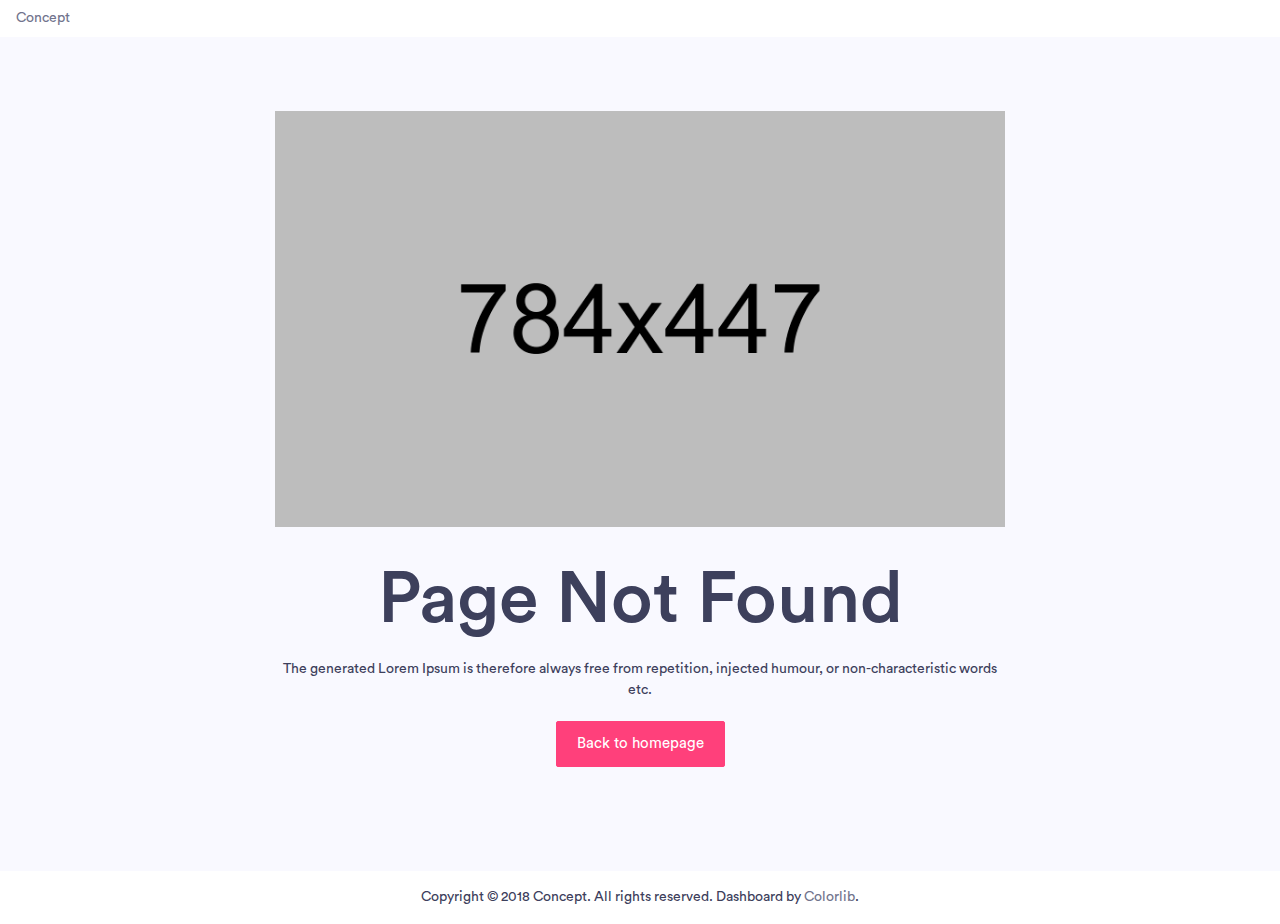
<file: eCom/concept-master/pages/404-page.html>
<!doctype html>
<html lang="en">
 
<head>
    <!-- Required meta tags -->
    <meta charset="utf-8">
    <meta name="viewport" content="width=device-width, initial-scale=1, shrink-to-fit=no">
    <title>Concept - Bootstrap 4 Admin Dashboard Template</title>
    <!-- Bootstrap CSS -->
    <link rel="stylesheet" href="../assets/vendor/bootstrap/css/bootstrap.min.css">
    <link href="../assets/vendor/fonts/circular-std/style.css" rel="stylesheet">
    <link rel="stylesheet" href="../assets/libs/css/style.css">
    <link rel="stylesheet" href="../assets/vendor/fonts/fontawesome/css/fontawesome-all.css">
</head>

<body>
    <!-- ============================================================== -->
    <!-- main wrapper -->
    <!-- ============================================================== -->
    <div class="dashboard-main-wrapper p-0">
        <!-- ============================================================== -->
        <!-- navbar -->
        <!-- ============================================================== -->
        <nav class="navbar navbar-expand dashboard-top-header bg-white">
            <div class="container-fluid">
                <!-- ============================================================== -->
                <!-- brand logo -->
                <!-- ============================================================== -->
                <div class="dashboard-nav-brand">
                    <a class="dashboard-logo" href="../index.html">Concept</a>
                </div>
                <!-- ============================================================== -->
                <!-- end brand logo -->
                <!-- ============================================================== -->
            </div>
        </nav>
        <!-- ============================================================== -->
        <!-- end navbar -->
        <!-- ============================================================== -->
        <!-- ============================================================== -->
        <!-- wrapper  -->
        <!-- ============================================================== -->
        <div class="bg-light text-center">
            <div class="container">
                <div class="row">
                    <div class="offset-xl-2 col-xl-8 offset-lg-2 col-lg-8 col-md-12 col-sm-12 col-12">
                        <div class="error-section">
                            <img src="../assets/images/error-img.png" alt="" class="img-fluid">
                            <div class="error-section-content">
                                <h1 class="display-3">Page Not Found</h1>
                                <p> The generated Lorem Ipsum is therefore always free from repetition, injected humour, or non-characteristic words etc.</p>
                                <a href="../index.html" class="btn btn-secondary btn-lg">Back to homepage</a>
                            </div>
                        </div>
                    </div>
                </div>
            </div>
            <!-- ============================================================== -->
            <!-- footer -->
            <!-- ============================================================== -->
            <div class="bg-white p-3">
                <div class="container-fluid">
                    <div class="row">
                        <div class="col-xl-12 col-lg-12 col-md-12 col-sm-12 col-12 text-dark text-center">
                            Copyright © 2018 Concept. All rights reserved. Dashboard by <a href="https://colorlib.com/wp/">Colorlib</a>.
                        </div>
                    </div>
                </div>
            </div>
            <!-- ============================================================== -->
            <!-- end footer -->
            <!-- ============================================================== -->
            <!-- ============================================================== -->
            <!-- end wrapper -->
            <!-- ============================================================== -->
            <!-- ============================================================== -->
            <!-- end footer -->
            <!-- ============================================================== -->
        </div>
    </div>
    <!-- ============================================================== -->
    <!-- end main wrapper -->
    <!-- ============================================================== -->
    <!-- ============================================================== -->
    <!-- end main wrapper -->
    <!-- ============================================================== -->
    <!-- Optional JavaScript -->
    <script src="../assets/vendor/jquery/jquery-3.3.1.min.js"></script>
    <script src="../assets/vendor/bootstrap/js/bootstrap.bundle.js"></script>
    <script src="../assets/vendor/slimscroll/jquery.slimscroll.js"></script>
    <script src="../assets/libs/js/main-js.js"></script>
</body>
 
</html>
</file>
<file: eCom/concept-master/assets/vendor/fonts/circular-std/style.css>
/* #### Generated By: http://www.cufonfonts.com #### */

@font-face {
font-family: 'Circular Std Black';
font-style: normal;
font-weight: normal;
src: local('Circular Std Black'), url('CircularStd-Black.woff') format('woff');
}


@font-face {
font-family: 'Circular Std Book';
font-style: normal;
font-weight: normal;
src: local('Circular Std Book'), url('CircularStd-Book.woff') format('woff');
}


@font-face {
font-family: 'Circular Std Medium';
font-style: normal;
font-weight: normal;
src: local('Circular Std Medium'), url('CircularStd-Medium.woff') format('woff');
}


@font-face {
font-family: 'Circular Std Black Italic';
font-style: normal;
font-weight: normal;
src: local('Circular Std Black Italic'), url('CircularStd-BlackItalic.woff') format('woff');
}


@font-face {
font-family: 'Circular Std Bold';
font-style: normal;
font-weight: normal;
src: local('Circular Std Bold'), url('CircularStd-Bold.woff') format('woff');
}


@font-face {
font-family: 'Circular Std Bold Italic';
font-style: normal;
font-weight: normal;
src: local('Circular Std Bold Italic'), url('CircularStd-BoldItalic.woff') format('woff');
}


@font-face {
font-family: 'Circular Std Book Italic';
font-style: normal;
font-weight: normal;
src: local('Circular Std Book Italic'), url('CircularStd-BookItalic.woff') format('woff');
}


@font-face {
font-family: 'Circular Std Medium Italic';
font-style: normal;
font-weight: normal;
src: local('Circular Std Medium Italic'), url('CircularStd-MediumItalic.woff') format('woff');
}
</file>
<file: eCom/concept-master/assets/libs/css/style.css>
@charset "UTF-8";
/**
 * Summary:
 *
 *  0. ELEMENT
 *      - 0.1. Body / Typography
 *      - 0.2. Type Elements
        - 0.3. Header
        - 0.4. Sidebar
        - 0.5. Container
        - 0.6. Pageheader
        - 0.7. Footer

   -------------------------

 *  1. Dashboard

 *      - 1.1. TYPE ELEMENT
 *      - 1.2. TYPE ELEMENT

   --------------------------

2. UI Elements

    - 2.1.  Alerts
    - 2.2.  Buttons
    - 2.3.  Cards
    - 2.4.  General
    - 2.5.  Modals
    - 2.6.  Notifications
    - 2.7.  Icon
    - 2.8.  Tabs
    - 2.9.  Accordions
    - 2.10. Typography
    - 2.11. Listgroup
    - 2.12. Multiselect
    - 2.13. Badge
    - 2.14. Pagination
    - 2.15. Switch Toogle
    - 2.16. Spinner


    ----------------------------

3. Charts

    - 3.1.  Chartist js
    - 3.2.  Sparklines
    - 3.3.  Chart.js
    - 3.4.  Morris.js
    - 3.5.  C3 Charts.js

     ----------------------------

4. Forms

    - 4.1.  Elements
    - 4.2.  Validations
    - 4.3.  Multiselect
    - 4.4.  Wizard
    - 4.5.  Input Mask
    - 4.6.  Summar Note text editor
    - 4.7.  Multi Upload


     ----------------------------


5. Tables

    - 5.1.  General
    - 5.2.  Data Tables
    - 5.3.  Table Filters



         ----------------------------


6. Pages

    - 6.1.   Blank Page
    - 6.2.   Blank Page Header
    - 6.3.   Login
    - 6.4.   Sign up
    - 6.5.   Forgot Password
    - 6.6.   Profile
    - 6.7.   Pricing
    - 6.8.   Timline
    - 6.9.   Calendar
    - 6.10.  Metrics
    - 6.11.  Media Object
    - 6.12.  Shortable / Nestable
    - 6.13.  404 Error






         ----------------------------

7. Email

    - 7.1.  Inbox
    - 7.2.  Email Detail
    - 7.3.  Email Compose
    - 7.4.  Message Chat

       ----------------------------


8. Layouts

    - 8.1. Primary Header
    - 8.2. Success Header
    - 8.3. Warning Header
    - 8.4. Danger Header
    - 8.5. Search Input
    - 8.6. Off Canvas Menu
    - 8.7. Without Left Sidebar
    - 8.8. Without Right Sidebar
    - 8.9. Without Both Sidebars
    - 8.10. Fixed Left Sidebar
    - 8.11. Boxed Layout
    - 8.12. Page Aside
    - 8.13. Collapsible Sidebar
    - 8.14. Sub Navigation



       ----------------------------


9. Maps

    - 9.1.  Google Map
    - 9.2.  Vector Map

       ----------------------------


10. Menu Level

    - 10.1.  Level 1
    - 10.2.  Level 2
   */


/* ==========================================================================
   0. ELEMENT
   ========================================================================== */


/* 0.1. Body / Typography
   ========================================================================== */

body {
    font-family: 'Circular Std Book';
    font-style: normal;
    font-weight: normal;
    font-size: 14px;
    color: #71748d;
    background-color: #efeff6;
    -webkit-font-smoothing: antialiased;
}

h1,
h2,
h3,
h4,
h5,
h6 {
    color: #3d405c;
    margin: 0px 0px 15px 0px;
    font-family: 'Circular Std Medium';
}

h1 {
    font-size: 34px;
}

h2 {
    font-size: 28px;
    line-height: 30px;
}

h3 {
    font-size: 20px;
}

h4 {
    font-size: 16px;
    line-height: 26px;
}

h5 {
    font-size: 15px;
    line-height: 26px;
}

h6 {
    font-size: 12px;
}

p {
    margin: 0px 0px 20px 0px;
}

p:last-child {
    margin: 0px;
}

a {
    color: #71748d;
}

a:hover {
    color: #ff407b;
    text-decoration: none;
}

a:active,
a:hover {
    outline: 0;
    text-decoration: none;
}

ol,
ul {}

ol li,
ul li {}

.lead {
    font-size: 1.25rem;
    font-weight: 300;
    color: #3d3f5d;
}


/*--------------------
 Form
---------------------*/

label {
    display: inline-block;
    max-width: 100%;
    margin-bottom: 5px;
    font-size: 15px;
    color: #71748d;
}

.form-control {
    display: block;
    width: 100%;
    font-size: 14px;
    line-height: 1.42857143;
    color: #71748d;
    background-color: #fff;
    background-image: none;
    border: 1px solid #d2d2e4;
    border-radius: 2px;
}

.form-control:focus {
    color: #71748d;
    background-color: #fff;
    border-color: #a7a7f0;
    outline: 0;
    box-shadow: 0 0 0 0.2rem rgba(214, 214, 255, .75);
}

input[type=file] {
    color: #71748d;
    background-color: #fff;
    border-color: #a7a7f0;
    outline: 0;
    box-shadow: 0 0 0 0.2rem rgba(214, 214, 255, .75);
}

.col-form-label {
    font-size: 15px;
}

input {}

button {}

button:focus {
    outline: 0;
}

select.form-control {
    color: #71748d;
    -webkit-appearance: none;
    -moz-appearance: none;
    background-position: 99% 52%;
    background-size: auto;
    background-repeat: no-repeat;
    background-image: url(/images/down-arrow.png);
    padding-right: 15px;
    border: 1px solid #d2d2e4;
    border-radius: 2px;
}

textarea.form-control {
    height: auto;
    color: #71748d;
    background-color: #fff;
    background-image: none;
    border: 1px solid #d2d2e4;
    border-radius: 2px;
    padding: 12px 16px;
}

input::-webkit-input-placeholder {
    color: #71748d !important;
}

input:focus::-webkit-input-placeholder {
    color: #5969ff !important;
}

textarea::-webkit-input-placeholder {
    color: #71748d !important;
}

textarea:focus::-webkit-input-placeholder {
    color: #5969ff !important;
}

button.btn {}

button.btn-default {}

button.btn-primary {}

address {}

.form-group {
    margin-bottom: 12px;
}

.form-control-lg {
    padding: 12px;
}


/* Custom-Chekbox
-------------------------------------------------------------- */

.custom-control {
    position: relative;
    min-height: 1.5rem;
    padding-left: 1.5rem;
}

.custom-control-input:checked~input[type="checkbox"] {
    background: #3d404e;
    border: #7f83a2 1px solid;
}

.custom-control-input {
    position: absolute;
    z-index: -1;
    opacity: 0;
}

.custom-control-label {
    margin-bottom: 0;
}

.custom-checkbox .custom-control-input:checked~.custom-control-label::before {
    background-color: #5969ff;
    border-color: #5969ff;
}

.custom-control-input:checked~.custom-control-label::before {
    color: #fff;
    background-color: #5969ff;
}

.custom-checkbox .custom-control-input:checked~.custom-control-label::after {}

.custom-control-label::after {
    position: absolute;
    top: 7px;
    left: 0;
    display: block;
    width: 1rem;
    height: 1rem;
    content: "";
    background-repeat: no-repeat;
    background-position: center center;
    background-size: 50% 50%;
}

.custom-control-label::before {
    position: absolute;
    top: 7px;
    left: 0;
    display: block;
    width: 1rem;
    height: 1rem;
    pointer-events: none;
    content: "";
    -webkit-user-select: none;
    -moz-user-select: none;
    -ms-user-select: none;
    user-select: none;
    background-color: #ffffff;
    border: 2px solid #d2d2e4;
}

.custom-radio .custom-control-input:checked~.custom-control-label::before {
    background-color: #5969ff;
    border-color: #5969ff;
}

.custom-control-input:disabled~.custom-control-label::before {
    background-color: #efeff6;
}

.custom-select-font-size {
    font-size: 14px;
}

.custom-control-input:focus~.custom-control-label::before {
    box-shadow: none;
}

.custom-valid.custom-control-input.is-valid:checked~.custom-control-label::before,
.was-validated .custom-control-input:valid:checked~.custom-control-label::before {
    background-color: #34ce57;
    border-color: #34ce57;
}

.custom-control-input.is-invalid~.custom-control-label::before,
.was-validated .custom-control-input:invalid~.custom-control-label::before {
    background-color: #ffdadd;
    border-color: #efa2a9;
}

.custom-control-input:disabled~.custom-control-label {
    color: #9295b0;
}

.custom-control-input.is-valid~.custom-control-label::before,
.was-validated .custom-control-input:valid~.custom-control-label::before {
    background-color: #c6ffd3;
    border: 2px solid #68df83;
}

.input-group-text {
    display: -ms-flexbox;
    display: flex;
    -ms-flex-align: center;
    align-items: center;
    padding: 10px;
    margin-bottom: 0;
    font-size: 14px;
    font-weight: 400;
    line-height: 1.5;
    color: #75748d;
    text-align: center;
    white-space: nowrap;
    background-color: #efeff6;
    border: 1px solid #d2d2e4;
    border-radius: 4px;
}

.section-block {
    margin: 16px 0px;
}

.section-title {
    font-weight: 500;
    margin-bottom: 5px;
}


/*-----------------------
Parsley Varifation
-------------------------*/

.parsley-errors-list.filled {
    margin-top: 10px;
    margin-bottom: 0;
    padding: 7px 29px;
    position: relative;
    background-color: #f96a6a;
    color: #FFF;
}


/*--------------------
 Padding / Margin
---------------------*/

.nopadding {
    padding: 0px;
}

.p-r-0 {
    padding-right: 0px;
}

.p-r-10 {
    padding-right: 10px;
}

.p-r-15 {
    padding-right: 15px;
}

.p-r-20 {
    padding-right: 20px;
}

.p-r-25 {
    padding-right: 25px;
}

.p-l-0 {
    padding-left: 0px;
}

.p-l-10 {
    padding-left: 10px;
}

.p-l-15 {
    padding-left: 15px;
}

.p-l-20 {
    padding-left: 20px;
}

.p-l-25 {
    padding-left: 25px;
}

.p-l-40 {
    padding-left: 40px;
}

.p-t-0 {
    padding-top: 0px;
}

.p-t-10 {
    padding-top: 10px;
}

.p-t-20 {
    padding-top: 20px;
}

.p-t-30 {
    padding-top: 30px;
}

.p-t-40 {
    padding-top: 40px;
}

.p-t-60 {
    padding-top: 60px;
}

.p-t-80 {
    padding-top: 80px;
}

.p-t-100 {
    padding-top: 100px;
}

.p-t-120 {
    padding-top: 120px;
}

.p-t-140 {
    padding-top: 140px;
}

.p-b-0 {
    padding-bottom: 0px;
}

.p-b-10 {
    padding-bottom: 10px;
}

.p-b-20 {
    padding-bottom: 20px;
}

.p-b-30 {
    padding-bottom: 30px;
}

.p-b-40 {
    padding-bottom: 40px;
}

.p-b-60 {
    padding-bottom: 60px;
}

.p-b-80 {
    padding-bottom: 80px;
}

.p-b-100 {
    padding-bottom: 100px;
}

.p-b-120 {
    padding-bottom: 120px;
}

.p-b-140 {
    padding-bottom: 140px;
}

.m-r-0 {
    margin-right: 0px;
}

.m-r-10 {
    margin-right: 10px;
}

.m-r-15 {
    margin-right: 15px;
}

.m-r-20 {
    margin-right: 20px;
}

.m-r-25 {
    margin-right: 25px;
}

.m-l-0 {
    margin-left: 0px;
}

.m-l-10 {
    margin-left: 10px;
}

.m-l-15 {
    margin-left: 15px;
}

.m-l-20 {
    margin-left: 20px;
}

.m-l-25 {
    margin-left: 25px;
}

.m-t-0 {
    margin-top: 0px;
}

.m-t-10 {
    margin-top: 10px;
}

.m-t-20 {
    margin-top: 20px;
}

.m-t-30 {
    margin-top: 30px;
}

.m-t-40 {
    margin-top: 40px;
}

.m-t-60 {
    margin-top: 60px;
}

.m-t-80 {
    margin-top: 80px;
}

.m-t-100 {
    margin-top: 100px;
}

.m-t-120 {
    margin-top: 120px;
}

.m-b-0 {
    margin-bottom: 0px;
}

.m-b-10 {
    margin-bottom: 10px;
}

.m-b-20 {
    margin-bottom: 20px;
}

.m-b-30 {
    margin-bottom: 30px;
}

.m-b-40 {
    margin-bottom: 40px;
}

.m-b-60 {
    margin-bottom: 60px;
}

.m-b-80 {
    margin-bottom: 80px;
}

.m-b-100 {
    margin-bottom: 100px;
}

.m-b-120 {
    margin-bottom: 120px;
}


/*--------------------
 Font Weight
---------------------*/

html body .font-bold {
    font-weight: 800;
}

html body .font-normal {
    font-weight: 400;
}

html body .font-light {
    font-weight: 300;
}

html body .font-medium {
    font-weight: 600;
}

html body .font-16 {
    font-size: 16px;
}

html body .font-12 {
    font-size: 12px;
}

html body .font-14 {
    font-size: 14px;
}

html body .font-10 {
    font-size: 10px;
}

html body .font-18 {
    font-size: 18px;
}

html body .font-20 {
    font-size: 20px;
}

html body .font-22 {
    font-size: 22px;
}

html body .font-24 {
    font-size: 24px;
}

html body .display-5 {
    font-size: 3rem;
}

html body .display-6 {
    font-size: 2.5rem;
}

html body .display-7 {
    font-size: 2rem;
}


/*--------------------
 Arrow  List
---------------------*/

.arrow {
    position: relative;
}

.arrow li {
    padding-left: 20px;
    line-height: 30px;
}

.arrow li:before {
    font-family: 'Font Awesome\ 5 Free';
    font-weight: 900;
    display: inline-block;
    position: absolute;
    left: 0;
    font-size: 14px;
    color: #ff407b;
    content: '\f058';
    font-style: initial;
}

.bullet-check {
    position: relative;
}

.bullet-check li {
    padding-left: 25px;
    line-height: 30px;
}

.bullet-check li:before {
    font-family: 'Font Awesome\ 5 Free';
    font-weight: 900;
    display: inline-block;
    position: absolute;
    left: 0;
    font-size: 14px;
    color: #22ce77;
    content: '\f00c';
    font-style: initial;
}


/*-----------------------
Background Color / Color
-------------------------*/

.bg-primary {
    background-color: #5969ff !important;
    color: #fff !important;
}

.bg-brand {
    background-color: #ffc750 !important;
}

.bg-secondary {
    background-color: #ff407b !important;
    color: #fff !important;
}

.bg-success {
    background-color: #2ec551 !important;
}

.bg-danger {
    background-color: #ef172c !important;
}

.bg-warning {
    background-color: #ffc108 !important;
}

.bg-info {
    background-color: #25d5f2 !important;
}

.bg-light {
    background-color: #f9f9ff !important;
}

.bg-dark {
    background-color: #2e2f39 !important;
}

.bg-primary-light {
    background-color: #dbdeff !important;
    color: #fff !important;
}

.bg-info-light {
    background-color: #dffaff !important;
    color: #fff;
}

.bg-secondary-light {
    background-color: #ffdbe6 !important;
}

.bg-danger-light {
    background-color: #fbd3d5 !important;
}

.bg-brand-light {
    background-color: #fff2d5 !important;
}

.bg-success-light {
    background-color: #c5fad3 !important;
}


/*-----------------------
Borders
-------------------------*/

.border-boxes span {
    display: inline-block;
    width: 5rem;
    height: 5rem;
    margin: .25rem;
    background-color: #fbfbfd;
}

.border {
    border: 1px solid #e6e6f2 !important;
}

.border-top {
    border-top: 1px solid #e6e6f2 !important;
}

.border-bottom {
    border-bottom: 1px solid #e6e6f2 !important;
}

.border-left {
    border-left: 1px solid #e6e6f2 !important;
}

.border-right {
    border-right: 1px solid #e6e6f2 !important
}


/*-----------------------
 Color
-------------------------*/

.text-primary {
    color: #5969ff !important;
}

.text-brand {
    color: #ffc750 !important;
}

.text-secondary {
    color: #ff407b !important;
}

.text-success {
    color: #2ec551 !important;
}

.text-danger {
    color: #ef172c !important;
}

.text-warning {
    bcolor: #ffc108 !important;
}

.text-info {
    color: #25d5f2 !important;
}

.text-light {
    color: #f0f0f8 !important;
}

.text-dark {
    color: #3d405c !important;
}

.text-gray {
    color: #868aa5 !important;
}

.text-muted {
    color: #7171a6 !important;
}

.rating-color {
    color: #ffa811;
}


/*-----------------------
Borders
-------------------------*/

.border-top-primary {
    border-top-color: #5969ff !important;
}

.border-3 {
    border-width: 3px !important;
}

.border-secondary {
    border-color: #ff407b !important;
}

.border-brand {
    border-color: #ffc750 !important;
}

.border-info {
    border-color: #25d5f2 !important;
}


/*-----------------------
Fontawesome size
-------------------------*/

.fa-xl {}

.fa-lg {}

.fa-md {}

.fa-sm {
    font-size: 24px !important;
}

.fa-xs {
    font-size: 11px !important;
}


/*-----------------------
Social Color
-------------------------*/

.facebook-color {
    color: #3c73df;
}

.twitter-color {
    color: #1ea2f2;
}

.instagram-color {
    color: #9361fa;
}

.rss-color {
    color: #ee802f;
}

.pinterest-color {
    color: #c8232c;
}

.youtube-color {
    color: #ff0000;
}

.medium-color {
    color: #00ab6c;
}

.googleplus-color {
    color: #d34836;
}

.snapchat-color {
    color: #FFFB00;
}


/*-----------------------
Social bg Color
-------------------------*/

.facebook-bgcolor {
    background-color: #3b5898;
    color: #fff;
}

.twitter-bgcolor {
    background-color: #1ea2f2;
    color: #fff;
}

.instagram-bgcolor {
    background-color: #9361fa;
    color: #fff;
}

.rss-bgcolor {
    background-color: #ee802f;
    color: #fff;
}

.pinterest-bgcolor {
    background-color: #c8232c;
    color: #fff;
}

.youtube-bgcolor {
    background-color: #ff0000;
    color: #fff;
}

.googleplus-bgcolor {
    background-color: #d34836;
    color: #fff;
}


/*-----------------------
Progress bar
-------------------------*/

.progress-bar {

    background-color: #5969ff;
}

.primary-progress-bar {
    background-color: #5969ff;
}

.progress-sm {
    height: 5px;
}

.progress-sm {
    height: 5px
}

.progress-md {
    height: 8px
}

.progress-lg {
    height: 12px
}

.progress-xl {
    height: 15px
}

.f-icon,
.if-icon,
.m-icon,
.sl-icon,
.t-icon,
.w-icon {
    cursor: pointer;
    padding: 13px 15px;
    white-space: nowrap;
    overflow: hidden;
    text-overflow: ellipsis;
}

.m-icon {
    width: 33%;
    display: inline-block;
}

.f-icon:hover,
.if-icon:hover,
.m-icon:hover,
.sl-icon:hover,
.t-icon:hover,
.w-icon:hover {
    background-color: #f8f9fa;
}


/*-----------------------
Legends
-------------------------*/

.legend-item {
    font-size: 14px;
}

.legend-title {}

.legend-text {}


/* ==========================================================================
   0.2. Type Elements
   ========================================================================== */


/* ==========================================================================
   0.3.  Header
   ========================================================================== */


/*-----------------------
Top Header
-------------------------*/

.dashboard-header {}

.dashboard-header .navbar {
    padding: 0px;
    border-bottom: 1px solid #e6e6f2;
    -webkit-box-shadow: 0px 0px 28px 0px rgba(82, 63, 105, 0.13);
    box-shadow: 0px 0px 28px 0px rgba(82, 63, 105, 0.13);
    -webkit-transition: all 0.3s ease;
    min-height: 60px;
}



.navbar-brand {
    display: inline-block;
    margin-right: 1rem;
    line-height: inherit;
    white-space: nowrap;
    padding: 11px 20px;
    font-size: 30px;
    text-transform: uppercase;
    font-weight: 700;
    color: #007bff;
}
.navbar-brand:hover{
    color: #007bff;
}
.navbar-right-top {}

.navbar-right-top .nav-item {
    border-right: 1px solid #e6e6f2;
}

.navbar-right-top .nav-item:last-child {
    border: none;
}

.navbar-right-top .nav-item .nav-link {
    padding: 13px 20px;
    font-size: 16px;
    line-height: 2;
    color: #82849f;
}


/* ------  top-search-bar --------  */

.top-search-bar {
    padding-top: 12px;
    padding-right: 24px;
}


/* ------  Notification Dropdown --------  */

.notification {}

.notification-dropdown {
    min-width: 320px;
}

.notification-dropdown,
.connection-dropdown,
.nav-user-dropdown {
    padding: 0px;
    margin: 0px;
}

.notification-title {
    font-size: 14px;
    color: #3d405c;
    text-align: center;
    padding: 8px 0px;
    border-bottom: 1px solid #e3e3e3;
    line-height: 1.5;
    background-color: #fffffe;
}

.notification-list {}

.notification-list .list-group-item {
    border-radius: 0px;
    padding: 12px;
    margin-top: -1px;
    border-left: transparent;
    border-right: transparent;
}

.notification-list .list-group-item.active {
    z-index: 2;
    color: #3d405c;
    background-color: #f7f7fb;
    border-color: #e1e1e7;
}

.notification-list .list-group-item-action:focus,
.list-group-item-action:hover {
    color: #404040;
    text-decoration: none;
    background-color: #f7f7fb;
}

.notification-list .list-group-item:last-child {}

.notification-info {}

.notification-info .notification-date {
    display: block;
    font-size: 11px;
    margin-top: 4px;
    text-transform: uppercase;
    color: #71748d;
}

.notification .dropdown-toggle::after,
.connection .dropdown-toggle::after,
.nav-user .dropdown-toggle::after {
    display: inline-block;
    width: 0;
    height: 0;
    margin-left: .255em;
    vertical-align: .255em;
    content: "";
    border: none;
}

.notification-list-user-img {
    float: left;
}

.notification-list-user-block {
    padding-left: 50px;
    font-size: 14px;
    line-height: 21px;
}

.notification-list-user-name {
    color: #5969ff;
    font-size: 14px;
    margin-right: 8px;
}

.list-footer,
.conntection-footer {
    font-size: 14px;
    color: #fff;
    text-align: center;
    padding: 10px 0px;
    line-height: 1.5;
    font-weight: 700;
    background-color: #5969ff;
    border-bottom-left-radius: 3px;
    border-bottom-right-radius: 3px;
}

.list-footer a,
.conntection-footer a {
    color: #fff;
}

.list-footer a:hover,
.conntection-footer a:hover {
    color: #fff;
}

.indicator {
    content: '';
    position: absolute;
    top: 16px;
    right: 23px;
    display: inline-block;
    width: 7px;
    height: 7px;
    border-radius: 100%;
    background-color: #ef172c;
    animation: .9s infinite beatHeart;
    transform-origin: center;
}

@keyframes beatHeart {
    0% {
        transform: scale(0.9);
    }
    25% {
        transform: scale(1.1);
    }
    40% {
        transform: scale(0.9);
    }
    60% {
        transform: scale(1.1);
    }
    100% {
        transform: scale(0.9);
    }
}


/* ------  Connection --------  */

.connection {}

.connection-dropdown {}

.connection-list {
    width: 300px;
    padding: 20px;
}

.connection-item {
    border-radius: 3px;
    line-height: 32px;
    text-align: center;
    padding: 12px 7px 4px;
    display: block;
    border: 1px solid transparent;
    color: #3d405c;
    font-size: 12px;
}

.connection-item img {
    width: 32px;
}

.connection-item:hover {
    background-color: #fff;
    border: 1px solid #e6e6f2;
}

.connection-item span {
    display: block;
    overflow: hidden;
    text-overflow: ellipsis;
    white-space: nowrap;
}


/* ----- User Nav Dropdown -----*/

.nav-user {}

.nav-user-dropdown {
    padding: 0px;
    min-width: 230px;
    margin: 0px;
}

.nav-user-name {}

.nav-user-info {
    background-color: #5969ff;
    line-height: 1.4;
    padding: 12px;
    color: #fff;
    font-size: 13px;
    border-radius: 2px 2px 0 0;
}

.nav-user-info .status {
    float: left;
    top: 7px;
    left: 0px;
}

.nav-user-dropdown {}

.nav-user-dropdown .dropdown-item {
    display: block;
    width: 100%;
    padding: 12px 22px 15px;
    clear: both;
    font-weight: 400;
    color: #686972;
    text-align: inherit;
    white-space: nowrap;
    background-color: transparent;
    border: 0;
    font-size: 13px;
    line-height: 0.4;
}

.nav-user-dropdown .dropdown-item:hover {
    background-color: #f7f7fb;
}


/* ------  Top Header User Info --------  */


/* -------------------- 0.4. Sidebar ----------------------- */


.navigation-horizontal {

    width: 100%;
    height: 100%;

    overflow: auto;
   /* background-color: #fff;
    -webkit-box-shadow: 0px 0px 28px 0px rgba(82, 63, 105, 0.13);
    box-shadow: 0px 0px 28px 0px rgba(82, 63, 105, 0.13);
    -webkit-transition: all 0.3s ease;*/
}

.navigation-horizontal .nav-link[data-toggle="collapse"] {
    position: relative;
    display: flex;
    align-items: center;
}

.navigation-horizontal .nav-link[data-toggle="collapse"]::after {
    display: inline-block;
    width: 0;
    height: 0;
    position: absolute;
    right: 8px;
    vertical-align: 0.255em;
    content: "";
    border-top: 0.3em solid;
    border-right: 0.3em solid transparent;
    border-bottom: 0;
    border-left: 0.3em solid transparent;
}

.navigation-horizontal .nav-link[data-toggle="collapse"][aria-expanded="false"]:after {
    transform: rotate(-90deg);
}

.navigation-horizontal .nav-link[data-toggle="collapse"]:after {
    transition: transform .35s ease, opacity .35s ease;
    opacity: .5;
}

.navigation-horizontal .navbar-nav {
    width: 100%;
}

.navigation-horizontal .navbar {
    position: relative;
    padding: 0px;
}

.navigation-horizontal .navbar-nav .nav-item {}

.navigation-horizontal .navbar-nav .nav-link {
   font-size: 13px;
    padding: 9px 30px 9px 20px;
    margin-bottom: 2px;
    color: #71789e;
    transition: 0.3s;
    margin: 6px 1px;
}

.navigation-horizontal .nav-link i {
    font-size: 14px;
    margin-right: 9px;
    text-align: center;
    vertical-align: middle;
    line-height: 16px;
}

.nav-divider {
    padding: 10px 14px;
    line-height: 30px;
    font-weight: 600;
    text-transform: uppercase;
    font-size: 12px;
}

.navigation-horizontal .submenu {
       background-color: #e2e2eb;
    margin-top: -6px;
    margin-right: 1px;
    margin-left: 1px;
}

.navigation-horizontal .submenu .nav .nav-item .nav-link {
    font-size: 12px;
    padding: 0px 12px;
    transition: 0.3s;
    line-height: 1;
}

.navigation-horizontal .navbar-nav .nav-link:focus,
.navigation-horizontal .navbar-nav .nav-link.active {
    background-color: #e2e2eb;
    color: #3d405c;
    border-radius: 2px;
}

.navigation-horizontal .navbar-nav .nav-link:focus,
.navigation-horizontal .navbar-nav .nav-link:hover {
    background-color: #e2e2eb;
    color: #3d405c;
    border-radius: 2px;
}

.navigation-horizontal .submenu .nav .nav-item .nav-link:hover {
    color: #3d405c;
    border-radius: 2px;
    background-color: transparent;
}












/* -----------------------
Left Navigation Sidebar
------------------------- */

.nav-left-sidebar {
    position: fixed;
    width: 264px;
    height: 100%;
    top: 60px;
    overflow: auto;
    background-color: #fff;
    -webkit-box-shadow: 0px 0px 28px 0px rgba(82, 63, 105, 0.13);
    box-shadow: 0px 0px 28px 0px rgba(82, 63, 105, 0.13);
    -webkit-transition: all 0.3s ease;
}

.nav-left-sidebar .nav-link[data-toggle="collapse"] {
    position: relative;
    display: flex;
    align-items: center;
}

.nav-left-sidebar .nav-link[data-toggle="collapse"]::after {
    display: inline-block;
    width: 0;
    height: 0;
    position: absolute;
    right: 20px;
    vertical-align: 0.255em;
    content: "";
    border-top: 0.3em solid;
    border-right: 0.3em solid transparent;
    border-bottom: 0;
    border-left: 0.3em solid transparent;
}

.nav-left-sidebar .nav-link[data-toggle="collapse"][aria-expanded="false"]:after {
    transform: rotate(-90deg);
}

.nav-left-sidebar .nav-link[data-toggle="collapse"]:after {
    transition: transform .35s ease, opacity .35s ease;
    opacity: .5;
}

.nav-left-sidebar .navbar-nav {
    width: 100%;
}

.nav-left-sidebar .navbar {
    position: relative;
    padding: 14px;
}

.nav-left-sidebar .navbar-nav .nav-item {}

.nav-left-sidebar .navbar-nav .nav-link {
    font-size: 14px;
    padding: 12px;
    /* margin-bottom: 2px; */
    color: #71789e;
    transition: 0.3s;
}

.nav-left-sidebar .nav-link i {
    font-size: 14px;
    margin-right: 9px;
    text-align: center;
    vertical-align: middle;
    line-height: 16px;
}

.nav-divider {
    padding: 10px 14px;
    line-height: 30px;
    font-weight: 600;
    text-transform: uppercase;
    font-size: 12px;
}

.nav-left-sidebar .submenu {
    padding-left: 12px;
    padding-right: 12px;
    /* margin-top: 5px; */
    background: #24274a;
}

.nav-left-sidebar .submenu .nav .nav-item .nav-link {
    font-size: 14px;
    padding: 6px 12px;
    transition: 0.3s;
}

.nav-left-sidebar .navbar-nav .nav-link:focus,
.nav-left-sidebar .navbar-nav .nav-link.active {
    background-color: #e2e2eb;
    color: #3d405c;
    border-radius: 2px;
}

.nav-left-sidebar .navbar-nav .nav-link:focus,
.nav-left-sidebar .navbar-nav .nav-link:hover {
    background-color: #e2e2eb;
    color: #3d405c;
    border-radius: 2px;
}

.nav-left-sidebar .submenu .nav .nav-item .nav-link:hover {
    color: #3d405c;
    border-radius: 2px;
    background-color: transparent;
}

.nav-left-sidebar .navbar-toggler {
    background-color: #fff;
}
.navbar-toggler {
    padding: .25rem 0.5rem;
    font-size: 1.25rem;
    line-height: 1;
    background-color: transparent;
    border: 1px solid transparent;
    border-radius: .25rem;
}
/* -----------------------
Leftsidebar - Primary
------------------------- */

.sidebar-primary {
    background-color: #414da7;
}

.sidebar-primary .nav-divider {
    color: #ddddff;
}

.sidebar-primary.nav-left-sidebar .nav-link i {
    color: #8991d4;
}

.sidebar-primary.nav-left-sidebar .navbar-nav .nav-item {}

.sidebar-primary.nav-left-sidebar .navbar-nav .nav-link {
    color: #8991d4;
}

.sidebar-primary.nav-left-sidebar .navbar-nav .nav-link:focus,
.sidebar-primary.nav-left-sidebar .navbar-nav .nav-link:hover {
    color: #fff;
    background-color: #5761c2;
    border-radius: 2px;
}

.sidebar-primary.nav-left-sidebar .navbar-nav .nav-link:focus,
.sidebar-primary.nav-left-sidebar .navbar-nav .nav-link.active {
    background-color: #5761c2;
    color: #fff;
    border-radius: 2px;
}

.sidebar-primary.nav-left-sidebar .submenu .nav .nav-item .nav-link:hover {
    color: #fff;
    border-radius: 2px;
    background-color: transparent;
}


/* -----------------------
Leftsidebar - dark
------------------------- */

.sidebar-dark {
    background-color: #0e0c28;
    -webkit-box-shadow: 0px 0px 28px 0px rgba(82, 63, 105, 0.13);
    box-shadow: 0px 0px 28px 0px rgba(82, 63, 105, 0.13);
    -webkit-transition: all 0.3s ease;
}

.sidebar-dark .nav-divider {
    color: #a4aadb;
    font-size: 12px;
    letter-spacing: 1px;
}

.sidebar-dark.nav-left-sidebar .nav-link i {
    color: #7a80b4;
}

.sidebar-dark.nav-left-sidebar .navbar-nav .nav-item {}

.sidebar-dark.nav-left-sidebar .navbar-nav .nav-link {
    color: #7a80b4;
}



.sidebar-dark.nav-left-sidebar .navbar-nav .nav-link:focus,
.sidebar-dark.nav-left-sidebar .navbar-nav .nav-link:hover {
    color: #fff;
    background-color: #242849;
    border-radius: 2px;
}

.sidebar-dark.nav-left-sidebar .navbar-nav .nav-link:focus,
.sidebar-dark.nav-left-sidebar .navbar-nav .nav-link.active {
    background-color: #242849;
    color: #fff;
    border-radius: 2px;
}

.sidebar-dark.nav-left-sidebar .submenu .nav .nav-item .nav-link:hover {
    color: #fff;
    border-radius: 2px;
    background-color: #242849;
}

.sidebar-dark.nav-left-sidebar .navbar-nav .nav-item .badge{
    position: absolute;
    right: 40px;
    display: none;
}

/*-----navigation dark ---*/


/*-----------------------
Sidebar Page Navigations
-------------------------*/

.sidebar-nav-fixed {
    position: sticky;
    top: 5rem;
}

.sidebar-nav-fixed ul {}

.sidebar-nav-fixed ul li {}

.sidebar-nav-fixed ul li a {
    font-size: 14px;
    color: #71728e;
    display: block;
    padding: 5px 15px;
    background: transparent;
    border-radius: 4px;
    line-height: 1.8;
}

.sidebar-nav-fixed ul li a:hover {
    color: #5969ff;
}

.sidebar-nav-fixed ul li a.active {
    display: block;
    color: #5969ff;
    background: #e0e0fd;
}


/*--- Bootstrap Dropdown ----*/

.dropdown-menu {
    background: #fff;
    font-size: 14px;
    color: #3d405c;
    border: 1px solid #e6e6f2;
}

.dropdown-item {
    display: block;
    width: 100%;
    padding: .25rem 1.5rem;
    clear: both;
    font-weight: 400;
    color: #3d405c;
    text-align: inherit;
    white-space: nowrap;
    background-color: transparent;
    border: 0;
}

.dropdown-item:hover {
    color: #5969ff;
    background: #efeff6;
}

.page-section {}

.dropdown-item.active,
.dropdown-item:active {
    color: #fff;
    text-decoration: none;
    background-color: #5969ff;
}


/* -------------------- 0.5.Container / Wrapper ----------------------- */


/*-----------------------
Container / Wrapper
-------------------------*/

.dashboard-main-wrapper {
    min-height: 100%;
    padding-top: 60px;
    position: relative;
}

.dashboard-wrapper {
    position: relative;
    left: 0;
    margin-left: 264px;
    min-height: 870px !important;
}

.dashboard-content {
    padding: 30px 30px 60px 30px;
}


/*-----------------------
Splash Container / Wrapper
-------------------------*/

.splash-container {
    width: 100%;
    max-width: 375px;
    padding: 15px;
    margin: auto;
}

.splash-container .card-header {
    padding: 20px;
}

.splash-description {
    text-align: center;
    display: block;
    line-height: 20px;
    font-size: 1rem;
    margin-top: 5px;
    padding-bottom: 10px;
}

.splash-title {
    text-align: center;
    display: block;
    font-size: 14px;
    font-weight: 300;
}

.splash-container .card-footer-item {
    padding: 12px 28px;
}


/* -------------------- 0.6.Pageheader ----------------------- */


/*-----------------------
Pageheader
-------------------------*/

.page-header {
    margin-bottom: 30px;
}

.page-breadcrumb {}

.page-breadcrumb .breadcrumb {}

.page-breadcrumb .breadcrumb-item {}

.page-breadcrumb .breadcrumb-link {
    color: #a6a6b7;
}

.page-breadcrumb .breadcrumb-link:hover {
    color: #5969ff;
}

.page-breadcrumb .breadcrumb {
    display: flex;
    -ms-flex-wrap: wrap;
    flex-wrap: wrap;
    padding: 0px;
    margin-bottom: 0px;
    list-style: none;
    background-color: transparent;
    border-radius: 0px;
    border-top: 1px solid #e0e4ef;
    padding-top: 10px;
    font-size: 12px;
}

.page-breadcrumb .breadcrumb .breadcrumb-item+.breadcrumb-item::before {
    display: inline-block;
    padding-right: .5rem;
    color: #b1b1c0;
    content: "\f105";
    font-family: 'Font Awesome\ 5 Free';
    font-weight: 600;
}

.page-breadcrumb .breadcrumb-item.active {
    color: #71728e;
}

.pageheader-title {
    font-size: 24px;
    margin-bottom: 8px;
}

.pageheader-text {
    margin-bottom: 14px;
    display: none;
}


/* -------------------- 0.7.Footer ----------------------- */


/*-----------------------
 Footer
-------------------------*/

.footer {
    border-top: 1px solid rgba(152, 166, 173, .2);
    padding: 14px 30px 14px;
    color: #71748d;
    background-color: #fff;
    width: 100%;

}

.footer-links {}

.footer .footer-links a {
    color: #71748d;
    margin-left: 1.5rem;
    -webkit-transition: all .4s;
    transition: all .4s;
}


/* ==========================================================================
  1. Dashboard Index-sales
   ========================================================================== */

.chart-widget-list {
    margin-top: 60px;
}

.chart-widget-list p {
    border-bottom: 1px solid #e6e6f2;
    margin-bottom: 8px;
    padding-bottom: 8px;
}

.sell-ratio {
    margin-bottom: 15px;
}

.sell-ratio .progress-bar {
    background-color: #25d5f2;
}


/* ==========================================================================
  2. Dashboard Index-Finance
   ========================================================================== */

.dashboard-finance {}

.dashboard-finance .ct-label {
    display: none;
}


/* ==========================================================================
  3. Dashboard Influencer
   ========================================================================== */

.dashboard-influence {}

.influencer-profile-data {}

.influencer-profile-data .user-avatar {
    margin-right: 40px;
}

.influencer-profile-data .user-avatar-info {
    display: block;
    margin-top: 14px;
}

.influencer-profile-data .user-avatar-name {
    float: left;
    padding-right: 20px;
}

.user-avatar-address {}

.influencer-profile-data .user-avatar-address {}

.influencer-profile-data .user-avatar-email {
    text-decoration: underline;
}

.influencer-profile-data .user-social-media {
    padding: 16px 99px;
    text-align: center;
    border-right: 1px solid #e6e6f2;
}

.influencer-profile-data .user-social-media:last-child {
    border-right: transparent;
}

.user-social-box {
    background-color: #f9f9fc;
    border-bottom-left-radius: .25rem;
    border-bottom-right-radius: .25rem;
}

.dashboard-influence .progress {
    width: 86%;
    background-color: #ededfa;
}

.campaign-table {}

.campaign-table .dropdown-toggle::after {
    display: none;
}

.campaign-card {
    padding-bottom: 25px;
    padding-top: 25px;
}

.campaign-img {
    margin-bottom: 25px;
}

.campaign-info {}


/* ==========================================================================
  3. Influencer Finder
   ========================================================================== */

.influence-finder {}

.influence-finder .user-social-media {
    padding: 16px 68px;
    text-align: center;
    border-right: 1px solid #e6e6f2;
}

.influence-finder .user-social-media:last-child {
    border-right: transparent;
}

.influence-finder .icon-circle {
    height: 40px;
    width: 40px;
    display: inline-block;
    padding: 9px;
    line-height: 1.7;
}

.search-btn {
    position: absolute;
    bottom: 20px;
    right: 20px;
}

.influence-finder button.btn {
    height: 47px;
    width: 110px;
    border-top-left-radius: 0px;
    border-bottom-left-radius: 0px;
}


/* ==========================================================================
 4. Influencer Profile
========================================================================== */

.influence-profile {}

.rating-star {
    font-size: 12px;
    padding-top: 8px;
    color: #ffa811;
}

.campaign-social-box {
    background-color: #f9f9fc;
    border-bottom-left-radius: .25rem;
    border-bottom-right-radius: .25rem;
}

.campaign-metrics {
    border-right: 1px solid #dee2e6;
    text-align: center;
    padding: 8px 79px;
}

.campaign-metrics:last-child {
    border-right: transparent;
}

.influence-profile-content.pills-regular .tab-content {
    background-color: transparent;
    padding: 0px;
    border: transparent;
    border-radius: 0px;
    border-top-left-radius: 0px;
}

.review-block {}

.review-text {}


/* ==========================================================================
  5. Dashboard Ecommerce
   ========================================================================== */

.dashboard-ecommerce {}


/* -------------- social sales -------------------*/

.social-sales {}

.social-sales-icon-circle {
    height: 40px;
    width: 40px;
    line-height: 1;
    text-align: center;
    border-radius: 100%;
    padding: 12px 13px;
    display: inline-block;
}

.social-sales-content {}

.social-sales-name {}

.social-sales-count {
    float: right;
    line-height: 2.9;
}


/* -------------- traffic sales -------------------*/

.traffic-sales {}

.traffic-sales-content {
    padding: 20px !important;
}

.traffic-sales-name {}

.traffic-sales-amount {
    float: right;
    color: #3d405c;
}


/* -------------- country sales -------------------*/

.country-sales {}

.country-sales-content {
    padding: 20px !important;
}




/* ==========================================================================
   Ecommerce Products
   ========================================================================== */

.product-thumbnail{ border:1px solid #e6e6f2; background-color: #fff; margin-bottom: 30px; }
.product-img{ text-align: center; padding: 35px 0px;  }
.product-img-head{position: relative;}
.ribbons{
    -webkit-clip-path: polygon(10% 25%, 10% 0, 35% 0%, 65% 0%, 90% 0, 90% 25%, 90% 50%, 91% 100%, 50% 73%, 10% 100%, 10% 50%);
clip-path: polygon(10% 25%, 10% 0, 35% 0%, 65% 0%, 90% 0, 90% 25%, 90% 50%, 91% 100%, 50% 73%, 10% 100%, 10% 50%);

    position: absolute;
    top: 0px;
    background-color: #59b3ff;
    padding: 31px 15px;
    text-align: center;
    left: 10px;  font-family: 'Circular Std Medium'; color: #fff;}

   .ribbons-text{transform: rotate(90deg);
    position: absolute;
    top: 11px;
    left: 10px;
    color: #fff;}
.product-wishlist-btn{height: 40px;
    width: 40px;
    border: 2px solid #dfdfec;
    border-radius: 100px;
    font-size: 18px;
    line-height: 2.3;
    color: #dfdfec;
    text-align: center;
    display: block;
    position: absolute;
    right: 15px;
    top: 15px;}
    .product-wishlist-btn:hover{border-color: #ff3367; color: #ff3367;transition: 0.3s ease;}
    .product-wishlist-btn.active{border-color: #ff3367; color: #ff3367;transition: 0.3s ease;}
.product-content{ border-top:1px solid #e6e6f2; padding: 23px;}
.product-content-head{ position: relative; margin-bottom: 25px; }
.product-title{font-size: 16px; margin-bottom: 5px;}
.product-rating{font-size: 12px;

    color: #ffa811;}
.product-price{ position: absolute; top: 0; right: 0; font-size: 16px; color: #3d405c;font-family: 'Circular Std Medium'; line-height: 1;}
.product-btn{}
.product-del{font-size: 14px; color: #71748d;}
.product-sidebar{ background-color: #fff; border:1px solid #e6e6f2;  }
.product-sidebar-widget{border-bottom: 1px solid #e6e6f2; padding: 10px 20px; margin-bottom: 10px;}
.product-sidebar-widget:last-child{border:0px;}
.product-sidebar-widget-title{font-size: 16px; margin-bottom: 10px;}

.custom-color-red.custom-radio .custom-control-input:checked~.custom-control-label::before {
    background-color: #a40000;
    border-color: #a40000;
}

.custom-color-blue.custom-radio .custom-control-input:checked~.custom-control-label::before{background-color: #0d4197; border-color: #0d4197}
.custom-color-yellow.custom-radio .custom-control-input:checked~.custom-control-label::before{background-color: #ffdc40; border-color: #ffdc40;}
.custom-color-black.custom-radio .custom-control-input:checked~.custom-control-label::before{background-color: #111111; border-color: #111111;}





.product-slider{background-color: #fff;  border-top-left-radius: 4px; border-bottom-left-radius: 4px; padding: 110px;}
.product-carousel{}
.product-carousel .carousel-indicators {
    position: absolute;
    right: 0;
    bottom: -80px;
    left: 0;
    z-index: 15;
    display: -ms-flexbox;
    display: flex;
    -ms-flex-pack: center;
    justify-content: center;
    padding-left: 0;
    margin-right: 15%;
    margin-left: 15%;
    list-style: none;
}

.product-carousel .carousel-indicators li {
  position: relative;
    -ms-flex: 0 1 auto;
    flex: 0 1 auto;
    width: 10px;
    height: 10px;
    margin-right: 3px;
    margin-left: 3px;
    text-indent: -999px;
    background-color: rgb(224, 224, 231);
    border-radius: 100%;
}
.product-carousel .carousel-indicators li.active{ background-color: #5969ff; }
.product-carousel .carousel-control-next, .carousel-control-prev {display: none;}


.product-details{ background-color: #fff; padding: 30px; border-top-right-radius: 4px; border-bottom-right-radius: 4px; position: relative;}
.product-colors {padding-bottom: 10px; margin-bottom: 10px;}
.product-size{padding-bottom: 14px; margin-bottom: 10px; position: relative;}
.product-colors input[type=checkbox], input[type=radio] {
    box-sizing: border-box;
    padding: 0;
    display: none;
}
.product-description{}


.product-colors label {
    display: inline-block;
    width: 30px;
    height: 30px;
    border-radius: 50%;
    transition: all .2s ease-in-out;
    animation-timing-function: ease-in-out;
    animation-iteration-count: infinite;
    animation-duration: 1.6s;
    animation-name: dot-anim;
}
.product-colors .radio:checked + label {
    animation-play-state: paused;
}
.product-colors label:before {
     content: "\f00c";
    position: absolute;
    font-family: 'Font Awesome\ 5 Free';
    font-weight: 900;
    padding: 0px;
    margin: 4px 8px;
    color: #fff;
    font-size:  14px;
}


.product-colors .radio:checked + label:after {
    background: transparent;
    transition: all .5s;
    transform: scale(1);
}
/**** BLUE Radio button code ****/
#radio-1 + label {
    left: -60vw;
    background: #0a3c93;
    animation-delay: 0s;
}
#radio-1 + label:before {
    transform: scale(0);
}
#radio-1:checked + label:before {
    transform: scale(1);
    transition: all .4s;
}


/**** Yellow Radio button code ****/
#radio-2 + label {
    left: -60vw;
    background: #ffdc40;
    animation-delay: 0s;
}
#radio-2 + label:before {
    transform: scale(0);
}
#radio-2:checked + label:before {
    transform: scale(1);
    transition: all .4s;
}

/**** Red Radio button code ****/
#radio-3 + label {
    left: -60vw;
    background: #a00000;
    animation-delay: 0s;
}
#radio-3 + label:before {
    transform: scale(0);
}
#radio-3:checked + label:before {
    transform: scale(1);
    transition: all .4s;
}



.product-qty{position: absolute;
    right: 0;
    top: 0px;}

.quantity {
  position: relative;
}

.product-qty input[type=number]::-webkit-inner-spin-button,
.product-qty input[type=number]::-webkit-outer-spin-button
{
  -webkit-appearance: none;
  margin: 0;
}

.product-qty input[type=number]
{
  -moz-appearance: textfield;
}

.quantity input {
  width: 65px;
  height: 41px;
  line-height: 1.65;
  float: left;
  display: block;
  padding: 0;
  margin: 0;
  padding-left: 20px;
  border: 1px solid #eee;
}

.quantity input:focus {
  outline: 0;
}

.quantity-nav {
  float: left;
  position: relative;
  height: 39px;
}

.quantity-button {
  position: relative;
  cursor: pointer;
  border-left: 1px solid #e6e6f2;
  width: 20px;
  text-align: center;
  color: #333;
  font-size: 13px;
  font-family: 'Circular Std Medium';

  line-height: 1.6;
  -webkit-transform: translateX(-100%);
  transform: translateX(-100%);
  -webkit-user-select: none;
  -moz-user-select: none;
  -ms-user-select: none;
  -o-user-select: none;
  user-select: none;
  background-color: #efeff6;
}

.quantity-button.quantity-up {
  position: absolute;
  height: 50%;
  top: 0;
  border-bottom: 1px solid #e6e6f2;
}

.quantity-button.quantity-down {
  position: absolute;
  bottom: -1px;
  height: 50%;
}













/* ==========================================================================
  2. UI Elements
  ========================================================================== */


/* -----------------------
2.1  Alerts
-------------------------*/


/* -----------------------
2.2  Buttons
-------------------------*/

.btn {
    font-size: 14px;
    padding: 9px 16px;
    border-radius: 2px;
}

.btn-wishlist {
    background-color: #efeff6;
    border-radius: 100px;
    height: 30px;
    width: 30px;
    padding: 5px 3px;
    display: inline-block;
    font-size: 14px;
    color: #3d405c;
    text-align: center;
    line-height: 1.7;
}

.btn-wishlist:hover {
    background-color: #ff407b;
    color: #fff;
}


/*--- btn default --*/

.btn-brand {
    color: #2e2f39;
    background-color: #ffc750;
    border-color: #ffc750;
}

.btn-brand:hover {
    color: #2e2f39;
    background-color: #efb63e;
    border-color: #efb63e;
}

.btn-brand.focus,
.btn-brand:focus {
    color: #2e2f39;
    background-color: #efb63e;
    border-color: #efb63e;
    box-shadow: none;
}


/*--- btn primary --*/

.btn-primary {
    color: #fff;
    background-color: #5969ff;
    border-color: #5969ff;
}

.btn-primary:hover {
    color: #fff;
    background-color: #4656e9;
    border-color: #4656e9;
}

.btn-primary.focus,
.btn-primary:focus {
    color: #fff;
    background-color: #4656e9;
    border-color: #4656e9;
    box-shadow: 0 0 0 1px rgb(37, 52, 158);
}

.btn-primary:not(:disabled):not(.disabled).active:focus,
.btn-primary:not(:disabled):not(.disabled):active:focus,
.show>.btn-primary.dropdown-toggle:focus {
    box-shadow: 0 0 0 0.2rem rgb(37, 52, 158);
}

.btn-primary:not(:disabled):not(.disabled).active,
.btn-primary:not(:disabled):not(.disabled):active,
.show>.btn-primary.dropdown-toggle {
    color: #fff;
    background-color: #4656e9;
    border-color: #4656e9;
}


/*--- btn secondary --*/

.btn-secondary {
    color: #fff;
    background-color: #ff407b;
    border-color: #ff407b;
}

.btn-secondary:hover {
    color: #fff;
    background-color: #f0346e;
    border-color: #f0346e;
}

.btn-secondary.focus,
.btn-secondary:focus {
    color: #fff;
    background-color: #f0346e;
    border-color: #f0346e;
    box-shadow: 0 0 0 1px rgb(222, 17, 80);
}

.btn-secondary:not(:disabled):not(.disabled).active,
.btn-secondary:not(:disabled):not(.disabled):active,
.show>.btn-secondary.dropdown-toggle {
    color: #fff;
    background-color: #f0346e;
    border-color: #f0346e;
}


/*--- btn success --*/

.btn-success {
    color: #fff;
    background-color: #2ec551;
    border-color: #2ec551;
}

.btn-success:hover {
    color: #fff;
    background-color: #21ae41;
    border-color: #21ae41;
}

.btn-success.focus,
.btn-success:focus {
    color: #fff;
    background-color: #21ae41;
    border-color: #21ae41;
    box-shadow: 0 0 0 1px rgb(18, 158, 50);
}

.btn-success:not(:disabled):not(.disabled).active,
.btn-success:not(:disabled):not(.disabled):active,
.show>.btn-success.dropdown-toggle {
    color: #fff;
    background-color: #21ae41;
    border-color: #21ae41;
}


/*--- btn danger --*/

.btn-danger {
    color: #fff;
    background-color: #ef172c;
    border-color: #ef172c;
}

.btn-danger:hover {
    color: #fff;
    background-color: #da0419;
    border-color: #da0419;
}

.btn-danger.focus,
.btn-danger:focus {
    color: #fff;
    background-color: #da0419;
    border-color: #da0419;
    box-shadow: 0 0 0 1px rgb(218, 4, 25);
}

.btn-danger:not(:disabled):not(.disabled).active,
.btn-danger:not(:disabled):not(.disabled):active,
.show>.btn-danger.dropdown-toggle {
    color: #fff;
    background-color: #da0419;
    border-color: #da0419;
}


/*--- btn warning --*/

.btn-warning {
    color: #2e2f39;
    background-color: #ffc108;
    border-color: #ffc108;
}

.btn-warning:hover {
    color: #2e2f39;
    background-color: #f3b600;
    border-color: #f3b600;
}

.btn-warning.focus,
.btn-warning:focus {
    color: #2e2f39;
    background-color: #f3b600;
    border-color: #f3b600;
    box-shadow: 0 0 0 1px rgb(238, 182, 0);
}

.btn-warning:not(:disabled):not(.disabled).active,
.btn-warning:not(:disabled):not(.disabled):active,
.show>.btn-warning.dropdown-toggle {
    color: #2e2f39;
    background-color: #f3b600;
    border-color: #f3b600;
}


/*--- btn info --*/

.btn-info {
    color: #fff;
    background-color: #25d5f2;
    border-color: #25d5f2;
}

.btn-info:hover {
    color: #fff;
    background-color: #17c0dc;
    border-color: #17c0dc;
}

.btn-info.focus,
.btn-info:focus {
    color: #fff;
    background-color: #17c0dc;
    border-color: #17c0dc;
    box-shadow: 0 0 0 1px rgb(238, 184, 22);
}

.btn-info:not(:disabled):not(.disabled).active,
.btn-info:not(:disabled):not(.disabled):active,
.show>.btn-info.dropdown-toggle {
    color: #fff;
    background-color: #17c0dc;
    border-color: #17c0dc;
}


/*--- btn light --*/

.btn-light {
    color: #71738d;
    background-color: #f0f0f8;
    border-color: #f0f0f8;
}

.btn-light:hover {
    color: #2e2f39;
    background-color: #d7d7df;
    border-color: #d7d7df;
}

.btn-light.focus,
.btn-light:focus {
    color: #2e2f39;
    background-color: #d7d7df;
    border-color: #d7d7df;
    box-shadow: 0 0 0 1px rgb(215, 215, 223);
}


/*--- btn dark --*/

.btn-dark {
    color: #fff;
    background-color: #2e2f39;
    border-color: #2e2f39;
}

.btn-dark:hover {
    color: #2e2f39;
    background-color: #d7d7df;
    border-color: #d7d7df;
}

.btn-dark.focus,
.btn-dark:focus {
    color: #fff;
    background-color: #d7d7df;
    border-color: #d7d7df;
    box-shadow: 0 0 0 1px rgb(46, 47, 57);
}


/*--- btn outline brand --*/

.btn-outline-brand {
    color: #2e2f39;
    background-color: transparent;
    border-color: #ffc750;
}

.btn-outline-brand:hover {
    color: #2e2f39;
    background-color: #ffc750;
    border-color: #ffc750;
}

.btn-outline-brand.focus,
.btn-outline-brand:focus {
    color: #2e2f39;
    background-color: transparent;
    border-color: #ffc750;
    box-shadow: 0 0 0 1px rgb(255, 195, 89);
}


/*--- btn outline primary --*/

.btn-outline-primary {
    color: #5969ff;
    background-color: transparent;
    border-color: #5969ff;
}

.btn-outline-primary:hover {
    color: #fff;
    background-color: #5969ff;
    border-color: #5969ff;
}

.btn-outline-primary.focus,
.btn-outline-primary:focus {
    color: #fff;
    background-color: #5969ff;
    border-color: #5969ff;
    box-shadow: 0 0 0 1px rgb(65, 77, 167);
}


/*--- btn outline secondary --*/

.btn-outline-secondary {
    color: #ff407b;
    background-color: transparent;
    border-color: #ff407b;
}

.btn-outline-secondary:hover {
    color: #fff;
    background-color: #ff407b;
    border-color: #ff407b;
}

.btn-outline-secondary.focus,
.btn-outline-secondary:focus {
    color: #fff;
    background-color: #ff407b;
    border-color: #ff407b;
    box-shadow: 0 0 0 1px rgb(227, 45, 201);
}

.btn-outline-secondary:not(:disabled):not(.disabled).active,
.btn-outline-secondary:not(:disabled):not(.disabled):active,
.show>.btn-outline-secondary.dropdown-toggle {
    color: #fff;
    background-color: #ff407b;
    border-color: #ff407b;
}


/*--- btn outline success --*/

.btn-outline-success {
    color: #2ec551;
    background-color: transparent;
    border-color: #2ec551;
}

.btn-outline-success:hover {
    color: #fff;
    background-color: #2ec551;
    border-color: #2ec551;
}

.btn-outline-success.focus,
.btn-outline-success:focus {
    color: #fff;
    background-color: #2ec551;
    border-color: #2ec551;
    box-shadow: 0 0 0 1px rgb(40, 167, 69);
}


/*--- btn outline danger --*/

.btn-outline-danger {
    color: #ef172c;
    background-color: transparent;
    border-color: #ef172c;
}

.btn-outline-danger:hover {
    color: #fff;
    background-color: #ef172c;
    border-color: #ef172c;
}

.btn-outline-danger.focus,
.btn-outline-danger:focus {
    color: #fff;
    background-color: #ef172c;
    border-color: #ef172c;
    box-shadow: 0 0 0 1px rgb(239, 23, 44);
}


/*--- btn outline warning --*/

.btn-outline-warning {
    color: #2e2f39;
    background-color: transparent;
    border-color: #ffc108;
}

.btn-outline-warning:hover {
    color: #2e2f39;
    background-color: #ffc108;
    border-color: #ffc108;
}

.btn-outline-warning.focus,
.btn-outline-warning:focus {
    color: #2e2f39;
    background-color: #ffc108;
    border-color: #ffc108;
    box-shadow: 0 0 0 1px rgb(255, 193, 8);
}


/*--- btn outline info --*/

.btn-outline-info {
    color: #25d5f2;
    background-color: transparent;
    border-color: #25d5f2;
}

.btn-outline-info:hover {
    color: #fff;
    background-color: #25d5f2;
    border-color: #25d5f2;
}

.btn-outline-info.focus,
.btn-outline-info:focus {
    color: #fff;
    background-color: #25d5f2;
    border-color: #0998b0;
    box-shadow: 0 0 0 1px rgb(238, 184, 22);
}


/*--- btn outline light --*/

.btn-outline-light {
    color: #7171a6;
    background-color: transparent;
    border-color: #e6e6f2;
}

.btn-outline-light:hover {
    color: #71748d;
    background-color: #f0f0f8;
    border-color: #cacae0;
}

.btn-outline-light.focus,
.btn-outline-light:focus {
    color: #71748d;
    background-color: #f0f0f8;
    border-color: #cacae0;
    box-shadow: 0 0 0 1px rgb(235, 235, 237);
}


/*--- btn outline-dark --*/

.btn-outline-dark {
    color: #2e2f39;
    background-color: transparent;
    border-color: #2e2f39;
}

.btn-outline-dark:hover {
    color: #fff;
    background-color: #2e2f39;
    border-color: #2e2f39;
}

.btn-outline-dark.focus,
.btn-outline-dark:focus {
    color: #fff;
    background-color: #2e2f39;
    border-color: #2e2f39;
    box-shadow: 0 0 0 1px rgb(46, 47, 57);
}


/*--- btn size --*/

.btn-xs {
    padding: 4px 10px;
    font-size: 12px;
}

.btn-sm {
    padding: 5px 12px;
    font-size: 14px;
}

.btn-lg {
    padding: 11px 20px;
    font-size: 15px;
}


/*--- btn social --*/

.btn-facebook {
    color: #fff;
    background-color: #3c73df;
    border-color: #3c73df;
}

.btn-google-plus {
    color: #fff;
    background-color: #eb5e4c;
    border-color: #eb5e4c;
}

.btn-twitter {
    color: #fff;
    background-color: #2caeff;
    border-color: #2caeff;
}

.btn-instagram {
    color: #fff;
    background-color: #9361fa;
    border-color: #9361fa;
}

.btn-pinterest {
    color: #fff;
    background-color: #c8232c;
    border-color: #c8232c;
}




/*--- cropper document btn --*/

.btn-rounded {
    border-radius: 100px;
}


/*--- cropper document btn --*/

.docs-buttons .btn,
.docs-data .input-group {
    margin-bottom: 5px;
}


/*-----------------------
btn-link
-------------------------*/

.btn-link {
    color: #5969ff;
}

.btn-link:hover {
    text-decoration: none;
}

.btn-primary-link {
    color: #5969ff !important;
}

.btn-brand-link {
    color: #ffc750 !important;
}

.btn-secondary-link {
    color: #ff407b !important;
}


/* -----------------------
2.3  Cards
-------------------------*/

.card {
    margin-bottom: 30px;
    border: none;
    -webkit-box-shadow: 0px 1px 2px 1px rgba(154, 154, 204, 0.22);
    -moz-box-shadow: 0px 1px 2px 1px rgba(154, 154, 204, 0.22);
    box-shadow: 0px 1px 2px 1px rgba(154, 154, 204, 0.22);
}

.card-header {
    background-color: #fff;
    border-bottom: 1px solid #e6e6f2;
}

.card-title {}

.card-subtitle {
    font-size: 14px;
}

.card-body {}

.card-text {}

.card-footer {
    border-top: 1px solid #e6e6f2;
    background: #f6f6ff;
}

.card-link {}

.toolbar {
    font-size: 18px;
}

.card-header-title {
    margin: 0;
    line-height: 2;
}

.card-toolbar-tabs {}

.card-toolbar-tabs .nav.nav-pills {}

.card-toolbar-tabs .nav.nav-pills .nav-item {}

.card-toolbar-tabs .nav.nav-pills .nav-item .nav-link {
    font-size: 14px;
    padding: 6px 10px;
}

.card-toolbar-tabs .nav-pills .nav-link.active,
.nav-pills .show>.nav-link {
    color: #5969ff;
    background-color: transparent;
}


/*------------------------- Card Varience --------------------------*/

.card-figure {
    position: relative;
    padding: 10px;
    border-radius: 2px;
}

.card-figure .figure {
    display: -webkit-box;
    display: -ms-flexbox;
    display: flex;
    -webkit-box-orient: vertical;
    -webkit-box-direction: normal;
    -ms-flex-direction: column;
    flex-direction: column;
    margin-bottom: 0;
}

.card-figure .figure-caption {
    display: block;
    margin-top: 10px;
    font-size: .875rem;
    color: inherit;
}

.figure-title {
    margin: 0 0 .125rem;
    text-transform: capitalize;
    overflow: hidden;
    text-overflow: ellipsis;
    white-space: nowrap;
}

.card-figure.has-hoverable {
    -webkit-transition: -webkit-transform .2s, -webkit-box-shadow .2s;
    transition: -webkit-transform .2s, -webkit-box-shadow .2s;
    transition: transform .2s, box-shadow .2s;
    transition: transform .2s, box-shadow .2s, -webkit-transform .2s, -webkit-box-shadow .2s;
}

.card-figure.has-hoverable:focus,
.card-figure.has-hoverable:hover {
    -webkit-transform: translate3d(0, -.25rem, 0);
    transform: translate3d(0, -.25rem, 0);
    -webkit-box-shadow: 0 5px 15px 0 rgba(61, 70, 79, .15);
    box-shadow: 0 5px 15px 0 rgba(61, 70, 79, .15);
}

.figure-img {
    position: relative;
    margin-bottom: 0;
    overflow: hidden;
}

.figure-img .img-link {
    position: absolute;
    top: 0;
    right: 0;
    bottom: 0;
    left: 0;
    background-color: hsla(0, 0%, 100%, .96);
    opacity: 0;
    z-index: 2;
    -webkit-transition: opacity .2s ease;
    transition: opacity .2s ease;
}

.card-figure:hover .img-link {
    opacity: 1;
}

.figure-img .img-link .tile {
    position: absolute;
    top: 50%;
    left: 50%;
    margin-top: -1rem;
    margin-left: -1rem;
}

.tile.bg-danger {
    color: #fff;
}

.tile-circle {
    border-radius: 4rem;
}

.figure-action {
    position: absolute;
    left: 0;
    right: 0;
    bottom: 0;
    display: block;
    opacity: 0;
    -webkit-transform: translate3d(0, 100%, 0);
    transform: translate3d(0, 100%, 0);
    -webkit-transition: all .3s ease;
    transition: all .3s ease;
}

.card-figure:hover .figure-action {
    opacity: 1;
    -webkit-transform: translateZ(0);
    transform: translateZ(0);
    z-index: 2;
}

.figure-tools {
    position: absolute;
    top: 0;
    right: 0;
    left: 0;
    display: -webkit-box;
    display: -ms-flexbox;
    display: flex;
    -webkit-box-align: start;
    -ms-flex-align: start;
    align-items: flex-start;
    padding: .5rem;
    opacity: 0;
    z-index: 2;
    -webkit-transition: opacity .3s ease;
    transition: opacity .3s ease;
}

.card-figure:hover .figure-tools {
    opacity: 1;
}

.figure-description {
    position: absolute;
    top: 0;
    right: 0;
    bottom: 0;
    left: 0;
    padding: 2.25rem .5rem;
    background-color: hsla(0, 0%, 100%, .96);
    opacity: 0;
    -webkit-transition: all .3s ease;
    transition: all .3s ease;
    z-index: 1;
}

.card-figure:hover .figure-description {
    opacity: 1;
}

.figure-attachment {
    position: relative;
    display: -webkit-box;
    display: -ms-flexbox;
    display: flex;
    -webkit-box-align: center;
    -ms-flex-align: center;
    align-items: center;
    -webkit-box-pack: center;
    -ms-flex-pack: center;
    justify-content: center;
    min-height: 200px;
    background-color: #f5f5f5;
    overflow: hidden;
}

.btn-reset {
    padding: 0 2px;
    font-size: inherit;
    line-height: inherit;
    color: inherit;
    background-color: transparent;
    border: 0;
    cursor: pointer;
}


/*------------------------- Card Navigation --------------------------*/

.card-header-tabs {}

.card-header-pills {}

.pills-regular .card-header-pills.nav.nav-pills .nav-item .nav-link.active {
    background-color: #5969ff;
    color: #fff;
}


/* -----------------------
2.4  General
-------------------------*/


/*---------Tooltips----------*/


/*--------- Popovers ----------------*/

.popover {
    border: 1px solid rgb(230, 230, 242);
}

.bs-popover-auto[x-placement^=right] .arrow::before,
.bs-popover-right .arrow::before {
    left: 0;
    border-right-color: rgb(230, 230, 242);
}

.popover-header {
    padding: .5rem .75rem;
    margin-bottom: 0;
    font-size: 1rem;
    color: inherit;
    background-color: #f7f7fd;
    border-bottom: 1px solid #efeff6;
    border-top-left-radius: calc(.3rem - 1px);
    border-top-right-radius: calc(.3rem - 1px);
}


/* -----------------------
2.5  Modals
-------------------------*/

.bd-example-row .row>.col,
.bd-example-row .row>[class^=col-] {
    padding-top: .75rem;
    padding-bottom: .75rem;
    background-color: rgba(86, 61, 124, .15);
    border: 1px solid rgba(86, 61, 124, .2);
}


/* -----------------------
2.6  Notification
-------------------------*/


/* -----------------------
2.7  Icon
-------------------------*/

.icon-circle {
    border-radius: 100%;
}

.icon-circle-small {
    line-height: 1;
    padding: 4px 2px;
    text-align: center;
    font-size: 12px;
    display: inline-block;
    border-radius: 100%;
}

.icon-circle-medium {
    line-height: 1;
    padding: 22px 2px;
    text-align: center;
    font-size: 12px;
    display: inline-block;
    border-radius: 100%;
}

.icon-box {}

.icon-box-xxl {}

.icon-box-xl {}

.icon-box-lg {
    height: 68px;
    width: 68px;
}

.icon-box-md {
    height: 32px;
    width: 32px;
}

.icon-box-sm {}

.icon-box-xs {
    height: 20px;
    width: 20px;
}


/* -----------------------
2.8  Tabs
-------------------------*/

.tab-regular {}

.tab-regular .nav.nav-tabs {
    border-bottom: transparent;
}

.tab-regular .nav.nav-tabs .nav-item {}

.tab-regular .nav.nav-tabs .nav-link {
    display: block;
    padding: 17px 49px;
    color: #71748d;
    background-color: #dddde8;
    margin-right: 5px;
    border-color: #dddde8;
}

.tab-regular .nav-tabs .nav-link:focus,
.nav-tabs .nav-link:hover {}

.tab-regular .nav-tabs .nav-link.active {
    background-color: #fff;
    border-color: #e6e6f2 #e6e6f2 #fff;
    color: #5969ff;
}

.tab-regular .tab-content {
    background-color: #fff;
    padding: 30px;
    border: 1px solid #e6e6f2;
    border-radius: 4px;
    border-top-left-radius: 0px
}


/*----- Tabs Vertical CSS ----*/

.tab-vertical {}

.tab-vertical .nav.nav-tabs {
    float: left;
    display: block;
    margin-right: 0px;
    border-bottom: 0;
}

.tab-vertical .nav.nav-tabs .nav-item {
    margin-bottom: 6px;
}

.tab-vertical .nav-tabs .nav-link {
    border: 1px solid transparent;
    border-top-left-radius: .25rem;
    border-top-right-radius: .25rem;
    background: #fff;
    padding: 17px 49px;
    color: #71748d;
    background-color: #dddde8;
    -webkit-border-radius: 4px 0px 0px 4px;
    -moz-border-radius: 4px 0px 0px 4px;
    border-radius: 4px 0px 0px 4px;
}

.tab-vertical .nav-tabs .nav-link.active {
    color: #5969ff;
    background-color: #fff !important;
    border-color: transparent !important;
}

.tab-vertical .nav-tabs .nav-link {
    border: 1px solid transparent;
    border-top-left-radius: 4px !important;
    border-top-right-radius: 0px !important;
}

.tab-vertical .tab-content {
    overflow: auto;
    -webkit-border-radius: 0px 4px 4px 4px;
    -moz-border-radius: 0px 4px 4px 4px;
    border-radius: 0px 4px 4px 4px;
    background: #fff;
    padding: 30px;
}


/*----- Tabs Outline CSS ----*/

.tab-outline {}

.tab-outline .nav.nav-tabs {
    border-bottom: transparent;
}

.tab-outline .nav.nav-tabs .nav-item .nav-link {
    display: block;
    padding: 17px 49px;
    color: #71748d;
    background-color: #e9e9f2;
    border-color: #c4c4cf #c4c4cf #c4c4cf;
    margin-right: 3px;
}

.tab-outline .nav.nav-tabs .nav-item {}

.tab-outline .nav-tabs .nav-link.active {
    color: #5969ff !important;
    background-color: transparent !important;
    border-color: #c4c4cf #c4c4cf #efeff6 !important;
}

.tab-outline .nav-tabs .nav-link:focus,
.nav-tabs .nav-link:hover {
    border-color: transparent;
    color: #5969ff !important;
}

.tab-outline .tab-content {
    padding: 30px;
    border: 1px solid #c4c4cf;
    border-radius: 4px;
    border-top-left-radius: 0px;
}


/*----- Tabs Vertical Outline CSS ----*/

.tab-vertical-outline {}

.tab-vertical-outline .nav.nav-tabs {
    float: left;
    display: block;
    margin-right: 0px;
    border-bottom: 0;
}

.tab-vertical-outline .nav.nav-tabs .nav-item {
    margin-bottom: 6px;
}

.tab-vertical-outline .nav-tabs .nav-link {
    border: 1px solid transparent;
    border-top-left-radius: .25rem;
    border-top-right-radius: .25rem;
    background: #fff;
    padding: 17px 49px;
    color: #71748d;
    background-color: #e9e9f2;
    -webkit-border-radius: 4px 0px 0px 4px;
    -moz-border-radius: 4px 0px 0px 4px;
    border-radius: 4px 0px 0px 4px;
    border: 1px solid #c4c4cf !important;
}

.tab-vertical-outline .nav-tabs .nav-link.active {
    color: #5969ff;
    border: 1px solid #c4c4cf !important;
    background: transparent;
    border-right: 1px solid #efeff6 !important;
}

.tab-vertical-outline .nav-tabs .nav-link {
    border: 1px solid transparent;
    border-top-left-radius: 4px !important;
    border-top-right-radius: 0px !important;
}

.tab-vertical-outline .tab-content {
    overflow: auto;
    -webkit-border-radius: 0px 4px 4px 4px;
    -moz-border-radius: 0px 4px 4px 4px;
    border-radius: 0px 4px 4px 4px;
    background: transparent;
    padding: 30px;
    border: 1px solid #c4c4cf;
    left: -1px;
    position: relative;
    z-index: -1;
}


/*--- Simple Card Tabs ----*/

.simple-card {
    background-color: #fff;
    border-radius: 4px;
    border: 1px solid #e9e9f2;
}

.simple-card .nav.nav-tabs {
    border-bottom: 1px solid #e6e6f2;
}

.simple-card .nav.nav-tabs .nav-item {}

.simple-card .nav.nav-tabs .nav-item .nav-link {
    padding: 17px 49px;
    color: #71748d;
    background: #f8f8fb;
    border-color: #e9e9f2 #e9e9f2 #e9e9f2;
    margin-right: -1px;
    border-radius: 0px;
    border-top: transparent;
}

.simple-card .nav-tabs .nav-link.active {
    color: #5969ff !important;
    background-color: transparent !important;
    border-color: #e9e9f2 #e9e9f2 #fff !important;
}

.simple-card .tab-content {
    padding: 30px;
}


/*--- Simple Card Outline Tabs ----*/

.simple-outline-card {
    border-radius: 4px;
    border: 1px solid #c4c4cf;
}

.simple-outline-card .nav.nav-tabs {
    border-bottom: 1px solid #c4c4cf;
}

.simple-outline-card .nav.nav-tabs .nav-item {}

.simple-outline-card .nav.nav-tabs .nav-item .nav-link {
    padding: 17px 49px;
    color: #71748d;
    background: #e9e9f2;
    border-color: #c4c4cf #c4c4cf #c4c4cf;
    margin-right: -1px;
    border-radius: 0px;
    border-top: transparent;
}

.simple-outline-card .nav-tabs .nav-link.active {
    color: #5969ff !important;
    background-color: transparent !important;
    border-color: #c4c4cf #c4c4cf #efeff6 !important;
}

.simple-outline-card .tab-content {
    padding: 30px;
}


/* -----------------------
Pills Regular
-------------------------*/

.pills-regular {}

.pills-regular .nav.nav-pills {}

.pills-regular .nav.nav-pills .nav-item {}

.pills-regular .nav.nav-pills .nav-item .nav-link {
    background-color: #dddde8;
    padding: 14px 26px;
    margin-right: 3px;
    color: #71748d;
    font-size: 16px;
    margin-bottom: 4px;
}

.pills-regular .nav.nav-pills .nav-item .nav-link.active {
    background-color: #fff;
    color: #5969ff;
}

.pills-regular .tab-content {
    background-color: #fff;
    padding: 30px;
    border-radius: 4px;
}


/* -----------------------
Pills Outline
-------------------------*/

.pills-outline {}

.pills-outline .nav.nav-pills {}

.pills-outline .nav.nav-pills .nav-item {}

.pills-outline .nav.nav-pills .nav-item .nav-link {
    background-color: transparent;
    padding: 16px 52px;
    margin-right: 3px;
    color: #71748d;
    border: 1px solid #c4c4cf;
}

.pills-outline .nav.nav-pills .nav-item .nav-link.active {
    background-color: transparent;
    color: #5969ff;
}

.pills-outline .tab-content {
    background-color: transparent;
    padding: 30px;
    border-radius: 4px;
    border: 1px solid #c4c4cf;
}


/* -----------------------
Pills vertical
-------------------------*/

.pills-vertical {}

.pills-vertical .nav.nav-pills {}

.pills-vertical .nav.nav-pills .nav-link {
    background-color: #dddde8;
    padding: 16px 52px;
    margin-bottom: 4px;
    color: #71748d;
}

.pills-vertical .nav.nav-pills .nav-link.active {
    background-color: #fff;
    color: #5969ff;
}

.pills-vertical .tab-content {
    background-color: #fff;
    padding: 30px;
    border-radius: 4px;
}


/* -----------------------
2.9  Accordions
-------------------------*/

.accrodion-regular {}

.accrodion-regular .card {
    margin-bottom: 5px;
}

.accrodion-regular .card-body {
    margin-top: -1px;
}

.accrodion-regular .card .card-header {
    font-size: 16px;
    padding: 10px;
    background-color: transparent;
}

.accrodion-regular .card .card-header:first-child {
    border-radius: calc(4px - 1px) calc(4px - 1px) 0 0;
}

.accrodion-regular .card .card-header .btn-link {
    color: #3d405c;
    text-decoration: none;
}

.accrodion-regular .card .card-header .btn-link:hover {
    color: #f12357;
    text-decoration: none;
}

.accrodion-outline {}

.accrodion-outline .card {
    margin-bottom: 5px;
    background-color: transparent;
    border-color: #d9d9e3;
    box-shadow: none;
}

.accrodion-outline .card-body {
    border: 1px solid #d9d9e3;
    margin-top: -1px;
}

.accrodion-outline .card .card-header {
    font-size: 16px;
    padding: 10px;
    border: 1px solid #d9d9e3;
    background-color: transparent;
}

.accrodion-outline .card .card-header:first-child {
    border-radius: calc(4px - 1px) calc(4px - 1px) 0 0;
}

.accrodion-outline .card .card-header .btn-link {
    color: #3d405c;
    text-decoration: none;
}

.accrodion-outline .card .card-header .btn-link:hover {
    color: #f12357;
    text-decoration: none;
}


/* -----------------------
2.10  Typography
-------------------------*/


/* -----------------------
2.11  Listgroup
-------------------------*/

.list-group-item {
    position: relative;
    display: block;
    padding: 16px 20px;
    margin-bottom: -1px;
    border: 1px solid #e6e6f2;
}


/* -----------------------
2.12  Multiselect
-------------------------*/


/*-----------------------
2.13 Badge
-------------------------*/

.badge {
    display: inline-block;
    padding: 3px 7px;
    font-size: 14px;
    font-weight: 400;
    line-height: 1;
    text-align: center;
    white-space: nowrap;
    vertical-align: baseline;
    border-radius: .25rem;
}

.badge-primary {
    background-color: #5969ff;
}

.badge-primary[href]:focus,
.badge-primary[href]:hover {
    color: #fff;
    text-decoration: none;
    background-color: #4656e9;
}

.badge-brand {
    background-color: #ffb739;
    color: #2e2f39;
}

.badge-brand[href]:focus,
.badge-brand[href]:hover {
    color: #2e2f39;
    background-color: #efb63e;
    text-decoration: none;
}

.badge-secondary {
    background-color: #ff407b;
}

.badge-secondary[href]:focus,
.badge-secondary[href]:hover {
    color: #fff;
    background-color: #ff407b;
    text-decoration: none;
}

.badge-success {
    background-color: #21ae41;
}

.badge-success[href]:focus,
.badge-success[href]:hover {
    color: #fff;
    background-color: #21ae41;
    text-decoration: none;
}

.badge-danger {
    background-color: #da0419;
}

.badge-danger[href]:focus,
.badge-danger[href]:hover {
    color: #fff;
    background-color: #ef172c;
    text-decoration: none;
}

.badge-warning {
    background-color: #f3b600;
    color: #2e2f39;
}

.badge-warning[href]:focus,
.badge-warning[href]:hover {
    color: #2e2f39;
    background-color: #f3b600;
    text-decoration: none;
}

.badge-info {
    background-color: #0998b0;
}

.badge-info[href]:focus,
.badge-info[href]:hover {
    color: #fff;
    background-color: #17c0dc;
    text-decoration: none;
}

.badge-light {
    background-color: #efeff6;
    color: #757691;
}

.badge-light[href]:focus,
.badge-light[href]:hover {
    color: #2e2f39;
    background-color: #d7d7df;
    text-decoration: none;
}

.badge-dark {
    background-color: #1f202b;
}

.badge-light[href]:focus,
.badge-light[href]:hover {
    color: #2e2f39;
    background-color: #d7d7df;
    text-decoration: none;
}

.dashboard-badges {}

.badge-dot {
    border-radius: 100%;
    padding: 4px;
    display: inline-block;
    margin-right: 3px;
}

.label {
    padding: 3px 10px;
    line-height: 13px;
    color: #fff;
    font-weight: 400;
    border-radius: 2px;
    font-size: 75%;
}

.label-rounded {
    border-radius: 60px;
}

.label-primary {
    background-color: #5969ff;
}

.label-success {
    background-color: #2ec551;
}

.label-danger {
    background-color: #ef172c;
}


/*-----------------------
2.14 Pagination
-------------------------*/

.page-link {
    position: relative;
    display: block;
    padding: .5rem .75rem;
    margin-left: 0px;
    margin-right: 5px;
    line-height: 1.25;
    color: #71748d;
    background-color: #fff;
    border: 1px solid #e6e6f2;
    border-radius: 3px;
    line-height: 1;
}

.page-link:hover {
    z-index: 2;
    color: #fff;
    text-decoration: none;
    background-color: #5969ff;
    border-color: #5969ff;
}

.page-item.active .page-link {
    z-index: 1;
    color: #fff;
    background-color: #5969ff;
    border-color: #5969ff;
}


/*-----------------------
2.15 Spinner
-------------------------*/

.spinner-xxl {
    width: 150px;
    height: 150px;
}

.spinner-xl {
    width: 120px;
    height: 120px;
}

.spinner-lg {
    width: 100px;
    height: 100px;
}

.spinner-md {
    width: 80px;
    height: 80px;
}

.spinner-sm {
    width: 60px;
    height: 60px;
}

.spinner-xs {
    width: 30px;
    height: 30px;
}

.dashboard-spinner {
    margin: 0px 8px;
    border-radius: 50%;
    background-color: transparent;
    border: 6px solid transparent;
    border-top: 6px solid #5969ff;
    border-left: 6px solid #5969ff;
    -webkit-animation: 1s spin linear infinite;
    animation: 1s spin linear infinite;
    display: inline-block;
}

.spinner-primary {
    border-top-color: #5969ff;
    border-left-color: #5969ff;
}

.spinner-secondary {
    border-top-color: #6c757d;
    border-left-color: #6c757d;
}

.spinner-success {
    border-top-color: #2ec551;
    border-left-color: #2ec551;
}

.spinner-danger {
    border-top-color: #dc3545;
    border-left-color: #dc3545;
}

.spinner-warning {
    border-top-color: #ffc107;
    border-left-color: #ffc107;
}

.spinner-info {
    border-top-color: #17a2b8;
    border-left-color: #17a2b8;
}

@-webkit-keyframes spin {
    from {
        -webkit-transform: rotate(0deg);
        transform: rotate(0deg);
    }
    to {
        -webkit-transform: rotate(360deg);
        transform: rotate(360deg);
    }
}

@keyframes spin {
    from {
        -webkit-transform: rotate(0deg);
        transform: rotate(0deg);
    }
    to {
        -webkit-transform: rotate(360deg);
        transform: rotate(360deg);
    }
}


/*-----------------------
2.16 Switch Toggle
-------------------------*/

.switch-button.switch-button-xs {
    height: 20px;
    line-height: 16px;
    width: 50px;
}

.switch-button {
    display: inline-block;
    border-radius: 50px;
    background-color: #9e9eaf;
    width: 60px;
    height: 27px;
    padding: 4px;
    position: relative;
    overflow: hidden;
    vertical-align: middle;
}

.switch-button input[type=checkbox] {
    display: none;
}

.switch-button input[type=checkbox]:checked+span label {
    float: right;
    border-color: #2a75f3;
}

.switch-button.switch-button-xs label {
    height: 12px;
    width: 12px;
}

.switch-button input[type=checkbox]:checked+span label:before {
    position: absolute;
    font-size: 12px;
    font-weight: 600;
    z-index: 0;
    content: "ON";
    color: #FFF;
    left: 0;
    text-align: left;
    padding-left: 10px;
}

.switch-button.switch-button-xs label:before {
    line-height: 21px;
}

.switch-button label:before {
    position: absolute;
    font-size: 12px;
    font-weight: 600;
    z-index: 0;
    content: "OFF";
    right: 0;
    display: block;
    width: 100%;
    height: 100%;
    line-height: 27px;
    top: 0;
    text-align: right;
    padding-right: 10px;
    color: #FFF;
}

.switch-button input[type=checkbox]:checked+span {
    background-color: #5969ff;
    display: block;
    position: absolute;
    top: 0;
    left: 0;
    width: 100%;
    height: 100%;
    padding: 4px;
}

.switch-button.switch-button-sm label {
    height: 16px;
    width: 16px;
}

.switch-button label {
    border-radius: 50%;
    box-shadow: 0 0 1px 1px #FFF inset;
    background-color: #FFF;
    margin: 0;
    height: 19px;
    width: 19px;
    z-index: 1;
    display: inline-block;
    cursor: pointer;
    background-clip: padding-box;
}

.switch-button.switch-button-sm {
    height: 24px;
    width: 57px;
    line-height: 20px;
}

.switch-button.switch-button-lg {
    height: 30px;
    line-height: 32px;
    width: 64px;
}

.switch-button.switch-button-success input[type=checkbox]:checked+span {
    background-color: #2ec551;
}

.switch-button.switch-button-warning input[type=checkbox]:checked+span {
    background-color: #ffc750;
}

.switch-button.switch-button-danger input[type=checkbox]:checked+span {
    background-color: #ef172c;
}


/* ==========================================================================
  3. Charts
  ========================================================================== */


/*-----------------------
3.1 Chartist.js
-------------------------*/

.ct-line.ct-threshold-above,
.ct-point.ct-threshold-above,
.ct-bar.ct-threshold-above {
    stroke: #f05b4f;
}

.ct-line.ct-threshold-below,
.ct-point.ct-threshold-below,
.ct-bar.ct-threshold-below {
    stroke: #59922b;
}

.ct-area.ct-threshold-above {
    fill: #f05b4f;
}

.ct-area.ct-threshold-below {
    fill: #59922b;
}


/*-----------------------
3.2 Sprkling.js
-------------------------*/

.spark-chart {
    display: inline-block;
}

.spark-chart-info {
    display: inline-block;
    float: right;
}


/*-----------------------
3.3 Charts.js
-------------------------*/


/*-----------------------
3.4 Morris.js
-------------------------*/


/*-----------------------
3.5 C3 Charts.js
-------------------------*/


/* ==========================================================================
  4. Forms
  ========================================================================== */


/*-----------------------
4.1.  Form Elements
------------------*/


/*-----------------------
4.2.  Form Validations
------------------*/


/*-----------------------
4.3.  Multiseelct
-----------------*/


/*-----------------------
4.4.  Wizard
------------------*/


/*-----------------------
4.5.  Summar Note / Text Editor
------------------*/


/*-----------------------
4.6.  Multiupload
--------------------*/


/* ==========================================================================
 5. Table
 ========================================================================== */


/*-----------------------
5.1.  General
--------------------*/

.table {
    margin-bottom: 0px;
}

.table td,
.table th {
    padding: 10px;
    vertical-align: middle;
    border-top: 1px solid #e6e6f2;
    font-weight: normal;
}

.table thead th {
    vertical-align: bottom;
    border-bottom: 2px solid #e6e6f2;
}

.table thead th,
.table th {
    color: #3d405c;
    font-family: 'Circular Std Medium';
}

.table-bordered {
    border: 1px solid #e6e6f2;
}

.table-bordered td,
.table-bordered th {
    border: 1px solid #e6e6f2;
}

.table-striped tbody tr:nth-of-type(odd) {
    background-color: rgba(230, 230, 242, .5);
}

.table-hover tbody tr:hover {
    background-color: rgba(230, 230, 242, .5);
}


/*-----------------------
5.2.  Data Tables
--------------------*/


/*-- row group table */

tr.group,
tr.group:hover {
    background-color: #5969ff !important;
    color: #fff;
    font-family: 'Circular Std Medium';
    font-size: 18px;
}


/*-----------------------
5.3. Table Filters
--------------------*/


/* ==========================================================================
 6. Pages
 ========================================================================== */


/*-----------------------
6.1 Blank Page
-------------------------*/


/*-----------------------
6.2 Blank Page Header
-------------------------*/


/*-----------------------
6.3 Login
-------------------------*/


/*-----------------------
6.4 Sign up Page
-------------------------*/


/*-----------------------
6.5 Forgot Password
-------------------------*/


/*-----------------------
6.6 Profile
-------------------------*/


/*-----------------------
6.7 Pricing
-------------------------*/


/*-----------------------
6.8 Timeline
-------------------------*/


/* --------------------------------

Patterns - reusable parts of our design

-------------------------------- */

@media only screen and (min-width:1170px) {
    .cd-is-hidden {
        visibility: hidden;
    }
}


/* --------------------------------

Vertical Timeline - by CodyHouse.co

-------------------------------- */

.cd-timeline {
    overflow: hidden;
    margin: 2em auto;
}

.cd-timeline__container {
    position: relative;
    width: 90%;
    max-width: 1170px;
    margin: 0 auto;
    padding: 2em 0;
}

.cd-timeline__container::before {
    /* this is the vertical line */
    content: '';
    position: absolute;
    top: 0;
    left: 18px;
    height: 100%;
    width: 4px;
    background: #dedee9;
}

@media only screen and (min-width:1170px) {
    .cd-timeline {
        margin-top: 3em;
        margin-bottom: 3em;
    }
    .cd-timeline__container::before {
        left: 50%;
        margin-left: -2px;
    }
}

.cd-timeline__block {
    position: relative;
    margin: 2em 0;
}

.cd-timeline__block:after {
    /* clearfix */
    content: "";
    display: table;
    clear: both;
}

.cd-timeline__block:first-child {
    margin-top: 0;
}

.cd-timeline__block:last-child {
    margin-bottom: 0;
}

@media only screen and (min-width:1170px) {
    .cd-timeline__block {
        margin: 4em 0;
    }
}

.cd-timeline__img {
    position: absolute;
    top: 0;
    left: 0;
    width: 40px;
    height: 40px;
    border-radius: 50%;
    -webkit-box-shadow: 0 0 0 4px white, inset 0 2px 0 rgba(0, 0, 0, 0.08), 0 3px 0 4px rgba(0, 0, 0, 0.05);
    box-shadow: 0 0 0 4px white, inset 0 2px 0 rgba(0, 0, 0, 0.08), 0 3px 0 4px rgba(0, 0, 0, 0.05);
}

.cd-timeline__img img {
    display: block;
    width: 24px;
    height: 24px;
    position: relative;
    left: 50%;
    top: 50%;
    margin-left: -12px;
    margin-top: -12px;
}

.cd-timeline__img.cd-timeline__img--picture {
    background: #2ec551;
}

.cd-timeline__img.cd-timeline__img--movie {
    background: #ef172c;
}

.cd-timeline__img.cd-timeline__img--location {
    background: #ffc108;
}

@media only screen and (min-width:1170px) {
    .cd-timeline__img {
        width: 60px;
        height: 60px;
        left: 50%;
        margin-left: -30px;
        /* Force Hardware Acceleration */
        -webkit-transform: translateZ(0);
        transform: translateZ(0);
    }
    .cd-timeline__img.cd-timeline__img--bounce-in {
        visibility: visible;
        -webkit-animation: cd-bounce-1 0.6s;
        animation: cd-bounce-1 0.6s;
    }
}

@-webkit-keyframes cd-bounce-1 {
    0% {
        opacity: 0;
        -webkit-transform: scale(0.5);
        transform: scale(0.5);
    }
    60% {
        opacity: 1;
        -webkit-transform: scale(1.2);
        transform: scale(1.2);
    }
    100% {
        -webkit-transform: scale(1);
        transform: scale(1);
    }
}

@keyframes cd-bounce-1 {
    0% {
        opacity: 0;
        -webkit-transform: scale(0.5);
        transform: scale(0.5);
    }
    60% {
        opacity: 1;
        -webkit-transform: scale(1.2);
        transform: scale(1.2);
    }
    100% {
        -webkit-transform: scale(1);
        transform: scale(1);
    }
}

.cd-timeline__content {
    position: relative;
    margin-left: 60px;
    background: white;
    border-radius: 0.25em;
    padding: 1em;
    border: none;
    -webkit-box-shadow: 0px 1px 2px 1px rgba(154, 154, 204, 0.22);
    -moz-box-shadow: 0px 1px 2px 1px rgba(154, 154, 204, 0.22);
    box-shadow: 0px 1px 2px 1px rgba(154, 154, 204, 0.22);
}

.cd-timeline__content:after {
    /* clearfix */
    content: "";
    display: table;
    clear: both;
}

.cd-timeline__content::before {
    /* triangle next to content block */
    content: '';
    position: absolute;
    top: 16px;
    right: 100%;
    height: 0;
    width: 0;
    border: 7px solid transparent;
    border-right: 7px solid white;
}

.cd-timeline__content h2 {}

.cd-timeline__content p,
.cd-timeline__read-more,
.cd-timeline__date {}

.cd-timeline__content p {}

.cd-timeline__read-more,
.cd-timeline__date {
    display: inline-block;
}

.cd-timeline__read-more {
    float: right;
    padding: .8em 1em;
    background: #acb7c0;
    color: white;
    border-radius: 0.25em;
}

.cd-timeline__read-more:hover {
    background-color: #bac4cb;
}

.cd-timeline__date {
    float: left;
    padding: .8em 0;
    opacity: .7;
}

@media only screen and (min-width:768px) {
    .cd-timeline__content h2 {}
    .cd-timeline__content p {}
    .cd-timeline__read-more,
    .cd-timeline__date {}
}

@media only screen and (min-width:1170px) {
    .cd-timeline__content {
        margin-left: 0;
        padding: 1.6em;
        width: 45%;
        /* Force Hardware Acceleration */
        -webkit-transform: translateZ(0);
        transform: translateZ(0);
    }
    .cd-timeline__content::before {
        top: 24px;
        left: 100%;
        border-color: transparent;
        border-left-color: white;
    }
    .cd-timeline__read-more {
        float: left;
    }
    .cd-timeline__date {
        position: absolute;
        width: 100%;
        left: 122%;
        top: 6px;
        font-size: 18px;
    }
    .cd-timeline__block:nth-child(even) .cd-timeline__content {
        float: right;
    }
    .cd-timeline__block:nth-child(even) .cd-timeline__content::before {
        top: 24px;
        left: auto;
        right: 100%;
        border-color: transparent;
        border-right-color: white;
    }
    .cd-timeline__block:nth-child(even) .cd-timeline__read-more {
        float: right;
    }
    .cd-timeline__block:nth-child(even) .cd-timeline__date {
        left: auto;
        right: 122%;
        text-align: right;
    }
    .cd-timeline__content.cd-timeline__content--bounce-in {
        visibility: visible;
        -webkit-animation: cd-bounce-2 0.6s;
        animation: cd-bounce-2 0.6s;
    }
}

@media only screen and (min-width:1170px) {

    /* inverse bounce effect on even content blocks */
    .cd-timeline__block:nth-child(even) .cd-timeline__content.cd-timeline__content--bounce-in {
        -webkit-animation: cd-bounce-2-inverse 0.6s;
        animation: cd-bounce-2-inverse 0.6s;
    }
}

@-webkit-keyframes cd-bounce-2 {
    0% {
        opacity: 0;
        -webkit-transform: translateX(-100px);
        transform: translateX(-100px);
    }
    60% {
        opacity: 1;
        -webkit-transform: translateX(20px);
        transform: translateX(20px);
    }
    100% {
        -webkit-transform: translateX(0);
        transform: translateX(0);
    }
}

@keyframes cd-bounce-2 {
    0% {
        opacity: 0;
        -webkit-transform: translateX(-100px);
        transform: translateX(-100px);
    }
    60% {
        opacity: 1;
        -webkit-transform: translateX(20px);
        transform: translateX(20px);
    }
    100% {
        -webkit-transform: translateX(0);
        transform: translateX(0);
    }
}

@-webkit-keyframes cd-bounce-2-inverse {
    0% {
        opacity: 0;
        -webkit-transform: translateX(100px);
        transform: translateX(100px);
    }
    60% {
        opacity: 1;
        -webkit-transform: translateX(-20px);
        transform: translateX(-20px);
    }
    100% {
        -webkit-transform: translateX(0);
        transform: translateX(0);
    }
}

@keyframes cd-bounce-2-inverse {
    0% {
        opacity: 0;
        -webkit-transform: translateX(100px);
        transform: translateX(100px);
    }
    60% {
        opacity: 1;
        -webkit-transform: translateX(-20px);
        transform: translateX(-20px);
    }
    100% {
        -webkit-transform: translateX(0);
        transform: translateX(0);
    }
}


/*-----------------------
6.9 404 error
-------------------------*/

.error-section {
    padding: 74px 0px;
}

.error-section-content {
    padding-top: 30px;
    color: #3d405c;
    padding-bottom: 30px;
}


/*-----------------------
6.9 Calendar
-------------------------*/

#calendar1 {
    margin: 0 auto;
}

#wrap {
    /* width: 1100px; */
    margin: 0 auto;
}

#external-events {
    float: left;
    width: 270px;
    padding: 0 20px;
    border: 1px solid #e0e4ef;
    background: #f9f9ff;
    text-align: left;
    border-radius: 4px;
}

#external-events h4 {
    font-size: 16px;
    margin-top: 0;
    padding-top: 1em;
}

#external-events .fc-event {
    margin: 10px 0;
    cursor: pointer;
}

#external-events p {
    margin: 1.5em 0;
    font-size: 11px;
    color: #666;
}

#external-events p input {
    margin: 0;
    vertical-align: middle;
}

#calendar {
    float: right;
    width: 1240px;
}


/*-----------------------
6.10 Metrics
-------------------------*/

.metric-row {
    margin-bottom: 1.25rem;
    border-radius: .25rem;
    -webkit-box-align: stretch;
    -ms-flex-align: stretch;
    align-items: stretch;
    display: -webkit-box;
    display: -ms-flexbox;
    display: flex;
    -ms-flex-wrap: wrap;
    flex-wrap: wrap;
    margin-right: -10px;
    margin-left: -10px;
}

.metric-value {
    margin-bottom: 0;
    line-height: 1;
    white-space: nowrap;
}

.metric-label {
    font-size: .875rem;
    font-weight: 500;
    color: #686f76;
    white-space: nowrap;
}

.metric-label:last-child {
    margin-top: .5rem;
    margin-bottom: 0;
}

.metric-value>sub,
.metric-value>sup {
    color: #ffa76a;
    font-size: .5em;
}

.card-metric {
    text-align: center;
    background-color: #fff;
    border: none;
    border-radius: 4px;
    -webkit-box-shadow: 0 0 0 1px rgba(61, 70, 79, .05), 0 1px 3px 0 rgba(61, 70, 79, .15);
    box-shadow: 0 0 0 1px rgba(61, 70, 79, .05), 0 1px 3px 0 rgba(61, 70, 79, .15);
}

.metric-row .metric {
    margin: 8px 0;
    min-height: 136px;
}

.metric-bordered {
    border: 1px solid #d4d5d7;
}

.metric-value>sub {
    bottom: 5px;
}


/*-----------------------
6.11 Media Objects
-------------------------*/

.dashboard-media-object .card-footer {
    padding: 0px;
}

.btn-account {
    position: relative;
    display: -webkit-box;
    display: -ms-flexbox;
    display: flex;
    margin: 0;
    border: 0;
    -ms-flex-wrap: none;
    flex-wrap: none;
    -webkit-box-align: center;
    -ms-flex-align: center;
    align-items: center;
    background: none;
    color: inherit;
    -webkit-appearance: none;
    -moz-appearance: none;
    appearance: none;
    cursor: pointer;
    -webkit-transition: background-color .15s;
    transition: background-color .15s;
    outline: 0;
}

.btn-account .account-summary {
    margin-right: 16px;
    margin-left: 8px;
    display: block;
    text-align: left;
    -webkit-box-flex: 1;
    -ms-flex: 1;
    flex: 1;
    overflow: hidden;
    text-overflow: clip;
    white-space: nowrap;
}

.btn-account .account-description,
.btn-account .account-name {
    margin: 0;
    display: block;
    overflow: hidden;
    text-overflow: ellipsis;
    white-space: nowrap;
    font-weight: 500;
    line-height: 16px;
}

.btn-account .account-description {
    font-size: 12px;
    font-weight: 400;
    opacity: .7;
}

.user-avatar {
    position: relative;
    display: inline-block;
    vertical-align: middle;
    margin-bottom: 10px;
}

.avatar-badge {
    position: absolute;
    right: 3px;
    bottom: 4px;
    display: block;
    width: 8px;
    height: 8px;
    line-height: 1.6;
    text-align: center;
    font-size: 8px;
    color: #fff;
    background-color: #a9acb0;
    border-radius: 8px;
    -webkit-box-shadow: 0 0 0 2px #fff;
    box-shadow: 0 0 0 2px #fff;
    z-index: 2;
}

.avatar-badge.online {
    background-color: #00a28a;
}

.avatar-badge.idle {
    background-color: #ec935e;
}

.avatar-badge.busy {
    background-color: #ea6759;
}

.avatar-badge.offline {
    color: #a9acb0;
    background-color: #a9acb0;
}

.avatar-badge.has-indicator {
    width: 10px;
    height: 10px;
}

.avatar-group {
    display: inline-block;
}

.avatar-group .user-avatar img {
    -webkit-box-shadow: 0 0 0 2px #fff;
    box-shadow: 0 0 0 2px #fff;
}

.avatar-group .user-avatar+.user-avatar {
    display: inline-block;
    margin-left: -10px;
}

.avatar-group .user-avatar:focus,
.avatar-group .user-avatar:hover {
    z-index: 2;
}

.user-avatar-floated {
    margin-top: -50px;
    z-index: 2;
}

.metric {
    position: relative;
    padding: 16px;
    display: -webkit-box;
    display: -ms-flexbox;
    display: flex;
    -webkit-box-orient: vertical;
    -webkit-box-direction: normal;
    -ms-flex-direction: column;
    flex-direction: column;
    -webkit-box-pack: center;
    -ms-flex-pack: center;
    justify-content: center;
    -webkit-box-flex: 1;
    -ms-flex-positive: 1;
    flex-grow: 1;
    max-width: 100%;
    border-radius: 4px;
    cursor: default;
}

.metric-label:last-child {
    margin-top: 12px;
    margin-bottom: 0;
}

.card-footer-item {
    padding: 12px 35px;
    -webkit-box-flex: 1;
    -ms-flex: 1;
    flex: 1;
    text-align: center;
    display: inline-block;
}

.card-footer-item-bordered:not(:last-child) {
    border-right: 1px solid rgb(230, 230, 242);
}


/*-------------------- User icon sizes ---------------------*/

.user-avatar-xxl {
    height: 128px;
    width: 128px;
}

.user-avatar-xl {
    height: 90px;
    width: 90px;
}

.user-avatar-lg {
    height: 48px;
    width: 48px;
}

.user-avatar-md {
    height: 32px;
    width: 32px;
}

.user-avatar-sm {
    height: 24px;
    width: 24px;
}

.user-avatar-xs {
    height: 18px;
    width: 18px;
}


/*-----------------------
6.12 Shortable / Nesetable
-------------------------*/

.dashboard-short-list {}

.drag-handle,
.drag-indicator {
    cursor: move;
    cursor: -webkit-grab;
    cursor: grab;
}

.card-header+.list-group .list-group-item:first-child {
    border-top: 0;
}

.list-group-bordered .list-group-item {
    border-color: rgba(19, 29, 40, .125);
}

/*.list-group-item:first-child {
    border-width: 0 0 1px;
}*/

.drag-indicator {
    display: inline-block;
    margin: 0 .5em;
    height: 8px;
    width: 6px;
    background-image: url(/images/drag-indicator.png);
    -webkit-transform: translate3d(-.5em, 0, 0);
    transform: translate3d(-.5em, 0, 0);
    -webkit-user-select: none;
    -moz-user-select: none;
    -ms-user-select: none;
    user-select: none;
}

.dashboard-short-list .list-group-item {
    display: flex;
}

.dd {
    position: relative;
    display: block;
    margin: 0;
    padding: 0;
    max-width: 100%;
    list-style: none;
    font-size: 13px;
    line-height: 20px;
}

.dd-list {
    display: block;
    position: relative;
    margin: 0;
    padding: 0;
    list-style: none;
    width: 100%;
}

.dd-list .dd-list {
    padding-left: 30px;
}

.dd-collapsed .dd-list {
    display: none;
}

.dd-item,
.dd-empty,
.dd-placeholder {
    display: block;
    position: relative;
    margin: 0;
    padding: 0;
    min-height: 20px;
    font-size: 13px;
    line-height: 20px;
}

.dd-handle {
    margin-bottom: -1px;
    padding: .75rem 1rem;
    display: -webkit-box;
    display: -ms-flexbox;
    display: flex;
    -webkit-box-align: center;
    -ms-flex-align: center;
    align-items: center;
    background-color: #fff;
    border-top: 1px solid rgba(19, 29, 40, .125);
    border-bottom: 1px solid rgba(19, 29, 40, .125);
}

.dd-handle:hover {
    color: #5969ff;
    background: #fff;
}

.dd-item>button {
    display: block;
    position: relative;
    cursor: pointer;
    float: left;
    width: 34px;
    height: 20px;
    margin: 18px 0;
    padding: 0;
    text-indent: 100%;
    white-space: nowrap;
    overflow: hidden;
    border: 0;
    background: transparent;
    font-size: 12px;
    line-height: 1;
    text-align: center;
    font-weight: bold;
}

.dd-item>button:before {
    content: '+';
    display: block;
    position: absolute;
    width: 100%;
    text-align: center;
    text-indent: 0;
    font-size: 14px;
}

.dd-item>button[data-action="collapse"]:before {
    content: '-';
}

.dd-placeholder,
.dd-empty {
    margin: 5px 0;
    padding: 0;
    min-height: 30px;
    background: #f5f5f5;
    border: 1px dashed #b6bcbf;
    box-sizing: border-box;
    -moz-box-sizing: border-box;
}

.dd-empty {
    border: 1px dashed #bbb;
    min-height: 100px;
    background-color: #f5f5f5;
    background-image: -webkit-linear-gradient(45deg, #fff 25%, transparent 25%, transparent 75%, #fff 75%, #fff), -webkit-linear-gradient(45deg, #fff 25%, transparent 25%, transparent 75%, #fff 75%, #fff);
    background-image: -moz-linear-gradient(45deg, #fff 25%, transparent 25%, transparent 75%, #fff 75%, #fff), -moz-linear-gradient(45deg, #fff 25%, transparent 25%, transparent 75%, #fff 75%, #fff);
    background-image: linear-gradient(45deg, #fff 25%, transparent 25%, transparent 75%, #fff 75%, #fff), linear-gradient(45deg, #fff 25%, transparent 25%, transparent 75%, #fff 75%, #fff);
    background-size: 60px 60px;
    background-position: 0 0, 30px 30px;
}

.dd-dragel {
    position: absolute;
    pointer-events: none;
    z-index: 9999;
}

.dd-dragel>.dd-item .dd-handle {
    margin-top: 0;
}

.dd-dragel .dd-handle {
    -webkit-box-shadow: 2px 4px 6px 0 rgba(0, 0, 0, .1);
    box-shadow: 2px 4px 6px 0 rgba(0, 0, 0, .1);
}


/**
* Nestable Extras
*/

.nestable-lists {
    display: block;
    clear: both;
    padding: 30px 0;
    width: 100%;
    border: 0;
    border-top: 2px solid #ddd;
    border-bottom: 2px solid #ddd;
}

#nestable-menu {
    padding: 0;
    margin: 20px 0;
}

#nestable-output,
#nestable2-output {
    width: 100%;
    height: 7em;
    font-size: 0.75em;
    line-height: 1.333333em;
    font-family: Consolas, monospace;
    padding: 5px;
    box-sizing: border-box;
    -moz-box-sizing: border-box;
}

#nestable2 .dd-handle {}

#nestable2 .dd-handle:hover {}

#nestable2 .dd-item>button:before {}

.dd-hover>.dd-handle {
    background: #5969ff !important;
}


/**
* Nestable Draggable Handles
*/

.dd3-content {
    display: block;
    height: 30px;
    margin: 5px 0;
    padding: 5px 10px 5px 40px;
    color: #333;
    text-decoration: none;
    font-weight: bold;
    border: 1px solid #ccc;
    background: #fafafa;
    background: -webkit-linear-gradient(top, #fafafa 0%, #eee 100%);
    background: -moz-linear-gradient(top, #fafafa 0%, #eee 100%);
    background: linear-gradient(to top, #fafafa 0%, #eee 100%);
    -webkit-border-radius: 3px;
    border-radius: 3px;
    box-sizing: border-box;
    -moz-box-sizing: border-box;
}

.dd3-content:hover {
    color: #2ea8e5;
    background: #fff;
}

.dd-dragel>.dd3-item>.dd3-content {
    margin: 0;
}

.dd3-item>button {
    margin-left: 30px;
}

.dd3-handle {
    position: absolute;
    margin: 0;
    left: 0;
    top: 0;
    cursor: pointer;
    width: 30px;
    text-indent: 100%;
    white-space: nowrap;
    overflow: hidden;
    border: 1px solid #aaa;
    background: #ddd;
    background: -webkit-linear-gradient(top, #ddd 0%, #bbb 100%);
    background: -moz-linear-gradient(top, #ddd 0%, #bbb 100%);
    background: linear-gradient(to top, #ddd 0%, #bbb 100%);
    border-top-right-radius: 0;
    border-bottom-right-radius: 0;
}

.dd3-handle:before {
    content: '≡';
    display: block;
    position: absolute;
    left: 0;
    top: 3px;
    width: 100%;
    text-align: center;
    text-indent: 0;
    color: #fff;
    font-size: 20px;
    font-weight: normal;
}

.dd3-handle:hover {
    background: #ddd;
}


/**
* Socialite
*/

.socialite {
    display: block;
    float: left;
    height: 35px;
}


/*-----------------------
6.13 404 Error
-------------------------*/


/*-----------------------
6.14 Comments Widget
-------------------------*/

.comment-widgets {
    position: relative;
    margin-bottom: 10px;
}

.comment-widgets .comment-row {
    border-bottom: 1px solid transparent;
    padding: 14px;
    display: flex;
    margin: 10px 0;
}

.comment-widgets .comment-row:last-child {
    border-bottom: 0px;
}

.comment-widgets .comment-row:hover,
.comment-widgets .comment-row.active {
    background: rgba(0, 0, 0, 0.05);
}

.comment-text {
    padding-left: 15px;
    width: 100%;
}

.comment-text:hover .comment-footer .action-icons,
.comment-text.active .comment-footer .action-icons {
    visibility: visible;
}

.comment-text p {
    max-height: 65px;
    width: 100%;
    overflow: hidden;
}

.comment-footer .action-icons {
    visibility: hidden;
}

.comment-footer .action-icons a {
    padding-left: 7px;
    vertical-align: middle;
    color: #9e9fa7;
}

.comment-footer .action-icons a:hover,
.comment-footer .action-icons a.active {
    color: #5969ff;
}


/*-----------------------
6.14 mail box widget
-------------------------*/

.mailbox .drop-title {
    font-weight: 600;
    padding: 11px 20px 15px;
    border-radius: 2px 2px 0 0;
    position: relative;
}

.mailbox .drop-title:after {
    content: "";
    position: absolute;
    opacity: 0.2;
    top: 0px;
    left: 0px;
    height: 100%;
    width: 100%;
    background-size: cover;
}

.mailbox .nav-link {
    border-top: 1px solid #e9ecef;
    padding-top: 15px;
    color: #3e5569;
}

.mailbox .message-center {
    position: relative;
}

.mailbox .message-center .message-item {
    border-bottom: 1px solid #e9ecef;
    display: block;
    text-decoration: none;
    padding: 9px 15px;
}

.mailbox .message-center .message-item:hover {
    background: #f8f9fa;
}

.mailbox .message-center .message-item .message-title {
    color: #212529;
}

.mailbox .message-center .message-item .user-img {
    width: 40px;
    position: relative;
    display: inline-block;
    margin: 0 0px 15px 0;
}

.mailbox .message-center .message-item .user-img img {
    width: 100%;
}

.mailbox .message-center .message-item .user-img .profile-status {
    border: 2px solid #fff;
    border-radius: 50%;
    display: inline-block;
    height: 10px;
    left: 30px;
    position: absolute;
    top: 1px;
    width: 10px;
}

.mailbox .message-center .message-item .user-img .online {
    background: #36bea6;
}

.mailbox .message-center .message-item .user-img .busy {
    background: #f62d51;
}

.mailbox .message-center .message-item .user-img .away {
    background: #ffbc34;
}

.mailbox .message-center .message-item .user-img .offline {
    background: #ffbc34;
}

.mailbox .message-center .message-item .mail-contnet {
    display: inline-block;
    width: 75%;
    padding-left: 10px;
    vertical-align: middle;
}

.mailbox .message-center .message-item .mail-contnet .message-title {
    margin: 5px 0px 0;
}

.mailbox .message-center .message-item .mail-contnet .mail-desc,
.mailbox .message-center .message-item .mail-contnet .time {
    font-size: 12px;
    display: block;
    margin: 1px 0;
    text-overflow: ellipsis;
    overflow: hidden;
    color: #a1aab2;
    white-space: nowrap;
}


/* ==========================================================================
7. Email Componants
========================================================================== */


/*------------------------
7.1  Inbox
----------------------------*/

.page-aside {
    background: none repeat scroll 0 0 #ffffff;
    width: 280px;
    height: 100%;
    position: fixed;
    top: 0;
    left: 265px;
    border-right: 1px solid #e6e6f2;
    margin-top: 61px;
    padding-bottom: 61px;
    color: #404040;
}

.page-aside .aside-header {
    padding: 20px 22px;
    position: relative;
}

.aside-header {}

.aside-header .navbar-toggle {
    background: 0 0;
    display: none;
    outline: 0;
    border: 0;
    padding: 0 11px 0 0;
    text-align: right;
    margin: 0;
    width: 100%;
    height: 100%;
    top: 0;
    left: 0;
    position: absolute;
}

.aside-header .navbar-toggle .icon {
    font-size: 24px;
    color: #71738d;
}

.aside-nav .nav li .icon {
    font-size: 13px;
    vertical-align: middle;
    text-align: center;
    min-width: 19px;
    margin-right: 6px;
    color: #71748d;
}

.aside-nav .nav li.active a {
    color: #f12257;
    background: #fff0f4;
}

.aside-nav .nav li.active a .icon {
    color: #4285f4;
}

.aside-header .title {
    display: block;
    margin: 10px 0 0;
    font-size: 27px;
    line-height: 27px;
    font-weight: 300;
    color: #3d405c;
}

.aside-header .description {
    color: #71748d;
    margin: 0;
}

.aside-nav.collapse {
    display: block;
}

.aside-nav {
    visibility: visible;
    font-size: 14px;
}

.aside-content .nav {
    display: block;
}

.aside-content .nav li a {
    display: block;
    position: relative;
}

.aside-nav .nav li a {
    color: #71748d;
    padding: 10px 20px;
}

.aside-content .nav li a:hover {
    text-decoration: none;
    background-color: #efeff6;
}

.aside-nav .nav li.active a .icon {
    color: #dd1151;
}

.email-list-item .from {
    display: block;
    font-weight: 400;
    font-size: 1rem;
    margin: 0 0 1px 0;
}

.email-list-item .msg {
    margin: 0;
    color: #71738d;
}

.email-list-item .icon {
    margin-right: 7px;
    font-size: 1.154rem;
    vertical-align: middle;
    color: #3d405c;
}

.aside-nav .nav li .badge {
    float: right;
    font-size: 14px;
    font-weight: 300;
    padding: 3px 6px;
}

.aside-nav .title {
    display: block;
    color: #3d405c;
    font-size: 12px;
    font-weight: 700;
    text-transform: uppercase;
    margin: 20px 0 0;
    padding: 8px 22px 4px;
}

.aside-compose {
    text-align: center;
    padding: 14px 25px;
}

.dashboard-main-wrapper .main-content {
    margin-left: 266px;
    width: auto;
}

.email-inbox-header {
    background-color: #fff;
    padding: 25px 25px;
}

.email-title {
    display: block;
    margin: 3px 0 0;
    font-size: 22px;
    font-weight: 300;
}

.email-title .icon {
    font-size: 22px;
    color: #71738d;
}

.email-title .new-messages {
    font-size: 1rem;
    color: #3d405c;
    margin-left: 3px;
}

.input-search .input-group-btn {
    position: absolute;
    display: block;
    width: auto;
    top: 1px;
    right: 1px;
    z-index: 3;
}

.input-search .input-group-btn .btn {
    padding: 5px 10px;
    border-top-left-radius: 0px;
    border-bottom-left-radius: 0px;
    border-bottom-right-radius: 1px;
    border-top-right-radius: 1px;
}

.email-filters {
    padding: 20px;
    border-bottom: 1px solid #e6e6f2;
    background-color: #fff;
    display: table;
    width: 100%;
    border-top: 1px solid #e6e6f2;
}



.email-filters .be-select-all.custom-checkbox {
    display: inline-block;
    vertical-align: middle;
    padding: 0;
    margin: 0 30px 0 0;
}

.btn-group,
.btn-group-vertical {
    position: relative;
    display: -webkit-inline-box;
    display: -ms-inline-flexbox;
    display: inline-flex;
    vertical-align: middle;
}

.email-filters input {
    margin-right: 8px;
}

.custom-control-label {
    position: static;
    display: inline-block;
    line-height: 2;
}

.email-filters .email-filters-right {
    text-align: right;
}

.email-filters>div {
    display: table-cell;
    vertical-align: middle;
}

.email-pagination-indicator {
    display: inline-block;
    vertical-align: middle;
    margin-right: 13px;
}

.email-list {
    background: #eee;
}

.email-list-item {
    border-bottom: 1px solid #e6e6f2;
    padding: 10px 20px;
    display: table;
    width: 100%;
    cursor: pointer;
    position: relative;
    background-color: #fcfcff;
    font-size: 14px;
}

.email-list-item--unread {
    background-color: #ffffff;
}

.email-list-item--unread .from,
.email-list-item--unread .msg {
    color: #3d405c;
    font-weight: 800;
    -webkit-font-smoothing: initial;
}

.email-list-item--unread .msg {
    color: #3d405c;
}

.email-list-actions {
    width: 40px;
}

.email-list-actions,
.email-list-detail {
    vertical-align: top;
    display: table-cell;
}

.email-list-actions .favorite {
    display: block;
    padding-top: 5px;
    padding-left: 1px;
    line-height: 15px;
}

.email-list-actions .favorite span {
    font-size: 12px;
    line-height: 10px;
    color: silver;
}

.email-list-actions .favorite:hover span {
    color: #8d8d8d;
}

.email-list-actions .favorite.active span {
    color: #ffc600;
}

.email-list-item:hover {
    background-color: #fff;
}

.email-list-actions .custom-checkbox {
    padding: 0;
    margin-top: -2px;
}

.email-list-actions .custom-checkbox.custom-control {
    margin-bottom: 0;
}


/*-------------------
7.2  Email Details
--------------------*/

.email-head {
    background-color: #fff;
}

.email-head-subject {
    padding: 25px 25px;
    border-bottom: 1px solid #e6e6f2;
}

.email-head-subject .title {
    display: block;
    font-size: 1.769rem;
    font-weight: 300;
    color: #3d405c;
}

.email-head-subject .title>a.active .icon {
    color: #ffc600;
}

.email-head-subject .title>a .icon {
    color: silver;
    font-size: 14px;
    margin-right: 6px;
    vertical-align: middle;
    line-height: 31px;
    position: relative;
    top: -1px;
}

.email-head-subject .icons {
    font-size: 14px;
    float: right;
}

.email-head-subject .icons .icon {
    color: #71738d;
    margin-left: 12px;
    vertical-align: middle;
}

.email-head-sender .avatar {
    float: left;
    margin-right: 10px;
}

.email-head-sender {
    padding: 13px 25px;
    line-height: 40px;
}

.email-head-sender .date {
    float: right;
    font-size: 12px;
}

.email-head-sender .avatar {
    float: left;
    margin-right: 10px;
}

.email-head-sender .sender {
    font-size: 1.15rem;
}

.email-head-sender .sender .actions {
    display: inline-block;
    position: relative;
}

.email-head-sender .sender .icon {
    font-size: 1.538rem;
    line-height: 16px;
    color: #5a5a5a;
    margin-left: 7px;
}

.email-body {
    background-color: #fff;
    border-top: 1px solid #e6e6f2;
    padding: 30px 28px;
}

.email-attachments {
    background-color: #fff;
    padding: 25px 28px;
    border-top: 1px solid #e6e6f2;
}

.email-attachments .title {
    display: block;
    font-weight: 500;
}

.email-attachments .title span {
    font-weight: 400;
}

.email-attachments ul {
    list-style: none;
    margin: 15px 0 0;
    padding: 0;
}

.email-attachments ul>li {
    line-height: 23px;
}

.email-attachments ul>li a {
    color: #404040;
    font-weight: 500;
}

.email-attachments ul>li .icon {
    vertical-align: middle;
    color: #737373;
    margin-right: 2px;
}

.email-attachments ul>li span {
    font-weight: 400;
}


/*-------------------
7.3 Email Compose
----------------------*/

.email-head-title {
    padding: 25px 25px;
    border-bottom: 1px solid #e6e6f2;
    display: block;
    font-weight: 400;
    color: #3d405c;
    font-size: 1.769rem;
}

.email-head-title .icon {
    color: #696969;
    margin-right: 12px;
    vertical-align: middle;
    line-height: 31px;
    position: relative;
    top: -1px;
    float: left;
    font-size: 1.538rem;
}

.email-compose-fields {
    background-color: #fff;
    border-bottom: 1px solid #e6e6f2;
    padding: 30px 30px 20px;
}

.form-group.row {
    margin-bottom: 0;
    padding: 12px 0;
}

.form-group.row label {
    white-space: nowrap;
}

.email-compose-fields label {
    padding-top: 15px;
}

.email.editor {
    background-color: #fff;
}

.email.action-send {
    padding: 20px 0px;
}

.btn-space {
    margin-right: 5px;
    margin-bottom: 5px;
}

.breadcrumb {
    margin: 0;
    background-color: transparent;
}




/*-------------------
7.4  Message Chat Module
----------------------*/

.chat-body{overflow: hidden;}

.chat-module {
    height: 100%;
    display: flex;
    flex-direction: column;
    flex: 1;
    justify-content: space-between;

}
.chat-module {
    height: calc(100vh - 105px);
}
.dashboard-main-wrapper .content-container>.chat-module {
    /*height: 100%;*/
}

.dashboard-main-wrapper .content-container>.chat-module {
    overflow: hidden;
    padding: 1.5rem;
}

.chat-module .chat-module-body {
    width: 100%;
    position: absolute;
    top: 55px;
    height: calc(100% - 4rem);
    overflow-y: scroll;
    padding-right: 1.5rem;
    -ms-overflow-style: none;
}

.dashboard-main-wrapper .content-container>.chat-module .chat-module-body {
    width: 100%;
    padding-right: 0;
}

.chat-module .chat-module-top {
    display: flex;
    flex-direction: column;
    flex: 1;
    max-height: calc(100% - 3.5rem);
    position: relative;
}

.avatar {
    width: 2.25rem;
    height: 2.25rem;
    border-radius: 50%;
    border: 2px solid #F7F9FA;
    background: #F7F9FA;
    color: #fff;
}

.media-attachment {
    padding-left: 0.75rem;
    align-items: center;
    border-left: 4px solid #E9EEF2;
}

.chat-item .media-attachment {
    border-color: #dedee4;
}
.chat-item-author{color: #333;}

.media-attachment:not(:first-child) {
    margin-top: 0.75rem;
}

.media-attachment div.avatar {
    border: none;
}

.avatar.bg-primary {
    display: flex;
    align-items: center;
    justify-content: center;
}

.avatar.bg-primary i {
    font-size: 14px;
}

.media {
    display: flex;
    align-items: flex-start;
}

.chat-item {
    font-size: .875rem;
    line-height: 1.3125rem;
}

.dashboard-main-wrapper .content-container>.chat-module .chat-item {
    padding-bottom: 1.5rem;
}

.dashboard-main-wrapper .content-container>.chat-module .chat-item:not(:last-child) {
    border-bottom: 1px solid #e6e6f2;
}

.dashboard-main-wrapper .content-container>.chat-module .chat-item .media-body {
    background: none;
}

.chat-item>.media-body {
    margin-left: 0.75rem;
    border-radius: 0.5rem;
    padding: 6px 1px;
    background: transparent;
}

.media-body {
    flex: 1;
}

.chat-item+.chat-item {
    margin-top: 0.75rem;
}

.chat-item .chat-item-title {
    display: flex;
    justify-content: space-between;
    margin-bottom: 0.375rem;
}

.dashboard-main-wrapper .main-container {
    overflow: hidden;
    flex: 1;
}

.dashboard-main-wrapper .content-container {
    display: flex;
    height: calc(100vh - 3.5625rem);
}

.dashboard-main-wrapper .content-container>.chat-module .chat-item .media-body {
    padding: 0;
    background: none;
}

.media-attachment .media-body>a {
    display: block;
}

.media-attachment .media-body {
    margin-left: 0.75rem;
}

.chat-module .chat-module-bottom {
    position: relative;
    padding-top: 1rem;
    border-top: 1px solid #E9EEF2;
    background: #efeff6;

}

.chat-form {
    position: relative;
}

.chat-module .chat-module-bottom textarea {
    max-height: 9rem;
}

.chat-form textarea {
    padding-right: 3.375rem;
}

.chat-form-buttons {
    position: absolute;
    top: 6px;
    right: 0.25rem;
    display: flex;
    align-items: center;
}

.chat-form-buttons button {
    padding: 0;
}

.chat-form-buttons .custom-file-naked {
    width: 1.5rem;
    margin-left: 0.375rem;
    top: 5px;
}

.custom-file-naked {
    cursor: pointer;
    width: auto;
    height: auto;
}

.custom-file {
    position: relative;
    display: inline-block;
    width: 100%;
    height: calc(2.125rem + 2px);
    margin-bottom: 0;
}

.custom-file-naked .custom-file-input {
    width: auto;
    height: auto;
    cursor: pointer;
}

.custom-file-naked .custom-file-label {
    border: none;
    background: none;
    padding: 0;
    margin: 0;
    height: auto;
    cursor: pointer;
}

.chat-form-buttons i {
    color: #6c757d;
    font-size: 1.25rem;
    cursor: pointer;
}

.custom-file-label::after {
    display: none;
}

.chat-sidebar {
    height: 100%;
    overflow: hidden;
    width: 384px;
    border-left: 1px solid #e6e6f2;
    display: flex;
    flex-direction: column;
    background: #fff;
}

.chat-sidebar-content {
    max-height: 100%;
    display: flex;
    flex-direction: column;
    flex: 1;
}

.text-small {
    font-size: .875rem;
    line-height: 1.3125rem;
}

.chat-team-sidebar {
    display: flex;
    flex-direction: column;
    height: 100%;
}

.chat-team-sidebar .chat-team-sidebar-top {
    padding: 1.5rem;
}

.align-items-center {
    align-items: center !important;
}

.chat-team-sidebar .nav {
    margin-top: 1.5rem;
}

.chat-team-sidebar .nav-tabs {
    border-radius: 4px;
    background: #EEF2F5;
}

.chat-team-sidebar .nav-tabs .nav-item {
    margin: .5rem;
}

.chat-team-sidebar .nav-tabs .nav-link:not(.active) {
    color: rgba(33, 37, 41, 0.5);
}

.chat-team-sidebar .nav-tabs .nav-link {
    font-size: 14px;
    font-weight: 500;
    border-radius: 4px;
    padding: 10px;
    transition: color .35s ease-out;
}

.chat-team-sidebar .chat-team-sidebar-bottom,
.chat-team-sidebar .chat-team-sidebar-bottom .tab-content {
    flex: 1;
    height: 100%;
    display: flex;
    flex-direction: column;
}

.chat-team-sidebar .chat-team-sidebar-bottom,
.chat-team-sidebar .chat-team-sidebar-bottom .tab-content {
    flex: 1;
    height: 100%;
    display: flex;
    flex-direction: column;
}

.chat-team-sidebar .tab-pane {
    overflow-y: none;
    -ms-overflow-style: none;
    height: 100%;
}

.chat-team-sidebar .list .list-group-item {
    width: 100%;
}

.sidebar form.dropzone {
    padding: 0 1.5rem;
}

form.dropzone {
    width: 100%;
    margin-bottom: 1.5rem;
}

.sidebar .dz-message {
    background: #F7F9FA;
    padding: 1rem;
}

.dz-message {
    text-align: center;
    padding: 1.5rem;
    display: block;
    font-size: .875rem;
    font-weight: 500;
    opacity: 1;
    cursor: pointer;
    border-radius: 0.5rem;
    background: #fff;
    border: 1px dashed #E9EEF2;
    transition: all .35s ease;
    color: rgba(108, 117, 125, 0.5);
}

.dropzone-previews {
    width: 100%;
}

.dz-file-representation img:not([src]) {
    display: none;
}

.dz-file-representation img {
    position: absolute;
    object-fit: cover;
}

.dz-preview .avatars li:last-child {
    transition: opacity .35s ease;
    opacity: 0;
}

.dz-loading {
    opacity: 1;
    transition: opacity .35s ease;
    position: absolute;
    left: 1.1875rem;
}

.list-group-activity .avatars {
    margin-right: 0.75rem;
    display: flex;
    align-items: center;
}

.list-group-activity span {
    margin-right: 0.25rem;
}

.list-group-activity .avatars>li:first-child {
    position: relative;
    z-index: 2;
}

.avatar {
    width: 2.25rem;
    height: 2.25rem;
    border-radius: 50%;
    border: 2px solid #F7F9FA;
    background: #F7F9FA;
    color: #fff;
}

.avatars>li {
    display: inline-block;
}

.chat-team-sidebar .list-group-activity .avatar {
    border-color: #fff;
}

.avatars {
    padding-left: 0;
    list-style: none;
    margin: 0;
}

.avatar.bg-primary {
    display: flex;
    align-items: center;
    justify-content: center;
}

.avatars>li+li {
    margin-left: -0.75rem;
}

.btn-options {
    color: #6c757d;
    padding: 0;
    background: none;
    border: none;
    cursor: pointer;
    display: flex;
    align-items: center;
}


/* ==========================================================================
9. Map
========================================================================== */


/*----------------------
9.1 Google Map
---------------------------*/

.gmaps {
    height: 350px;
    width: 100%;
}

#map-1 {
    height: 400px;
}

#map-2 {
    height: 400px;
}

#map-3 {
    height: 400px;
}


/*----------------------
9.2 Vector Map
---------------------------*/


/*-------------------------------------------------------------------
Media Query
-------------------------------------------------------------------*/


/*==========  Non-Mobile First Method  ==========*/


/* Large Devices, Wide Screens */

@media only screen and (max-width:1400px) {.product-price{position: initial;}.product-slider {
    background-color: #fff;
    border-top-left-radius: 4px;
    padding: 131px 28px;}

    .influencer-profile-data .user-social-media {
    padding: 16px 56px;
    text-align: center;
    border-right: 1px solid #e6e6f2;
}
}
@media only screen and (max-width:1200px) {.product-price{position: initial;}.product-slider{padding: 131px 30px;}
/*--------- dashboard-influence -------- */
    .user-social-media {
        padding: 16px 45px;
        text-align: center;
        width: 100%;
        border-bottom: 1px solid #dee2e6;
        border-right: transparent !important;
    }


}


/* Medium Devices, Desktops */

@media only screen and (max-width:992px) {

/*--------- dashboard-influence -------- */
    .user-social-media {
        padding: 16px 45px;
        text-align: center;
        width: 100%;
        border-bottom: 1px solid #dee2e6;
        border-right: transparent !important;
    }

}


/* Small Devices, Tablets */

@media only screen and (max-width:768px) {
    .dashboard-content {
    padding: 20px 20px 60px 20px;
}
    .nav-left-sidebar .navbar a {
        color: #fff;
        font-size: 18px;
    }
    .nav-left-sidebar .navbar {
        padding: 14px;
    }
    .nav-left-sidebar {
        width: 100%;
        position: relative;
        top: 0px;
        right: 0px;
    }
    .dashboard-wrapper {
        margin-left: 0px;
    }
    .dashboard-footer {
        margin-left: 0px;
    }
    .nav-left-sidebar .navbar-toggler {
        background-color: #fff;
    }

    /* infulencer dahboard */
    .dashboard-influence .card-footer-item {
        padding: 11px 54px;
    }
    .influencer-profile .tab-regular .nav.nav-tabs .nav-item .nav-link,
    .influencer-profile .tab-regular .nav.nav-pills .nav-item .nav-link {
        display: block;
        padding: 17px 13px;
    }

    /* Inbox */
    .page-aside {
        background: none repeat scroll 0 0 #ffffff;
        width: 280px;
        height: 100%;
        position: absolute;
        top: 0;
        left: 0;
        border-right: 1px solid #e6e6f2;
        margin-top: 0;
        padding-bottom: 0px;
        color: #404040;
    }

    /*--------- dashboard-product-single -------- */
.product-slider{padding: 131px 30px;}
.product-carousel .carousel-indicators{bottom: -30px;}

/*--------- dashboard-influence -------- */
    .user-social-media {
        padding: 16px 45px;
        text-align: center;
        width: 100%;
        border-bottom: 1px solid #dee2e6;
        border-right: transparent !important;
    }


}


/* Extra Small Devices, Phones */

@media only screen and (max-width:480px) {
    .dashboard-content {
    padding: 20px 20px 60px 20px;
}
    .nav-left-sidebar .navbar a {
        color: #fff;
    }
    .nav-left-sidebar .navbar-toggler {
        background-color: #fff;
    }
    .aside-header .navbar-toggle {
        display: block;
    }
    .nav-left-sidebar .navbar {
        padding: 14px;
    }
    .nav-left-sidebar {
        width: 100%;
        position: relative;
        top: 0px;
        right: 0px;
    }

    .dashboard-wrapper {
        margin-left: 0px;
    }
    .dashboard-footer {
        margin-left: 0px;
    }
    .page-aside {
        background: none repeat scroll 0 0 #fff;
        width: 100%;
        height: 100%;
        position: relative;
        top: 0;
        left: 0px;
        border-right: transparent;
        margin-top: 0px;
        padding-bottom: 0px;
        color: #404040;
        border-bottom: 1px solid #e6e6f2;
    }
    .aside-nav.collapse {
        display: none;
    }
    .dashboard-main-wrapper .main-content {
        margin-left: 0px;
        width: auto;
    }
    .aside-nav.show {
        display: block;
    }

    /*--------- dashboard-influence -------- */
    .user-social-media {
        padding: 16px 45px;
        text-align: center;
        width: 100%;
        border-bottom: 1px solid #dee2e6;
        border-right: transparent !important;
    }
    .user-social-media:last-child {
        border-bottom: transparent;
        border-right: transparent !important;
    }
    .dashboard-influence .progress {
        width: 74%;
    }
    .footer {
        margin-left: 0px;
    }
    .influencer-profile-data .user-avatar {
        float: initial;
    }
    .influencer-profile-data .user-avatar-name {
        float: initial;
    }
    .dashboard-influence .card-footer-item {
        padding: 11px 48px;
    }

    /*--------- dashboard-profile -------- */
    .tab-regular .nav.nav-tabs .nav-item .nav-link,
    .tab-regular .nav.nav-pills .nav-item .nav-link {
        display: block;
        padding: 17px 38px;
    }
    .tab-regular .nav.nav-tabs .nav-item,
    .tab-regular .nav.nav-pills .nav-item {
        margin-bottom: 5px;
    }
  /*--------- dashboard-product-single -------- */
.product-slider{padding: 30px 10px;}
.product-carousel .carousel-indicators{bottom: -30px;}
.simple-card .nav.nav-tabs .nav-item .nav-link {
    padding: 17px 29px;}
}

.active {
    background-color: #242849;
    color: #fff!important;
    border-radius: 2px;
}

.validation-summary-errors ul {
    list-style-type:none;
    margin-bottom:0px;
}
/* Custom, iPhone Retina */
@media only screen and (max-width:320px) {
}
</file>
<file: eCom/concept-master/assets/vendor/charts/chartist-bundle/chartist.css>
.ct-label {
  fill: #71748d;
  color:#71748d;
   font-size: 13px;
   font-family: 'Circular Std Book';
  line-height: 1; }

.ct-chart-line .ct-label,
.ct-chart-bar .ct-label {
  display: block;
  display: -webkit-box;
  display: -moz-box;
  display: -ms-flexbox;
  display: -webkit-flex;
  display: flex; }

.ct-chart-pie .ct-label,
.ct-chart-donut .ct-label {
  dominant-baseline: central; }

.ct-label.ct-horizontal.ct-start {
  -webkit-box-align: flex-end;
  -webkit-align-items: flex-end;
  -ms-flex-align: flex-end;
  align-items: flex-end;
  -webkit-box-pack: flex-start;
  -webkit-justify-content: flex-start;
  -ms-flex-pack: flex-start;
  justify-content: flex-start;
  text-align: left;
  text-anchor: start; }

.ct-label.ct-horizontal.ct-end {
  -webkit-box-align: flex-start;
  -webkit-align-items: flex-start;
  -ms-flex-align: flex-start;
  align-items: flex-start;
  -webkit-box-pack: flex-start;
  -webkit-justify-content: flex-start;
  -ms-flex-pack: flex-start;
  justify-content: flex-start;
  text-align: left;
  text-anchor: start; }

.ct-label.ct-vertical.ct-start {
  -webkit-box-align: flex-end;
  -webkit-align-items: flex-end;
  -ms-flex-align: flex-end;
  align-items: flex-end;
  -webkit-box-pack: flex-end;
  -webkit-justify-content: flex-end;
  -ms-flex-pack: flex-end;
  justify-content: flex-end;
  text-align: right;
  text-anchor: end; }

.ct-label.ct-vertical.ct-end {
  -webkit-box-align: flex-end;
  -webkit-align-items: flex-end;
  -ms-flex-align: flex-end;
  align-items: flex-end;
  -webkit-box-pack: flex-start;
  -webkit-justify-content: flex-start;
  -ms-flex-pack: flex-start;
  justify-content: flex-start;
  text-align: left;
  text-anchor: start; }

.ct-chart-bar .ct-label.ct-horizontal.ct-start {
  -webkit-box-align: flex-end;
  -webkit-align-items: flex-end;
  -ms-flex-align: flex-end;
  align-items: flex-end;
  -webkit-box-pack: center;
  -webkit-justify-content: center;
  -ms-flex-pack: center;
  justify-content: center;
  text-align: center;
  text-anchor: start; }

.ct-chart-bar .ct-label.ct-horizontal.ct-end {
  -webkit-box-align: flex-start;
  -webkit-align-items: flex-start;
  -ms-flex-align: flex-start;
  align-items: flex-start;
  -webkit-box-pack: center;
  -webkit-justify-content: center;
  -ms-flex-pack: center;
  justify-content: center;
  text-align: center;
  text-anchor: start; }

.ct-chart-bar.ct-horizontal-bars .ct-label.ct-horizontal.ct-start {
  -webkit-box-align: flex-end;
  -webkit-align-items: flex-end;
  -ms-flex-align: flex-end;
  align-items: flex-end;
  -webkit-box-pack: flex-start;
  -webkit-justify-content: flex-start;
  -ms-flex-pack: flex-start;
  justify-content: flex-start;
  text-align: left;
  text-anchor: start; }

.ct-chart-bar.ct-horizontal-bars .ct-label.ct-horizontal.ct-end {
  -webkit-box-align: flex-start;
  -webkit-align-items: flex-start;
  -ms-flex-align: flex-start;
  align-items: flex-start;
  -webkit-box-pack: flex-start;
  -webkit-justify-content: flex-start;
  -ms-flex-pack: flex-start;
  justify-content: flex-start;
  text-align: left;
  text-anchor: start; }

.ct-chart-bar.ct-horizontal-bars .ct-label.ct-vertical.ct-start {
  -webkit-box-align: center;
  -webkit-align-items: center;
  -ms-flex-align: center;
  align-items: center;
  -webkit-box-pack: flex-end;
  -webkit-justify-content: flex-end;
  -ms-flex-pack: flex-end;
  justify-content: flex-end;
  text-align: right;
  text-anchor: end; }

.ct-chart-bar.ct-horizontal-bars .ct-label.ct-vertical.ct-end {
  -webkit-box-align: center;
  -webkit-align-items: center;
  -ms-flex-align: center;
  align-items: center;
  -webkit-box-pack: flex-start;
  -webkit-justify-content: flex-start;
  -ms-flex-pack: flex-start;
  justify-content: flex-start;
  text-align: left;
  text-anchor: end; }

.ct-grid {
  stroke: #e6e6f2;
  stroke-width: 1px;
  stroke-dasharray: 2px; }

.ct-grid-background {
  fill: none; }

.ct-point {
  stroke-width: 6px;
  stroke-linecap: round; }

.ct-line {
  fill: none;
  stroke-width: 3px; }

.ct-area {
  stroke: none;
  fill-opacity: 0.3;
  }

.ct-bar {
  fill: none;
  stroke-width: 10px; }

.ct-slice-donut {
  fill: none;
  stroke-width: 60px; }

.ct-series-a .ct-point, .ct-series-a .ct-line, .ct-series-a .ct-bar, .ct-series-a .ct-slice-donut {
  stroke: #5969ff;
  }

.ct-series-a .ct-slice-pie, .ct-series-a .ct-slice-donut-solid, .ct-series-a .ct-area {
  fill: #5969ff;
  }

.ct-series-b .ct-point, .ct-series-b .ct-line, .ct-series-b .ct-bar, .ct-series-b .ct-slice-donut {
  stroke: #f0346e;
  }

.ct-series-b .ct-slice-pie, .ct-series-b .ct-slice-donut-solid, .ct-series-b .ct-area {
  fill: #ff407b;
  }

.ct-series-c .ct-point, .ct-series-c .ct-line, .ct-series-c .ct-bar, .ct-series-c .ct-slice-donut {
  stroke: #17c0dc;
  }

.ct-series-c .ct-slice-pie, .ct-series-c .ct-slice-donut-solid, .ct-series-c .ct-area {
  fill: #ffe174;
  }

.ct-series-d .ct-point, .ct-series-d .ct-line, .ct-series-d .ct-bar, .ct-series-d .ct-slice-donut {
  stroke: #ffe174;
  }

.ct-series-d .ct-slice-pie, .ct-series-d .ct-slice-donut-solid, .ct-series-d .ct-area {
  fill: #64ced3;
  }

.ct-series-e .ct-point, .ct-series-e .ct-line, .ct-series-e .ct-bar, .ct-series-e .ct-slice-donut {
  stroke: #ffa47f; }

.ct-series-e .ct-slice-pie, .ct-series-e .ct-slice-donut-solid, .ct-series-e .ct-area {
  fill: #ffa47f; }

.ct-series-f .ct-point, .ct-series-f .ct-line, .ct-series-f .ct-bar, .ct-series-f .ct-slice-donut {
  stroke: #b4f87b; }

.ct-series-f .ct-slice-pie, .ct-series-f .ct-slice-donut-solid, .ct-series-f .ct-area {
  fill: #ffa47f; }

.ct-series-g .ct-point, .ct-series-g .ct-line, .ct-series-g .ct-bar, .ct-series-g .ct-slice-donut {
  stroke: #c4a9f0; }

.ct-series-g .ct-slice-pie, .ct-series-g .ct-slice-donut-solid, .ct-series-g .ct-area {
  fill: #0544d3; }

.ct-series-h .ct-point, .ct-series-h .ct-line, .ct-series-h .ct-bar, .ct-series-h .ct-slice-donut {
  stroke: #6b0392; }

.ct-series-h .ct-slice-pie, .ct-series-h .ct-slice-donut-solid, .ct-series-h .ct-area {
  fill: #6b0392; }

.ct-series-i .ct-point, .ct-series-i .ct-line, .ct-series-i .ct-bar, .ct-series-i .ct-slice-donut {
  stroke: #f05b4f; }

.ct-series-i .ct-slice-pie, .ct-series-i .ct-slice-donut-solid, .ct-series-i .ct-area {
  fill: #f05b4f; }

.ct-series-j .ct-point, .ct-series-j .ct-line, .ct-series-j .ct-bar, .ct-series-j .ct-slice-donut {
  stroke: #dda458; }

.ct-series-j .ct-slice-pie, .ct-series-j .ct-slice-donut-solid, .ct-series-j .ct-area {
  fill: #dda458; }

.ct-series-k .ct-point, .ct-series-k .ct-line, .ct-series-k .ct-bar, .ct-series-k .ct-slice-donut {
  stroke: #eacf7d; }

.ct-series-k .ct-slice-pie, .ct-series-k .ct-slice-donut-solid, .ct-series-k .ct-area {
  fill: #eacf7d; }

.ct-series-l .ct-point, .ct-series-l .ct-line, .ct-series-l .ct-bar, .ct-series-l .ct-slice-donut {
  stroke: #86797d; }

.ct-series-l .ct-slice-pie, .ct-series-l .ct-slice-donut-solid, .ct-series-l .ct-area {
  fill: #86797d; }

.ct-series-m .ct-point, .ct-series-m .ct-line, .ct-series-m .ct-bar, .ct-series-m .ct-slice-donut {
  stroke: #b2c326; }

.ct-series-m .ct-slice-pie, .ct-series-m .ct-slice-donut-solid, .ct-series-m .ct-area {
  fill: #b2c326; }

.ct-series-n .ct-point, .ct-series-n .ct-line, .ct-series-n .ct-bar, .ct-series-n .ct-slice-donut {
  stroke: #6188e2; }

.ct-series-n .ct-slice-pie, .ct-series-n .ct-slice-donut-solid, .ct-series-n .ct-area {
  fill: #6188e2; }

.ct-series-o .ct-point, .ct-series-o .ct-line, .ct-series-o .ct-bar, .ct-series-o .ct-slice-donut {
  stroke: #a748ca; }

.ct-series-o .ct-slice-pie, .ct-series-o .ct-slice-donut-solid, .ct-series-o .ct-area {
  fill: #a748ca; }

.ct-square {
  display: block;
  position: relative;
  width: 100%; }
  .ct-square:before {
    display: block;
    float: left;
    content: "";
    width: 0;
    height: 0;
    padding-bottom: 100%; }
  .ct-square:after {
    content: "";
    display: table;
    clear: both; }
  .ct-square > svg {
    display: block;
    position: absolute;
    top: 0;
    left: 0; }

.ct-minor-second {
  display: block;
  position: relative;
  width: 100%; }
  .ct-minor-second:before {
    display: block;
    float: left;
    content: "";
    width: 0;
    height: 0;
    padding-bottom: 93.75%; }
  .ct-minor-second:after {
    content: "";
    display: table;
    clear: both; }
  .ct-minor-second > svg {
    display: block;
    position: absolute;
    top: 0;
    left: 0; }

.ct-major-second {
  display: block;
  position: relative;
  width: 100%; }
  .ct-major-second:before {
    display: block;
    float: left;
    content: "";
    width: 0;
    height: 0;
    padding-bottom: 88.8888888889%; }
  .ct-major-second:after {
    content: "";
    display: table;
    clear: both; }
  .ct-major-second > svg {
    display: block;
    position: absolute;
    top: 0;
    left: 0; }

.ct-minor-third {
  display: block;
  position: relative;
  width: 100%; }
  .ct-minor-third:before {
    display: block;
    float: left;
    content: "";
    width: 0;
    height: 0;
    padding-bottom: 83.3333333333%; }
  .ct-minor-third:after {
    content: "";
    display: table;
    clear: both; }
  .ct-minor-third > svg {
    display: block;
    position: absolute;
    top: 0;
    left: 0; }

.ct-major-third {
  display: block;
  position: relative;
  width: 100%; }
  .ct-major-third:before {
    display: block;
    float: left;
    content: "";
    width: 0;
    height: 0;
    padding-bottom: 80%; }
  .ct-major-third:after {
    content: "";
    display: table;
    clear: both; }
  .ct-major-third > svg {
    display: block;
    position: absolute;
    top: 0;
    left: 0; }

.ct-perfect-fourth {
  display: block;
  position: relative;
  width: 100%; }
  .ct-perfect-fourth:before {
    display: block;
    float: left;
    content: "";
    width: 0;
    height: 0;
    padding-bottom: 75%; }
  .ct-perfect-fourth:after {
    content: "";
    display: table;
    clear: both; }
  .ct-perfect-fourth > svg {
    display: block;
    position: absolute;
    top: 0;
    left: 0; }

.ct-perfect-fifth {
  display: block;
  position: relative;
  width: 100%; }
  .ct-perfect-fifth:before {
    display: block;
    float: left;
    content: "";
    width: 0;
    height: 0;
    padding-bottom: 66.6666666667%; }
  .ct-perfect-fifth:after {
    content: "";
    display: table;
    clear: both; }
  .ct-perfect-fifth > svg {
    display: block;
    position: absolute;
    top: 0;
    left: 0; }

.ct-minor-sixth {
  display: block;
  position: relative;
  width: 100%; }
  .ct-minor-sixth:before {
    display: block;
    float: left;
    content: "";
    width: 0;
    height: 0;
    padding-bottom: 62.5%; }
  .ct-minor-sixth:after {
    content: "";
    display: table;
    clear: both; }
  .ct-minor-sixth > svg {
    display: block;
    position: absolute;
    top: 0;
    left: 0; }

.ct-golden-section {
  display: block;
  position: relative;
  width: 100%; }
  .ct-golden-section:before {
    display: block;
    float: left;
    content: "";
    width: 0;
    height: 0;
    padding-bottom: 50.804697%; }
  .ct-golden-section:after {
    content: "";
    display: table;
    clear: both; }
  .ct-golden-section > svg {
    display: block;
    position: absolute;
    top: 0;
    left: 0; }

.ct-major-sixth {
  display: block;
  position: relative;
  width: 100%; }
  .ct-major-sixth:before {
    display: block;
    float: left;
    content: "";
    width: 0;
    height: 0;
    padding-bottom: 60%; }
  .ct-major-sixth:after {
    content: "";
    display: table;
    clear: both; }
  .ct-major-sixth > svg {
    display: block;
    position: absolute;
    top: 0;
    left: 0; }

.ct-minor-seventh {
  display: block;
  position: relative;
  width: 100%; }
  .ct-minor-seventh:before {
    display: block;
    float: left;
    content: "";
    width: 0;
    height: 0;
    padding-bottom: 56.25%; }
  .ct-minor-seventh:after {
    content: "";
    display: table;
    clear: both; }
  .ct-minor-seventh > svg {
    display: block;
    position: absolute;
    top: 0;
    left: 0; }

.ct-major-seventh {
  display: block;
  position: relative;
  width: 100%; }
  .ct-major-seventh:before {
    display: block;
    float: left;
    content: "";
    width: 0;
    height: 0;
    padding-bottom: 53.3333333333%; }
  .ct-major-seventh:after {
    content: "";
    display: table;
    clear: both; }
  .ct-major-seventh > svg {
    display: block;
    position: absolute;
    top: 0;
    left: 0; }

.ct-octave {
  display: block;
  position: relative;
  width: 100%; }
  .ct-octave:before {
    display: block;
    float: left;
    content: "";
    width: 0;
    height: 0;
    padding-bottom: 50%; }
  .ct-octave:after {
    content: "";
    display: table;
    clear: both; }
  .ct-octave > svg {
    display: block;
    position: absolute;
    top: 0;
    left: 0; }

.ct-major-tenth {
  display: block;
  position: relative;
  width: 100%; }
  .ct-major-tenth:before {
    display: block;
    float: left;
    content: "";
    width: 0;
    height: 0;
    padding-bottom: 40%; }
  .ct-major-tenth:after {
    content: "";
    display: table;
    clear: both; }
  .ct-major-tenth > svg {
    display: block;
    position: absolute;
    top: 0;
    left: 0; }

.ct-major-eleventh {
  display: block;
  position: relative;
  width: 100%; }
  .ct-major-eleventh:before {
    display: block;
    float: left;
    content: "";
    width: 0;
    height: 0;
    padding-bottom: 37.5%; }
  .ct-major-eleventh:after {
    content: "";
    display: table;
    clear: both; }
  .ct-major-eleventh > svg {
    display: block;
    position: absolute;
    top: 0;
    left: 0; }

.ct-major-twelfth {
  display: block;
  position: relative;
  width: 100%; }
  .ct-major-twelfth:before {
    display: block;
    float: left;
    content: "";
    width: 0;
    height: 0;
    padding-bottom: 33.3333333333%; }
  .ct-major-twelfth:after {
    content: "";
    display: table;
    clear: both; }
  .ct-major-twelfth > svg {
    display: block;
    position: absolute;
    top: 0;
    left: 0; }

.ct-double-octave {
  display: block;
  position: relative;
  width: 100%; }
  .ct-double-octave:before {
    display: block;
    float: left;
    content: "";
    width: 0;
    height: 0;
    padding-bottom: 25%; }
  .ct-double-octave:after {
    content: "";
    display: table;
    clear: both; }
  .ct-double-octave > svg {
    display: block;
    position: absolute;
    top: 0;
    left: 0; }

/*# sourceMappingURL=chartist.css.map */
</file>
<file: eCom/concept-master/assets/vendor/charts/morris-bundle/morris.css>
.morris-hover {
    position: absolute;
    z-index: 1000
}

.morris-hover.morris-default-style {
    border-radius: 2px;
    
    color: #3d3f5d;
    background: rgb(255, 255, 255);
    font-size: 14px;
    font-family: 'Circular Std Book';
    text-align: center;
/*    -webkit-box-shadow: 0px 1px 2px 1px rgba(154, 154, 204, 0.22);
    -moz-box-shadow: 0px 1px 2px 1px rgba(154, 154, 204, 0.22);
    box-shadow: 0px 1px 2px 1px rgba(154, 154, 204, 0.22);*/
    border: 1px solid #e6e6f2;

}

.morris-hover.morris-default-style .morris-hover-row-label {
  font-family:'Circular Std Medium';
  border-bottom: 1px solid #e6e6f2;
  padding: 8px;
   
}

.morris-hover.morris-default-style .morris-hover-point {
    white-space: nowrap;
    font-size: 16px;
    padding: 8px;
    background: #f7f7fd;
    line-height: 18px;
      font-family:'Circular Std Medium';
 
}

#morris_donut svg text{
      font-size: 6px!important;
    }

    #morris_donut tspan {
      font-size: 6px!important;
    }
</file>
<file: eCom/concept-master/assets/vendor/charts/c3charts/c3.css>
/*-- Chart --*/
.c3 svg {
  font-size: 14px; font-family: 'Circular Std Book';
  -webkit-tap-highlight-color:#71748d; fill: #71748d; }

.c3 path, .c3 line {
  fill: none;
  stroke: #71748d; }

.c3 text {
  -webkit-user-select: none;
  -moz-user-select: none;
  user-select: none; 
  fill: #71748d; }

 

.c3-legend-item-tile,
.c3-xgrid-focus,
.c3-ygrid,
.c3-event-rect,
.c3-bars path {
  shape-rendering: crispEdges; }

.c3-chart-arc path {
  stroke: #fff; }

.c3-chart-arc rect {
  stroke: white;
  stroke-width: 10; }

.c3-chart-arc text {
  fill: #fff;
   font-size: 13px; font-family: 'Circular Std Book'; }

/*-- Axis --*/
/*-- Grid --*/
.c3-grid line {
  stroke: #aaa; }

.c3-grid text {
  fill: #6c757d; }

.c3-xgrid, .c3-ygrid {
  stroke-dasharray: 3 3; }

/*-- Text on Chart --*/
.c3-text.c3-empty {
  fill: #71748d;
  font-size:14px; }

/*-- Line --*/
.c3-line {
  stroke-width: 3px;
}

/*-- Point --*/
.c3-circle._expanded_ {
  stroke-width:2px;
  stroke: white; }

.c3-selected-circle {
  fill: white;
  stroke-width: 2px; }

/*-- Bar --*/
.c3-bar {
  stroke-width: 0; }

.c3-bar._expanded_ {
  fill-opacity: 1;
  fill-opacity: 0.75; }

/*-- Focus --*/
.c3-target.c3-focused {
  opacity: 1; }

.c3-target.c3-focused path.c3-line, .c3-target.c3-focused path.c3-step {
  stroke-width: 2px; }

.c3-target.c3-defocused {
  opacity: 0.3 !important; }

/*-- Region --*/
.c3-region {
  fill: #71748d;
  fill-opacity: .1; }

/*-- Brush --*/
.c3-brush .extent {
  fill-opacity: .1; }

/*-- Select - Drag --*/
/*-- Legend --*/
.c3-legend-item {
   font-size: 14px; font-family: 'Circular Std Book'; }

.c3-legend-item-hidden {
  opacity: 0.15; }

.c3-legend-background {
  opacity: 0.75;
  fill: white;
  stroke: lightgray;
  stroke-width: 1; }

/*-- Title --*/
.c3-title {
  font-size: 14px;font-family: 'Circular Std Book'; }

/*-- Tooltip --*/
.c3-tooltip-container {
  z-index: 10; }

.c3-tooltip {
  border-collapse: collapse;
  border-spacing: 0;
  background-color: #fff;
  empty-cells: show;
  -webkit-box-shadow: 7px 7px 12px -9px #acacc6;
  -moz-box-shadow: 7px 7px 12px -9px #acacc6;
  box-shadow: 7px 7px 12px -9px #acacc6;
  opacity: 1; }

.c3-tooltip tr {
  border: 1px solid #e6e6f2; }

.c3-tooltip th {
  background-color: #fff;
  font-size: 14px;
  padding: 5px 8px;
  text-align: left;
  color: #3d405c; }

.c3-tooltip td {
  font-size: 14px;
   padding: 5px 8px;
  background-color: #fff;
  border-left: 1px dotted #999; }

.c3-tooltip td > span {
  display: inline-block;
  width: 10px;
  height: 10px;
  margin-right: 6px; }

.c3-tooltip td.value {
  text-align: right; color: #5969ff;
  font-family:'Circular Std Medium'; }

/*-- Area --*/
.c3-area {
  stroke-width: 0;
  opacity: 0.08; }

/*-- Arc --*/
.c3-chart-arcs-title {
  dominant-baseline: middle;
  font-size: 1.3em; }

.c3-chart-arcs .c3-chart-arcs-background {
  fill: #e0e0e0;
  stroke: #FFF; }

.c3-chart-arcs .c3-chart-arcs-gauge-unit {
  fill: #6c757d;
  font-size: 16px; }

.c3-chart-arcs .c3-chart-arcs-gauge-max {
  fill: #777; }

.c3-chart-arcs .c3-chart-arcs-gauge-min {
  fill: #777; }

.c3-chart-arc .c3-gauge-value {
  fill: #6c757d;
  /*  font-size: 28px !important;*/ }

.c3-chart-arc.c3-target g path {
  opacity: 1; }

.c3-chart-arc.c3-target.c3-focused g path {
  opacity: 1; }
</file>
<file: eCom/concept-master/assets/vendor/vector-map/jqvmap.css>
.jqvmap-label
{
	position: absolute;
	display: none;
	-webkit-border-radius: 3px;
	-moz-border-radius: 3px;
	border-radius: 3px;
	background: #292929;
	color: white;
	font-family: sans-serif, Verdana;
	font-size: smaller;
	padding: 3px;
  pointer-events:none;
}
.jqvmap-pin {
  pointer-events:none;
}
.jqvmap-zoomin, .jqvmap-zoomout
{
	position: absolute;
	left: 10px;
	-webkit-border-radius: 3px;
	-moz-border-radius: 3px;
	border-radius: 3px;
	background: #000000;
	padding: 3px;
	color: white;
	width: 10px;
	height: 10px;
	cursor: pointer;
	line-height: 10px;
	text-align: center;
}
.jqvmap-zoomin
{
	top: 10px;
}
.jqvmap-zoomout
{
	top: 30px;
}
.jqvmap-region
{
  cursor: pointer;
}
.jqvmap-ajax_response
{
  width: 100%;
  height: 500px;
}
</file>
<file: eCom/concept-master/assets/vendor/fonts/flag-icon-css/flag-icon.min.css>
.flag-icon-background{background-repeat:no-repeat;background-position:50%;-webkit-background-size:contain;background-size:contain}.flag-icon{position:relative;display:inline-block;width:1.33333333em;line-height:1em;background-repeat:no-repeat;background-position:50%;-webkit-background-size:contain;background-size:contain}.flag-icon:before{content:"\00a0"}.dropdown-menu .flag-icon{margin-right:5px}.flag-icon-ad{background-image:url(flags/ad.svg)}.flag-icon-ae{background-image:url(flags/ae.svg)}.flag-icon-af{background-image:url(flags/af.svg)}.flag-icon-ag{background-image:url(flags/ag.svg)}.flag-icon-ai{background-image:url(flags/ai.svg)}.flag-icon-al{background-image:url(flags/al.svg)}.flag-icon-am{background-image:url(flags/am.svg)}.flag-icon-ao{background-image:url(flags/ao.svg)}.flag-icon-aq{background-image:url(flags/aq.svg)}.flag-icon-ar{background-image:url(flags/ar.svg)}.flag-icon-as{background-image:url(flags/as.svg)}.flag-icon-at{background-image:url(flags/at.svg)}.flag-icon-au{background-image:url(flags/au.svg)}.flag-icon-aw{background-image:url(flags/aw.svg)}.flag-icon-ax{background-image:url(flags/ax.svg)}.flag-icon-az{background-image:url(flags/az.svg)}.flag-icon-ba{background-image:url(flags/ba.svg)}.flag-icon-bb{background-image:url(flags/bb.svg)}.flag-icon-bd{background-image:url(flags/bd.svg)}.flag-icon-be{background-image:url(flags/be.svg)}.flag-icon-bf{background-image:url(flags/bf.svg)}.flag-icon-bg{background-image:url(flags/bg.svg)}.flag-icon-bh{background-image:url(flags/bh.svg)}.flag-icon-bi{background-image:url(flags/bi.svg)}.flag-icon-bj{background-image:url(flags/bj.svg)}.flag-icon-bl{background-image:url(flags/bl.svg)}.flag-icon-bm{background-image:url(flags/bm.svg)}.flag-icon-bn{background-image:url(flags/bn.svg)}.flag-icon-bo{background-image:url(flags/bo.svg)}.flag-icon-bq{background-image:url(flags/bq.svg)}.flag-icon-br{background-image:url(flags/br.svg)}.flag-icon-bs{background-image:url(flags/bs.svg)}.flag-icon-bt{background-image:url(flags/bt.svg)}.flag-icon-bv{background-image:url(flags/bv.svg)}.flag-icon-bw{background-image:url(flags/bw.svg)}.flag-icon-by{background-image:url(flags/by.svg)}.flag-icon-bz{background-image:url(flags/bz.svg)}.flag-icon-ca{background-image:url(flags/ca.svg)}.flag-icon-cc{background-image:url(flags/cc.svg)}.flag-icon-cd{background-image:url(flags/cd.svg)}.flag-icon-cf{background-image:url(flags/cf.svg)}.flag-icon-cg{background-image:url(flags/cg.svg)}.flag-icon-ch{background-image:url(flags/ch.svg)}.flag-icon-ci{background-image:url(flags/ci.svg)}.flag-icon-ck{background-image:url(flags/ck.svg)}.flag-icon-cl{background-image:url(flags/cl.svg)}.flag-icon-cm{background-image:url(flags/cm.svg)}.flag-icon-cn{background-image:url(flags/cn.svg)}.flag-icon-co{background-image:url(flags/co.svg)}.flag-icon-cr{background-image:url(flags/cr.svg)}.flag-icon-cu{background-image:url(flags/cu.svg)}.flag-icon-cv{background-image:url(flags/cv.svg)}.flag-icon-cw{background-image:url(flags/cw.svg)}.flag-icon-cx{background-image:url(flags/cx.svg)}.flag-icon-cy{background-image:url(flags/cy.svg)}.flag-icon-cz{background-image:url(flags/cz.svg)}.flag-icon-de{background-image:url(flags/de.svg)}.flag-icon-dj{background-image:url(flags/dj.svg)}.flag-icon-dk{background-image:url(flags/dk.svg)}.flag-icon-dm{background-image:url(flags/dm.svg)}.flag-icon-do{background-image:url(flags/do.svg)}.flag-icon-dz{background-image:url(flags/dz.svg)}.flag-icon-ec{background-image:url(flags/ec.svg)}.flag-icon-ee{background-image:url(flags/ee.svg)}.flag-icon-eg{background-image:url(flags/eg.svg)}.flag-icon-eh{background-image:url(flags/eh.svg)}.flag-icon-er{background-image:url(flags/er.svg)}.flag-icon-es{background-image:url(flags/es.svg)}.flag-icon-et{background-image:url(flags/et.svg)}.flag-icon-fi{background-image:url(flags/fi.svg)}.flag-icon-fj{background-image:url(flags/fj.svg)}.flag-icon-fk{background-image:url(flags/fk.svg)}.flag-icon-fm{background-image:url(flags/fm.svg)}.flag-icon-fo{background-image:url(flags/fo.svg)}.flag-icon-fr{background-image:url(flags/fr.svg)}.flag-icon-ga{background-image:url(flags/ga.svg)}.flag-icon-gb{background-image:url(flags/gb.svg)}.flag-icon-gd{background-image:url(flags/gd.svg)}.flag-icon-ge{background-image:url(flags/ge.svg)}.flag-icon-gf{background-image:url(flags/gf.svg)}.flag-icon-gg{background-image:url(flags/gg.svg)}.flag-icon-gh{background-image:url(flags/gh.svg)}.flag-icon-gi{background-image:url(flags/gi.svg)}.flag-icon-gl{background-image:url(flags/gl.svg)}.flag-icon-gm{background-image:url(flags/gm.svg)}.flag-icon-gn{background-image:url(flags/gn.svg)}.flag-icon-gp{background-image:url(flags/gp.svg)}.flag-icon-gq{background-image:url(flags/gq.svg)}.flag-icon-gr{background-image:url(flags/gr.svg)}.flag-icon-gs{background-image:url(flags/gs.svg)}.flag-icon-gt{background-image:url(flags/gt.svg)}.flag-icon-gu{background-image:url(flags/gu.svg)}.flag-icon-gw{background-image:url(flags/gw.svg)}.flag-icon-gy{background-image:url(flags/gy.svg)}.flag-icon-hk{background-image:url(flags/hk.svg)}.flag-icon-hm{background-image:url(flags/hm.svg)}.flag-icon-hn{background-image:url(flags/hn.svg)}.flag-icon-hr{background-image:url(flags/hr.svg)}.flag-icon-ht{background-image:url(flags/ht.svg)}.flag-icon-hu{background-image:url(flags/hu.svg)}.flag-icon-id{background-image:url(flags/id.svg)}.flag-icon-ie{background-image:url(flags/ie.svg)}.flag-icon-il{background-image:url(flags/il.svg)}.flag-icon-im{background-image:url(flags/im.svg)}.flag-icon-in{background-image:url(flags/in.svg)}.flag-icon-io{background-image:url(flags/io.svg)}.flag-icon-iq{background-image:url(flags/iq.svg)}.flag-icon-ir{background-image:url(flags/ir.svg)}.flag-icon-is{background-image:url(flags/is.svg)}.flag-icon-it{background-image:url(flags/it.svg)}.flag-icon-je{background-image:url(flags/je.svg)}.flag-icon-jm{background-image:url(flags/jm.svg)}.flag-icon-jo{background-image:url(flags/jo.svg)}.flag-icon-jp{background-image:url(flags/jp.svg)}.flag-icon-ke{background-image:url(flags/ke.svg)}.flag-icon-kg{background-image:url(flags/kg.svg)}.flag-icon-kh{background-image:url(flags/kh.svg)}.flag-icon-ki{background-image:url(flags/ki.svg)}.flag-icon-km{background-image:url(flags/km.svg)}.flag-icon-kn{background-image:url(flags/kn.svg)}.flag-icon-kp{background-image:url(flags/kp.svg)}.flag-icon-kr{background-image:url(flags/kr.svg)}.flag-icon-kw{background-image:url(flags/kw.svg)}.flag-icon-ky{background-image:url(flags/ky.svg)}.flag-icon-kz{background-image:url(flags/kz.svg)}.flag-icon-la{background-image:url(flags/la.svg)}.flag-icon-lb{background-image:url(flags/lb.svg)}.flag-icon-lc{background-image:url(flags/lc.svg)}.flag-icon-li{background-image:url(flags/li.svg)}.flag-icon-lk{background-image:url(flags/lk.svg)}.flag-icon-lr{background-image:url(flags/lr.svg)}.flag-icon-ls{background-image:url(flags/ls.svg)}.flag-icon-lt{background-image:url(flags/lt.svg)}.flag-icon-lu{background-image:url(flags/lu.svg)}.flag-icon-lv{background-image:url(flags/lv.svg)}.flag-icon-ly{background-image:url(flags/ly.svg)}.flag-icon-ma{background-image:url(flags/ma.svg)}.flag-icon-mc{background-image:url(flags/mc.svg)}.flag-icon-md{background-image:url(flags/md.svg)}.flag-icon-me{background-image:url(flags/me.svg)}.flag-icon-mf{background-image:url(flags/mf.svg)}.flag-icon-mg{background-image:url(flags/mg.svg)}.flag-icon-mh{background-image:url(flags/mh.svg)}.flag-icon-mk{background-image:url(flags/mk.svg)}.flag-icon-ml{background-image:url(flags/ml.svg)}.flag-icon-mm{background-image:url(flags/mm.svg)}.flag-icon-mn{background-image:url(flags/mn.svg)}.flag-icon-mo{background-image:url(flags/mo.svg)}.flag-icon-mp{background-image:url(flags/mp.svg)}.flag-icon-mq{background-image:url(flags/mq.svg)}.flag-icon-mr{background-image:url(flags/mr.svg)}.flag-icon-ms{background-image:url(flags/ms.svg)}.flag-icon-mt{background-image:url(flags/mt.svg)}.flag-icon-mu{background-image:url(flags/mu.svg)}.flag-icon-mv{background-image:url(flags/mv.svg)}.flag-icon-mw{background-image:url(flags/mw.svg)}.flag-icon-mx{background-image:url(flags/mx.svg)}.flag-icon-my{background-image:url(flags/my.svg)}.flag-icon-mz{background-image:url(flags/mz.svg)}.flag-icon-na{background-image:url(flags/na.svg)}.flag-icon-nc{background-image:url(flags/nc.svg)}.flag-icon-ne{background-image:url(flags/ne.svg)}.flag-icon-nf{background-image:url(flags/nf.svg)}.flag-icon-ng{background-image:url(flags/ng.svg)}.flag-icon-ni{background-image:url(flags/ni.svg)}.flag-icon-nl{background-image:url(flags/nl.svg)}.flag-icon-no{background-image:url(flags/no.svg)}.flag-icon-np{background-image:url(flags/np.svg)}.flag-icon-nr{background-image:url(flags/nr.svg)}.flag-icon-nu{background-image:url(flags/nu.svg)}.flag-icon-nz{background-image:url(flags/nz.svg)}.flag-icon-om{background-image:url(flags/om.svg)}.flag-icon-pa{background-image:url(flags/pa.svg)}.flag-icon-pe{background-image:url(flags/pe.svg)}.flag-icon-pf{background-image:url(flags/pf.svg)}.flag-icon-pg{background-image:url(flags/pg.svg)}.flag-icon-ph{background-image:url(flags/ph.svg)}.flag-icon-pk{background-image:url(flags/pk.svg)}.flag-icon-pl{background-image:url(flags/pl.svg)}.flag-icon-pm{background-image:url(flags/pm.svg)}.flag-icon-pn{background-image:url(flags/pn.svg)}.flag-icon-pr{background-image:url(flags/pr.svg)}.flag-icon-ps{background-image:url(flags/ps.svg)}.flag-icon-pt{background-image:url(flags/pt.svg)}.flag-icon-pw{background-image:url(flags/pw.svg)}.flag-icon-py{background-image:url(flags/py.svg)}.flag-icon-qa{background-image:url(flags/qa.svg)}.flag-icon-re{background-image:url(flags/re.svg)}.flag-icon-ro{background-image:url(flags/ro.svg)}.flag-icon-rs{background-image:url(flags/rs.svg)}.flag-icon-ru{background-image:url(flags/ru.svg)}.flag-icon-rw{background-image:url(flags/rw.svg)}.flag-icon-sa{background-image:url(flags/sa.svg)}.flag-icon-sb{background-image:url(flags/sb.svg)}.flag-icon-sc{background-image:url(flags/sc.svg)}.flag-icon-sd{background-image:url(flags/sd.svg)}.flag-icon-se{background-image:url(flags/se.svg)}.flag-icon-sg{background-image:url(flags/sg.svg)}.flag-icon-sh{background-image:url(flags/sh.svg)}.flag-icon-si{background-image:url(flags/si.svg)}.flag-icon-sj{background-image:url(flags/sj.svg)}.flag-icon-sk{background-image:url(flags/sk.svg)}.flag-icon-sl{background-image:url(flags/sl.svg)}.flag-icon-sm{background-image:url(flags/sm.svg)}.flag-icon-sn{background-image:url(flags/sn.svg)}.flag-icon-so{background-image:url(flags/so.svg)}.flag-icon-sr{background-image:url(flags/sr.svg)}.flag-icon-ss{background-image:url(flags/ss.svg)}.flag-icon-st{background-image:url(flags/st.svg)}.flag-icon-sv{background-image:url(flags/sv.svg)}.flag-icon-sx{background-image:url(flags/sx.svg)}.flag-icon-sy{background-image:url(flags/sy.svg)}.flag-icon-sz{background-image:url(flags/sz.svg)}.flag-icon-tc{background-image:url(flags/tc.svg)}.flag-icon-td{background-image:url(flags/td.svg)}.flag-icon-tf{background-image:url(flags/tf.svg)}.flag-icon-tg{background-image:url(flags/tg.svg)}.flag-icon-th{background-image:url(flags/th.svg)}.flag-icon-tj{background-image:url(flags/tj.svg)}.flag-icon-tk{background-image:url(flags/tk.svg)}.flag-icon-tl{background-image:url(flags/tl.svg)}.flag-icon-tm{background-image:url(flags/tm.svg)}.flag-icon-tn{background-image:url(flags/tn.svg)}.flag-icon-to{background-image:url(flags/to.svg)}.flag-icon-tr{background-image:url(flags/tr.svg)}.flag-icon-tt{background-image:url(flags/tt.svg)}.flag-icon-tv{background-image:url(flags/tv.svg)}.flag-icon-tw{background-image:url(flags/tw.svg)}.flag-icon-tz{background-image:url(flags/tz.svg)}.flag-icon-ua{background-image:url(flags/ua.svg)}.flag-icon-ug{background-image:url(flags/ug.svg)}.flag-icon-um{background-image:url(flags/um.svg)}.flag-icon-us{background-image:url(flags/us.svg)}.flag-icon-uy{background-image:url(flags/uy.svg)}.flag-icon-uz{background-image:url(flags/uz.svg)}.flag-icon-va{background-image:url(flags/va.svg)}.flag-icon-vc{background-image:url(flags/vc.svg)}.flag-icon-ve{background-image:url(flags/ve.svg)}.flag-icon-vg{background-image:url(flags/vg.svg)}.flag-icon-vi{background-image:url(flags/vi.svg)}.flag-icon-vn{background-image:url(flags/vn.svg)}.flag-icon-vu{background-image:url(flags/vu.svg)}.flag-icon-wf{background-image:url(flags/wf.svg)}.flag-icon-ws{background-image:url(flags/ws.svg)}.flag-icon-ye{background-image:url(flags/ye.svg)}.flag-icon-yt{background-image:url(flags/yt.svg)}.flag-icon-za{background-image:url(flags/za.svg)}.flag-icon-zm{background-image:url(flags/zm.svg)}.flag-icon-zw{background-image:url(flags/zw.svg)}
</file>
